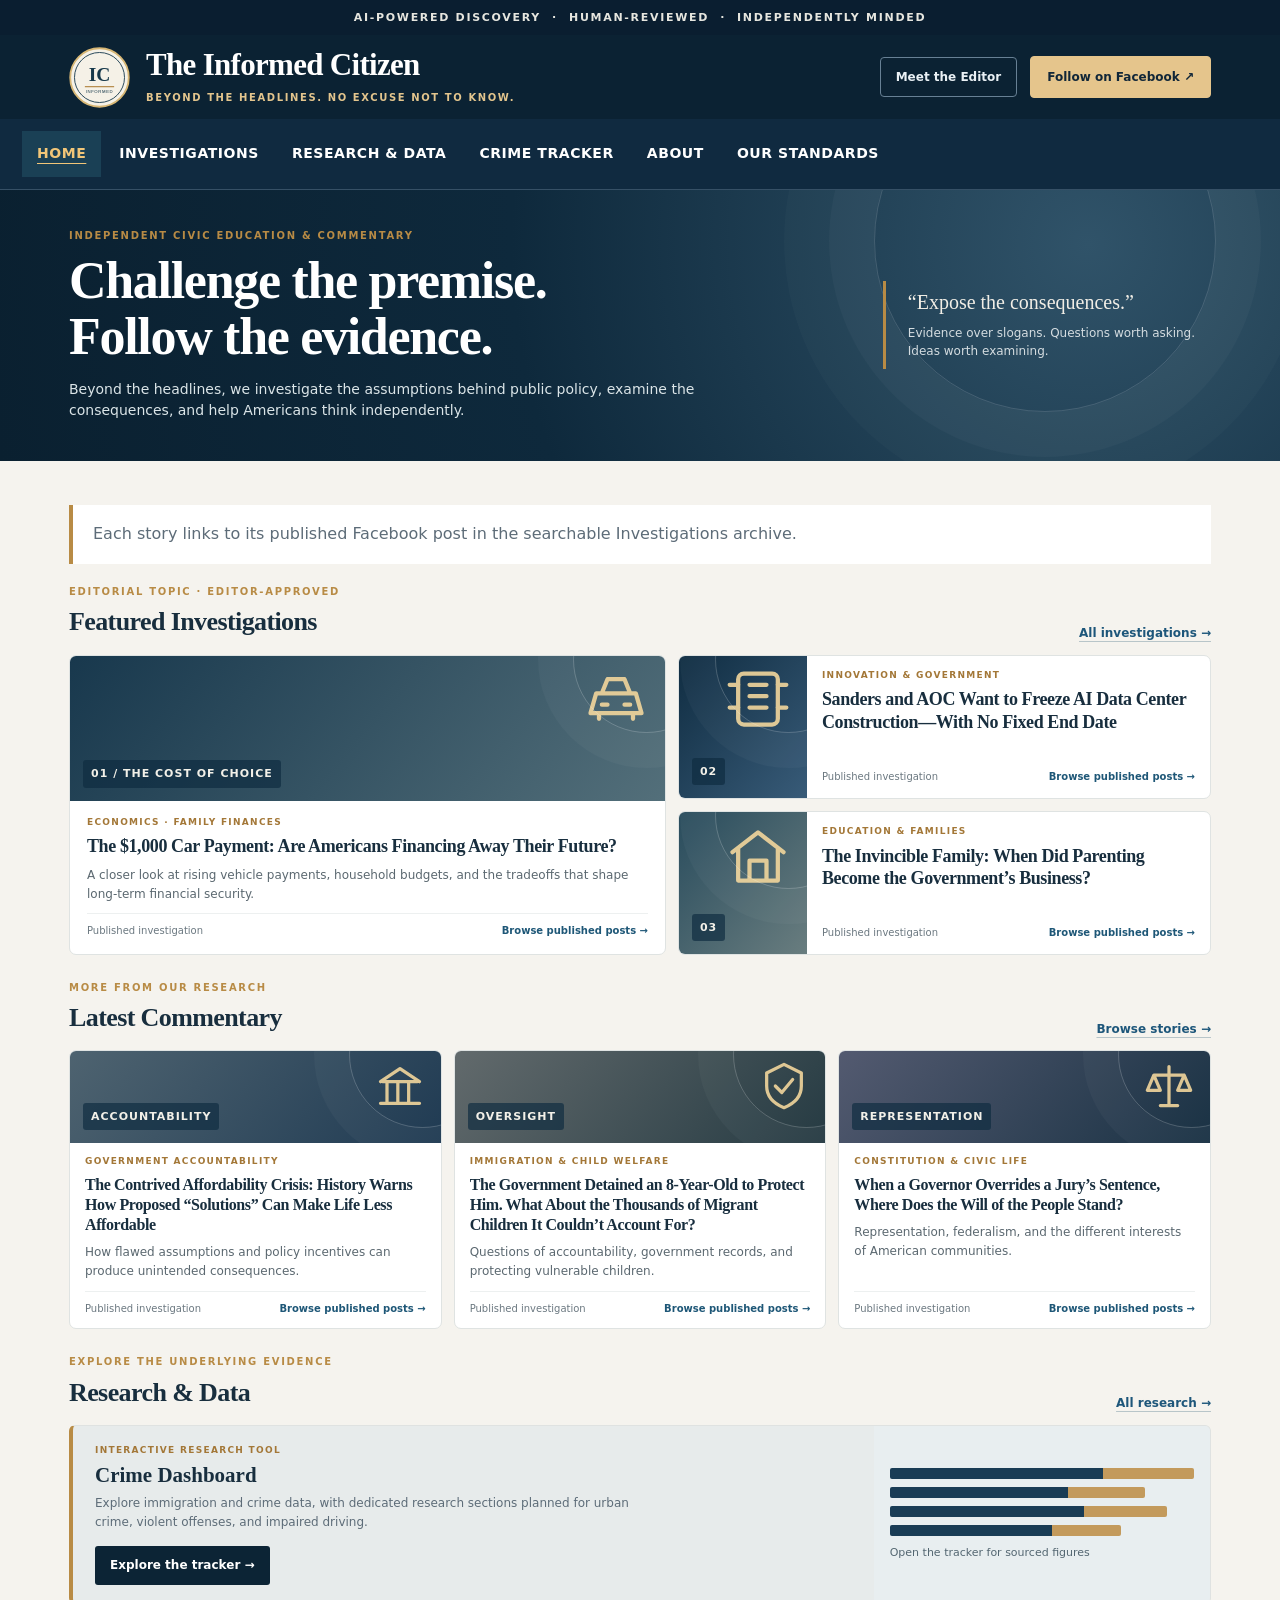
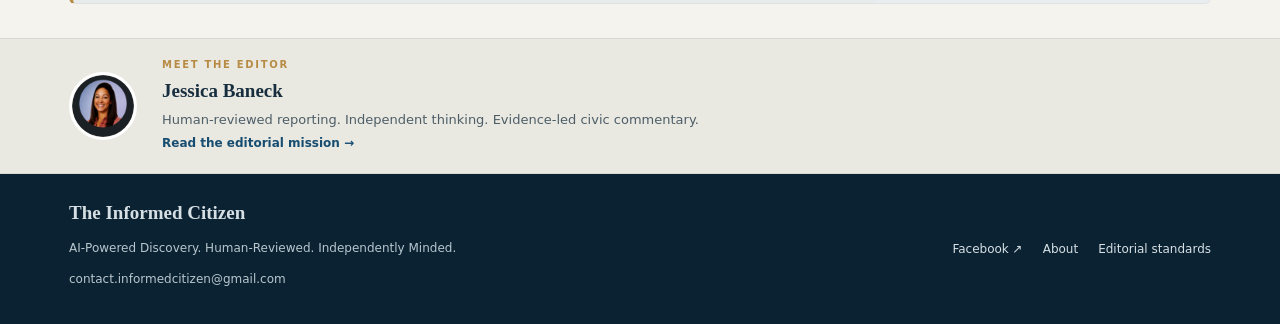
<file: index.html>
<!DOCTYPE html>

<html lang="en"><head><meta charset="utf-8"/><meta content="width=device-width,initial-scale=1" name="viewport"/><title>The Informed Citizen | Beyond the Headlines</title><link rel="canonical" href="https://theinformedcitizenproject.com/"><meta property="og:type" content="website"><meta property="og:site_name" content="The Informed Citizen"><meta property="og:title" content="The Informed Citizen | Beyond the Headlines"><meta property="og:url" content="https://theinformedcitizenproject.com/"><meta name="twitter:card" content="summary"><meta content="Independent investigations and civic education. Beyond the headlines." name="description"/><style>
:root{--ink:#142b3e;--navy:#102a40;--muted:#5d6c78;--gold:#b88b45;--paper:#f7f7f4;--line:#dce1e3;--white:#fff}*{box-sizing:border-box}html{scroll-behavior:smooth}body{margin:0;background:var(--paper);color:var(--ink);font-family:system-ui,-apple-system,Segoe UI,Arial,sans-serif;line-height:1.55}a{color:inherit;text-decoration:none}a:hover{text-decoration:underline}.shell{max-width:1190px;margin:auto;padding:0 24px}.topline{background:#0a1e30;color:#e6e6df;font-size:11px;letter-spacing:1.7px;text-align:center;padding:9px 10px;font-weight:700}.mast{background:#fff;border-bottom:1px solid var(--line)}.mastin{display:flex;align-items:center;justify-content:space-between;gap:20px;min-height:110px}.identity{display:flex;align-items:center;gap:16px}.identity img{width:78px;height:78px;border-radius:50%;object-fit:cover}.name{font-family:Georgia,serif;font-size:clamp(22px,2.6vw,31px);font-weight:bold;letter-spacing:-.7px;line-height:1}.tag{font-size:10px;letter-spacing:1.9px;color:var(--gold);font-weight:800;margin-top:10px}.actions{display:flex;align-items:center;gap:13px}.outline{border:1px solid #aab7c0;border-radius:4px;padding:10px 15px;font-size:12px;font-weight:750}.fb{background:var(--navy);color:white;border:1px solid var(--navy);padding:11px 16px;border-radius:4px;font-size:12px;font-weight:750}.nav{background:white;border-bottom:1px solid var(--line)}.navin{display:flex;gap:32px;align-items:center;overflow-x:auto;white-space:nowrap}.nav a{padding:14px 0;font-size:12px;letter-spacing:.7px;font-weight:800;text-transform:uppercase;border-bottom:3px solid transparent}.nav a:first-child{border-color:var(--gold)}.hero{background:linear-gradient(120deg,#102b42,#1b3b50);color:white;position:relative;overflow:hidden}.hero:after{content:"";position:absolute;right:-80px;top:-190px;width:510px;height:510px;border:1px solid #ffffff25;border-radius:50%;box-shadow:0 0 0 60px #ffffff08,0 0 0 120px #ffffff05}.heroin{padding:61px 24px 66px;position:relative;z-index:1;display:grid;grid-template-columns:1.4fr .6fr;gap:48px;align-items:center}.eyebrow{font-size:11px;font-weight:850;letter-spacing:2.2px;text-transform:uppercase;color:var(--gold)}.hero h1{font-family:Georgia,serif;font-size:clamp(38px,5vw,63px);line-height:1.08;letter-spacing:-1.7px;margin:15px 0 20px;font-weight:600}.hero p{max-width:670px;color:#dbe5e8;font-size:15px}.herobox{border-left:3px solid var(--gold);padding:8px 0 8px 22px;color:#f1eee6}.herobox strong{display:block;font-family:Georgia,serif;font-size:23px;font-weight:normal;line-height:1.3}.herobox small{display:block;margin-top:18px;color:#d4dce0;font-size:12px}.main{padding-top:43px;padding-bottom:64px}.sectionhead{display:flex;justify-content:space-between;align-items:end;gap:15px;margin-bottom:20px}.sectionhead h2{font-family:Georgia,serif;font-size:30px;letter-spacing:-.6px;margin:3px 0 0}.sectionhead a{font-size:12px;font-weight:800;color:#1d567a}.grid{display:grid;grid-template-columns:repeat(3,minmax(0,1fr));gap:19px}.featuregrid{display:grid;grid-template-columns:1.45fr 1fr;gap:20px}.story{background:white;border:1px solid var(--line);overflow:hidden;display:flex;flex-direction:column}.art{height:160px;position:relative;overflow:hidden;display:flex;align-items:end;padding:19px;background:linear-gradient(130deg,#2e4857,#112c40);color:#f2f0e8}.art:after{content:"";position:absolute;width:180px;height:180px;right:-70px;top:-75px;border:1px solid #ffffff35;border-radius:50%;box-shadow:0 0 0 35px #ffffff08}.art em{position:relative;z-index:1;font-style:normal;font-family:Georgia,serif;font-size:35px;opacity:.7}.art.car{background:linear-gradient(130deg,#4b5d64,#182d3c)}.art.ai{background:linear-gradient(130deg,#244c5d,#101f32)}.art.school{background:linear-gradient(130deg,#77715c,#273b40)}.art.gov{background:linear-gradient(130deg,#4e6370,#203b53)}.art.child{background:linear-gradient(130deg,#626a6c,#263b43)}.art.civic{background:linear-gradient(130deg,#535a70,#1a3244)}.storybody{padding:20px 21px 22px;flex:1;display:flex;flex-direction:column}.kicker{color:#a37737;font-size:10px;letter-spacing:1.5px;text-transform:uppercase;font-weight:850}.story h3{font-family:Georgia,serif;font-size:22px;line-height:1.25;letter-spacing:-.4px;margin:9px 0 10px}.story p{color:#5b6870;font-size:13px;margin:0 0 17px}.story .bottom{margin-top:auto;display:flex;align-items:center;justify-content:space-between;gap:8px;border-top:1px solid #edf0f0;padding-top:14px;font-size:11px;color:#6b7880}.story .bottom a{color:#1e5777;font-weight:800}.featured .art{height:240px}.featured h3{font-size:29px}.featured .storybody{padding:26px}.smallstack{display:grid;gap:20px}.smallstack .story{flex-direction:row}.smallstack .art{height:auto;width:135px;flex-shrink:0}.smallstack .storybody{padding:19px}.smallstack h3{font-size:19px}.smallstack p{display:none}.smallstack .bottom{border:0;padding-top:0}.section{margin-top:52px}.research{background:#fff;border:1px solid var(--line);display:grid;grid-template-columns:1.1fr .9fr;overflow:hidden}.researchcopy{padding:38px}.research h3{font-family:Georgia,serif;font-size:29px;line-height:1.2;margin:12px 0}.research p{color:var(--muted);font-size:14px;max-width:560px}.button{display:inline-block;background:var(--navy);color:white;padding:12px 18px;font-size:12px;font-weight:800;margin-top:9px;border-radius:3px}.viz{background:#e8eef0;padding:28px;display:flex;flex-direction:column;justify-content:center;gap:13px}.viz .bar{height:17px;border-radius:2px;background:linear-gradient(90deg,#193c55 70%,#c39a5c 70%)}.viz .bar:nth-child(2){width:84%}.viz .bar:nth-child(3){width:91%}.viz .bar:nth-child(4){width:76%}.viz small{color:#536671;font-size:11px}.aboutband{background:#e9e8e1;border-top:1px solid #d9d9d1;border-bottom:1px solid #d9d9d1}.aboutin{display:flex;align-items:center;gap:25px;padding-top:29px;padding-bottom:29px}.aboutin img{width:88px;height:88px;object-fit:cover;border-radius:50%;border:3px solid white}.aboutin h3{font-family:Georgia,serif;font-size:23px;margin:4px 0}.aboutin p{font-size:13px;color:#4d5e68;margin:0}.aboutin a{font-size:12px;color:#174d70;font-weight:800}.footer{background:#0e2639;color:#d6e0e4;padding:38px 0}.footerin{display:flex;justify-content:space-between;gap:20px;align-items:center}.footer strong{font-family:Georgia,serif;font-size:19px}.footer p{font-size:12px;color:#b7c7cd}.footlinks{display:flex;gap:20px;font-size:12px}.preview{position:fixed;bottom:14px;right:14px;background:#fff;color:#1b3c50;border:1px solid #c7d0d5;box-shadow:0 5px 30px #0002;padding:9px 13px;font-size:11px;font-weight:750;z-index:5;border-radius:5px}@media(max-width:800px){.heroin{grid-template-columns:1fr;gap:20px}.herobox{display:none}.featuregrid{grid-template-columns:1fr}.grid{grid-template-columns:repeat(2,minmax(0,1fr))}.actions .outline{display:none}.mastin{min-height:90px}.identity img{width:58px;height:58px}.name{font-size:22px}.tag{font-size:8px}.research{grid-template-columns:1fr}.viz{min-height:160px}.footerin{flex-direction:column;align-items:start}}@media(max-width:530px){.shell{padding-left:17px;padding-right:17px}.mastin{gap:10px}.name{font-size:19px}.tag{font-size:7px;letter-spacing:1px}.fb{font-size:10px;padding:9px}.navin{gap:20px}.nav a{font-size:10px}.heroin{padding-top:42px;padding-bottom:45px}.hero h1{font-size:39px}.grid{grid-template-columns:1fr}.smallstack .art{width:90px}.smallstack h3{font-size:17px}.featured .art{height:180px}.featured h3{font-size:24px}.sectionhead h2{font-size:27px}.aboutin img{width:68px;height:68px}.aboutin{gap:15px}.preview{font-size:9px}}

/* Shared editorial pages */
.page-hero{padding:54px 0 28px}.page-hero h1{font-size:clamp(36px,5vw,62px);line-height:1.08;letter-spacing:-1.5px;margin:8px 0 12px}.eyebrow{font-size:12px;font-weight:800;letter-spacing:2px;text-transform:uppercase;color:var(--gold)}.intro{max-width:740px;color:var(--muted);font-size:17px}.page-main{min-height:65vh;padding-bottom:70px}.article-grid{display:grid;grid-template-columns:repeat(3,minmax(0,1fr));gap:18px;margin:26px 0}.story-tile{border:1px solid var(--line);border-radius:10px;background:#fff;padding:22px;display:flex;flex-direction:column;gap:12px;min-height:190px}.story-tile h2{font-size:21px;line-height:1.25;margin:0}.story-tile p{color:var(--muted);margin:0}.story-tile a,.cta-link{font-weight:800;color:#234b69;margin-top:auto}.filters{display:flex;gap:10px;flex-wrap:wrap;margin:20px 0}.filter{border:1px solid #cad2d7;background:#fff;padding:10px 15px;border-radius:24px;font-weight:700;color:var(--ink);cursor:pointer}.filter[aria-pressed=true]{background:var(--navy);color:white}.searchbox{padding:13px 16px;width:100%;max-width:500px;border:1px solid #cbd4d9;border-radius:8px;font:inherit}.loadmore{padding:12px 20px;background:var(--navy);color:#fff;border:0;border-radius:6px;font:inherit;font-weight:800;cursor:pointer}.notice{border-left:4px solid var(--gold);background:#fff;padding:17px 20px;color:var(--muted);margin:20px 0}.profile{display:grid;grid-template-columns:200px 1fr;gap:30px;align-items:center;background:#fff;border:1px solid var(--line);border-radius:12px;padding:30px;margin:30px 0}.profile img{width:190px;height:190px;object-fit:cover;border-radius:50%}.readable{max-width:830px;font-size:17px;line-height:1.75}.readable h2{margin-top:32px}.research-panel{border:1px solid var(--line);background:#fff;border-radius:12px;padding:30px;margin:24px 0}.link-list a{display:block;padding:12px 0;border-bottom:1px solid var(--line);font-weight:700}@media(max-width:760px){.article-grid{grid-template-columns:1fr}.profile{grid-template-columns:1fr;text-align:center}.profile img{margin:auto}.page-hero{padding:35px 0 18px}}
</style><style id="site-nav-fix">nav.nav{position:sticky;top:0;z-index:1000;background:#102a40}nav.nav .navin{display:flex;gap:20px;align-items:center;flex-wrap:wrap;padding:12px 0}nav.nav a{color:#fff;text-decoration:none;font-weight:600;font-size:14px}nav.nav a[aria-current="page"]{color:#f2c678;text-decoration:underline;text-underline-offset:5px}.story-tile[hidden],#more[hidden]{display:none!important}@media(max-width:640px){nav.nav .navin{gap:12px;padding:10px 0}nav.nav a{font-size:12px}}</style><link rel="stylesheet" href="editorial-theme.css"></head><body><div class="topline">AI-POWERED DISCOVERY  ·  HUMAN-REVIEWED  ·  INDEPENDENTLY MINDED</div><header class="mast"><div class="shell mastin"><a class="identity" href="index.html"><svg class="brandmark" role="img" aria-label="The Informed Citizen" xmlns="http://www.w3.org/2000/svg" viewBox="0 0 100 100"><circle cx="50" cy="50" r="48" fill="#f5f1e7" stroke="#d7b775" stroke-width="3"/><circle cx="50" cy="50" r="41" fill="none" stroke="#1b3d50" stroke-width="1.5"/><text x="50" y="55" text-anchor="middle" font-family="Georgia,serif" font-weight="bold" font-size="32" fill="#17394b">IC</text><path d="M26 65h48" stroke="#b58b4b" stroke-width="2"/><text x="50" y="76" text-anchor="middle" font-family="Arial,sans-serif" font-size="7" letter-spacing="1" fill="#17394b">INFORMED</text></svg><div><div class="name">The Informed Citizen</div><div class="tag">BEYOND THE HEADLINES. NO EXCUSE NOT TO KNOW.</div></div></a><div class="actions"><a class="outline" href="about.html">Meet the Editor</a><a class="fb" href="https://www.facebook.com/share/19aGaXoDgL/?mibextid=wwXIfr" rel="noopener" target="_blank">Follow on Facebook ↗</a></div></div></header><nav class="nav"><div class="shell navin"><a aria-current="page" href="index.html">Home</a><a href="investigations.html">Investigations</a><a href="research.html">Research &amp; Data</a><a href="crime-tracker.html">Crime Tracker</a><a href="about.html">About</a><a href="methodology.html">Our Standards</a></div></nav><section class="hero"><div class="shell heroin"><div><div class="eyebrow">Independent civic education &amp; commentary</div><h1>Challenge the premise.<br/>Follow the evidence.</h1><p>Beyond the headlines, we investigate the assumptions behind public policy, examine the consequences, and help Americans think independently.</p></div><div class="herobox"><strong>“Expose the consequences.”</strong><small>Evidence over slogans. Questions worth asking. Ideas worth examining.</small></div></div></section><main class="shell main"><div class="notice shell">Each story links to its published Facebook post in the searchable Investigations archive.</div><section><div class="sectionhead"><div><div class="eyebrow">Editorial topic · Editor-approved</div><h2>Featured Investigations</h2></div><a href="investigations.html">All investigations →</a></div><div class="featuregrid"><article class="story featured"><div class="art car"><em>01 / THE COST OF CHOICE</em><span class="editorial-symbol" aria-hidden="true"><svg viewBox="0 0 24 24"><path d="M3 17h18l-2-7H5zM7 10l2-5h6l2 5M6 17v2m12-2v2M7 14h2m6 0h2"/></svg></span></div><div class="storybody"><div class="kicker">Economics · Family finances</div><h3><a href="https://www.facebook.com/share/p/19rZbtHtNw/?mibextid=wwXIfr" rel="noopener noreferrer" target="_blank">The $1,000 Car Payment: Are Americans Financing Away Their Future?</a></h3><p>A closer look at rising vehicle payments, household budgets, and the tradeoffs that shape long-term financial security.</p><div class="bottom"><span>Published investigation</span><a href="investigations.html">Browse published posts →</a></div></div></article><div class="smallstack"><article class="story"><div class="art ai"><em>02</em><span class="editorial-symbol" aria-hidden="true"><svg viewBox="0 0 24 24"><rect x="5" y="3" width="14" height="18" rx="2"/><path d="M9 7h6M9 11h6M9 15h6M2 7h3m14 0h3M2 15h3m14 0h3"/></svg></span></div><div class="storybody"><div class="kicker">Innovation &amp; government</div><h3><a href="https://www.facebook.com/share/1KEGtc9ABR/?mibextid=wwXIfr" rel="noopener noreferrer" target="_blank">Sanders and AOC Want to Freeze AI Data Center Construction—With No Fixed End Date</a></h3><div class="bottom"><span>Published investigation</span><a href="investigations.html">Browse published posts →</a></div></div></article><article class="story"><div class="art school"><em>03</em><span class="editorial-symbol" aria-hidden="true"><svg viewBox="0 0 24 24"><path d="M3 11 12 4l9 7M5 10v11h14V10M9 21v-7h6v7"/></svg></span></div><div class="storybody"><div class="kicker">Education &amp; families</div><h3><a href="https://www.facebook.com/share/1JA9yYzC1A/?mibextid=wwXIfr" rel="noopener noreferrer" target="_blank">The Invincible Family: When Did Parenting Become the Government’s Business?</a></h3><div class="bottom"><span>Published investigation</span><a href="investigations.html">Browse published posts →</a></div></div></article></div></div></section><section class="section"><div class="sectionhead"><div><div class="eyebrow">More from our research</div><h2>Latest Commentary</h2></div><a href="investigations.html">Browse stories →</a></div><div class="grid"><article class="story"><div class="art gov"><em>ACCOUNTABILITY</em><span class="editorial-symbol" aria-hidden="true"><svg viewBox="0 0 24 24"><path d="M3 10 12 4l9 6M4 10h16M6 10v10m5-10v10m5-10v10M3 20h18"/></svg></span></div><div class="storybody"><div class="kicker">Government accountability</div><h3><a href="https://www.facebook.com/share/1FDDnfj3Ny/?mibextid=wwXIfr" rel="noopener noreferrer" target="_blank">The Contrived Affordability Crisis: History Warns How Proposed “Solutions” Can Make Life Less Affordable</a></h3><p>How flawed assumptions and policy incentives can produce unintended consequences.</p><div class="bottom"><span>Published investigation</span><a href="investigations.html">Browse published posts →</a></div></div></article><article class="story"><div class="art child"><em>OVERSIGHT</em><span class="editorial-symbol" aria-hidden="true"><svg viewBox="0 0 24 24"><path d="M12 2 20 6v6c0 5-3 8-8 10-5-2-8-5-8-10V6zM8 12l3 3 5-6"/></svg></span></div><div class="storybody"><div class="kicker">Immigration &amp; child welfare</div><h3><a href="https://www.facebook.com/share/v/1CK9tFziit/?mibextid=wwXIfr" rel="noopener noreferrer" target="_blank">The Government Detained an 8-Year-Old to Protect Him. What About the Thousands of Migrant Children It Couldn’t Account For?</a></h3><p>Questions of accountability, government records, and protecting vulnerable children.</p><div class="bottom"><span>Published investigation</span><a href="investigations.html">Browse published posts →</a></div></div></article><article class="story"><div class="art civic"><em>REPRESENTATION</em><span class="editorial-symbol" aria-hidden="true"><svg viewBox="0 0 24 24"><path d="M12 3v18M5 7h14M5 7l-3 7h6zM19 7l-3 7h6zM8 21h8"/></svg></span></div><div class="storybody"><div class="kicker">Constitution &amp; civic life</div><h3><a href="https://www.facebook.com/share/19tiYVCJKF/?mibextid=wwXIfr" rel="noopener noreferrer" target="_blank">When a Governor Overrides a Jury’s Sentence, Where Does the Will of the People Stand?</a></h3><p>Representation, federalism, and the different interests of American communities.</p><div class="bottom"><span>Published investigation</span><a href="investigations.html">Browse published posts →</a></div></div></article></div></section><section class="section"><div class="sectionhead"><div><div class="eyebrow">Explore the underlying evidence</div><h2>Research &amp; Data</h2></div><a href="research.html">All research →</a></div><div class="research"><div class="researchcopy"><div class="kicker">Interactive research tool</div><h3>Crime Dashboard</h3><p>Explore immigration and crime data, with dedicated research sections planned for urban crime, violent offenses, and impaired driving.</p><a class="button" href="crime-tracker.html">Explore the tracker →</a></div><div aria-label="Decorative chart preview" class="viz"><div class="bar"></div><div class="bar"></div><div class="bar"></div><div class="bar"></div><small>Open the tracker for sourced figures</small></div></div></section></main><section class="aboutband"><div class="shell aboutin"><img alt="Editor Jessica Baneck" src="[data-uri]"/><div><div class="eyebrow">Meet the editor</div><h3>Jessica Baneck</h3><p>Human-reviewed reporting. Independent thinking. Evidence-led civic commentary.</p><a href="about.html">Read the editorial mission →</a></div></div></section><footer class="footer"><div class="shell footerin"><div><strong>The Informed Citizen</strong><p>AI-Powered Discovery. Human-Reviewed. Independently Minded.</p><p>contact.informedcitizen@gmail.com</p></div><div class="footlinks"><a href="https://www.facebook.com/share/19aGaXoDgL/?mibextid=wwXIfr" rel="noopener" target="_blank">Facebook ↗</a><a href="about.html">About</a><a href="methodology.html">Editorial standards</a></div></div></footer></body></html>
</file>
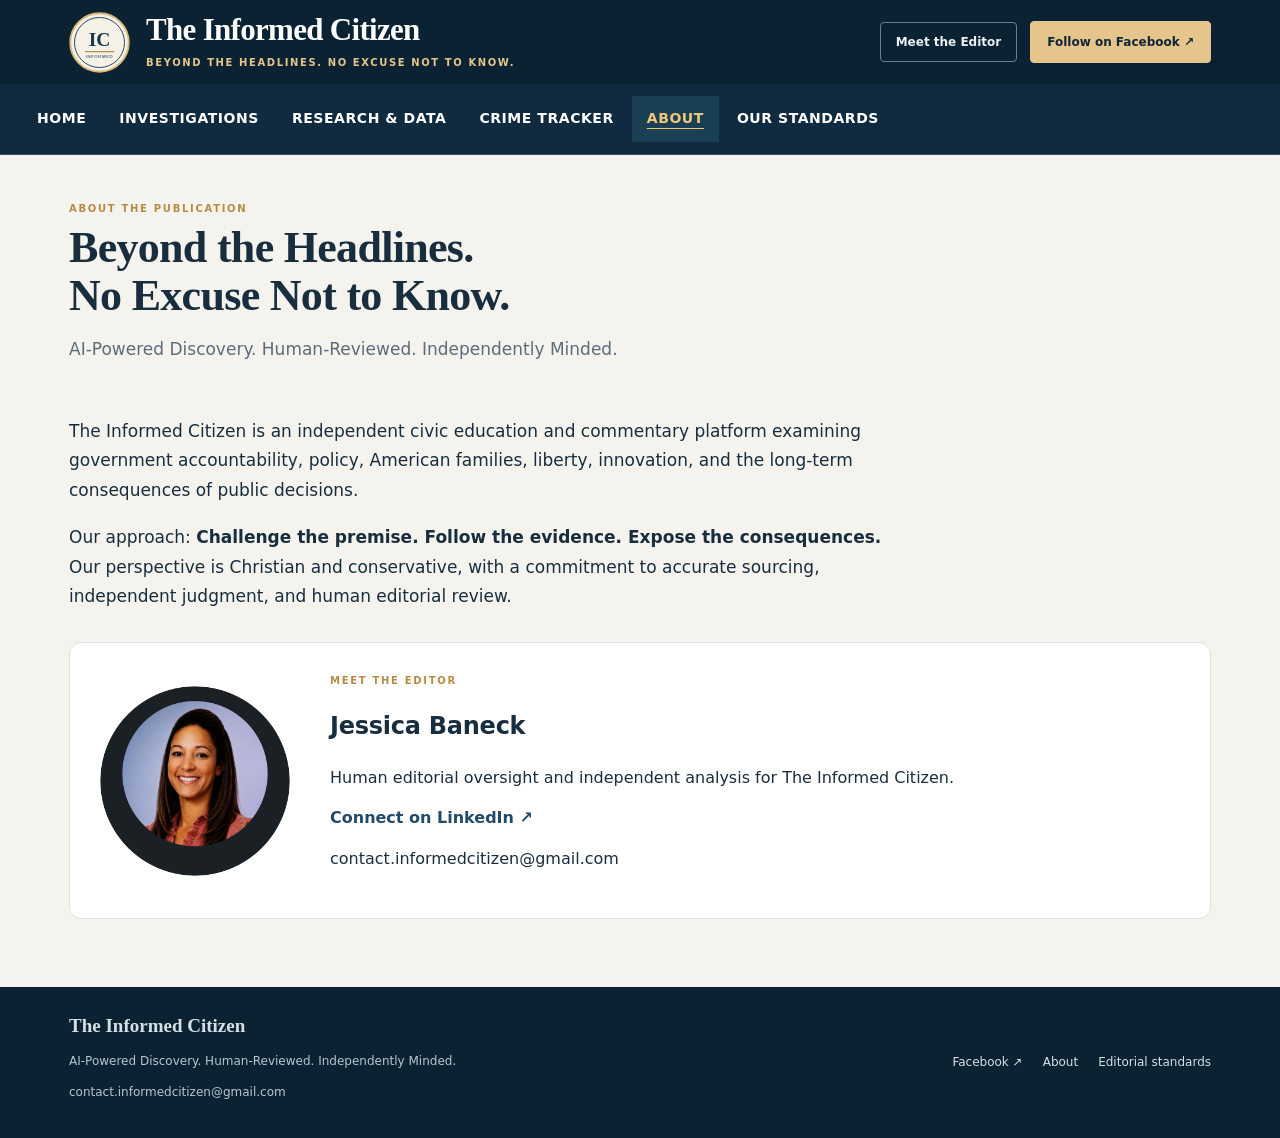
<file: about.html>
<!doctype html><html lang="en"><head><meta charset="utf-8"><meta name="viewport" content="width=device-width,initial-scale=1"><title>About | The Informed Citizen</title><link rel="canonical" href="https://theinformedcitizenproject.com/about.html"><meta property="og:type" content="website"><meta property="og:site_name" content="The Informed Citizen"><meta property="og:title" content="About | The Informed Citizen"><meta property="og:url" content="https://theinformedcitizenproject.com/about.html"><meta name="twitter:card" content="summary"><meta name="description" content="Independent civic education and investigations."><link rel="stylesheet" href="styles.css"><link rel="icon" href="logo.jpg"><style id="site-nav-fix">nav.nav{position:sticky;top:0;z-index:1000;background:#102a40}nav.nav .navin{display:flex;gap:20px;align-items:center;flex-wrap:wrap;padding:12px 0}nav.nav a{color:#fff;text-decoration:none;font-weight:600;font-size:14px}nav.nav a[aria-current="page"]{color:#f2c678;text-decoration:underline;text-underline-offset:5px}.story-tile[hidden],#more[hidden]{display:none!important}@media(max-width:640px){nav.nav .navin{gap:12px;padding:10px 0}nav.nav a{font-size:12px}}</style><link rel="stylesheet" href="editorial-theme.css"></head><body><header class="mast"><div class="shell mastin"><a class="identity" href="index.html"><svg class="brandmark" role="img" aria-label="The Informed Citizen" xmlns="http://www.w3.org/2000/svg" viewBox="0 0 100 100"><circle cx="50" cy="50" r="48" fill="#f5f1e7" stroke="#d7b775" stroke-width="3"/><circle cx="50" cy="50" r="41" fill="none" stroke="#1b3d50" stroke-width="1.5"/><text x="50" y="55" text-anchor="middle" font-family="Georgia,serif" font-weight="bold" font-size="32" fill="#17394b">IC</text><path d="M26 65h48" stroke="#b58b4b" stroke-width="2"/><text x="50" y="76" text-anchor="middle" font-family="Arial,sans-serif" font-size="7" letter-spacing="1" fill="#17394b">INFORMED</text></svg><div><div class="name">The Informed Citizen</div><div class="tag">BEYOND THE HEADLINES. NO EXCUSE NOT TO KNOW.</div></div></a><div class="actions"><a class="outline" href="about.html">Meet the Editor</a><a class="fb" href="https://www.facebook.com/share/19aGaXoDgL/?mibextid=wwXIfr" rel="noopener" target="_blank">Follow on Facebook ↗</a></div></div></header><nav class="nav"><div class="shell navin"><a href="index.html">Home</a><a href="investigations.html">Investigations</a><a href="research.html">Research &amp; Data</a><a href="crime-tracker.html">Crime Tracker</a><a aria-current="page" href="about.html">About</a><a href="methodology.html">Our Standards</a></div></nav><main class="shell page-main"><section class="page-hero"><div class="eyebrow">About the publication</div><h1>Beyond the Headlines.<br>No Excuse Not to Know.</h1><p class="intro">AI-Powered Discovery. Human-Reviewed. Independently Minded.</p></section><div class="readable"><p>The Informed Citizen is an independent civic education and commentary platform examining government accountability, policy, American families, liberty, innovation, and the long-term consequences of public decisions.</p><p>Our approach: <strong>Challenge the premise. Follow the evidence. Expose the consequences.</strong> Our perspective is Christian and conservative, with a commitment to accurate sourcing, independent judgment, and human editorial review.</p></div><section class="profile"><img src="editor-photo.png" alt="Portrait of editor Jessica Baneck"><div><div class="eyebrow">Meet the editor</div><h2>Jessica Baneck</h2><p>Human editorial oversight and independent analysis for The Informed Citizen.</p><p><a class="cta-link" href="https://www.linkedin.com/in/jessica-moton-baneck" target="_blank" rel="noopener noreferrer">Connect on LinkedIn ↗</a></p><p><a href="mailto:contact.informedcitizen@gmail.com">contact.informedcitizen@gmail.com</a></p></div></section></main><footer class="footer"><div class="shell footerin"><div><strong>The Informed Citizen</strong><p>AI-Powered Discovery. Human-Reviewed. Independently Minded.</p><p>contact.informedcitizen@gmail.com</p></div><div class="footlinks"><a href="https://www.facebook.com/share/19aGaXoDgL/?mibextid=wwXIfr" rel="noopener" target="_blank">Facebook ↗</a><a href="about.html">About</a><a href="methodology.html">Editorial standards</a></div></div></footer></body></html>
</file>
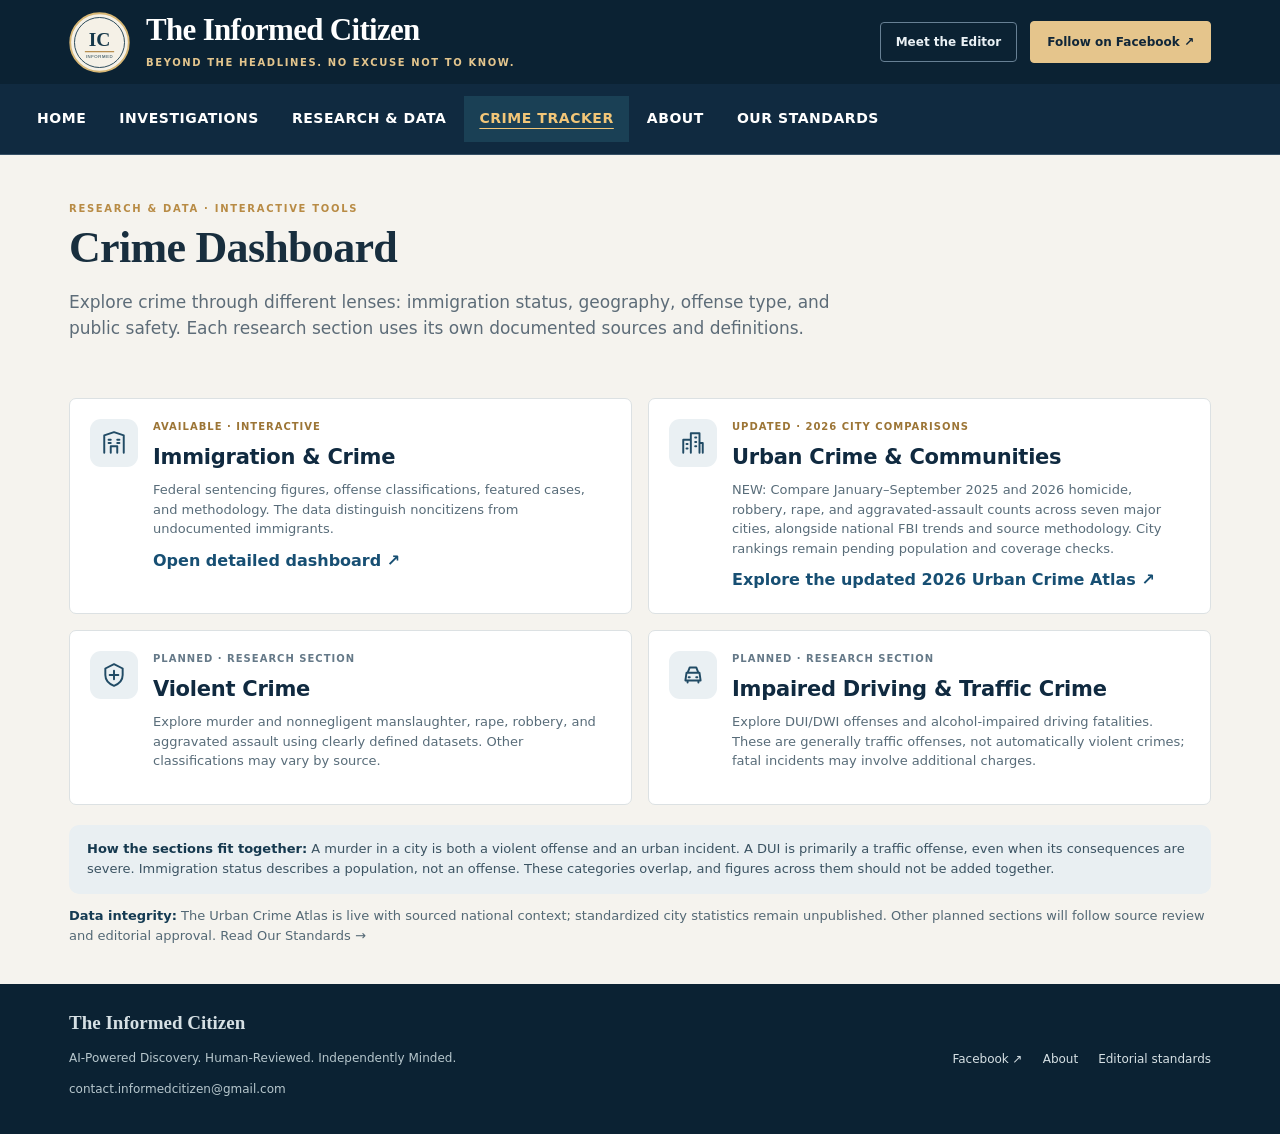
<file: crime-tracker.html>
<!doctype html><html lang="en"><head><meta charset="utf-8"><meta name="viewport" content="width=device-width,initial-scale=1"><title>Research &amp; Data | The Informed Citizen</title><link rel="canonical" href="https://theinformedcitizenproject.com/crime-tracker.html"><meta property="og:type" content="website"><meta property="og:site_name" content="The Informed Citizen"><meta property="og:title" content="Research &amp; Data | The Informed Citizen"><meta property="og:url" content="https://theinformedcitizenproject.com/crime-tracker.html"><meta name="twitter:card" content="summary"><meta name="description" content="Independent civic education and investigations."><link rel="stylesheet" href="styles.css"><link rel="icon" href="logo.jpg"><style id="site-nav-fix">nav.nav{position:sticky;top:0;z-index:1000;background:#102a40}nav.nav .navin{display:flex;gap:20px;align-items:center;flex-wrap:wrap;padding:12px 0}nav.nav a{color:#fff;text-decoration:none;font-weight:600;font-size:14px}nav.nav a[aria-current="page"]{color:#f2c678;text-decoration:underline;text-underline-offset:5px}.story-tile[hidden],#more[hidden]{display:none!important}@media(max-width:640px){nav.nav .navin{gap:12px;padding:10px 0}nav.nav a{font-size:12px}}</style><style id="crime-hub-style">
.crimeintro{max-width:850px}.crimegrid{display:grid;grid-template-columns:repeat(2,minmax(0,1fr));gap:16px;margin:20px 0}.crimecard{border:1px solid #dce1e3;border-radius:13px;background:#fff;padding:20px;display:flex;gap:15px;align-items:flex-start;min-height:175px}.crimeicon{width:48px;height:48px;flex-shrink:0;border-radius:11px;background:#eaf0f3;display:grid;place-items:center;color:#214b65}.crimeicon svg{width:26px;height:26px;stroke:currentColor;stroke-width:1.8;stroke-linecap:round;stroke-linejoin:round;fill:none}.crimecard h2{font-size:21px;margin:0 0 7px;color:#102a40}.crimecard p{font-size:13px;color:#586c79;line-height:1.5;margin:0 0 10px}.crimecard a{font-weight:750;color:#174f73}.crimeflag{font-size:10px;font-weight:850;text-transform:uppercase;letter-spacing:1px;color:#9c7536;margin-bottom:6px}.crimeflag.planned{color:#657988}.crimenote{background:#e9eff2;border-radius:10px;padding:14px 18px;font-size:13px;line-height:1.55;color:#3b5362;margin:16px 0 0}.crimenote strong{color:#16394f}.crimehero{padding-bottom:8px}.crimehero h1{margin-bottom:10px}.crimehero .intro{max-width:780px}.crimeguide{font-size:13px;margin:12px 0 0;color:#536875}.crimeguide strong{color:#153b53}@media(max-width:740px){.crimegrid{grid-template-columns:1fr}.crimecard{min-height:0;padding:17px}.crimeicon{width:42px;height:42px}.crimecard h2{font-size:19px}}
</style><link rel="stylesheet" href="editorial-theme.css"></head><body><header class="mast"><div class="shell mastin"><a class="identity" href="index.html"><svg class="brandmark" role="img" aria-label="The Informed Citizen" xmlns="http://www.w3.org/2000/svg" viewBox="0 0 100 100"><circle cx="50" cy="50" r="48" fill="#f5f1e7" stroke="#d7b775" stroke-width="3"/><circle cx="50" cy="50" r="41" fill="none" stroke="#1b3d50" stroke-width="1.5"/><text x="50" y="55" text-anchor="middle" font-family="Georgia,serif" font-weight="bold" font-size="32" fill="#17394b">IC</text><path d="M26 65h48" stroke="#b58b4b" stroke-width="2"/><text x="50" y="76" text-anchor="middle" font-family="Arial,sans-serif" font-size="7" letter-spacing="1" fill="#17394b">INFORMED</text></svg><div><div class="name">The Informed Citizen</div><div class="tag">BEYOND THE HEADLINES. NO EXCUSE NOT TO KNOW.</div></div></a><div class="actions"><a class="outline" href="about.html">Meet the Editor</a><a class="fb" href="https://www.facebook.com/share/19aGaXoDgL/?mibextid=wwXIfr" rel="noopener" target="_blank">Follow on Facebook ↗</a></div></div></header><nav class="nav"><div class="shell navin"><a href="index.html">Home</a><a href="investigations.html">Investigations</a><a href="research.html">Research &amp; Data</a><a aria-current="page" href="crime-tracker.html">Crime Tracker</a><a href="about.html">About</a><a href="methodology.html">Our Standards</a></div></nav><main class="shell page-main"><section class="page-hero crimehero"><div class="eyebrow">Research &amp; Data · Interactive tools</div><h1>Crime Dashboard</h1><p class="intro crimeintro">Explore crime through different lenses: immigration status, geography, offense type, and public safety. Each research section uses its own documented sources and definitions.</p></section><div class="crimegrid">
<article class="crimecard"><div class="crimeicon" aria-hidden="true"><svg viewBox="0 0 24 24"><path d="M3 21V5l9-3 9 3v16M9 21v-6h6v6M7 9h2m6 0h2M7 12h2m6 0h2"/></svg></div><div><div class="crimeflag ">Available · Interactive</div><h2>Immigration &amp; Crime</h2><p>Federal sentencing figures, offense classifications, featured cases, and methodology. The data distinguish noncitizens from undocumented immigrants.</p><a href="immigration-crime.html">Open detailed dashboard ↗</a></div></article>
<article class="crimecard"><div class="crimeicon" aria-hidden="true"><svg viewBox="0 0 24 24"><path d="M3 21V9h7v12M10 21V3h8v18M18 21v-9h3v9M6 13h1m-1 4h1m7-10h1m-1 4h1m-1 4h1"/></svg></div><div><div class="crimeflag">Updated · 2026 city comparisons</div><h2>Urban Crime &amp; Communities</h2><p>NEW: Compare January–September 2025 and 2026 homicide, robbery, rape, and aggravated-assault counts across seven major cities, alongside national FBI trends and source methodology. City rankings remain pending population and coverage checks.</p><a href="urban-crime.html?v=ad768f8">Explore the updated 2026 Urban Crime Atlas ↗</a></div></article>
<article class="crimecard"><div class="crimeicon" aria-hidden="true"><svg viewBox="0 0 24 24"><path d="M12 2 20 6v6c0 5-3 8-8 10-5-2-8-5-8-10V6zM8 12h8M12 8v8"/></svg></div><div><div class="crimeflag planned">Planned · Research section</div><h2>Violent Crime</h2><p>Explore murder and nonnegligent manslaughter, rape, robbery, and aggravated assault using clearly defined datasets. Other classifications may vary by source.</p></div></article>
<article class="crimecard"><div class="crimeicon" aria-hidden="true"><svg viewBox="0 0 24 24"><path d="M5 17h14l-1-7H6zM7 10l2-5h6l2 5M7 17v2m10-2v2M8 14h1m6 0h1"/></svg></div><div><div class="crimeflag planned">Planned · Research section</div><h2>Impaired Driving &amp; Traffic Crime</h2><p>Explore DUI/DWI offenses and alcohol-impaired driving fatalities. These are generally traffic offenses, not automatically violent crimes; fatal incidents may involve additional charges.</p></div></article>
</div><div class="crimenote"><strong>How the sections fit together:</strong> A murder in a city is both a violent offense and an urban incident. A DUI is primarily a traffic offense, even when its consequences are severe. Immigration status describes a population, not an offense. These categories overlap, and figures across them should not be added together.</div><p class="crimeguide"><strong>Data integrity:</strong> The Urban Crime Atlas is live with sourced national context; standardized city statistics remain unpublished. Other planned sections will follow source review and editorial approval. <a href="methodology.html">Read Our Standards →</a></p></main><footer class="footer"><div class="shell footerin"><div><strong>The Informed Citizen</strong><p>AI-Powered Discovery. Human-Reviewed. Independently Minded.</p><p>contact.informedcitizen@gmail.com</p></div><div class="footlinks"><a href="https://www.facebook.com/share/19aGaXoDgL/?mibextid=wwXIfr" rel="noopener" target="_blank">Facebook ↗</a><a href="about.html">About</a><a href="methodology.html">Editorial standards</a></div></div></footer></body></html>
</file>
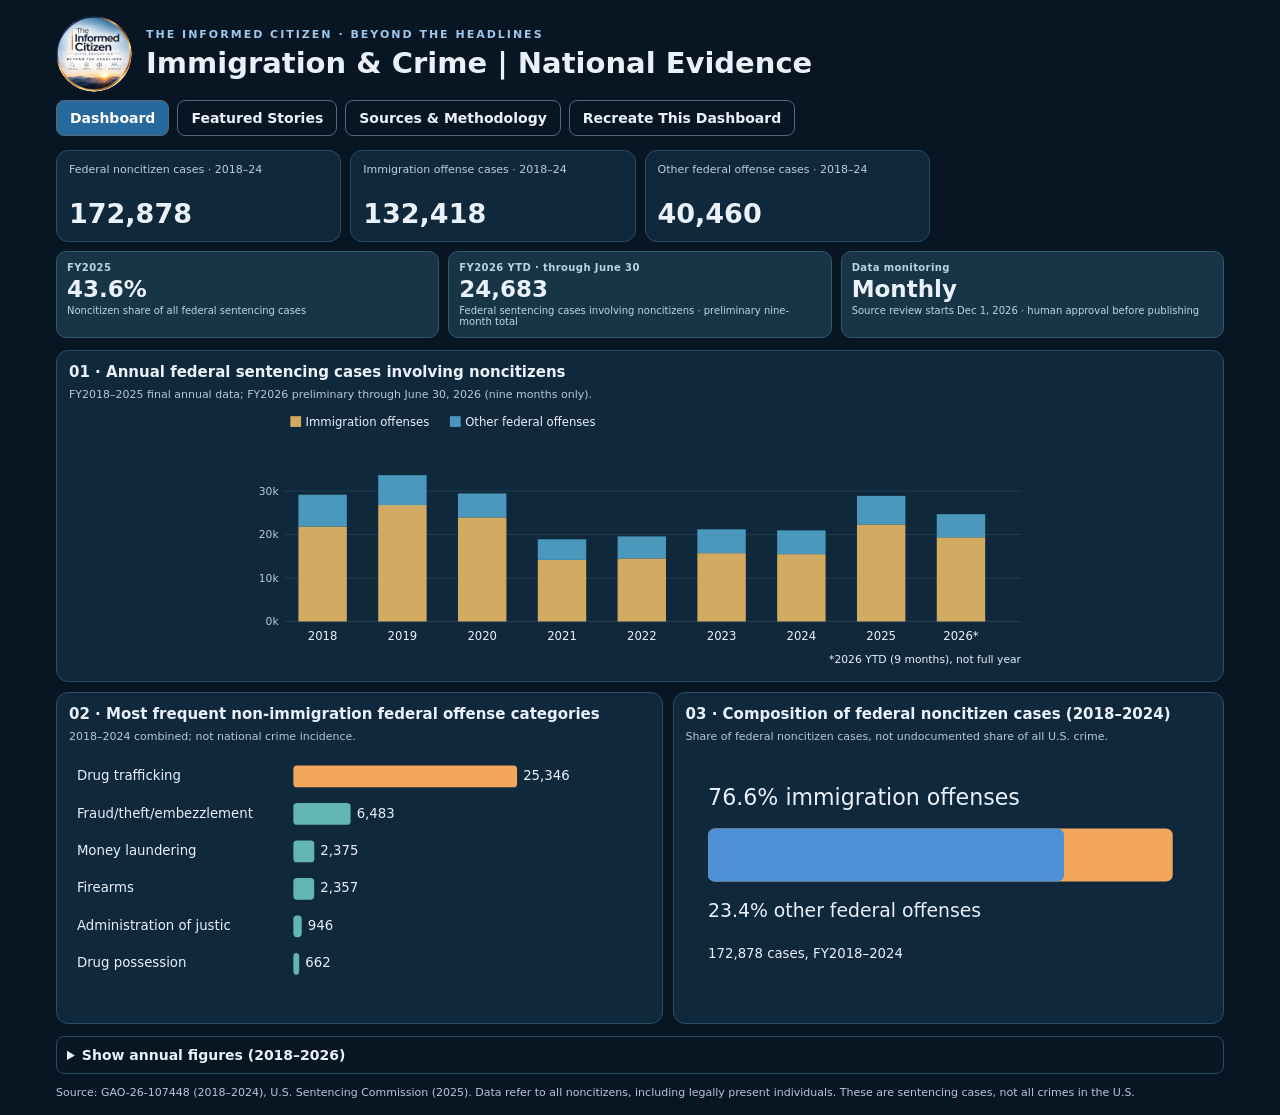
<file: immigration-crime 2.html>
<!DOCTYPE html>

<html lang="en"><head><meta charset="utf-8"/><meta content="width=device-width,initial-scale=1" name="viewport"/><title>The Informed Citizen | Immigration Crime Dashboard</title><style>*{box-sizing:border-box}body{margin:0;background:#081624;color:#eaf1f8;font:14px system-ui,-apple-system,Arial}.wrap{max-width:1200px;margin:auto;padding:16px}.brand{font-size:11px;letter-spacing:2px;color:#9ec7ec;font-weight:800}h1{font-size:clamp(20px,3vw,29px);margin:5px 0 12px}.switch{position:absolute;opacity:0;width:1px;height:1px}.nav{display:flex;gap:8px;margin:8px 0 14px}.nav label{border:1px solid #52687b;border-radius:8px;padding:9px 13px;cursor:pointer;font-weight:700}.page{display:none}#dash:checked~.nav label[for=dash],#sources:checked~.nav label[for=sources]{background:#27689d;color:white}#dash:checked~#dashboard,#sources:checked~#methodology{display:block}.metrics{display:grid;grid-template-columns:repeat(4,minmax(0,1fr));gap:9px;margin-bottom:12px}.metric,.panel{background:#10283c;border:1px solid #2a4c65;border-radius:12px;padding:12px}.metric small{display:block;color:#b9cedd;font-size:11px;min-height:30px}.metric strong{display:block;font-size:clamp(18px,2.3vw,27px);margin-top:5px}.charts{display:grid;grid-template-columns:1.1fr 1fr;gap:10px}.wide{grid-column:1/-1}.panel h2{font-size:15px;margin:0 0 7px}.panel p{font-size:11px;color:#b4c8d8;margin:3px 0 8px}.panel svg{display:block;width:100%;height:auto;max-height:260px}.foot{font-size:11px;color:#b4c8d8;margin-top:10px}a{color:#a6d5ff}table{width:100%;border-collapse:collapse}th,td{padding:8px;border-bottom:1px solid #2a4c65;text-align:right}th:first-child,td:first-child{text-align:left}.tablewrap{overflow-x:auto}#methodology{max-width:850px;line-height:1.6}#methodology h2{font-size:19px}details{margin:12px 0;border:1px solid #2a4c65;border-radius:8px;padding:10px}summary{cursor:pointer;font-weight:700}@media(max-width:700px){.metrics{grid-template-columns:repeat(2,minmax(0,1fr))}.charts{grid-template-columns:1fr}.wide{grid-column:auto}.wrap{padding:10px}.metric small{min-height:25px}}.updateband{display:grid;grid-template-columns:repeat(3,minmax(0,1fr));gap:9px;margin:-3px 0 12px}.updateband>div{background:#183447;border:1px solid #315771;border-radius:10px;padding:10px}.updateband b{display:block;font-size:10px;letter-spacing:.4px;color:#b7d4e7}.updateband strong{display:block;font-size:23px;margin:3px 0}.updateband span{display:block;font-size:10px;color:#c1d4e3}@media(max-width:700px){.updateband{grid-template-columns:repeat(2,minmax(0,1fr))}.updateband>div:last-child{grid-column:1/-1}}
#recreate:checked~.nav label[for=recreate]{background:#27689d;color:white}#recreate:checked~#recreatepage{display:block}.promptbox{width:100%;min-height:390px;resize:vertical;border:1px solid #45657c;border-radius:10px;background:#071b2c;color:#eaf1f8;padding:15px;font:12px/1.6 ui-monospace,SFMono-Regular,Consolas,monospace}.copybtn{background:#2b80bd;color:white;border:0;border-radius:8px;padding:10px 16px;font-weight:750;cursor:pointer}.copyrow{display:flex;align-items:center;gap:12px;flex-wrap:wrap;margin:10px 0}.copystatus{color:#b9cedd;font-size:12px}.headerline{display:flex;align-items:center;gap:14px;margin:0 0 8px}.headerline img{width:76px;height:76px;object-fit:contain;flex-shrink:0}.headerline h1{margin:5px 0 0}@media(max-width:700px){.headerline img{width:60px;height:60px}.headerline{gap:9px}} 
#stories:checked~.nav label[for=stories]{background:#27689d;color:white}#stories:checked~#storiespage{display:block}.nav{flex-wrap:wrap}.storygrid{display:grid;grid-template-columns:repeat(2,minmax(0,1fr));gap:12px}.story{background:#10283c;border:1px solid #2a4c65;border-radius:12px;padding:17px}.story h3{font-size:17px;margin:8px 0}.story p{line-height:1.55;color:#c9d8e4}.story .meta{color:#f1b873;font-size:11px;font-weight:800;letter-spacing:.5px}.story a{font-weight:700}.storynote{color:#b9cedd;line-height:1.6;max-width:860px}@media(max-width:700px){.storygrid{grid-template-columns:1fr}}

.headerline img{border-radius:50%;clip-path:circle(50%);background:transparent;object-fit:cover}

.nav label:focus-visible{outline:3px solid #f1b873;outline-offset:3px}
.nav label{user-select:none;-webkit-user-select:none;touch-action:manipulation}
</style></head><body><div class="wrap"><div class="headerline"><img alt="The Informed Citizen logo" src="[data-uri]"/><div><div class="brand">THE INFORMED CITIZEN · BEYOND THE HEADLINES</div><h1>Immigration &amp; Crime | National Evidence</h1></div></div><input checked="" class="switch" id="dash" name="dashboard_tabs" type="radio"/><input class="switch" id="sources" name="dashboard_tabs" type="radio"/><input class="switch" id="recreate" name="dashboard_tabs" type="radio"/><input class="switch" id="stories" name="dashboard_tabs" type="radio"/><nav class="nav"><label for="dash">Dashboard</label><label for="stories">Featured Stories</label><label for="sources">Sources &amp; Methodology</label><label for="recreate">Recreate This Dashboard</label></nav><section class="page" id="dashboard"><div class="metrics"><div class="metric"><small>Federal noncitizen cases · 2018–24</small><strong>172,878</strong></div><div class="metric"><small>Immigration offense cases · 2018–24</small><strong>132,418</strong></div><div class="metric"><small>Other federal offense cases · 2018–24</small><strong>40,460</strong></div></div><div class="updateband"><div><b>FY2025</b><strong>43.6%</strong><span>Noncitizen share of all federal sentencing cases</span></div><div><b>FY2026 YTD · through June 30</b><strong>24,683</strong><span>Federal sentencing cases involving noncitizens · preliminary nine-month total</span></div><div><b>Data monitoring</b><strong>Monthly</strong><span>Source review starts Dec 1, 2026 · human approval before publishing</span></div></div><div class="charts"><article class="panel wide"><h2>01 · Annual federal sentencing cases involving noncitizens</h2><p>FY2018–2025 final annual data; FY2026 preliminary through June 30, 2026 (nine months only).</p><svg aria-label="Stacked federal sentencing case chart 2018 to 2026, with 2026 preliminary nine month counts" role="img" viewbox="0 0 900 290" xmlns="http://www.w3.org/2000/svg"><line stroke="#456077" stroke-opacity=".4" x1="53" x2="875" y1="237.0" y2="237.0"></line><text fill="#b9c9d6" font-size="12" text-anchor="end" x="47" y="241.0">0k</text><line stroke="#456077" stroke-opacity=".4" x1="53" x2="875" y1="188.5" y2="188.5"></line><text fill="#b9c9d6" font-size="12" text-anchor="end" x="47" y="192.5">10k</text><line stroke="#456077" stroke-opacity=".4" x1="53" x2="875" y1="140.0" y2="140.0"></line><text fill="#b9c9d6" font-size="12" text-anchor="end" x="47" y="144.0">20k</text><line stroke="#456077" stroke-opacity=".4" x1="53" x2="875" y1="91.5" y2="91.5"></line><text fill="#b9c9d6" font-size="12" text-anchor="end" x="47" y="95.5">30k</text><rect fill="#d3aa62" height="105.9" width="54" x="69" y="131.1"></rect><rect fill="#4a98bb" height="35.5" width="54" x="69" y="95.6"></rect><text fill="#eaf1f8" font-size="13" text-anchor="middle" x="96" y="258">2018</text><rect fill="#d3aa62" height="129.9" width="54" x="158" y="107.1"></rect><rect fill="#4a98bb" height="33.4" width="54" x="158" y="73.8"></rect><text fill="#eaf1f8" font-size="13" text-anchor="middle" x="185" y="258">2019</text><rect fill="#d3aa62" height="116.1" width="54" x="247" y="120.9"></rect><rect fill="#4a98bb" height="26.7" width="54" x="247" y="94.2"></rect><text fill="#eaf1f8" font-size="13" text-anchor="middle" x="274" y="258">2020</text><rect fill="#d3aa62" height="68.7" width="54" x="336" y="168.3"></rect><rect fill="#4a98bb" height="23.0" width="54" x="336" y="145.3"></rect><text fill="#eaf1f8" font-size="13" text-anchor="middle" x="363" y="258">2021</text><rect fill="#d3aa62" height="70.3" width="54" x="425" y="166.7"></rect><rect fill="#4a98bb" height="24.6" width="54" x="425" y="142.1"></rect><text fill="#eaf1f8" font-size="13" text-anchor="middle" x="452" y="258">2022</text><rect fill="#d3aa62" height="76.2" width="54" x="514" y="160.8"></rect><rect fill="#4a98bb" height="26.6" width="54" x="514" y="134.2"></rect><text fill="#eaf1f8" font-size="13" text-anchor="middle" x="541" y="258">2023</text><rect fill="#d3aa62" height="75.1" width="54" x="603" y="161.9"></rect><rect fill="#4a98bb" height="26.5" width="54" x="603" y="135.4"></rect><text fill="#eaf1f8" font-size="13" text-anchor="middle" x="630" y="258">2024</text><rect fill="#d3aa62" height="108.2" width="54" x="692" y="128.8"></rect><rect fill="#4a98bb" height="31.9" width="54" x="692" y="96.9"></rect><text fill="#eaf1f8" font-size="13" text-anchor="middle" x="719" y="258">2025</text><rect fill="#d3aa62" height="93.9" width="54" x="781" y="143.1"></rect><rect fill="#4a98bb" height="25.9" width="54" x="781" y="117.3"></rect><text fill="#eaf1f8" font-size="13" text-anchor="middle" x="808" y="258">2026*</text><rect fill="#d3aa62" height="12" width="12" x="60" y="8"></rect><text fill="#eaf1f8" font-size="13" x="77" y="19">Immigration offenses</text><rect fill="#4a98bb" height="12" width="12" x="238" y="8"></rect><text fill="#eaf1f8" font-size="13" x="255" y="19">Other federal offenses</text><text fill="#eaf1f8" font-size="12" text-anchor="end" x="875" y="283">*2026 YTD (9 months), not full year</text></svg></article><article class="panel"><h2>02 · Most frequent non-immigration federal offense categories</h2><p>2018–2024 combined; not national crime incidence.</p><svg role="img" viewbox="0 0 475 215" xmlns="http://www.w3.org/2000/svg"><text fill="#eaf1f8" font-size="11" text-anchor="start" x="4" y="24">Drug trafficking</text><rect fill="#f2a75d" height="18" rx="3" width="185.0" x="183" y="12"></rect><text fill="#eaf1f8" font-size="11" text-anchor="start" x="373.0" y="24">25,346</text><text fill="#eaf1f8" font-size="11" text-anchor="start" x="4" y="55">Fraud/theft/embezzlement</text><rect fill="#63b5b2" height="18" rx="3" width="47.3" x="183" y="43"></rect><text fill="#eaf1f8" font-size="11" text-anchor="start" x="235.31930087587784" y="55">6,483</text><text fill="#eaf1f8" font-size="11" text-anchor="start" x="4" y="86">Money laundering</text><rect fill="#63b5b2" height="18" rx="3" width="17.3" x="183" y="74"></rect><text fill="#eaf1f8" font-size="11" text-anchor="start" x="205.33508245877061" y="86">2,375</text><text fill="#eaf1f8" font-size="11" text-anchor="start" x="4" y="117">Firearms</text><rect fill="#63b5b2" height="18" rx="3" width="17.2" x="183" y="105"></rect><text fill="#eaf1f8" font-size="11" text-anchor="start" x="205.20370078118836" y="117">2,357</text><text fill="#eaf1f8" font-size="11" text-anchor="start" x="4" y="148">Administration of justic</text><rect fill="#63b5b2" height="18" rx="3" width="6.9" x="183" y="136"></rect><text fill="#eaf1f8" font-size="11" text-anchor="start" x="194.90483705515663" y="148">946</text><text fill="#eaf1f8" font-size="11" text-anchor="start" x="4" y="179">Drug possession</text><rect fill="#63b5b2" height="18" rx="3" width="4.8" x="183" y="167"></rect><text fill="#eaf1f8" font-size="11" text-anchor="start" x="192.83192614219206" y="179">662</text></svg></article><article class="panel"><h2>03 · Composition of federal noncitizen cases (2018–2024)</h2><p>Share of federal noncitizen cases, not undocumented share of all U.S. crime.</p><svg role="img" viewbox="0 0 475 215" xmlns="http://www.w3.org/2000/svg"><rect fill="#f2a75d" height="48" rx="6" width="420" x="20" y="70"></rect><rect fill="#4f91d8" height="48" rx="6" width="321.7" x="20" y="70"></rect><text fill="#eaf1f8" font-size="20" text-anchor="start" x="20" y="49">76.6% immigration offenses</text><text fill="#eaf1f8" font-size="17" text-anchor="start" x="20" y="150">23.4% other federal offenses</text><text fill="#eaf1f8" font-size="12" text-anchor="start" x="20" y="187">172,878 cases, FY2018–2024</text></svg></article></div><details><summary>Show annual figures (2018–2026)</summary><div class="tablewrap"><table><thead><tr><th>Fiscal year</th><th>Immigration</th><th>Other</th><th>Total</th></tr></thead><tbody><tr><td>2018</td><td>21,835</td><td>7,317</td><td>29,152</td></tr><tr><td>2019</td><td>26,775</td><td>6,884</td><td>33,659</td></tr><tr><td>2020</td><td>23,945</td><td>5,500</td><td>29,445</td></tr><tr><td>2021</td><td>14,160</td><td>4,748</td><td>18,908</td></tr><tr><td>2022</td><td>14,501</td><td>5,069</td><td>19,570</td></tr><tr><td>2023</td><td>15,711</td><td>5,475</td><td>21,186</td></tr><tr><td>2024</td><td>15,491</td><td>5,467</td><td>20,958</td></tr><tr><td>2025</td><td>22,311</td><td>6,575</td><td>28,886</td></tr><tr><td>2026 YTD*</td><td>19,352</td><td>5,331</td><td>24,683</td></tr></tbody></table></div></details><div class="foot">Source: GAO-26-107448 (2018–2024), U.S. Sentencing Commission (2025). Data refer to all noncitizens, including legally present individuals. These are sentencing cases, not all crimes in the U.S.</div></section><section class="page" id="storiespage"><h2>Featured Stories · Documented Cases</h2><p class="storynote">Individual criminal cases from original U.S. Department of Justice releases. These cases illustrate enforcement and victim-impact questions; they are selected examples, not a statistically representative sample or a measure of crime prevalence.</p><div class="storygrid">
<article class="story"><div class="meta">IMPAIRED DRIVING · CALIFORNIA · JAN 2026</div><h3>Oscar Eduardo Ortega: Two teenagers killed in a DUI crash</h3><p>Ortega, previously removed from the United States twice, was convicted in state court of two counts of gross vehicular manslaughter while intoxicated after a 2021 crash. In January 2026 he received a 46-month federal sentence for illegal reentry.</p><a href="https://www.justice.gov/usao-cdca/pr/twice-deported-illegal-immigrant-who-caused-fatal-oc-car-crash-sentenced-nearly-4" rel="noopener noreferrer" target="_blank">Read the original DOJ case report ↗</a></article>
<article class="story"><div class="meta">FENTANYL · REPEAT REENTRY · OHIO · NOV 2026</div><h3>Luis Cabrales-Guerra: Fentanyl conspiracy after prior removals</h3><p>After earlier removals and a federal heroin-conspiracy conviction, Cabrales-Guerra was sentenced to 132 months for a fentanyl-distribution conspiracy and illegal reentry. The case documents both drug trafficking and repeat immigration violations.</p><a href="https://www.justice.gov/usao-sdoh/pr/mexican-illegal-alien-prior-heroin-conviction-sentenced-11-years-prison-new-drug" rel="noopener noreferrer" target="_blank">Read the original DOJ case report ↗</a></article>
<article class="story"><div class="meta">DRUG TRAFFICKING · SUPERVISED RELEASE · OHIO · 2026</div><h3>Cenuhe Zepeda-Vibanco: Fentanyl and carfentanil trafficking</h3><p>DOJ reported a 170-month sentence for involvement in a drug-trafficking organization. It stated he was on federal supervised release for illegal reentry when he committed the offense.</p><a href="https://www.justice.gov/usao-sdoh/pr/us-attorney-gerace-announces-operation-take-back-america-enforcement-actions" rel="noopener noreferrer" target="_blank">Read the original DOJ report ↗</a></article>
<article class="story"><div class="meta">WEAPONS · DRUGS · PRIOR DUI · OHIO · 2026</div><h3>Abel Velasquez-Avecedo: Firearm and drug offenses</h3><p>DOJ reported a 27-month federal sentence for unlawful firearm possession and possession of cocaine and methamphetamine with intent to distribute. The release also describes an earlier conviction for operating a vehicle while intoxicated.</p><a href="https://www.justice.gov/usao-sdoh/pr/us-attorney-gerace-announces-operation-take-back-america-enforcement-actions" rel="noopener noreferrer" target="_blank">Read the original DOJ report ↗</a></article>
</div><p class="storynote">Source type: government prosecution releases, not independent investigative journalism. Statements about case history reflect the cited agency records. Each story should be independently reviewed before editorial publication.</p></section><section class="page" id="methodology"><h2>Sources &amp; Methodology</h2><p><b>2026 data:</b>FY2026 preliminary federal sentencing offense counts are available through June 30, 2026, and are displayed separately from final annual data.</p><p><b>Update workflow:</b> Monthly automated source monitoring is scheduled for the first day of each month, starting December 1, 2026. It produces a research report; it does not automatically modify this HTML or publish a website update. Reviewed data must be incorporated and redeployed.</p><p><b>Population:</b> The federal series covers all non-U.S. citizens, including people lawfully present. It cannot be relabeled as exclusively undocumented-immigrant crime.</p><p><b>Measure:</b> Federal sentencing cases in a fiscal year; not the number of criminal incidents that occurred that year, nor unique offenders nationwide.</p><p>FY2026 preliminary federal sentencing offense counts are available through June 30, 2026, and are displayed separately from final annual data.</p><p><b>Duplication:</b> No federal and state totals have been combined. This avoids treating overlapping prosecution systems as mutually exclusive.</p><p><b>DUI:</b> DUI is primarily prosecuted at state/local levels and cannot be reliably assessed from this federal series.</p><p><b>Cluster analysis:</b> A defensible case-level sample is needed before estimating themes with K-means or categorical clustering. This dashboard does not fabricate clusters.</p><h2>Primary source links</h2><p><a href="https://www.gao.gov/products/gao-26-107448">GAO 2026 investigation</a></p><p><a href="https://www.ussc.gov/research/sourcebook-2025">U.S. Sentencing Commission FY2025 sourcebook</a></p><p><a href="https://www.ussc.gov/research/quick-facts/federally-sentenced-non-us-citizens">USSC noncitizen sentencing facts</a></p><p><a href="https://www.ussc.gov/research/data-reports/preliminary-quarterly-data-reports">U.S. Sentencing Commission preliminary quarterly data</a></p><h2>Historical figures</h2><div class="tablewrap"><table><tr><th>Year</th><th>Immigration</th><th>Other</th><th>Total</th></tr><tr><td>2018</td><td>21,835</td><td>7,317</td><td>29,152</td></tr><tr><td>2019</td><td>26,775</td><td>6,884</td><td>33,659</td></tr><tr><td>2020</td><td>23,945</td><td>5,500</td><td>29,445</td></tr><tr><td>2021</td><td>14,160</td><td>4,748</td><td>18,908</td></tr><tr><td>2022</td><td>14,501</td><td>5,069</td><td>19,570</td></tr><tr><td>2023</td><td>15,711</td><td>5,475</td><td>21,186</td></tr><tr><td>2024</td><td>15,491</td><td>5,467</td><td>20,958</td></tr></table></div><p><a href="https://www.ussc.gov/sites/default/files/pdf/research-and-publications/federal-sentencing-statistics/quarterly-sentencing-updates/USSC_Quarter_Report_3rd_FY26.pdf">USSC FY2026 third-quarter preliminary report, Table 5</a></p><p><a href="https://www.ussc.gov/sites/default/files/pdf/research-and-publications/annual-reports-and-sourcebooks/2025/Table09.pdf">USSC FY2025 Sourcebook, Table 9</a></p></section><section class="page" id="recreatepage"><article class="panel"><h2>Recreate this dashboard in another app</h2><p>Copy the full build instructions below. The prompt requests independent source verification rather than reusing unverified figures.</p><div class="copyrow"><button class="copybtn" id="copyPrompt" type="button">Copy Prompt</button><span aria-live="polite" class="copystatus" id="copyStatus">You can also select and copy the text manually.</span></div><textarea aria-label="Dashboard recreation prompt" class="promptbox" id="promptText" readonly="">RECREATE THE INFORMED CITIZEN — IMMIGRATION &amp; CRIME DASHBOARD

Build a compact, shareable, mobile-friendly, dark navy investigative-data dashboard branded “THE INFORMED CITIZEN · BEYOND THE HEADLINES.” Deliver a fully working standalone HTML file or a deployable web app. Make charts immediately visible without excessive scrolling.

LAYOUT
- Four navigation tabs: Dashboard, Featured Stories, Sources &amp; Methodology, and Recreate This Dashboard. Tabs must switch within the page; no outbound navigation or broken preview links.
- Dashboard: three compact KPI cards, a narrow 2025/2026 update band, and 2–3 high-value charts near the top. Do not add filter controls. Include a compact historical annual data table.
- Charts: (1) stacked annual federal noncitizen sentencing cases by immigration versus non-immigration offense, FY2018–FY2024, with FY2025 final offense split and FY2026 preliminary nine-month offense split with explicit partial-year warning; (2) non-immigration federal offense composition where verified category data are available; (3) share of federal noncitizen cases that are immigration versus non-immigration offenses. Make axes, units, years, denominators, and coverage explicit.
- Methodology tab: source URLs, definitions, coverage limitations, deduplication cautions, and a last-reviewed date.
- Recreate tab: show this full prompt in a selectable text area with a functional Copy Prompt button and manual-copy fallback.

DATA INTEGRITY
- Use primary sources: GAO, US Sentencing Commission, FBI, ICE, DOJ, and state agencies as appropriate. Verify each number directly against its source before publication. Do not blindly copy an older dashboard's figures; reconcile discrepancies in prior annual series first.
- Annual national federal sentencing cases for all noncitizens are NOT national crimes by undocumented immigrants. Label the population explicitly. Separate immigration-specific crimes from all other offenses. Do not add state and federal totals together or confuse incidents, charges, arrests, convictions, sentencing cases, and unique people.
- The percentage of all U.S. crimes attributable to undocumented immigrants is NOT reliably measurable with available nationwide data. Omit unavailable or unmeasurable statistics entirely from the public-facing cards and charts; do not invent estimates. Never substitute the noncitizen share of federal sentencing cases for that percentage.
- Include 2025 and 2026 data only to the extent verifiable; FY2026 may show preliminary published offense counts if explicitly labeled year-to-date. Do not substitute a preliminary percentage involving all noncitizens for an undocumented-immigrant crime measure.
- DUI and drug prevalence comparisons must use compatible denominators; identify when federal data omit most state/local DUI prosecutions. Do not fabricate K-means clusters without a validated case-level sample.

TECHNICAL QUALITY
- Render charts immediately and reliably in sandbox previews, desktop, and mobile; prefer inline SVG or static HTML/CSS visualizations that work without remote libraries. If JavaScript is used, ensure the dashboard is still legible if scripts are blocked.
- The copy button may use JavaScript with navigator.clipboard and a fallback; keep navigation working without JavaScript.
- Cite each dataset with direct source links and dates. Provide a clear manual review workflow for monthly source monitoring; do not claim the public dashboard auto-updates unless a real hosted data pipeline is configured.
- Verify charts, labels, navigation, and copying in a browser. No placeholder statistics, unavailable-statistic cards, or blank charts.

Deliver a concise, polished public dashboard plus a source/methodology tab, preserving the editorial distinction between documented evidence, estimates, and unknowns.
- Featured Stories tab: provide verified individual case summaries with direct original reporting or court/DOJ links, clearly distinguishing convictions and allegations.
</textarea></article></section></div><script>(function(){var b=document.getElementById("copyPrompt"),t=document.getElementById("promptText"),s=document.getElementById("copyStatus");b.addEventListener("click",async function(){try{if(navigator.clipboard&&window.isSecureContext){await navigator.clipboard.writeText(t.value);s.textContent="Prompt copied!";return;}}catch(e){}t.focus();t.select();try{if(document.execCommand("copy")){s.textContent="Prompt copied!";return;}}catch(e){}s.textContent="Text selected — use Copy from your device menu.";});})();</script></body></html>
</file>
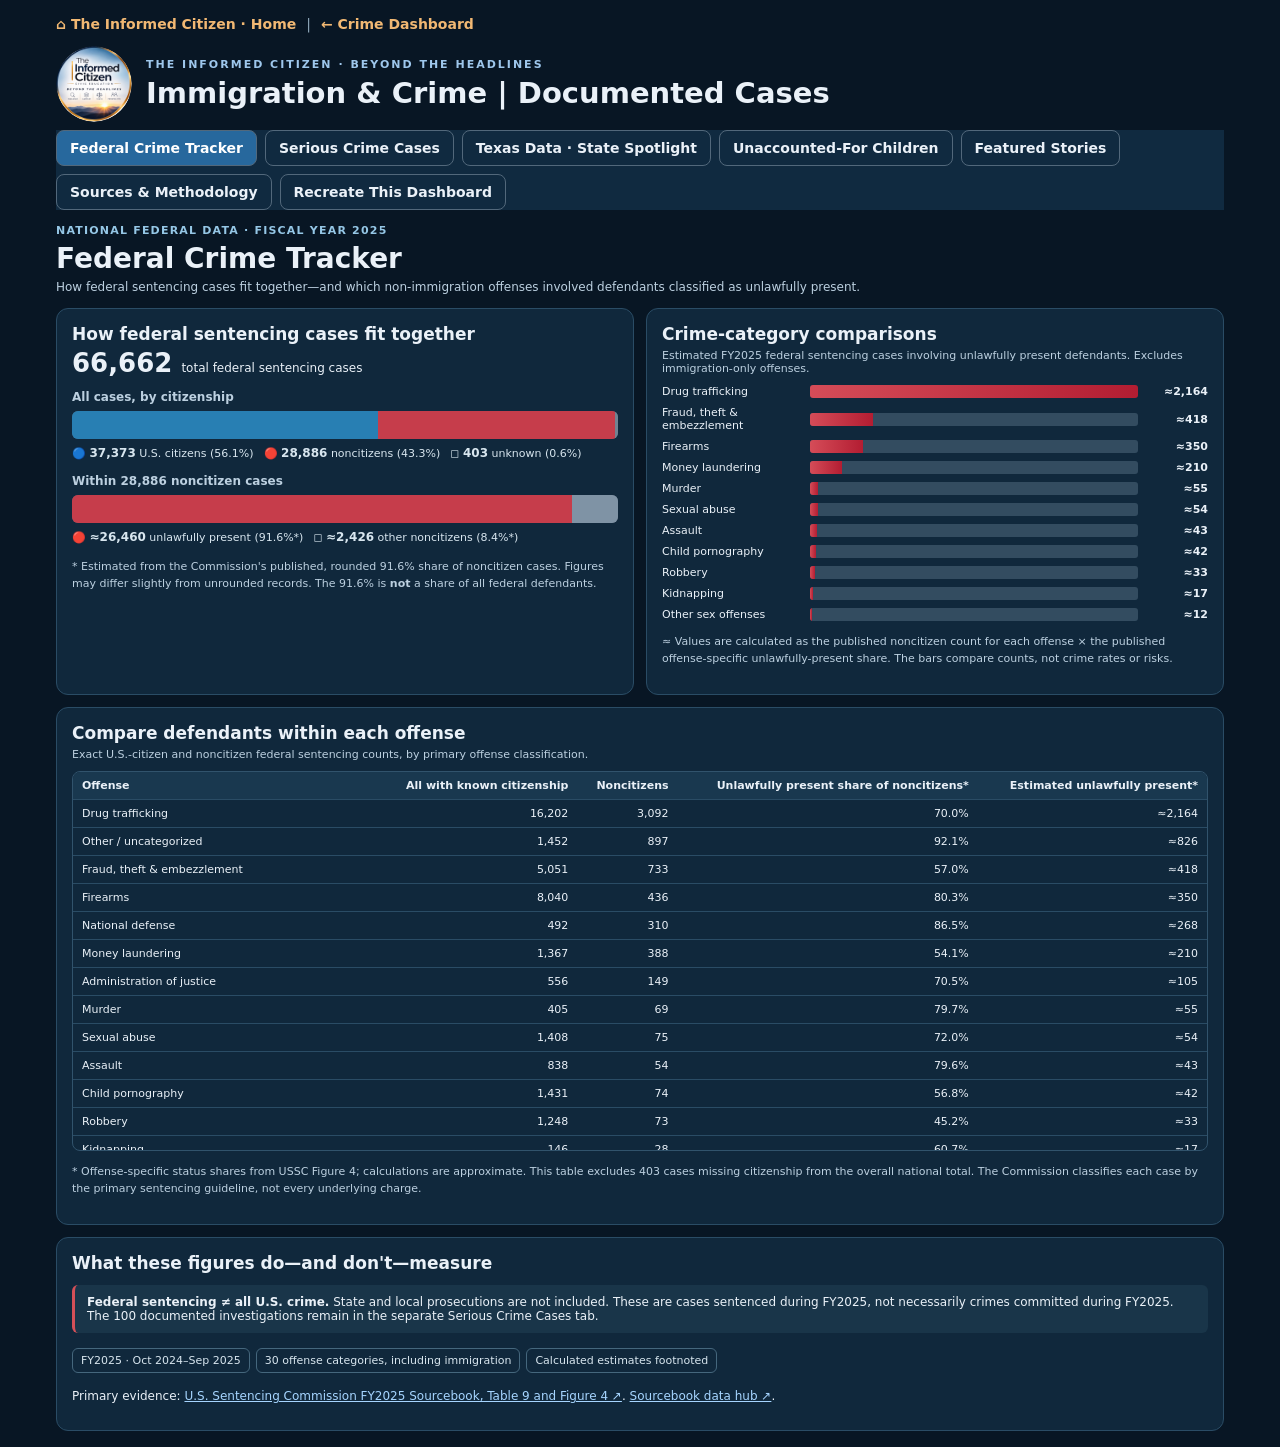
<file: immigration-crime.html>
<!DOCTYPE html>

<html lang="en"><head><meta charset="utf-8"/><meta content="width=device-width,initial-scale=1" name="viewport"/><title>The Informed Citizen | Immigration Crime Dashboard</title><link rel="canonical" href="https://theinformedcitizenproject.com/immigration-crime.html"><meta property="og:type" content="website"><meta property="og:site_name" content="The Informed Citizen"><meta property="og:title" content="The Informed Citizen | Immigration Crime Dashboard"><meta property="og:url" content="https://theinformedcitizenproject.com/immigration-crime.html"><meta name="twitter:card" content="summary"><style>*{box-sizing:border-box}body{margin:0;background:#081624;color:#eaf1f8;font:14px system-ui,-apple-system,Arial}.wrap{max-width:1200px;margin:auto;padding:16px}.brand{font-size:11px;letter-spacing:2px;color:#9ec7ec;font-weight:800}h1{font-size:clamp(20px,3vw,29px);margin:5px 0 12px}.switch{position:absolute;opacity:0;width:1px;height:1px}.nav{display:flex;gap:8px;margin:8px 0 14px}.nav label{border:1px solid #52687b;border-radius:8px;padding:9px 13px;cursor:pointer;font-weight:700}.page{display:none}#dash:checked~.nav label[for=dash],#sources:checked~.nav label[for=sources]{background:#27689d;color:white}#dash:checked~#dashboard,#sources:checked~#methodology{display:block}.metrics{display:grid;grid-template-columns:repeat(4,minmax(0,1fr));gap:9px;margin-bottom:12px}.metric,.panel{background:#10283c;border:1px solid #2a4c65;border-radius:12px;padding:12px}.metric small{display:block;color:#b9cedd;font-size:11px;min-height:30px}.metric strong{display:block;font-size:clamp(18px,2.3vw,27px);margin-top:5px}.charts{display:grid;grid-template-columns:1.1fr 1fr;gap:10px}.wide{grid-column:1/-1}.panel h2{font-size:15px;margin:0 0 7px}.panel p{font-size:11px;color:#b4c8d8;margin:3px 0 8px}.panel svg{display:block;width:100%;height:auto;max-height:260px}.foot{font-size:11px;color:#b4c8d8;margin-top:10px}a{color:#a6d5ff}table{width:100%;border-collapse:collapse}th,td{padding:8px;border-bottom:1px solid #2a4c65;text-align:right}th:first-child,td:first-child{text-align:left}.tablewrap{overflow-x:auto}#methodology{max-width:850px;line-height:1.6}#methodology h2{font-size:19px}details{margin:12px 0;border:1px solid #2a4c65;border-radius:8px;padding:10px}summary{cursor:pointer;font-weight:700}@media(max-width:700px){.metrics{grid-template-columns:repeat(2,minmax(0,1fr))}.charts{grid-template-columns:1fr}.wide{grid-column:auto}.wrap{padding:10px}.metric small{min-height:25px}}.updateband{display:grid;grid-template-columns:repeat(3,minmax(0,1fr));gap:9px;margin:-3px 0 12px}.updateband>div{background:#183447;border:1px solid #315771;border-radius:10px;padding:10px}.updateband b{display:block;font-size:10px;letter-spacing:.4px;color:#b7d4e7}.updateband strong{display:block;font-size:23px;margin:3px 0}.updateband span{display:block;font-size:10px;color:#c1d4e3}@media(max-width:700px){.updateband{grid-template-columns:repeat(2,minmax(0,1fr))}.updateband>div:last-child{grid-column:1/-1}}
#recreate:checked~.nav label[for=recreate]{background:#27689d;color:white}#recreate:checked~#recreatepage{display:block}.promptbox{width:100%;min-height:390px;resize:vertical;border:1px solid #45657c;border-radius:10px;background:#071b2c;color:#eaf1f8;padding:15px;font:12px/1.6 ui-monospace,SFMono-Regular,Consolas,monospace}.copybtn{background:#2b80bd;color:white;border:0;border-radius:8px;padding:10px 16px;font-weight:750;cursor:pointer}.copyrow{display:flex;align-items:center;gap:12px;flex-wrap:wrap;margin:10px 0}.copystatus{color:#b9cedd;font-size:12px}.headerline{display:flex;align-items:center;gap:14px;margin:0 0 8px}.headerline img{width:76px;height:76px;object-fit:contain;flex-shrink:0}.headerline h1{margin:5px 0 0}@media(max-width:700px){.headerline img{width:60px;height:60px}.headerline{gap:9px}} 
#stories:checked~.nav label[for=stories]{background:#27689d;color:white}#stories:checked~#storiespage{display:block}.nav{flex-wrap:wrap}.storygrid{display:grid;grid-template-columns:repeat(2,minmax(0,1fr));gap:12px}.story{background:#10283c;border:1px solid #2a4c65;border-radius:12px;padding:17px}.story h3{font-size:17px;margin:8px 0}.story p{line-height:1.55;color:#c9d8e4}.story .meta{color:#f1b873;font-size:11px;font-weight:800;letter-spacing:.5px}.story a{font-weight:700}.storynote{color:#b9cedd;line-height:1.6;max-width:860px}@media(max-width:700px){.storygrid{grid-template-columns:1fr}}

.headerline img{border-radius:50%;clip-path:circle(50%);background:transparent;object-fit:cover}

.nav label:focus-visible{outline:3px solid #f1b873;outline-offset:3px}
.nav label{user-select:none;-webkit-user-select:none;touch-action:manipulation}
</style><style id="site-nav-fix">nav.nav{position:sticky;top:0;z-index:1000;background:#102a40}nav.nav .navin{display:flex;gap:20px;align-items:center;flex-wrap:wrap;padding:12px 0}nav.nav a{color:#fff;text-decoration:none;font-weight:600;font-size:14px}nav.nav a[aria-current="page"]{color:#f2c678;text-decoration:underline;text-underline-offset:5px}.story-tile[hidden],#more[hidden]{display:none!important}@media(max-width:640px){nav.nav .navin{gap:12px;padding:10px 0}nav.nav a{font-size:12px}}</style><style id="dashboard-2026-upgrade">
.year-tools{display:flex;align-items:center;gap:10px;flex-wrap:wrap;margin:0 0 12px}.year-tools select{background:#173b54;color:#fff;border:1px solid #64839a;border-radius:8px;padding:9px;font-weight:700}.year-tools output{color:#d1e5f4;font-size:12px}.audit-note{font-size:12px;color:#c6d9e8;line-height:1.5;margin:0 0 12px}.metric strong{font-variant-numeric:tabular-nums}@media(max-width:700px){.headerline{margin-bottom:3px}.brand{font-size:9px}.nav{gap:5px;margin:7px 0 10px}.nav label{font-size:11px;padding:8px}.metric{padding:9px}.metric strong{font-size:21px}.panel{padding:10px}.panel svg{max-height:220px}.updateband{margin-bottom:8px}.wrap{padding:9px}}
</style><style id="public-safety-reframe">.safety-head{padding:13px 0 17px}.safety-eyebrow{font-size:11px;font-weight:800;letter-spacing:1.2px;color:#f1b873}.safety-head h2{font-size:clamp(23px,3vw,34px);margin:5px 0}.safety-head p{max-width:850px;line-height:1.55;color:#c3d6e4}.safety-cards{display:grid;grid-template-columns:repeat(4,minmax(0,1fr));gap:10px;margin:0 0 13px}.safety-card{background:#143449;border:1px solid #41627a;border-radius:12px;padding:17px 13px;min-width:0}.safety-card strong{display:block;font-size:clamp(23px,3vw,36px);color:#fff;line-height:1.1}.safety-card span{display:block;color:#c3d6e4;margin-top:8px;font-size:12px}.safety-grid{display:grid;grid-template-columns:1.3fr 1fr;gap:12px;margin:0 0 12px}.safety-grid .panel{min-width:0}.safety-grid .panel p{font-size:13px;line-height:1.55;margin:9px 0;color:#c3d6e4}.safety-bars{display:grid;gap:15px;margin:20px 0}.safety-bar{display:grid;grid-template-columns:100px minmax(0,1fr) 50px;align-items:center;gap:8px;font-size:12px}.safety-track{height:17px;border-radius:4px;background:#26465b;overflow:hidden}.safety-track div{height:100%;background:#e2ae65}.safety-bar b{text-align:right;font-variant-numeric:tabular-nums}.safety-archive{margin:18px 0;border:1px solid #44677c;padding:14px;border-radius:12px}.safety-archive summary{font-size:15px;color:#f1b873}.safety-archive>p{line-height:1.5;color:#c3d6e4}@media(max-width:760px){.safety-cards{grid-template-columns:repeat(2,minmax(0,1fr))}.safety-grid{grid-template-columns:1fr}.safety-bar{grid-template-columns:92px minmax(0,1fr) 48px}}</style><style id="national-data-gap-banner">.data-gap{background:linear-gradient(110deg,#17344b,#10283c);border:1px solid #b98a4c;border-left:4px solid #f1b873;border-radius:12px;padding:15px 17px;margin:0 0 15px}.data-gap .eyebrow{font-size:11px;letter-spacing:1px;font-weight:800;color:#f1b873}.data-gap h2{font-size:clamp(18px,2.4vw,23px);margin:5px 0 7px;line-height:1.25}.data-gap p{font-size:13px;line-height:1.5;color:#d3e0eb;margin:0;max-width:950px}.data-gap a{color:#a6d5ff}</style><style id="investigation-tabs-style">#cases:checked~#casespage,#children:checked~#childrenpage{display:block}#cases:checked~.nav label[for=cases],#children:checked~.nav label[for=children]{background:#27689d;color:white}.nav{overflow-x:auto;scrollbar-width:thin}.nav label{white-space:nowrap}.investigations-intro{margin:0 0 16px;max-width:900px}.investigations-intro h2{font-size:clamp(21px,3vw,28px);margin:0 0 8px}.investigations-intro p{font-size:13px;line-height:1.6;color:#c3d6e4}.investigation-grid{display:grid;grid-template-columns:repeat(2,minmax(0,1fr));gap:12px}.investigation-tile{border:1px solid #34536b;border-radius:12px;padding:17px;background:#10283c}.investigation-tile .tag{color:#f1b873;font-size:11px;font-weight:800;letter-spacing:.6px}.investigation-tile h3{font-size:18px;margin:8px 0}.investigation-tile p{font-size:13px;line-height:1.55;color:#c3d6e4}.investigation-tile a{font-size:13px}.investigation-stat{font-size:clamp(24px,3vw,33px);font-weight:800;color:#fff}.investigation-warning{border-left:3px solid #f1b873;background:#193248;border-radius:7px;padding:12px 15px;font-size:13px;line-height:1.6;margin:12px 0 18px}@media(max-width:700px){.investigation-grid{grid-template-columns:1fr}.nav label{font-size:12px;padding:9px 11px}}</style><style id="case-card-styles">.case-status{font-size:10px!important;letter-spacing:.4px;font-weight:800;color:#f1b873!important;margin:12px 0!important}.investigation-tile a{display:inline-block;margin-top:4px;font-weight:700}</style><style id="case-explorer-css">.case-explorer{border:1px solid #35556c;background:#10283c;border-radius:13px;padding:15px;margin:14px 0}.case-kpis{display:grid;grid-template-columns:repeat(3,minmax(0,1fr));gap:9px;margin:0 0 15px}.case-kpi{padding:12px;background:#18384e;border-radius:9px}.case-kpi strong{display:block;font-size:clamp(21px,3vw,29px);font-variant-numeric:tabular-nums}.case-kpi span{color:#c3d6e4;font-size:11px}.case-controls{display:grid;grid-template-columns:repeat(4,minmax(0,1fr));gap:9px;margin-bottom:12px}.case-controls label{display:block;font-size:11px;color:#c3d6e4;margin-bottom:5px}.case-controls select,.case-controls input{width:100%;background:#081b2b;color:#fff;border:1px solid #56758b;border-radius:7px;padding:10px;font:inherit;min-width:0}.case-chart{display:grid;gap:8px;margin:12px 0}.case-chart-row{display:grid;grid-template-columns:120px 1fr 25px;align-items:center;gap:9px;width:100%;padding:4px 0;background:none;border:0;color:#eaf1f8;text-align:left;cursor:pointer;font:inherit}.case-chart-row[aria-pressed=true] .case-chart-track{outline:2px solid #f1b873}.case-chart-track{height:18px;border-radius:5px;background:#28495f;overflow:hidden}.case-chart-fill{height:100%;background:#e2ae65;border-radius:5px}.case-chart-row span{font-size:12px}.case-count-note{font-size:11px;color:#b8cbd9;line-height:1.5}.case-results-head{display:flex;justify-content:space-between;align-items:center;gap:8px;margin:12px 0}.case-results-head h3{margin:0;font-size:16px}.case-results-head button{background:#1a3c53;color:#fff;border:1px solid #63819a;border-radius:7px;padding:8px 12px;cursor:pointer}.case-more{display:block;margin:16px auto 0;background:#27689d;color:white;border:0;border-radius:8px;padding:11px 22px;cursor:pointer}.investigation-tile[hidden]{display:none!important}.case-date{color:#f1b873;font-size:11px;font-weight:800}.case-empty{padding:20px;color:#c3d6e4}@media(max-width:700px){.case-controls{grid-template-columns:repeat(2,minmax(0,1fr))}.case-kpis{grid-template-columns:repeat(3,minmax(0,1fr))}.case-chart-row{grid-template-columns:100px 1fr 22px}}</style><style id="case-first-navigation">.nav label[for="cases"]{font-weight:800}.nav label[for="dash"]{font-weight:600}#casespage .investigations-intro{border-bottom:1px solid #34536b;padding-bottom:10px;margin-bottom:12px}#casespage .investigations-intro h2{font-size:clamp(24px,3.5vw,38px)}@media(max-width:700px){.nav{display:flex;gap:7px}.nav label[for="cases"]{order:-2}.nav label[for="dash"]{order:-1}}</style><style id="case-share-design">.case-share-head{display:flex;justify-content:space-between;align-items:end;gap:12px;margin:5px 0 12px}.case-share-head h3{margin:0;font-size:clamp(18px,2.5vw,23px);color:#fff}.case-share-head h3 span{font-size:13px;font-weight:500;color:#b8cbd9}.case-share-head p{font-size:12px;color:#c3d6e4;margin:5px 0 0}.case-share-chart{display:grid;grid-template-columns:repeat(2,minmax(0,1fr));gap:10px 18px;margin:0 0 12px}.case-share-row{display:grid;grid-template-columns:minmax(0,1fr) 47px;gap:5px 8px;align-items:center}.case-share-row .name{font-size:12px;color:#e9f1f8;overflow-wrap:anywhere}.case-share-row .pct{text-align:right;font-size:15px;font-weight:800;color:#fff;font-variant-numeric:tabular-nums}.case-share-row .track{grid-column:1/-1;background:#294a60;height:11px;border-radius:6px;overflow:hidden}.case-share-row .fill{height:100%;border-radius:6px;background:linear-gradient(90deg,#4a9bb4,#91d4db)}.case-share-footnote{color:#b8cbd9;font-size:11px;line-height:1.55;margin:8px 0 14px}.case-chart-details{border-top:1px solid #35556c;padding-top:10px;margin-bottom:12px}.case-chart-details summary{cursor:pointer;color:#a6d5ff;font-size:12px;font-weight:700}@media(max-width:640px){.case-share-chart{grid-template-columns:1fr;gap:9px}.case-share-row .track{height:9px}.case-share-head h3{font-size:19px}}</style><style id="case-share-stacked-100">.case-share-chart{display:block;margin:14px 0 16px}.case-share-stack{display:flex;width:100%;height:64px;overflow:hidden;border-radius:9px;border:1px solid #69869a;background:#28495f}.case-share-segment{display:flex;align-items:center;justify-content:center;min-width:0;height:100%;box-sizing:border-box;border-right:1px solid rgba(4,24,38,.35)}.case-share-segment:last-child{border-right:0}.case-share-segment span{font-size:11px;font-weight:800;color:#081c2c;text-shadow:0 1px 1px #ffffff65;white-space:nowrap}.case-share-axis{display:flex;justify-content:space-between;font-size:10px;color:#c3d6e4;margin:5px 0 18px;font-variant-numeric:tabular-nums}.case-share-legend{display:grid;grid-template-columns:repeat(2,minmax(0,1fr));gap:9px 18px}.case-share-legend-item{display:grid;grid-template-columns:12px minmax(0,1fr) 45px;gap:3px 7px;align-items:center;font-size:12px}.case-share-swatch{width:12px;height:12px;border-radius:3px}.case-share-legend-item strong{text-align:right;font-size:13px;font-variant-numeric:tabular-nums}.case-share-legend-item small{grid-column:2/-1;color:#b8cbd9;font-size:10px}@media(max-width:640px){.case-share-stack{height:48px}.case-share-legend{grid-template-columns:1fr}.case-share-segment span{font-size:9px}}</style><style id="federal-tracker-style">
#federal:checked~#federalpage{display:block}#federal:checked~.nav label[for=federal]{background:#27689d;color:#fff}
#federalpage{--ftnavy:#112b42;--ftred:#c63d4b;--ftblue:#2681b6;--ftmuted:#a9c5d9}
.ftlead{font-size:12px;color:#bcd0e0;margin:4px 0 14px}.ftgrid{display:grid;grid-template-columns:1fr 1fr;gap:12px}.ftcard{background:#10283c;border:1px solid #2a4c65;border-radius:12px;padding:15px;min-width:0}.ftcard h2{margin:0 0 5px;font-size:17px}.ftcard h3{margin:12px 0 7px;font-size:12px;color:#bcd0e0}.ftbar{display:flex;height:28px;overflow:hidden;border-radius:6px;background:#506172}.ftseg{height:100%}.ftlegend{display:flex;flex-wrap:wrap;gap:10px;font-size:11px;color:#d8e6ef;margin:7px 0 14px}.ftlegend b{font-size:12px}.ftbig{font-size:26px;font-weight:850;line-height:1.1}.ftsub{color:#bcd0e0;font-size:11px;margin:5px 0 10px}.ftrow{display:grid;grid-template-columns:140px 1fr 62px;gap:8px;align-items:center;margin:8px 0;font-size:11px}.ftrow strong{text-align:right;font-variant-numeric:tabular-nums}.fttrack{height:13px;background:#334c60;border-radius:3px;overflow:hidden}.fttrack i{display:block;height:100%;background:linear-gradient(90deg,#d54c58,#b31d32)}.ftnote{font-size:11px;color:#bcd0e0;line-height:1.55;margin:12px 0}.ftpill{display:inline-block;padding:5px 8px;border:1px solid #45677d;border-radius:6px;font-size:11px;color:#d8e6ef;margin:3px 6px 4px 0}.fttable{max-height:380px;overflow:auto;border:1px solid #31536c;border-radius:8px}.fttable table{font-size:11px;min-width:580px}.fttable th{position:sticky;top:0;background:#19384f}.fttable td,.fttable th{padding:7px 9px}.ftwide{margin-top:12px}.ftcall{padding:10px 12px;border-left:3px solid #d45058;background:#193549;border-radius:6px;margin:12px 0;font-size:12px}.ftkicker{font-size:11px;letter-spacing:1.2px;color:#95c7e6;font-weight:800}.ftlink{font-size:12px}
@media(max-width:780px){.ftgrid{grid-template-columns:1fr}.ftrow{grid-template-columns:115px 1fr 55px;gap:6px;font-size:10px}.ftcard{padding:12px}.ftbig{font-size:23px}}
</style><style id="explicit-dashboard-tab-order">.nav label[for="federal"]{order:0}.nav label[for="cases"]{order:1}.nav label[for="dash"]{order:2}.nav label[for="children"]{order:3}.nav label[for="stories"]{order:4}.nav label[for="sources"]{order:5}.nav label[for="recreate"]{order:6}</style></head><body><div class="wrap"><div style="margin:0 0 14px"><a href="index.html" style="font-weight:800;text-decoration:none;color:#f1b873">⌂ The Informed Citizen · Home</a><span style="color:#8ca6b8;margin:0 10px">|</span><a href="crime-tracker.html" style="font-weight:700;text-decoration:none;color:#f1b873">← Crime Dashboard</a></div><div class="headerline"><img alt="The Informed Citizen logo" src="[data-uri]"/><div><div class="brand">THE INFORMED CITIZEN · BEYOND THE HEADLINES</div><h1>Immigration &amp; Crime | Documented Cases</h1></div></div><input class="switch" id="dash" name="dashboard_tabs" type="radio"/><input checked="" class="switch" id="federal" name="dashboard_tabs" type="radio"/><input class="switch" id="cases" name="dashboard_tabs" type="radio"/><input class="switch" id="children" name="dashboard_tabs" type="radio"/><input class="switch" id="sources" name="dashboard_tabs" type="radio"/><input class="switch" id="recreate" name="dashboard_tabs" type="radio"/><input class="switch" id="stories" name="dashboard_tabs" type="radio"/><nav class="nav" aria-label="Dashboard sections"><label for="federal">Federal Crime Tracker</label><label for="cases">Serious Crime Cases</label><label for="dash">Texas Data · State Spotlight</label><label for="children">Unaccounted-For Children</label><label for="stories">Featured Stories</label><label for="sources">Sources &amp; Methodology</label><label for="recreate">Recreate This Dashboard</label></nav><section class="page" id="federalpage"><div class="ftkicker">NATIONAL FEDERAL DATA · FISCAL YEAR 2025</div><h2 style="font-size:clamp(21px,3vw,28px);margin:5px 0">Federal Crime Tracker</h2><p class="ftlead">How federal sentencing cases fit together—and which non-immigration offenses involved defendants classified as unlawfully present.</p>
<div class="ftgrid">
<div class="ftcard"><h2>How federal sentencing cases fit together</h2><div class="ftbig">66,662 <span style="font-size:12px;font-weight:500">total federal sentencing cases</span></div><h3>All cases, by citizenship</h3><div class="ftbar"><div class="ftseg" style="width:56.0634%;background:#287fb3" title="U.S. citizens: 37,373"></div><div class="ftseg" style="width:43.3320%;background:#c63d4b" title="Noncitizens: 28,886"></div><div class="ftseg" style="width:0.6045%;background:#718392" title="Unknown: 403"></div></div><div class="ftlegend"><span>🔵 <b>37,373</b> U.S. citizens (56.1%)</span><span>🔴 <b>28,886</b> noncitizens (43.3%)</span><span>◻ <b>403</b> unknown (0.6%)</span></div><h3>Within 28,886 noncitizen cases</h3><div class="ftbar"><div class="ftseg" style="width:91.6015%;background:#c63d4b" title="Estimated unlawfully present: 26,460"></div><div class="ftseg" style="width:8.3985%;background:#7f93a5" title="Other noncitizens: 2,426"></div></div><div class="ftlegend"><span>🔴 <b>≈26,460</b> unlawfully present (91.6%*)</span><span>◻ <b>≈2,426</b> other noncitizens (8.4%*)</span></div><p class="ftnote">* Estimated from the Commission's published, rounded 91.6% share of noncitizen cases. Figures may differ slightly from unrounded records. The 91.6% is <b>not</b> a share of all federal defendants.</p></div>
<div class="ftcard"><h2>Crime-category comparisons</h2><p class="ftsub">Estimated FY2025 federal sentencing cases involving unlawfully present defendants. Excludes immigration-only offenses.</p><div class="ftrow"><span>Drug trafficking</span><div class="fttrack"><i style="width:100.00%"></i></div><strong>≈2,164</strong></div><div class="ftrow"><span>Fraud, theft &amp; embezzlement</span><div class="fttrack"><i style="width:19.32%"></i></div><strong>≈418</strong></div><div class="ftrow"><span>Firearms</span><div class="fttrack"><i style="width:16.17%"></i></div><strong>≈350</strong></div><div class="ftrow"><span>Money laundering</span><div class="fttrack"><i style="width:9.70%"></i></div><strong>≈210</strong></div><div class="ftrow"><span>Murder</span><div class="fttrack"><i style="width:2.54%"></i></div><strong>≈55</strong></div><div class="ftrow"><span>Sexual abuse</span><div class="fttrack"><i style="width:2.50%"></i></div><strong>≈54</strong></div><div class="ftrow"><span>Assault</span><div class="fttrack"><i style="width:1.99%"></i></div><strong>≈43</strong></div><div class="ftrow"><span>Child pornography</span><div class="fttrack"><i style="width:1.94%"></i></div><strong>≈42</strong></div><div class="ftrow"><span>Robbery</span><div class="fttrack"><i style="width:1.52%"></i></div><strong>≈33</strong></div><div class="ftrow"><span>Kidnapping</span><div class="fttrack"><i style="width:0.79%"></i></div><strong>≈17</strong></div><div class="ftrow"><span>Other sex offenses</span><div class="fttrack"><i style="width:0.55%"></i></div><strong>≈12</strong></div><p class="ftnote">≈ Values are calculated as the published noncitizen count for each offense × the published offense-specific unlawfully-present share. The bars compare counts, not crime rates or risks.</p></div></div>
<div class="ftcard ftwide"><h2>Compare defendants within each offense</h2><p class="ftsub">Exact U.S.-citizen and noncitizen federal sentencing counts, by primary offense classification.</p><div class="fttable"><table><thead><tr><th>Offense</th><th>All with known citizenship</th><th>Noncitizens</th><th>Unlawfully present share of noncitizens*</th><th>Estimated unlawfully present*</th></tr></thead><tbody><tr><td>Drug trafficking</td><td>16,202</td><td>3,092</td><td>70.0%</td><td>≈2,164</td></tr><tr><td>Other / uncategorized</td><td>1,452</td><td>897</td><td>92.1%</td><td>≈826</td></tr><tr><td>Fraud, theft &amp; embezzlement</td><td>5,051</td><td>733</td><td>57.0%</td><td>≈418</td></tr><tr><td>Firearms</td><td>8,040</td><td>436</td><td>80.3%</td><td>≈350</td></tr><tr><td>National defense</td><td>492</td><td>310</td><td>86.5%</td><td>≈268</td></tr><tr><td>Money laundering</td><td>1,367</td><td>388</td><td>54.1%</td><td>≈210</td></tr><tr><td>Administration of justice</td><td>556</td><td>149</td><td>70.5%</td><td>≈105</td></tr><tr><td>Murder</td><td>405</td><td>69</td><td>79.7%</td><td>≈55</td></tr><tr><td>Sexual abuse</td><td>1,408</td><td>75</td><td>72.0%</td><td>≈54</td></tr><tr><td>Assault</td><td>838</td><td>54</td><td>79.6%</td><td>≈43</td></tr><tr><td>Child pornography</td><td>1,431</td><td>74</td><td>56.8%</td><td>≈42</td></tr><tr><td>Robbery</td><td>1,248</td><td>73</td><td>45.2%</td><td>≈33</td></tr><tr><td>Kidnapping</td><td>146</td><td>28</td><td>60.7%</td><td>≈17</td></tr><tr><td>Other sex offenses</td><td>325</td><td>14</td><td>85.7%</td><td>≈12</td></tr><tr><td>Stalking / harassment</td><td>287</td><td>15</td><td>40.0%</td><td>≈6</td></tr><tr><td>Tax</td><td>408</td><td>27</td><td>37.0%</td><td>≈10</td></tr><tr><td>Prison offenses</td><td>407</td><td>22</td><td>90.9%</td><td>≈20</td></tr><tr><td>Bribery / corruption</td><td>310</td><td>20</td><td>50.0%</td><td>≈10</td></tr><tr><td>Environmental</td><td>146</td><td>38</td><td>50.0%</td><td>≈19</td></tr><tr><td>Forgery / counterfeit</td><td>83</td><td>16</td><td>25.0%</td><td>≈4</td></tr><tr><td>Commercialized vice</td><td>88</td><td>11</td><td>45.5%</td><td>≈5</td></tr><tr><td>Individual rights</td><td>99</td><td>7</td><td>71.4%</td><td>≈5</td></tr><tr><td>Drug possession</td><td>92</td><td>5</td><td>40.0%</td><td>≈2</td></tr><tr><td>Arson</td><td>77</td><td>4</td><td>50.0%</td><td>≈2</td></tr><tr><td>Burglary / trespass</td><td>50</td><td>2</td><td>100.0%</td><td>≈2</td></tr><tr><td>Extortion / racketeering</td><td>56</td><td>9</td><td>22.2%</td><td>≈2</td></tr><tr><td>Food and drug</td><td>43</td><td>5</td><td>60.0%</td><td>≈3</td></tr><tr><td>Antitrust</td><td>18</td><td>2</td><td>0.0%</td><td>≈0</td></tr><tr><td>Manslaughter</td><td>94</td><td>0</td><td>0.0%</td><td>≈0</td></tr><tr><td><b>Immigration offenses (shown separately)</b></td><td>25,040</td><td>22,311</td><td>97.5%</td><td>≈21,753</td></tr></tbody></table></div><p class="ftnote">* Offense-specific status shares from USSC Figure 4; calculations are approximate. This table excludes 403 cases missing citizenship from the overall national total. The Commission classifies each case by the primary sentencing guideline, not every underlying charge.</p></div>
<div class="ftcard ftwide"><h2>What these figures do—and don't—measure</h2><div class="ftcall"><b>Federal sentencing ≠ all U.S. crime.</b> State and local prosecutions are not included. These are cases sentenced during FY2025, not necessarily crimes committed during FY2025. The 100 documented investigations remain in the separate Serious Crime Cases tab.</div><span class="ftpill">FY2025 · Oct 2024–Sep 2025</span><span class="ftpill">30 offense categories, including immigration</span><span class="ftpill">Calculated estimates footnoted</span><p class="ftlink">Primary evidence: <a href="https://www.ussc.gov/sites/default/files/pdf/research-and-publications/annual-reports-and-sourcebooks/2025/2025_Sourcebook.pdf" target="_blank" rel="noopener">U.S. Sentencing Commission FY2025 Sourcebook, Table 9 and Figure 4 ↗</a>. <a href="https://www.ussc.gov/research/sourcebook-2025" target="_blank" rel="noopener">Sourcebook data hub ↗</a>.</p></div></section><section class="page" id="dashboard"><div class="investigations-intro"><div class="safety-eyebrow">STATE DATA SPOTLIGHT · TEXAS</div><h2>Texas: A State-Level Crime Data Example</h2><p>Texas publishes immigration-status-linked conviction and arrest data that can provide useful context. This is a secondary state case study, not a nationwide estimate or substitute for the national case explorer. Methodology and classification limitations still apply.</p></div><aside class="data-gap" aria-label="National data gap"><div class="eyebrow">NATIONAL DATA GAP</div><h2>There is no comprehensive public national database tracking serious crimes by unlawful immigration status.</h2><p>Federal and state systems collect different pieces of the picture, but no single publicly accessible dataset reliably counts homicide, sexual assault, fatal DUI crashes and other serious offenses nationwide by a person's immigration status at the time of the incident. <strong>That is a major transparency gap.</strong> The figures below are from <strong>Texas only</strong>—not a national total. <a href="https://www.dps.texas.gov/section/crime-records/texas-criminal-illegal-noncitizen-data" target="_blank" rel="noopener">Texas DPS methodology and data</a></p></aside><div class="safety-head"><div class="safety-eyebrow">PUBLIC SAFETY / TEXAS DPS / 2011–2026</div><h2>Serious crimes: documented convictions</h2><p>Texas state criminal convictions associated with people DHS identified as unlawfully present, for arrest events from June 1, 2011 through September 30, 2026. <a href="https://www.dps.texas.gov/section/crime-records/texas-criminal-illegal-noncitizen-data" target="_blank" rel="noopener">Read original Texas DPS data ↗</a></p></div><div class="safety-cards"><div class="safety-card"><strong>636</strong><span>Homicide convictions</span></div><div class="safety-card"><strong>4,025</strong><span>Sexual assault convictions</span></div><div class="safety-card"><strong>29,993</strong><span>Assault convictions</span></div><div class="safety-card"><strong>29,414</strong><span>Drug convictions</span></div></div><div class="safety-grid"><article class="panel"><h2>Convictions by serious-offense category</h2><p>Texas arrest-period convictions; counts are not national crime rates.</p><div class="safety-bars"><div class="safety-bar"><span>Assault</span><div class="safety-track"><div style="width:100.0%"></div></div><b>29,993</b></div><div class="safety-bar"><span>Drug offenses</span><div class="safety-track"><div style="width:98.1%"></div></div><b>29,414</b></div><div class="safety-bar"><span>Sexual assault</span><div class="safety-track"><div style="width:13.4%"></div></div><b>4,025</b></div><div class="safety-bar"><span>Robbery</span><div class="safety-track"><div style="width:6.8%"></div></div><b>2,040</b></div><div class="safety-bar"><span>Homicide</span><div class="safety-track"><div style="width:2.1%"></div></div><b>636</b></div></div><p class="safety-note">Source: Texas DPS, updated October 2026. Convictions may have been entered after the arrest period. Categories reflect state records, not unique people or victims.</p></article><article class="panel"><h2>What these records establish</h2><p><b>Verified:</b> Texas documents convictions associated with individuals whose unlawful presence was identified through DHS Secure Communities.</p><p><b>Separate population:</b> Texas also reports additional individuals identified while incarcerated. Those convictions are not added to the headline counts.</p><p><b>Not established:</b> A national total, a nationwide undocumented-immigrant crime rate, or a comparison with U.S.-citizen offending rates.</p><p><b>Important gap:</b> National fatal DUI crash totals cannot currently be reliably attributed by immigration status. Drug-offense convictions also do not measure fentanyl entering the U.S.</p></article></div><div class="safety-grid"><article class="panel"><h2>Trends and comparable rates</h2><p>Multi-year Texas offense-specific series and consistent population-adjusted comparisons are <b>not yet published here</b>. The figures above are cumulative, not annual trends. We will add dated series only after verifying comparable definitions and denominators.</p></article><article class="panel"><h2>Cases and victims</h2><p>Explore the <b>Featured Stories</b> tab for documented fatal crashes, drug trafficking, violent offenses, repeat offending, and original DOJ or court records. Individual cases illustrate specific events; they are not representative samples.</p></article></div><details class="safety-archive"><summary>Supporting research: federal sentencing and immigration offenses</summary><p>These figures cover <b>all noncitizens</b>, including legally present people, and federal cases only. They are kept for transparency rather than used as public-safety headline statistics.</p><div class="year-tools"><label for="focusYear"><b>Fiscal year</b></label><select id="focusYear" aria-label="Choose fiscal year"><option value="all">All years</option><option value="2018">2018</option><option value="2019">2019</option><option value="2020">2020</option><option value="2021">2021</option><option value="2022">2022</option><option value="2023">2023</option><option value="2024">2024</option><option value="2025">2025</option><option value="2026">2026 YTD</option></select><output id="yearReadout" aria-live="polite">Showing the full historical series</output></div><p class="audit-note">GAO aggregate: 174,910 cases in FY2018–2024. The annual values plotted below sum to 172,878, a 2,032-case discrepancy under review; do not use annual values as reconciled totals. FY2026 covers nine months only.</p><div class="metrics"><div class="metric"><small>Federal noncitizen cases · 2018–24</small><strong>174,910</strong></div><div class="metric"><small>Immigration offense cases · 2018–24</small><strong>132,418</strong></div><div class="metric"><small>Other federal offense cases · 2018–24</small><strong>42,492</strong></div></div><div class="updateband"><div><b>FY2025</b><strong>43.6%</strong><span>Noncitizen share of all federal sentencing cases</span></div><div><b>FY2026 YTD · through June 30</b><strong>24,683</strong><span>Federal sentencing cases involving noncitizens · preliminary nine-month total</span></div><div><b>Data monitoring</b><strong>Monthly</strong><span>Source review starts Dec 1, 2026 · human approval before publishing</span></div></div><div class="charts"><article class="panel wide"><h2>01 · Annual federal sentencing cases involving noncitizens</h2><p>FY2018–2025 final annual data; FY2026 preliminary through June 30, 2026 (nine months only).</p><svg aria-label="Stacked federal sentencing case chart 2018 to 2026, with 2026 preliminary nine month counts" role="img" viewbox="0 0 900 290" xmlns="http://www.w3.org/2000/svg"><line stroke="#456077" stroke-opacity=".4" x1="53" x2="875" y1="237.0" y2="237.0"></line><text fill="#b9c9d6" font-size="12" text-anchor="end" x="47" y="241.0">0k</text><line stroke="#456077" stroke-opacity=".4" x1="53" x2="875" y1="188.5" y2="188.5"></line><text fill="#b9c9d6" font-size="12" text-anchor="end" x="47" y="192.5">10k</text><line stroke="#456077" stroke-opacity=".4" x1="53" x2="875" y1="140.0" y2="140.0"></line><text fill="#b9c9d6" font-size="12" text-anchor="end" x="47" y="144.0">20k</text><line stroke="#456077" stroke-opacity=".4" x1="53" x2="875" y1="91.5" y2="91.5"></line><text fill="#b9c9d6" font-size="12" text-anchor="end" x="47" y="95.5">30k</text><rect fill="#d3aa62" height="105.9" width="54" x="69" y="131.1"></rect><rect fill="#4a98bb" height="35.5" width="54" x="69" y="95.6"></rect><text fill="#eaf1f8" font-size="13" text-anchor="middle" x="96" y="258">2018</text><rect fill="#d3aa62" height="129.9" width="54" x="158" y="107.1"></rect><rect fill="#4a98bb" height="33.4" width="54" x="158" y="73.8"></rect><text fill="#eaf1f8" font-size="13" text-anchor="middle" x="185" y="258">2019</text><rect fill="#d3aa62" height="116.1" width="54" x="247" y="120.9"></rect><rect fill="#4a98bb" height="26.7" width="54" x="247" y="94.2"></rect><text fill="#eaf1f8" font-size="13" text-anchor="middle" x="274" y="258">2020</text><rect fill="#d3aa62" height="68.7" width="54" x="336" y="168.3"></rect><rect fill="#4a98bb" height="23.0" width="54" x="336" y="145.3"></rect><text fill="#eaf1f8" font-size="13" text-anchor="middle" x="363" y="258">2021</text><rect fill="#d3aa62" height="70.3" width="54" x="425" y="166.7"></rect><rect fill="#4a98bb" height="24.6" width="54" x="425" y="142.1"></rect><text fill="#eaf1f8" font-size="13" text-anchor="middle" x="452" y="258">2022</text><rect fill="#d3aa62" height="76.2" width="54" x="514" y="160.8"></rect><rect fill="#4a98bb" height="26.6" width="54" x="514" y="134.2"></rect><text fill="#eaf1f8" font-size="13" text-anchor="middle" x="541" y="258">2023</text><rect fill="#d3aa62" height="75.1" width="54" x="603" y="161.9"></rect><rect fill="#4a98bb" height="26.5" width="54" x="603" y="135.4"></rect><text fill="#eaf1f8" font-size="13" text-anchor="middle" x="630" y="258">2024</text><rect fill="#d3aa62" height="108.2" width="54" x="692" y="128.8"></rect><rect fill="#4a98bb" height="31.9" width="54" x="692" y="96.9"></rect><text fill="#eaf1f8" font-size="13" text-anchor="middle" x="719" y="258">2025</text><rect fill="#d3aa62" height="93.9" width="54" x="781" y="143.1"></rect><rect fill="#4a98bb" height="25.9" width="54" x="781" y="117.3"></rect><text fill="#eaf1f8" font-size="13" text-anchor="middle" x="808" y="258">2026*</text><rect fill="#d3aa62" height="12" width="12" x="60" y="8"></rect><text fill="#eaf1f8" font-size="13" x="77" y="19">Immigration offenses</text><rect fill="#4a98bb" height="12" width="12" x="238" y="8"></rect><text fill="#eaf1f8" font-size="13" x="255" y="19">Other federal offenses</text><text fill="#eaf1f8" font-size="12" text-anchor="end" x="875" y="283">*2026 YTD (9 months), not full year</text></svg></article><article class="panel"><h2>02 · Most frequent non-immigration federal offense categories</h2><p>GAO FY2018–2024 aggregate; not national crime incidence.</p><svg role="img" viewbox="0 0 475 215" xmlns="http://www.w3.org/2000/svg"><text fill="#eaf1f8" font-size="11" text-anchor="start" x="4" y="24">Drug trafficking</text><rect fill="#f2a75d" height="18" rx="3" width="185.0" x="183" y="12"></rect><text fill="#eaf1f8" font-size="11" text-anchor="start" x="373.0" y="24">25,346</text><text fill="#eaf1f8" font-size="11" text-anchor="start" x="4" y="55">Fraud/theft/embezzlement</text><rect fill="#63b5b2" height="18" rx="3" width="47.3" x="183" y="43"></rect><text fill="#eaf1f8" font-size="11" text-anchor="start" x="235.31930087587784" y="55">6,483</text><text fill="#eaf1f8" font-size="11" text-anchor="start" x="4" y="86">Money laundering</text><rect fill="#63b5b2" height="18" rx="3" width="17.3" x="183" y="74"></rect><text fill="#eaf1f8" font-size="11" text-anchor="start" x="205.33508245877061" y="86">2,375</text><text fill="#eaf1f8" font-size="11" text-anchor="start" x="4" y="117">Firearms</text><rect fill="#63b5b2" height="18" rx="3" width="17.2" x="183" y="105"></rect><text fill="#eaf1f8" font-size="11" text-anchor="start" x="205.20370078118836" y="117">2,357</text><text fill="#eaf1f8" font-size="11" text-anchor="start" x="4" y="148">Administration of justice</text><rect fill="#63b5b2" height="18" rx="3" width="6.9" x="183" y="136"></rect><text fill="#eaf1f8" font-size="11" text-anchor="start" x="194.90483705515663" y="148">946</text><text fill="#eaf1f8" font-size="11" text-anchor="start" x="4" y="179">Drug possession</text><rect fill="#63b5b2" height="18" rx="3" width="4.8" x="183" y="167"></rect><text fill="#eaf1f8" font-size="11" text-anchor="start" x="192.83192614219206" y="179">662</text></svg></article><article class="panel"><h2>03 · Composition of federal noncitizen cases (2018–2024)</h2><p>Share of federal noncitizen cases, not undocumented share of all U.S. crime.</p><svg role="img" viewbox="0 0 475 215" xmlns="http://www.w3.org/2000/svg"><rect fill="#f2a75d" height="48" rx="6" width="420" x="20" y="70"></rect><rect fill="#4f91d8" height="48" rx="6" width="318.0" x="20" y="70"></rect><text fill="#eaf1f8" font-size="20" text-anchor="start" x="20" y="49">75.7% immigration offenses</text><text fill="#eaf1f8" font-size="17" text-anchor="start" x="20" y="150">24.3% other federal offenses</text><text fill="#eaf1f8" font-size="12" text-anchor="start" x="20" y="187">174,910 cases, FY2018–2024</text></svg></article></div><details><summary>Show annual figures (2018–2026)</summary><div class="tablewrap"><table><thead><tr><th>Fiscal year</th><th>Immigration</th><th>Other</th><th>Total</th></tr></thead><tbody><tr><td>2018</td><td>21,835</td><td>7,317</td><td>29,152</td></tr><tr><td>2019</td><td>26,775</td><td>6,884</td><td>33,659</td></tr><tr><td>2020</td><td>23,945</td><td>5,500</td><td>29,445</td></tr><tr><td>2021</td><td>14,160</td><td>4,748</td><td>18,908</td></tr><tr><td>2022</td><td>14,501</td><td>5,069</td><td>19,570</td></tr><tr><td>2023</td><td>15,711</td><td>5,475</td><td>21,186</td></tr><tr><td>2024</td><td>15,491</td><td>5,467</td><td>20,958</td></tr><tr><td>2025</td><td>22,311</td><td>6,575</td><td>28,886</td></tr><tr><td>2026 YTD*</td><td>19,352</td><td>5,331</td><td>24,683</td></tr></tbody></table></div></details><div class="foot">Source: GAO-26-107448 (2018–2024), U.S. Sentencing Commission (2025). Data refer to all noncitizens, including legally present individuals. These are sentencing cases, not all crimes in the U.S.</div></details></section><section class="page" id="casespage"><div class="investigations-intro"><div class="safety-eyebrow">MAIN DASHBOARD · NATIONAL CASE EXPLORER</div><h2>Documented Crimes: Cases, Victims &amp; Original Evidence</h2><p>A growing collection of DOJ-sourced case reports, with 2024–2026 incidents prioritized and older cases explicitly dated. Each case has a direct source link and its actual legal outcome. <b>These examples are not a national crime total, a representative sample, or new incidents in 2026.</b> Cases occurred in different years; sentencing and publication dates are identified separately.</p></div><div class="investigation-warning"><b>National data gap:</b> No comprehensive public nationwide database reliably counts these serious offenses by unlawful immigration status. The cases below are sourced illustrations, not a population-wide rate. Some describe convictions for the violent offense itself; others document prior convictions or separate federal charges. Those distinctions matter.</div><div class="case-explorer" id="caseExplorer"><div class="case-kpis"><div class="case-kpi"><strong id="caseTotal">6</strong><span>Documented case reports</span></div><div class="case-kpi"><strong id="caseStates">6</strong><span>States represented</span></div><div class="case-kpi"><strong id="caseRecent">5</strong><span>Reported in 2026</span></div></div><div class="case-share-head"><div><h3>Offense breakdown <span id="caseShareN">(82 reports)</span></h3><p>Share of documented case reports by primary offense category</p></div></div><div id="caseShareChart" class="case-share-chart" aria-label="100 percent stacked bar showing the percentage of documented case reports by offense category"><div id="caseShareStack" class="case-share-stack" role="img" aria-label="Offense category shares totaling 100 percent"></div><div class="case-share-axis"><span>0%</span><span>25%</span><span>50%</span><span>75%</span><span>100%</span></div><div id="caseShareLegend" class="case-share-legend" aria-label="Offense category percentages and counts"></div></div><p class="case-share-footnote">* Based on The Informed Citizen’s own sample of documented case reports collected for this dashboard. This is a selectively researched sample—not a representative sample of all crimes or offenders nationwide. Percentages describe only our collected reports, not national crime rates. Each report is assigned one primary offense category; allegations and convictions may both appear.</p><details class="case-chart-details"><summary>View interactive category counts and filters</summary><div id="caseChart" class="case-chart" aria-label="Filter case reports by offense"></div></details><div class="case-controls"><div><label for="caseCategory">Offense</label><select id="caseCategory"><option value="all">All offenses</option><option value="homicide">Homicide</option><option value="sexual">Sexual assault</option><option value="exploitation">Child exploitation / CSAM</option><option value="dui">Fatal DUI</option><option value="drug">Drug trafficking</option><option value="assault">Other assault</option><option value="financial">Financial / identity crime</option><option value="firearms">Firearms offense</option><option value="smuggling">Human smuggling</option><option value="election">Election offense</option></select></div><div><label for="caseState">State</label><select id="caseState"><option value="all">All states</option></select></div><div><label for="caseYear">Report year</label><select id="caseYear"><option value="all">All years</option></select></div><div><label for="caseSort">Order</label><select id="caseSort"><option value="recent">Newest report first</option><option value="incident">Newest incident first</option><option value="oldest">Oldest report first</option></select></div></div><div class="case-controls" style="grid-template-columns:1fr"><div><label for="caseSearch">Search case details</label><input id="caseSearch" type="search" placeholder="Search offense, state, case details…" autocomplete="off"></div></div><div class="case-results-head"><h3 id="caseResultCount">Showing 6 case reports</h3><button id="caseReset" type="button">Clear filters</button></div></div><div class="investigation-grid" id="caseGrid"><article class="investigation-tile"><div class="tag">EXPLOITATION · VA</div><h3>Virginia: child sexually exploited by caregiver in 2025</h3><p>Rian Wayne Johnson, identified by DOJ as unlawfully present, was sentenced to 27 years for sexually exploiting an 11-year-old child in Newport News between May and July 2025. DOJ says he recorded the abuse.</p><p class="case-status">DOJ REPORT 2026-06 · INCIDENT 2025-05 · CONVICTED / SENTENCED</p><a href="https://www.justice.gov/usao-edva/pr/illegal-alien-bahamas-sentenced-27-years-prison-sexually-exploiting-11-year-old-victim" target="_blank" rel="noopener noreferrer">Read original DOJ case report ↗</a></article><article class="investigation-tile"><div class="tag">EXPLOITATION · VA</div><h3>Virginia: attempted child sexual exploitation in undercover investigation</h3><p>Mario Alexander Bonilla Canales, previously removed at least three times, was convicted of attempted coercion and enticement, attempted sexual exploitation and illegal reentry, and sentenced to 18 years. In June 2025 he contacted an undercover officer posing as a 14-year-old girl; no actual child was contacted in this sting.</p><p class="case-status">DOJ REPORT 2026-09 · INCIDENT 2025-06 · CONVICTED / SENTENCED; UNDERCOVER OPERATION</p><a href="https://www.justice.gov/usao-edva/pr/illegal-alien-el-salvador-sentenced-18-years-prison-federal-immigration-and-child" target="_blank" rel="noopener noreferrer">Read original DOJ case report ↗</a></article><article class="investigation-tile"><div class="tag">EXPLOITATION · VA</div><h3>Virginia: child sexual abuse recorded in Fredericksburg in 2025</h3><p>Samuel Flores de Dios, identified by DOJ as unlawfully present, received a 30-year sentence for producing child sexual abuse material. Prosecutors say he sexually abused a child under 13 and recorded the abuse on several occasions between February and March 2025.</p><p class="case-status">DOJ REPORT 2026-06 · INCIDENT 2025-02 · CONVICTED / SENTENCED</p><a href="https://www.justice.gov/opa/pr/illegal-alien-sentenced-production-child-sexual-abuse-material" target="_blank" rel="noopener noreferrer">Read original DOJ case report ↗</a></article><article class="investigation-tile"><div class="tag">ASSAULT · OH</div><h3>Ohio: head-on collision injuring nurse, aggravated vehicular assault conviction</h3><p>Johan Perez-Ventura, previously deported, drove left of center in Butler County in November 2025 and struck another vehicle, injuring a Cincinnati Children's Hospital nurse. He was convicted of aggravated vehicular assault in May 2026 and sentenced to 54 months in state prison; he also pleaded guilty to federal illegal reentry.</p><p class="case-status">DOJ REPORT 2026-08 · INCIDENT 2025-11 · STATE AGGRAVATED VEHICULAR ASSAULT CONVICTION</p><a href="https://www.justice.gov/usao-sdoh/pr/illegal-alien-guatemala-who-caused-head-collision-pleads-guilty-illegally-reentering" target="_blank" rel="noopener noreferrer">Read original DOJ case report ↗</a></article><article class="investigation-tile"><div class="tag">ASSAULT · TX</div><h3>Texas: aggravated assault with deadly weapon conviction in 2025</h3><p>Pedro Garcia Lopez, described by DOJ as unlawfully present and previously deported, received state aggravated-assault-with-a-deadly-weapon convictions in 2018 and 2025. The 2026 federal sentence was for illegal reentry. The date of the underlying 2025 assault is not established by the DOJ report; conviction year must not be treated as incident year.</p><p class="case-status">DOJ REPORT 2026-02 · INCIDENT DATE NOT VERIFIED · STATE ASSAULT CONVICTIONS IN 2018 AND 2025</p><a href="https://www.justice.gov/usao-ndtx/pr/illegal-alien-multiple-violent-felony-convictions-sentenced-57-months-federal-prison" target="_blank" rel="noopener noreferrer">Read original DOJ case report ↗</a></article><article class="investigation-tile"><div class="tag">ASSAULT · NY</div><h3>New York: HSI agent assault, 51-month federal sentence</h3><p>Michel Manuel Garcia Rojas, a Nicaraguan national described by DOJ as unlawfully present, pleaded guilty in February 2026 to assaulting, resisting and impeding a federal officer and was sentenced to 51 months in June. The incident occurred in 2025; the exact assault date requires additional docket review.</p><p class="case-status">DOJ REPORT 2026-06 · INCIDENT 2025 · GUILTY PLEA / SENTENCED</p><a href="https://www.justice.gov/usao-ndny/pr/illegal-alien-former-nicaraguan-tactical-instructor-sentenced-assault-hsi-special" target="_blank" rel="noopener noreferrer">Read original DOJ case report ↗</a></article><article class="investigation-tile"><div class="tag">ASSAULT · TX</div><h3>Texas: Border Patrol agent kicked in head during September 2024 encounter</h3><p>Anastacio Hernandez-Hernandez, identified by DOJ as unlawfully present, pleaded guilty to assaulting, resisting or impeding a federal officer after a September 4, 2024 encounter near Eagle Pass in which an agent injured his arm and was kicked in the head. Sentenced to 75 months in October 2026.</p><p class="case-status">DOJ REPORT 2026-10 · INCIDENT 2024-09 · GUILTY PLEA / SENTENCED</p><a href="https://www.justice.gov/usao-wdtx/pr/illegal-alien-sentenced-over-6-years-federal-prison-assaulting-resisting-federal" target="_blank" rel="noopener noreferrer">Read original DOJ case report ↗</a></article><article class="investigation-tile"><div class="tag">ASSAULT · LA</div><h3>Louisiana: Border Patrol agent forcibly obstructed in Gretna</h3><p>Jose Walter Nieto-Castellanos, described by DOJ as unlawfully present, pleaded guilty to assault against law enforcement after forcibly obstructing a Border Patrol agent during an October 14, 2025 operation in Gretna. Sentenced in March 2026.</p><p class="case-status">DOJ REPORT 2026-03 · INCIDENT 2025-10 · GUILTY PLEA / SENTENCED</p><a href="https://www.justice.gov/usao-edla/pr/honduran-illegal-alien-sentenced-impeding-and-obstructing-law-enforcement-0" target="_blank" rel="noopener noreferrer">Read original DOJ case report ↗</a></article><article class="investigation-tile"><div class="tag">DRUG · OK</div><h3>Oklahoma: cocaine trafficking and firearms conviction after 2025–2026 drug sales</h3><p>Geovanny Alexander Pineda Cubias, described by DOJ as unlawfully present, was convicted by a federal jury in October 2026 of possessing cocaine with intent to distribute, possessing firearms in furtherance of drug trafficking, and prohibited firearm possession. Trial evidence described cocaine sales from April 2025 until his February 2026 arrest. This replaces an Iowa sex-offender registration case that did not document a new sexual assault.</p><p class="case-status">DOJ REPORT 2026-10 · INCIDENT 2025-04 · JURY CONVICTION</p><a href="https://www.justice.gov/usao-ndok/pr/jury-convicts-armed-illegal-alien-el-salvador-drug-trafficking-crimes" target="_blank" rel="noopener noreferrer">Read original DOJ case report ↗</a></article><article class="investigation-tile"><div class="tag">ASSAULT · TX</div><h3>Texas: aggravated assault with firearm conviction before 2026 reentry sentence</h3><p>Miguel Carreon, described by DOJ as unlawfully present, was discovered in Houston after a state conviction for aggravated assault with a firearm. DOJ reports a separate 57-month federal illegal-reentry sentence in April 2026; date of the underlying assault has not been established and requires audit.</p><p class="case-status">DOJ REPORT 2026-04 · INCIDENT DATE NOT VERIFIED · STATE AGGRAVATED ASSAULT CONVICTION; INCIDENT DATE NOT VERIFIED</p><a href="https://www.justice.gov/usao-sdtx/pr/convicted-illegal-alien-felon-sent-back-federal-prison" target="_blank" rel="noopener noreferrer">Read original DOJ case report ↗</a></article><article class="investigation-tile"><div class="tag">DRUG · RI</div><h3>Rhode Island: 2025 drug convictions and 66-month state sentence</h3><p>Wandy Alcibiades Diaz-Diaz, previously deported in 2021, was arrested on new drug charges in January 2025. DOJ confirms multiple Rhode Island state drug convictions and a 66-month state sentence. A separate federal reentry indictment remained pending in July 2025.</p><p class="case-status">DOJ REPORT 2025-07 · INCIDENT 2025-01 · STATE DRUG CONVICTIONS</p><a href="https://www.justice.gov/usao-ri/pr/dominican-national-indicted-illegal-reentry" target="_blank" rel="noopener noreferrer">Read original DOJ case report ↗</a></article><article class="investigation-tile"><div class="tag">ASSAULT · MT</div><h3>Montana: February 2026 domestic-assault allegation</h3><p>Gabriela Lopez-Castro, identified by DOJ as unlawfully present, was arrested February 4, 2026 on allegations of partner or family member assault. She was convicted of illegal reentry, but DOJ does not establish an assault conviction. The alleged assault remains unproven in this record.</p><p class="case-status">DOJ REPORT 2026-07 · INCIDENT 2026-02 · ASSAULT ALLEGATION; NOT CONVICTED OF ASSAULT</p><a href="https://www.justice.gov/usao-mt/pr/mexican-citizen-sentenced-illegally-reentering-us-0" target="_blank" rel="noopener noreferrer">Read original DOJ case report ↗</a></article><article class="investigation-tile"><div class="tag">ASSAULT · RI</div><h3>Rhode Island: two federal officers injured in Providence arrest</h3><p>Edward Antonio Reyes Calderon, described by DOJ as illegally present, pleaded guilty to resisting arrest of a federal officer after a February 13, 2025 incident in which two immigration officers sustained minor injuries. Separate domestic-violence allegations are not treated as convictions.</p><p class="case-status">DOJ REPORT 2025-04 · INCIDENT 2025-02 · GUILTY PLEA TO RESISTING ARREST</p><a href="https://www.justice.gov/usao-ri/pr/venezuelan-national-admits-resisting-arrest-federal-officers" target="_blank" rel="noopener noreferrer">Read original DOJ case report ↗</a></article><article class="investigation-tile"><div class="tag">ASSAULT · WA</div><h3>Washington: December 2025 domestic violence assault conviction</h3><p>Rangel Jimenez, identified by DOJ as unlawfully present, was arrested December 13, 2025 and later convicted of fourth-degree domestic violence assault. The victim reported repeated blows, hair pulling and her mouth being covered. A separate alleged assault days later is not counted.</p><p class="case-status">DOJ REPORT 2026-07 · INCIDENT 2025-12 · STATE ASSAULT CONVICTION</p><a href="https://www.justice.gov/usao-wdwa/pr/two-illegal-aliens-convicted-federal-charges-following-multiple-state-arrests-assaults" target="_blank" rel="noopener noreferrer">Read original DOJ case report ↗</a></article><article class="investigation-tile"><div class="tag">FINANCIAL · WI</div><h3>Waukesha County: Delafield home burglary linked to alleged multistate theft ring</h3><p>Luciano Alexis Silva Cifuentes and Enjerbet Alejandro Rojas Silva, identified by federal prosecutors as unlawfully present, received five-year state prison sentences in May 2026 for a 2025 Town of Delafield home burglary. Federal prosecutors separately indicted them and two others in an alleged multistate burglary and money-laundering conspiracy involving approximately $1 million in reported losses. The federal allegations remain unproven; this entry counts one Delafield incident, not the full alleged ring.</p><p class="case-status">DOJ REPORT 2026-05 · INCIDENT 2025-10 · STATE CONVICTIONS REPORTED; FEDERAL CHARGES PENDING</p><a href="https://www.justice.gov/usao-edwi/pr/homeland-security-task-force-investigation-leads-indictment-four-illegal-aliens-south" target="_blank" rel="noopener noreferrer">Read original DOJ case report ↗</a></article><article class="investigation-tile"><div class="tag">SEXUAL · WI</div><h3>Wisconsin: child sexual assault linked to trafficking of a 12-year-old</h3><p>Juan Carlos Rocha Mejia, identified as unlawfully present in a Fond du Lac County district attorney criminal complaint, pleaded no contest to first-degree sexual assault of a child stemming from a May 2024 incident. He received a 40-year prison sentence in August 2025. The child's mother, Elia Antonio, was separately convicted of child trafficking and sentenced to 34 years. One incident is counted; original criminal complaint linked.</p><p class="case-status">SOURCE REPORT 2025-08 · INCIDENT 2024-05 · CONVICTED / SENTENCED</p><a href="https://cdn01.dailycaller.com/wp-content/uploads/2024/05/Criminal-Complaint_3-Rocha-Mejia-Juan-Carlos_-2024CF000464_-Rocha-Mejia-Juan-Carlos_3135177_1.pdf" target="_blank" rel="noopener noreferrer">Read original court complaint ↗</a></article><article class="investigation-tile"><div class="tag">ASSAULT · SD</div><h3>South Dakota: federal agent's vehicle rammed during February 2026 operation</h3><p>Eriberto Gonzalez-Ginez, identified by DOJ as unlawfully present, pleaded guilty to assaulting, resisting and impeding a federal officer. DOJ says he reversed a pickup into an agent's vehicle in Rapid City on February 2, 2026, pushing it about ten feet. Sentenced to eight months in August 2026.</p><p class="case-status">SOURCE REPORT 2026-09 · INCIDENT 2026-02 · GUILTY PLEA / SENTENCED</p><a href="https://www.justice.gov/usao-sd/pr/mexican-national-sentenced-federal-prison-assaulting-federal-officer" target="_blank" rel="noopener noreferrer">Read original DOJ case report ↗</a></article><article class="investigation-tile"><div class="tag">DRUG · DE</div><h3>Delaware: cocaine distribution after five prior deportations</h3><p>Adan Cuevas-Arteaga was sentenced to 30 months for cocaine distribution and unlawful reentry after removal. DOJ says he had been deported five times, and searches recovered cocaine, scales, packaging and cash in Delaware. Underlying drug offense date not specified in the April 2026 DOJ release; court case 25-CR-134.</p><p class="case-status">SOURCE REPORT 2026-04 · INCIDENT DATE NOT VERIFIED · CONVICTED / SENTENCED</p><a href="https://www.justice.gov/usao-de/pr/cocaine-dealer-and-repeat-immigration-offender-sentenced-federal-prison" target="_blank" rel="noopener noreferrer">Read original DOJ case report ↗</a></article><article class="investigation-tile"><div class="tag">DRUG · OH</div><h3>Ohio: cocaine trafficking and loaded handgun in June 2025 traffic stop</h3><p>Laura Reyes Esquivel and Mario Gamino Sanchez, both identified by DOJ as unlawfully present, pleaded guilty to cocaine distribution and firearms offenses. Police found more than two kilograms of cocaine and a loaded handgun in June 2025. Both received 10-year federal sentences. One joint incident is counted, not two.</p><p class="case-status">DOJ REPORT 2026-08 · INCIDENT 2025-06 · GUILTY PLEAS</p><a href="https://www.justice.gov/usao-sdoh/pr/illegal-alien-couple-sentenced-10-years-prison-cocaine-gun-crimes" target="_blank" rel="noopener noreferrer">Read original DOJ case report ↗</a></article><article class="investigation-tile"><div class="tag">DRUG · AK</div><h3>Alaska: 2024 fentanyl and heroin trafficking conspiracy</h3><p>Gustavo Sebastian Lopez-Chavez, identified by DOJ as a Mexican national unlawfully residing in the United States, pleaded guilty in June 2025 to a conspiracy that transported fentanyl and heroin to Alaska in 2024. DOJ reports at least 36 kilograms of fentanyl and approximately 10 kilograms of heroin seized across the entire six-defendant investigation; these totals are not attributed solely to him.</p><p class="case-status">DOJ REPORT 2025-08 · INCIDENT 2024-07 · GUILTY PLEA</p><a href="https://www.justice.gov/usao-ak/pr/final-defendants-plead-guilty-alaska-fentanyl-heroin-trafficking-conspiracy" target="_blank" rel="noopener noreferrer">Read original DOJ case report ↗</a></article><article class="investigation-tile"><div class="tag">SMUGGLING · VT</div><h3>Vermont: alleged transport of unlawful border crossers near Newport</h3><p>Saul Mazariegos-Estrada, a Guatemalan citizen who told agents he lacked immigration documents to enter or remain in the U.S., was charged with illegal transportation of aliens after a January 25, 2025 stop near Newport. Allegation only; no conviction for the driver established by this announcement. Two passengers pleaded guilty to separate immigration offenses.</p><p class="case-status">DOJ REPORT 2025-01 · INCIDENT 2025-01 · CHARGED; PRESUMED INNOCENT</p><a href="https://www.justice.gov/usao-vt/pr/three-foreign-nationals-charged-immigration-offenses" target="_blank" rel="noopener noreferrer">Read original DOJ case report ↗</a></article><article class="investigation-tile"><div class="tag">FINANCIAL · WV</div><h3>West Virginia: counterfeit immigration documents used for employment</h3><p>Rosmery Morales-Mejia, identified by DOJ as unlawfully residing in Nitro, pleaded guilty to fraud and misuse of immigration documents and received a time-served sentence. DOJ establishes use of a counterfeit permanent-resident card from June 28, 2025, through January 16, 2026. This is document fraud, not a violent offense; co-defendants' pending allegations are not counted as convictions.</p><p class="case-status">DOJ REPORT 2026-03 · CONDUCT 2025-06 TO 2026-01 · GUILTY PLEA</p><a href="https://www.justice.gov/usao-sdwv/pr/illegal-alien-mexico-living-west-virginia-pleads-guilty-and-sentenced-federal-fraud" target="_blank" rel="noopener noreferrer">Read original DOJ case report ↗</a></article><article class="investigation-tile"><div class="tag">EXPLOITATION · WY</div><h3>Wyoming: child sexual abuse recording, 30-year sentence</h3><p>Maycon Stiven Molina Perez, described by DOJ as unlawfully present, was sentenced to 360 months for producing child sexual abuse material. A victim's mother discovered video evidence July 8, 2025, in Laramie. The conviction involved actual sexual abuse of a child.</p><p class="case-status">DOJ REPORT 2026-02 · INCIDENT 2025-07 · GUILTY PLEA / CONVICTION</p><a href="https://www.justice.gov/usao-wy/pr/nicaraguan-national-sentenced-30-years-imprisonment-production-child-pornography" target="_blank" rel="noopener noreferrer">Read original DOJ case report ↗</a></article><article class="investigation-tile"><div class="tag">EXPLOITATION · CT</div><h3>Connecticut: sexual abuse of sleeping child recorded in February 2024</h3><p>Mario Rene Garcia Martinez, described by DOJ as unlawfully residing in the U.S., pleaded guilty in May 2026 to producing and possessing child sexual abuse material. Prosecutors documented two February 2024 incidents involving a sleeping child.</p><p class="case-status">DOJ REPORT 2026-05 · INCIDENT 2024-02 · GUILTY PLEA / CONVICTION</p><a href="https://www.justice.gov/usao-ct/pr/illegal-alien-pleads-guilty-recording-his-sexual-abuse-sleeping-child" target="_blank" rel="noopener noreferrer">Read original DOJ case report ↗</a></article><article class="investigation-tile"><div class="tag">DRUG · HI</div><h3>Hawaii: heroin, methamphetamine and loaded AR-15 seized</h3><p>Juan Carlos Espinoza Lopez, previously removed four times, pleaded guilty to drug trafficking, unlawful firearm possession and illegal reentry. Arrested in Ocean View in April 2024 with 176 grams of methamphetamine, 184 grams of heroin and a loaded rifle. Sentenced to 151 months.</p><p class="case-status">DOJ REPORT 2025-04 · INCIDENT 2024-04 · GUILTY PLEA / CONVICTION</p><a href="https://www.justice.gov/usao-hi/pr/mexican-national-sentenced-over-12-years-federal-prison-narcotics-firearm-and" target="_blank" rel="noopener noreferrer">Read original DOJ case report ↗</a></article><article class="investigation-tile"><div class="tag">ASSAULT · ND</div><h3>North Dakota: Border Patrol agents allegedly assaulted during traffic stop</h3><p>Carlos Jose Guzman-Pineda, identified as unlawfully present, was charged after an August 25, 2025 traffic stop in which prosecutors allege he violently assaulted Border Patrol agents while resisting arrest. Complaint only; disposition not established.</p><p class="case-status">DOJ REPORT 2025-09 · INCIDENT 2025-08 · CHARGED; PRESUMED INNOCENT</p><a href="https://www.justice.gov/usao-nd/pr/el-salvador-arrested-assaulting-federal-agents" target="_blank" rel="noopener noreferrer">Read original DOJ case report ↗</a></article><article class="investigation-tile"><div class="tag">FINANCIAL · ME</div><h3>Maine: multi-state elder fraud scheme with nearly $1.9 million restitution</h3><p>Prakashkumar Prajapati, identified by DOJ as unlawfully present, pleaded guilty to wire-fraud conspiracy and was sentenced to nine years. The scheme targeted eight victims in five states, including a Maine victim; exact dates of underlying fraud remain unverified.</p><p class="case-status">DOJ REPORT 2026-11 · INCIDENT DATE NOT VERIFIED · GUILTY PLEA / CONVICTION</p><a href="https://www.justice.gov/usao-me/pr/illegal-alien-india-sentenced-fraud-scheme-targeting-elderly-victims" target="_blank" rel="noopener noreferrer">Read original DOJ case report ↗</a></article><article class="investigation-tile"><div class="tag">DRUG · HI</div><h3>Hawaii: alleged five-pound methamphetamine package pickup</h3><p>Enrique Gonzalez Jacobo, previously removed four times, was indicted in March 2025 for attempting to possess methamphetamine with intent to distribute and unlawful reentry. DOJ says the attempted pickup occurred in Hilo in July 2024. Allegations only.</p><p class="case-status">DOJ REPORT 2025-03 · INCIDENT 2024-07 · CHARGED; PRESUMED INNOCENT</p><a href="https://www.justice.gov/usao-hi/pr/mexican-national-multiple-drug-felonies-indicted-trafficking-methamphetamine-and-illegal" target="_blank" rel="noopener noreferrer">Read original DOJ case report ↗</a></article><article class="investigation-tile"><div class="tag">ASSAULT · CT</div><h3>Connecticut: federal officers assaulted during Hartford arrest</h3><p>Luis Peterson Rohr Ferreira Borges, described by DOJ as illegally residing in the U.S., pleaded guilty to assault on a federal officer after kicking, biting and spitting during a June 25, 2025 arrest. Sentenced to nine months in April 2026.</p><p class="case-status">DOJ REPORT 2026-04 · INCIDENT 2025-06 · GUILTY PLEA / CONVICTION</p><a href="https://www.justice.gov/usao-ct/pr/illegal-alien-sentenced-prison-assaulting-federal-officers-during-arrest" target="_blank" rel="noopener noreferrer">Read original DOJ case report ↗</a></article><article class="investigation-tile"><div class="tag">DRUG · NV</div><h3>Nevada: 707 pounds of suspected fentanyl and methamphetamine seized</h3><p>Federal prosecutors charged Francisco Joel Garcia Farias, identified as unlawfully present, after an October 13, 2026 Lincoln County traffic stop yielded approximately 30 pounds of suspected fentanyl and 677 pounds of suspected methamphetamine. Charges pending; not a conviction.</p><p class="case-status">DOJ REPORT 2026-10 · INCIDENT 2026-10 · CHARGED; PRESUMED INNOCENT</p><a href="https://www.justice.gov/usao-nv/pr/man-arrested-and-charged-possession-intent-distribute-over-700-pounds-suspected-fentanyl" target="_blank" rel="noopener noreferrer">Read original DOJ case report ↗</a></article><article class="investigation-tile"><div class="tag">EXPLOITATION · LA</div><h3>Louisiana: attempted enticement of person believed to be 15-year-old boy</h3><p>Kleider Enrique Garcia Ochoa, identified as present without authorization, was convicted of attempted coercion and enticement of a minor and sentenced to 120 months in September 2026. An undercover officer posed as the child; no actual child was involved in the communication. Exact offense date not specified.</p><p class="case-status">DOJ REPORT 2026-09 · INCIDENT DATE NOT VERIFIED · CONVICTED</p><a href="https://www.justice.gov/usao-mdla/pr/illegal-alien-sentenced-120-months-federal-prison-attempted-coercion-and-enticement-0" target="_blank" rel="noopener noreferrer">Read original DOJ case report ↗</a></article><article class="investigation-tile"><div class="tag">FIREARMS · AR</div><h3>Arkansas: driver fired shots from moving vehicle on interstate</h3><p>Silvino Herrera-Munoz pleaded guilty to firearm possession while unlawfully present, receiving a 102-month sentence in July 2026. State police responded to reports that he fired several shots from his vehicle on Interstate 30 on February 2, 2025; DOJ reported a blood-alcohol level of 0.12. Not a fatal DUI case.</p><p class="case-status">DOJ REPORT 2026-07 · INCIDENT 2025-02 · CONVICTED</p><a href="https://www.justice.gov/usao-edar/pr/illegal-alien-guatemala-sentenced-more-eight-years-federal-prison-being-illegal-alien" target="_blank" rel="noopener noreferrer">Read original DOJ case report ↗</a></article><article class="investigation-tile"><div class="tag">EXPLOITATION · LA</div><h3>Louisiana: attempted enticement of person believed to be 14-year-old girl</h3><p>William Alexander Ruiz-Ponce, identified as present without authorization, admitted attempting to arrange sexual activity with a person he believed was a 14-year-old girl in February 2025. The person was an undercover officer. He received 120 months for attempted coercion and enticement.</p><p class="case-status">DOJ REPORT 2026-06 · INCIDENT 2025-02 · CONVICTED</p><a href="https://www.justice.gov/usao-mdla/pr/illegal-alien-sentenced-120-months-federal-prison-attempted-coercion-and-enticement" target="_blank" rel="noopener noreferrer">Read original DOJ case report ↗</a></article><article class="investigation-tile"><div class="tag">FIREARMS · AL</div><h3>Alabama: stolen handgun discharged in residential neighborhood</h3><p>Federico Sanchez Alvarado pleaded guilty to illegal reentry and firearm possession while unlawfully present; sentenced to 21 months. Pelham police responded to shots fired October 17, 2025. He admitted firing a pistol; officers recovered a handgun previously reported stolen. No shooting injury was reported.</p><p class="case-status">DOJ REPORT 2026-11 · INCIDENT 2025-10 · GUILTY PLEA</p><a href="https://www.justice.gov/usao-ndal/pr/operation-take-back-america-previously-removed-illegal-alien-sentenced-prison" target="_blank" rel="noopener noreferrer">Read original DOJ case report ↗</a></article><article class="investigation-tile"><div class="tag">ELECTION · NJ</div><h3>New Jersey: unlawful vote in November 2024 federal election</h3><p>Gaye Tyndale-Simpson, described by DOJ as unlawfully present, pleaded guilty in October 2026 to voting as a noncitizen in the November 2024 federal election. Sentencing was scheduled for February 2027. This is an election offense, not a violent crime.</p><p class="case-status">DOJ REPORT 2026-10 · INCIDENT 2024-11 · GUILTY PLEA</p><a href="https://www.justice.gov/opa/pr/illegal-alien-admits-illegally-voting-federal-election-new-jersey" target="_blank" rel="noopener noreferrer">Read original DOJ case report ↗</a></article><article class="investigation-tile"><div class="tag">ASSAULT · MI</div><h3>Michigan: federal agent assaulted and disarmed during arrest</h3><p>Arnoldo Jose Marquez-Pulido pleaded guilty to assaulting a federal officer after striking the agent, grabbing his Glock pistol and injuring two agents during an arrest in the Utica area. Sentenced September 2026 to 48 months. DOJ does not specify the assault date in its release; immigration parole history is separately described.</p><p class="case-status">DOJ REPORT 2026-09 · INCIDENT DATE NOT VERIFIED · CONVICTION</p><a href="https://www.justice.gov/usao-edmi/pr/federal-judge-sentences-venezuelan-illegal-alien-48-months-after-he-assaulted-federal" target="_blank" rel="noopener noreferrer">Read original DOJ case report ↗</a></article><article class="investigation-tile"><div class="tag">SMUGGLING · NM</div><h3>New Mexico–Texas: fatal 2024 human-smuggling conspiracy</h3><p>Juan Carlos Lara-Quezada, identified by DOJ as unlawfully present, was convicted of five federal counts including transportation of migrants resulting in death. Smuggling route crossed Santa Teresa, New Mexico; the victim died after being abandoned in El Paso, Texas. Sentenced to life in November 2026. One cross-border conspiracy; fatality occurred in Texas.</p><p class="case-status">DOJ REPORT 2026-11 · INCIDENT 2024 · CONVICTION</p><a href="https://www.justice.gov/usao-wdtx/pr/homeland-security-task-force-case-results-life-imprisonment-illegal-alien" target="_blank" rel="noopener noreferrer">Read original DOJ case report ↗</a></article><article class="investigation-tile"><div class="tag">ASSAULT · TN</div><h3>Tennessee: armed supermarket robbery, rifle discharged near clerk</h3><p>Roberto Juan Morales pleaded guilty to robbing a Memphis supermarket in March 2025, firing a rifle into the floor beside a clerk, and unlawful possession of ammunition. DOJ states he entered unlawfully and had been removed at least four times. Sentenced January 2026 to 132 months.</p><p class="case-status">DOJ REPORT 2026-01 · INCIDENT 2025-03 · CONVICTION</p><a href="https://www.justice.gov/usao-wdtn/pr/illegal-alien-sentenced-11-years-prison-discharging-firearm-during-business-robbery" target="_blank" rel="noopener noreferrer">Read original DOJ case report ↗</a></article><article class="investigation-tile"><div class="tag">FIREARMS · IA</div><h3>Iowa: former school superintendent convicted of unlawful firearms possession</h3><p>Ian Andre Roberts pleaded guilty to possessing firearms while unlawfully present. DOJ documents four firearms on September 26, 2025, and a separate false citizenship claim on 2023 employment forms. Sentenced May 2026 to 24 months. No firearm assault is alleged in this case.</p><p class="case-status">DOJ REPORT 2026-05 · INCIDENT 2025-09 · CONVICTION</p><a href="https://www.justice.gov/usao-sdia/pr/former-des-moines-superintendent-guyanese-citizen-sentenced-two-years-federal-prison" target="_blank" rel="noopener noreferrer">Read original DOJ case report ↗</a></article><article class="investigation-tile"><div class="tag">FINANCIAL · SC</div><h3>South Carolina: identity theft and passport fraud at nuclear site</h3><p>Ricardo Gonzalez Bahena, described by DOJ as unlawfully present, received 24 months for identity theft and passport fraud. Prosecutors say he worked at Savannah River Nuclear Site under a stolen identity and sought greater security clearance. Offense dates not established by the DOJ announcement.</p><p class="case-status">DOJ REPORT 2026-09 · INCIDENT DATE NOT VERIFIED · CONVICTION</p><a href="https://www.justice.gov/usao-sc/pr/mexican-national-sentenced-2-years-federal-prison-identity-theft-and-passport-fraud" target="_blank" rel="noopener noreferrer">Read original DOJ case report ↗</a></article><article class="investigation-tile"><div class="tag">ASSAULT · CO</div><h3>Colorado: assault on federal officer during March 2026 arrest</h3><p>Silvia Paola Sanchez-Hurtado of Nicaragua pleaded guilty to assaulting a federal officer. Prosecutors say she bit an ICE officer on the neck during a March 11, 2026 attempted arrest in Fort Collins. Sentencing was pending in the August 2026 DOJ announcement.</p><p class="case-status">DOJ REPORT 2026-08 · INCIDENT 2026-03 · GUILTY PLEA / CONVICTION</p><a href="https://www.justice.gov/usao-co/pr/illegal-alien-pleads-guilty-assaulting-federal-officer" target="_blank" rel="noopener noreferrer">Read original DOJ case report ↗</a></article><article class="investigation-tile"><div class="tag">FINANCIAL · GA</div><h3>Georgia: drug-trafficking proceeds laundered to Mexico in 2024</h3><p>Sandra Beatriz Hernandez Chilel, described by DOJ as unlawfully present, pleaded guilty to money-laundering conspiracy and unlicensed money transmission and received five years and five months. DOJ reports more than $1 million in proceeds laundered September–November 2024. One criminal organization case counted, not every co-defendant.</p><p class="case-status">DOJ REPORT 2026-05 · INCIDENT 2024-09 · GUILTY PLEA / CONVICTION</p><a href="https://www.justice.gov/usao-ndga/pr/illegal-aliens-and-convicted-felons-sentenced-transnational-drug-trafficking-and-money" target="_blank" rel="noopener noreferrer">Read original DOJ case report ↗</a></article><article class="investigation-tile"><div class="tag">FINANCIAL · KY</div><h3>Kentucky: identity theft and false U.S. citizenship claim</h3><p>Roberto Castillo-Leal was sentenced to 36 months for aggravated identity theft and falsely claiming U.S. citizenship. On February 26, 2026, in Laurel County, he presented documents bearing another person's identity to prevent removal. This is a document/identity crime, not a violent offense.</p><p class="case-status">DOJ REPORT 2026-10 · INCIDENT 2026-02 · GUILTY PLEA / CONVICTION</p><a href="https://www.justice.gov/usao-edky/pr/illegal-alien-sentenced-making-false-statement-regarding-us-citizenship-and-identity" target="_blank" rel="noopener noreferrer">Read original DOJ case report ↗</a></article><article class="investigation-tile"><div class="tag">ASSAULT · MD</div><h3>Maryland: knife assault led to first-degree assault conviction</h3><p>Vanessa Yalixa Munoz-Baque, who reentered unlawfully after removal, was arrested in September 2024 after placing a knife against a victim's neck and stabbing his leg. She pleaded guilty to first-degree assault in March 2025; a separate federal reentry sentence followed in June 2026. An initial attempted-murder charge was not the conviction.</p><p class="case-status">DOJ REPORT 2026-06 · INCIDENT 2024-09 · CONVICTION</p><a href="https://www.justice.gov/usao-md/pr/violent-ecuadorian-illegal-alien-sentenced-connection-illegal-re-entry-charges" target="_blank" rel="noopener noreferrer">Read original DOJ case report ↗</a></article><article class="investigation-tile"><div class="tag">ASSAULT · CA</div><h3>California: migrants held hostage for smuggling payments in 2024</h3><p>Eduardo Domingo Renoj-Matul pleaded guilty to human-smuggling conspiracy and hostage taking and was sentenced in October 2026. DOJ documents victims held hostage April–July 2024 and May–July 2024. A separate fatal smuggling crash happened in November 2023 and is not counted as a 2024 fatal crash.</p><p class="case-status">DOJ REPORT 2026-10 · INCIDENT 2024-04 · CONVICTION</p><a href="https://www.justice.gov/usao-cdca/pr/guatemalan-national-sentenced-nearly-22-years-federal-prison-leading-massive-human" target="_blank" rel="noopener noreferrer">Read original DOJ case report ↗</a></article><article class="investigation-tile"><div class="tag">EXPLOITATION · MN</div><h3>Minnesota: attempted production of child sexual abuse material</h3><p>Alejandro Rojas Garcia was convicted by a federal jury in October 2026 of attempted production of child sexual abuse material. Investigation began in April 2024 following allegations involving two sisters under age 13.</p><p class="case-status">DOJ REPORT 2026-10 · EARLIEST DOCUMENTED CONDUCT 2024-04</p><a href="https://www.justice.gov/usao-mn/pr/illegal-alien-convicted-trial-child-pornography-charge" target="_blank" rel="noopener noreferrer">Read original DOJ case report ↗</a></article><article class="investigation-tile"><div class="tag">EXPLOITATION · MD</div><h3>Maryland: child exploitation of three minors, 65-year sentence</h3><p>Jose Adan Lopez-Guevara was convicted of 14 child sexual exploitation counts and one CSAM possession count; sentenced September 2026 to 65 years. DOJ describes conduct from 2015 through 2024; this is not exclusively a new 2024 offense.</p><p class="case-status">DOJ REPORT 2026-09 · EARLIEST DOCUMENTED CONDUCT 2015</p><a href="https://www.justice.gov/usao-md/pr/honduran-illegal-alien-sentenced-more-six-decades-federal-prison-child-sexual" target="_blank" rel="noopener noreferrer">Read original DOJ case report ↗</a></article><article class="investigation-tile"><div class="tag">EXPLOITATION · VA</div><h3>Virginia: receipt and distribution of child sexual abuse material</h3><p>Roni Mendez Escobar received six years and five months for receipt of CSAM and illegal reentry; DOJ describes viewing and possession from October 2024 to August 2025.</p><p class="case-status">DOJ REPORT 2026-09 · EARLIEST DOCUMENTED CONDUCT 2024-10</p><a href="https://www.justice.gov/usao-edva/pr/illegal-alien-guatemala-sentenced-over-six-years-prison-immigration-and-child-sexual" target="_blank" rel="noopener noreferrer">Read original DOJ case report ↗</a></article><article class="investigation-tile"><div class="tag">SEXUAL · MA</div><h3>Massachusetts: 2025 child rape charge and illegal reentry</h3><p>Alcario Lorenzo Lopez was arrested on a state charge of child rape in May 2025; the state charge was pending when DOJ announced a separate illegal-reentry prosecution in September 2026. No rape conviction established.</p><p class="case-status">DOJ REPORT 2026-09 · EARLIEST DOCUMENTED CONDUCT 2025-05</p><a href="https://www.justice.gov/usao-ma/pr/illegal-alien-arrested-and-charged-illegal-reentry" target="_blank" rel="noopener noreferrer">Read original DOJ case report ↗</a></article><article class="investigation-tile"><div class="tag">SEXUAL · WA</div><h3>Washington: rape allegation after earlier DUI arrest</h3><p>Isidro Ocampo-Cayetano was arrested in November 2025 on a second-degree rape allegation, following a January 2025 arrest involving DUI-related charges. DOJ announced a federal illegal-reentry charge in August 2026. Rape charge was not established as a conviction.</p><p class="case-status">DOJ REPORT 2026-08 · EARLIEST DOCUMENTED CONDUCT 2025-11</p><a href="https://www.justice.gov/usao-wdwa/pr/illegal-alien-mexico-released-after-2025-arrest-dui-arrested-2026-escape-theft-and" target="_blank" rel="noopener noreferrer">Read original DOJ case report ↗</a></article><article class="investigation-tile"><div class="tag">EXPLOITATION · NC</div><h3>North Carolina: alleged distribution of child sexual abuse material</h3><p>Carlos Alonso Hernandez Urbina was charged in July 2026 with distributing CSAM in May–June 2026 and possessing material from 2024–2026. Allegations only, not a conviction.</p><p class="case-status">DOJ REPORT 2026-07 · EARLIEST DOCUMENTED CONDUCT 2026-05</p><a href="https://www.justice.gov/usao-wdnc/pr/illegal-alien-mexico-charged-distributing-child-sexual-abuse-material" target="_blank" rel="noopener noreferrer">Read original DOJ case report ↗</a></article><article class="investigation-tile"><div class="tag">EXPLOITATION · MO</div><h3>Missouri: possession of child sexual abuse material</h3><p>Francisco J. Ocana-Talamantes received ten years in March 2026 after pleading guilty to possession of CSAM. A March 2024 investigation began after a child-abuse arrest; this entry counts the federal CSAM conviction, not an unverified separate assault conviction.</p><p class="case-status">DOJ REPORT 2026-03 · EARLIEST DOCUMENTED CONDUCT 2024-03</p><a href="https://www.justice.gov/usao-edmo/pr/illegal-alien-sentenced-10-years-possession-child-pornography" target="_blank" rel="noopener noreferrer">Read original DOJ case report ↗</a></article><article class="investigation-tile"><div class="tag">EXPLOITATION · OH</div><h3>Ohio: child exploitation material at school and church</h3><p>Andrew Brown received 160 months in March 2026 for CSAM offenses. DOJ documents possession and distribution from October 2023 through April 2024; status described as visa overstay.</p><p class="case-status">DOJ REPORT 2026-03 · EARLIEST DOCUMENTED CONDUCT 2023-10</p><a href="https://www.justice.gov/usao-sdoh/pr/jamaican-illegal-alien-who-volunteered-local-teacher-youth-minister-sentenced-more-13" target="_blank" rel="noopener noreferrer">Read original DOJ case report ↗</a></article><article class="investigation-tile"><div class="tag">EXPLOITATION · TX</div><h3>Texas: ongoing sexual abuse of child, life sentence</h3><p>Jesus Adrian Barraza-Vega received life imprisonment in February 2025 for producing CSAM and coercing production; DOJ reports abuse continued until shortly before his encounter with authorities. Exact incident start date requires review.</p><p class="case-status">DOJ REPORT 2025-02 · EARLIEST DOCUMENTED CONDUCT 2024</p><a href="https://www.justice.gov/usao-sdtx/pr/illegal-alien-gets-life-ongoing-sexual-abuse-minor-child" target="_blank" rel="noopener noreferrer">Read original DOJ case report ↗</a></article><article class="investigation-tile"><div class="tag">DRUG · CA</div><h3>California: methamphetamine and ammunition seized</h3><p>Juan Jose Guerra-Renteria, previously removed twice, received 120 months for methamphetamine trafficking, ammunition possession and illegal reentry after an October 2025 traffic stop.</p><p class="case-status">DOJ REPORT 2026-10 · INCIDENT 2025-10</p><a href="https://www.justice.gov/usao-cdca/pr/previously-removed-illegal-alien-sentenced-10-years-federal-prison-methamphetamine" target="_blank" rel="noopener noreferrer">Read original DOJ case report ↗</a></article><article class="investigation-tile"><div class="tag">DRUG · ID</div><h3>Idaho: 485,000 fentanyl pills and methamphetamine distributed</h3><p>Leonel Burgos-Chavez, previously deported twice, was sentenced to 360 months for distributing methamphetamine and fentanyl; DOJ did not specify the exact offense date in its announcement.</p><p class="case-status">DOJ REPORT 2026-10 · INCIDENT DATE NOT VERIFIED</p><a href="https://www.justice.gov/usao-id/pr/illegal-alien-and-drug-trafficker-sentenced-30-years-prison" target="_blank" rel="noopener noreferrer">Read original DOJ case report ↗</a></article><article class="investigation-tile"><div class="tag">DRUG · MA</div><h3>Massachusetts: drug trafficking conspiracy in Roxbury</h3><p>Bryan Moises Frias Sanchez, unlawfully residing in Massachusetts, was sentenced to 136 months for methamphetamine, fentanyl and cocaine trafficking during July 2024–January 2025.</p><p class="case-status">DOJ REPORT 2026-09 · INCIDENT 2024-07</p><a href="https://www.justice.gov/usao-ma/pr/illegal-alien-who-ran-drug-trafficking-operation-sentenced-over-11-years-prison" target="_blank" rel="noopener noreferrer">Read original DOJ case report ↗</a></article><article class="investigation-tile"><div class="tag">DRUG · PA</div><h3>Pennsylvania: 100 pounds of methamphetamine and loaded handgun</h3><p>Demetrio Lagunes-Xocua, unlawfully present, was sentenced to 120 months after transporting more than 100 pounds of methamphetamine and a loaded pistol in April 2024.</p><p class="case-status">DOJ REPORT 2026-08 · INCIDENT 2024-04</p><a href="https://www.justice.gov/usao-edpa/pr/illegal-alien-arrested-over-100-pounds-meth-and-loaded-gun-sentenced-10-years-prison" target="_blank" rel="noopener noreferrer">Read original DOJ case report ↗</a></article><article class="investigation-tile"><div class="tag">DRUG · KS</div><h3>Kansas: methamphetamine sale and firearm trafficking</h3><p>Pedro Moreno-Duenas, described by DOJ as unlawfully present, received 151 months for methamphetamine distribution following undercover purchases in 2025. A separate defendant received a firearm sentence; one investigation counted.</p><p class="case-status">DOJ REPORT 2026-08 · INCIDENT 2025-01</p><a href="https://www.justice.gov/usao-ks/pr/illegal-alien-sentenced-methamphetamine-trafficking" target="_blank" rel="noopener noreferrer">Read original DOJ case report ↗</a></article><article class="investigation-tile"><div class="tag">DRUG · DC</div><h3>Washington, D.C.: fentanyl and firearms in Georgetown rental</h3><p>Hieu Trung Vu, described by DOJ as unlawfully present, was sentenced to 60 months for narcotics trafficking and firearms offenses following a December 2025 search.</p><p class="case-status">DOJ REPORT 2026-07 · INCIDENT 2025-12</p><a href="https://www.justice.gov/usao-dc/pr/illegal-alien-sentenced-trafficking-fentanyl-methamphetamine-while-armed-northwest-dc" target="_blank" rel="noopener noreferrer">Read original DOJ case report ↗</a></article><article class="investigation-tile"><div class="tag">DRUG · WA</div><h3>Washington: armed methamphetamine and cocaine distribution</h3><p>Manuel Garcia Hernandez, described by DOJ as unlawfully present, received 84 months for a drug conspiracy and firearms offense following a June 2024 arrest.</p><p class="case-status">DOJ REPORT 2026-06 · INCIDENT 2024-06</p><a href="https://www.justice.gov/usao-wdwa/pr/illegal-alien-long-time-resident-renton-washington-sentenced-7-years-prison" target="_blank" rel="noopener noreferrer">Read original DOJ case report ↗</a></article><article class="investigation-tile"><div class="tag">DRUG · NE</div><h3>Nebraska: 30 pounds of methamphetamine and firearms seized</h3><p>Alexi Zamora-Chona, described by DOJ as unlawfully present, received 192 months for drug trafficking and firearm offenses after a November 2024 search. His co-defendant was sentenced separately; one incident counted.</p><p class="case-status">DOJ REPORT 2026-05 · INCIDENT 2024-11</p><a href="https://www.justice.gov/usao-ne/pr/illegal-alien-sentenced-16-years-prison-drug-trafficking-and-firearm-offenses" target="_blank" rel="noopener noreferrer">Read original DOJ case report ↗</a></article><article class="investigation-tile"><div class="tag">ASSAULT · OH</div><h3>Ohio: gunfire outside restaurant, narcotics seized</h3><p>Abel Velasquez-Avecedo pleaded guilty to firearm possession while unlawfully present and possession with intent to distribute drugs after firing shots near a restaurant in April 2025. DOJ reported no shooting injuries.</p><p class="case-status">DOJ REPORT 2026-02 · INCIDENT 2025-04</p><a href="https://www.justice.gov/usao-sdoh/pr/mexican-national-who-fired-shots-local-restaurant-parking-lot-sentenced-27-months" target="_blank" rel="noopener noreferrer">Read original DOJ case report ↗</a></article><article class="investigation-tile"><div class="tag">HOMICIDE · CA</div><h3>Los Angeles: cooperating witness murdered at grocery store</h3><p>Federal complaints charged three alleged MS-13 members in a February 2025 murder. DOJ identifies two defendants as unlawfully present and one as a lawful permanent resident. Charges are allegations, not convictions; count this as one incident.</p><p class="case-status">DOJ REPORT 2025-05 · INCIDENT 2025-02 · ALLEGATION / SEPARATE CONVICTION</p><a href="https://www.justice.gov/usao-cdca/pr/three-ms-13-members-charged-federal-complaints-alleging-they-murdered-cooperating" target="_blank" rel="noopener noreferrer">Read original DOJ case report ↗</a></article><article class="investigation-tile"><div class="tag">HOMICIDE · TX</div><h3>Texas: woman fatally shot, firearms conviction and murder allegation</h3><p>DOJ says Savin Seng was identified as a suspect in an October 2025 fatal shooting of a woman. He received 180 months for unlawful firearm possession, not a murder conviction. DOJ states he lacked lawful immigration status.</p><p class="case-status">DOJ REPORT 2026-03 · INCIDENT 2025-10 · ALLEGATION / SEPARATE CONVICTION</p><a href="https://www.justice.gov/usao-sdtx/pr/illegal-alien-gang-member-accused-multiple-murders-gets-maximum-sentence-federal" target="_blank" rel="noopener noreferrer">Read original DOJ case report ↗</a></article><article class="investigation-tile"><div class="tag">HOMICIDE · TX</div><h3>Texas and Illinois: alleged Tren de Aragua murders and kidnappings</h3><p>DOJ announced federal charges against eight alleged gang members involving murders and kidnappings, including a father reportedly killed in front of his teenage daughter. Allegations only; this is one case-group entry, not eight independently counted incidents.</p><p class="case-status">DOJ REPORT 2026-07 · INCIDENT 2024</p><a href="https://www.justice.gov/usao-ndil/pr/eight-illegal-alien-tren-de-aragua-members-venezuela-charged-kidnappings-resulted" target="_blank" rel="noopener noreferrer">Read original DOJ case report ↗</a></article><article class="investigation-tile"><div class="tag">DRUG · TX</div><h3>East Texas: fentanyl trafficking courier sentenced to 134 months</h3><p>Argenis Alfredo Brizo-Mendoza pleaded guilty to a fentanyl distribution conspiracy and received a 134-month sentence in October 2026. The DOJ release describes storage and distribution in the Austin area; offense dates require further verification.</p><p class="case-status">DOJ REPORT 2026-11 · INCIDENT DATE NOT VERIFIED</p><a href="https://www.justice.gov/usao-edtx/pr/illegal-alien-receives-lengthy-federal-prison-sentence-part-homeland-security-task" target="_blank" rel="noopener noreferrer">Read original DOJ case report ↗</a></article><article class="investigation-tile"><div class="tag">DRUG · OK</div><h3>Oklahoma: 878.7 grams of fentanyl seized in traffic stop</h3><p>Adrian Alcantar-Sanchez, described by DOJ as unlawfully present, pleaded guilty to fentanyl possession with intent to distribute and unlawful reentry. Sentenced September 2026 to concurrent 78-month terms.</p><p class="case-status">DOJ REPORT 2026-09 · INCIDENT / INVESTIGATION 2025-03</p><a href="https://www.justice.gov/usao-edok/pr/illegal-alien-sentenced-possession-intent-distribute-fentanyl-and-unlawful-reentry" target="_blank" rel="noopener noreferrer">Read original DOJ case report ↗</a></article><article class="investigation-tile"><div class="tag">DRUG · WA</div><h3>Seattle: trafficking-ring leader sentenced to eight years</h3><p>Daniel Ibarra Loera, described by DOJ as unlawfully present, led a drug organization investigated in 2024–2025. Prosecutors reported fentanyl and cocaine trafficking and firearms seized in May 2025. Sentenced September 2026.</p><p class="case-status">DOJ REPORT 2026-09 · INCIDENT / INVESTIGATION 2024-01</p><a href="https://www.justice.gov/usao-wdwa/pr/homeland-security-task-force-investigation-leads-eight-year-sentence-leader" target="_blank" rel="noopener noreferrer">Read original DOJ case report ↗</a></article><article class="investigation-tile"><div class="tag">DRUG · MO</div><h3>Missouri: fentanyl and firearm trafficking conviction</h3><p>Jose Navarrete-Hernandez was convicted at a May 2025 federal trial of fentanyl possession with intent to distribute, firearm offenses, and illegal entry. Sentenced February 2026 to 87 months; underlying incident date not established in this summary.</p><p class="case-status">DOJ REPORT 2026-02 · INCIDENT DATE NOT VERIFIED</p><a href="https://www.justice.gov/usao-wdmo/pr/el-salvadoran-man-sentenced-fentanyl-trafficking-firearms-offenses-and-illegal-entry" target="_blank" rel="noopener noreferrer">Read original DOJ case report ↗</a></article><article class="investigation-tile"><div class="tag">SEXUAL · FL</div><h3>Florida: child sexual abuse, state conviction in 2025</h3><p>Pablo Gomez-Sarmiento was arrested in Alachua County in 2024 after sexually exploiting a 15-year-old. DOJ reports a 2025 state conviction and a separate November 2026 federal sentence for illegal reentry.</p><p class="case-status">DOJ REPORT 2026-11 · INCIDENT 2024</p><a href="https://www.justice.gov/usao-ndfl/pr/criminal-illegal-alien-mexico-who-impregnated-child-sentenced-federal-prison-unlawful" target="_blank" rel="noopener noreferrer">Read original DOJ case report ↗</a></article><article class="investigation-tile"><div class="tag">HOMICIDE · IL</div><h3>Chicago: Loyola University student killed, defendant charged</h3><p>Jose Medina-Medina was charged in Illinois state court with the March 2026 murder of an 18-year-old Loyola University student. DOJ separately announced a federal firearm charge. The murder charge is an allegation, not a conviction.</p><p class="case-status">DOJ REPORT 2026-04 · INCIDENT 2026-03</p><a href="https://www.justice.gov/usao-ndil/pr/illegal-alien-facing-state-murder-charge-now-charged-federal-court-illegally" target="_blank" rel="noopener noreferrer">Read original DOJ case report ↗</a></article><article class="investigation-tile"><div class="tag">SEXUAL · TX</div><h3>Texas: sexual assault conviction cited in immigration prosecution</h3><p>DOJ reported Hilario Benitez-Mondragon received 10 years deferred adjudication in May 2026 for second-degree felony sexual assault in Travis County, and was subsequently charged with illegal reentry. Deferred adjudication is not equivalent to a final conviction.</p><p class="case-status">DOJ REPORT 2026-06 · INCIDENT 2026</p><a href="https://www.justice.gov/usao-wdtx/pr/federal-prosecutors-add-nearly-300-new-immigration-cases-western-district-texas" target="_blank" rel="noopener noreferrer">Read original DOJ case report ↗</a></article><article class="investigation-tile"><div class="tag">DRUG · OR</div><h3>Oregon: fentanyl sale and stolen firearm</h3><p>A Honduran national unlawfully residing in the U.S. pleaded guilty after an undercover fentanyl transaction in Gresham in July 2026. Sentencing had not yet occurred.</p><p class="case-status">DOJ REPORT 2026-11 · INCIDENT / INVESTIGATION 2026-07</p><a href="https://www.justice.gov/usao-or/pr/honduran-national-unlawfully-residing-united-states-pleads-guilty-fentanyl-trafficking-0" target="_blank" rel="noopener noreferrer">Read original DOJ case report ↗</a></article><article class="investigation-tile"><div class="tag">DRUG · CA</div><h3>California: violent drug organization linked to murders</h3><p>Ricardo Orizaba-Zendejas, described by DOJ as unlawfully present, was sentenced to 20 years for drug and firearm offenses. Prosecutors linked the organization to the murders of a couple and their unborn child; his sentence was not for those murders.</p><p class="case-status">DOJ REPORT 2026-05 · INCIDENT DATE NOT VERIFIED</p><a href="https://www.justice.gov/usao-sdca/pr/mexican-national-sentenced-role-violent-drug-trafficking-organization-linked-murders" target="_blank" rel="noopener noreferrer">Read original DOJ case report ↗</a></article><article class="investigation-tile"><div class="tag">DRUG · NH</div><h3>New Hampshire: trafficking conspiracy leader sentenced</h3><p>Alexander Aguasvivas-Pena, described as unlawfully present, received 15 years after pleading guilty to leading a multistate narcotics conspiracy investigated beginning in 2023.</p><p class="case-status">DOJ REPORT 2026-08 · INCIDENT / INVESTIGATION 2023-01</p><a href="https://www.justice.gov/usao-nh/pr/dominican-national-and-leader-drug-trafficking-conspiracy-sentenced-15-years-prison" target="_blank" rel="noopener noreferrer">Read original DOJ case report ↗</a></article><article class="investigation-tile"><div class="tag">SEXUAL · OH</div><h3>Ohio: child exploitation and drug trafficking</h3><p>Anicleto Olvera-Sanchez was sentenced to 200 months for drug trafficking and child-exploitation crimes involving a teenager, according to DOJ.</p><p class="case-status">DOJ REPORT 2026-03 · INCIDENT DATE NOT VERIFIED</p><a href="https://www.justice.gov/usao-sdoh/pr/illegal-alien-mexico-sentenced-more-16-years-prison-drug-trafficking-sexually" target="_blank" rel="noopener noreferrer">Read original DOJ case report ↗</a></article><article class="investigation-tile"><div class="tag">DRUG · UT</div><h3>Utah: fentanyl distribution conviction</h3><p>David Estiven Alvear Carcamo, described as unlawfully present, received five years after pleading guilty to possessing fentanyl with intent to distribute following a March 2025 search.</p><p class="case-status">DOJ REPORT 2026-04 · INCIDENT / INVESTIGATION 2025-03</p><a href="https://www.justice.gov/usao-ut/pr/alien-drug-trafficker-colombia-sentenced-five-years-imprisonment" target="_blank" rel="noopener noreferrer">Read original DOJ case report ↗</a></article><article class="investigation-tile"><div class="tag">DRUG · OH</div><h3>Fentanyl conspiracy and prior removals</h3><p>Luis Cabrales-Guerra sentenced to 132 months for 2025 fentanyl conspiracy and illegal reentry.</p><p class="case-status">DOJ REPORT 2026-11 · INCIDENT 2025-01</p><a href="https://www.justice.gov/usao-sdoh/pr/mexican-illegal-alien-prior-heroin-conviction-sentenced-11-years-prison-new-drug" target="_blank" rel="noopener noreferrer">Read original DOJ case report ↗</a></article><article class="investigation-tile"><div class="tag">DRUG · UT</div><h3>Approximately 11,000 fentanyl pills</h3><p>Brajhan Luna-Vazquez pleaded guilty to fentanyl distribution after March 2026 search; sentenced November 2026.</p><p class="case-status">DOJ REPORT 2026-11 · INCIDENT 2026-03</p><a href="https://www.justice.gov/usao-ut/pr/illegal-alien-mexico-sentenced-prison-drug-trafficking-district-utah" target="_blank" rel="noopener noreferrer">Read original DOJ case report ↗</a></article><article class="investigation-tile"><div class="tag">DRUG · IN</div><h3>Fentanyl and heroin traffic-stop seizure</h3><p>Carlos Velez-Angulo sentenced November 2026 for possession with intent to distribute fentanyl and heroin.</p><p class="case-status">DOJ REPORT 2026-11 · INCIDENT DATE NOT VERIFIED</p><a href="https://www.justice.gov/usao-ndin/pr/ecuadorian-national-sentenced-57-months-prison-controlled-substance-offense" target="_blank" rel="noopener noreferrer">Read original DOJ case report ↗</a></article><article class="investigation-tile"><div class="tag">DRUG · UT</div><h3>Approximately 104,000 fentanyl pills</h3><p>Hector Luis Castillo-Reyes sentenced October 2026 for fentanyl trafficking following August 2025 stop.</p><p class="case-status">DOJ REPORT 2026-10 · INCIDENT 2025-08</p><a href="https://www.justice.gov/usao-ut/pr/illegal-alien-nicaragua-sentenced-prison-trafficking-approximately-23-pounds-fentanyl" target="_blank" rel="noopener noreferrer">Read original DOJ case report ↗</a></article><article class="investigation-tile"><div class="tag">DRUG · OH</div><h3>Fentanyl-analogue trafficking guilty plea</h3><p>Lucas Gonzalez-Bermudez pleaded guilty October 2026 to fentanyl conspiracy and illegal reentry; sentencing pending.</p><p class="case-status">DOJ REPORT 2026-10 · INCIDENT 2025-08</p><a href="https://www.justice.gov/usao-sdoh/pr/illegal-alien-mexico-pleads-guilty-fentanyl-immigration-crimes" target="_blank" rel="noopener noreferrer">Read original DOJ case report ↗</a></article><article class="investigation-tile"><div class="tag">DRUG · CA</div><h3>Four prior deportations and fentanyl sales</h3><p>Antonio Espinoza Zarate sentenced September 2026 for conspiracy spanning 2023–2025.</p><p class="case-status">DOJ REPORT 2026-09 · INCIDENT 2023-07</p><a href="https://www.justice.gov/usao-cdca/pr/four-times-deported-illegal-immigrant-mexico-sentenced-more-11-years-federal-prison" target="_blank" rel="noopener noreferrer">Read original DOJ case report ↗</a></article><article class="investigation-tile"><div class="tag">DRUG · UT</div><h3>Approximately 13,000 fentanyl pills</h3><p>Jose Enrique Zuniga-Diaz sentenced August 2026 after pleading guilty to fentanyl possession with intent to distribute.</p><p class="case-status">DOJ REPORT 2026-08 · INCIDENT 2025-01</p><a href="https://www.justice.gov/usao-ut/pr/illegal-alien-honduras-sentenced-drug-trafficking-utah" target="_blank" rel="noopener noreferrer">Read original DOJ case report ↗</a></article><article class="investigation-tile"><div class="tag">DRUG · UT</div><h3>Fentanyl and heroin trafficking</h3><p>Miguel Mario Soto De Santiago sentenced July 2026; DOJ reports February 2025 fentanyl and heroin seizure.</p><p class="case-status">DOJ REPORT 2026-07 · INCIDENT 2025-02</p><a href="https://www.justice.gov/usao-ut/pr/illegal-alien-mexico-sentenced-60-months-imprisonment-drug-trafficking-crimes-district" target="_blank" rel="noopener noreferrer">Read original DOJ case report ↗</a></article><article class="investigation-tile"><div class="tag">DRUG · MA</div><h3>Thousands of fentanyl pills trafficked</h3><p>Waner Bernabel Presinal sentenced June 2026 for trafficking linked to April 2024 undercover transaction.</p><p class="case-status">DOJ REPORT 2026-06 · INCIDENT 2024-04</p><a href="https://www.justice.gov/usao-ma/pr/illegal-alien-sentenced-five-years-prison-fentanyl-trafficking" target="_blank" rel="noopener noreferrer">Read original DOJ case report ↗</a></article><article class="investigation-tile"><div class="tag">DRUG · AZ</div><h3>40,000 fentanyl pills offered for sale</h3><p>Faustino Soto-Martinez sentenced June 2026 for March 2024 fentanyl distribution offense.</p><p class="case-status">DOJ REPORT 2026-06 · INCIDENT 2024-03</p><a href="https://www.justice.gov/usao-az/pr/repeat-drug-trafficker-sentenced-12-years-federal-prison-fentanyl-distribution" target="_blank" rel="noopener noreferrer">Read original DOJ case report ↗</a></article><article class="investigation-tile"><div class="tag">DRUG · NC</div><h3>Cartel-linked drug organization</h3><p>Elian Rene Fabian Valladolid sentenced June 2026 for conspiracy to distribute fentanyl, heroin and methamphetamine.</p><p class="case-status">DOJ REPORT 2026-06 · INCIDENT DATE NOT VERIFIED</p><a href="https://www.justice.gov/usao-wdnc/pr/homeland-security-task-force-investigation-leads-sentencing-illegal-alien-mexico" target="_blank" rel="noopener noreferrer">Read original DOJ case report ↗</a></article><article class="investigation-tile"><div class="tag">HOMICIDE · MD</div><h3>Gang-related murder of a minor</h3><p>Jose Ramos Lopez sentenced May 2026 for racketeering conspiracy connected to murder of a minor, not standalone murder conviction.</p><p class="case-status">DOJ REPORT 2026-05 · INCIDENT DATE NOT VERIFIED</p><a href="https://www.justice.gov/usao-md/pr/el-salvadoran-illegal-alien-sentenced-role-ms-13-gang-murder-hstf-case" target="_blank" rel="noopener noreferrer">Read original DOJ case report ↗</a></article><article class="investigation-tile"><div class="tag">SEXUAL · TX</div><h3>Aggravated sexual assault at knifepoint</h3><p>Cesar Carapia-Hernandez convicted in 2024 of aggravated sexual assault; February 2026 sentence was separately for illegal reentry.</p><p class="case-status">DOJ REPORT 2026-02 · INCIDENT 2024-01</p><a href="https://www.justice.gov/usao-ndtx/pr/illegal-alien-17-prior-removals-and-aggravated-sexual-assault-conviction-sentenced-90" target="_blank" rel="noopener noreferrer">Read original DOJ case report ↗</a></article><article class="investigation-tile"><div class="tag">SEXUAL · TX</div><h3>Prior sexual assault of a child and removals</h3><p>Jose Mario Cervantes-Luna had prior child sexual assault conviction; March 2026 sentence was for illegal reentry.</p><p class="case-status">DOJ REPORT 2026-03 · INCIDENT DATE NOT VERIFIED</p><a href="https://www.justice.gov/usao-sdtx/pr/illegal-alien-prior-sexual-assault-conviction-sentenced-federal-prison-returning" target="_blank" rel="noopener noreferrer">Read original DOJ case report ↗</a></article><article class="investigation-tile"><div class="tag">DRUG · NC</div><h3>Kilogram-scale fentanyl and heroin trafficking</h3><p>Luis Fernando Huerta Ayon sentenced March 2026; investigation began December 2024.</p><p class="case-status">DOJ REPORT 2026-03 · INCIDENT 2024-12</p><a href="https://www.justice.gov/usao-wdnc/pr/federal-investigation-leads-prison-time-illegal-alien-who-sold-fentanyl" target="_blank" rel="noopener noreferrer">Read original DOJ case report ↗</a></article><article class="investigation-tile"><div class="tag">ASSAULT · IL</div><h3>Officers injured during arrest</h3><p>Manuel Alberto Cortes Cuan sentenced June 2026 for illegal reentry; DOJ reports two officers injured during 2025 arrest.</p><p class="case-status">DOJ REPORT 2026-06 · INCIDENT 2025-06</p><a href="https://www.justice.gov/usao-ndil/pr/illegal-alien-extensive-criminal-record-sentenced-14-months-prison-unlawfully-re" target="_blank" rel="noopener noreferrer">Read original DOJ case report ↗</a></article><article class="investigation-tile"><div class="tag">FATAL DUI · CALIFORNIA</div><h3>Two teenagers killed in Orange County crash</h3><p><b>November 2021 · Seal Beach, California</b></p><p>Oscar Eduardo Ortega was convicted in California of two counts of gross vehicular manslaughter while intoxicated in a crash that killed two 19-year-olds. DOJ reports two earlier deportations. In January 2026 he received 46 months for illegal reentry, a separate federal offense.</p><p class="case-status">STATE MANSLAUGHTER CONVICTIONS · FEDERAL REENTRY SENTENCE</p><a href="https://www.justice.gov/usao-cdca/pr/twice-deported-illegal-immigrant-who-caused-fatal-oc-car-crash-sentenced-nearly-4" target="_blank" rel="noopener noreferrer">Read original DOJ case report ↗</a></article><article class="investigation-tile"><div class="tag">HOMICIDE · MISSISSIPPI</div><h3>Man murdered on the Natchez Trace Parkway</h3><p><b>September 2018 · Mississippi</b></p><p>Cristian Mitchel Mondragon Gonzales was sentenced in August 2025 to 34 years for murder, after a separate 10-year sentence for firearm possession while unlawfully in the United States. DOJ says he shot an unarmed victim multiple times.</p><p class="case-status">MURDER SENTENCE · 2025</p><a href="https://www.justice.gov/usao-sdms/pr/mexican-national-sentenced-total-44-years-murder-and-possessing-firearm-illegal-alien" target="_blank" rel="noopener noreferrer">Read original DOJ case report ↗</a></article><article class="investigation-tile"><div class="tag">CHILD SEXUAL ASSAULT · ILLINOIS</div><h3>Prior child sexual-assault conviction and five deportations</h3><p><b>Prior offense date not stated · Illinois</b></p><p>DOJ reports Francisco Hernandez-Ramos had previously been convicted of criminal sexual assault of a minor and attempted possession of child pornography and had been deported five times. In October 2026, he received three years for illegal reentry. The 2026 sentence is not a new sexual-assault conviction.</p><p class="case-status">PRIOR SEXUAL-ASSAULT CONVICTION · REENTRY SENTENCE</p><a href="https://www.justice.gov/usao-ndil/pr/illegal-alien-sentenced-three-years-federal-prison-illegally-re-entering-united-states" target="_blank" rel="noopener noreferrer">Read original DOJ case report ↗</a></article><article class="investigation-tile"><div class="tag">VIOLENT ASSAULT · VIRGINIA</div><h3>Attempted killing of wife described in federal case</h3><p><b>August 2023 · Virginia</b></p><p>According to DOJ court-record summary, Joel Guerra Eraso pointed a gun at his wife and pulled the trigger twice; it did not fire. He had previously been removed and unlawfully reentered. In February 2026 he was sentenced for firearm possession and illegal reentry; the DOJ release does not report an attempted-murder conviction.</p><p class="case-status">FEDERAL FIREARM / REENTRY SENTENCE · NOT MURDER CONVICTION</p><a href="https://www.justice.gov/usao-edva/pr/guatemalan-national-who-attempted-kill-his-wife-sentenced-illegally-reentering-united" target="_blank" rel="noopener noreferrer">Read original DOJ case report ↗</a></article><article class="investigation-tile"><div class="tag">FENTANYL TRAFFICKING · WASHINGTON</div><h3>5,000 fentanyl pills delivered to undercover agent</h3><p><b>November 2024 · Washington</b></p><p>DOJ reports Jesus Cristerna Lucas, described as unlawfully present, delivered 5,000 fentanyl pills to an undercover agent. He received six years in September 2026 for drug and gun offenses. A separate murder charge was pending; this is not a murder conviction.</p><p class="case-status">FEDERAL DRUG / FIREARM SENTENCE · MURDER CHARGE SEPARATE</p><a href="https://www.justice.gov/usao-wdwa/pr/illegal-alien-mexico-sentenced-six-years-prison-dealing-fentanyl-and-unlawfully" target="_blank" rel="noopener noreferrer">Read original DOJ case report ↗</a></article><article class="investigation-tile"><div class="tag">SHOOTING · NEW YORK</div><h3>Off-duty border officer shot in Manhattan</h3><p><b>July 2025 · New York City</b></p><p>DOJ reports an off-duty CBP officer was shot in the face and arm. Miguel Francisco Mora Nunez and Cristhian Aybar-Ber-roa were sentenced in October 2026 to 180 and 151 months, respectively, for ammunition possession as unlawfully present noncitizens in connection with the shooting.</p><p class="case-status">FEDERAL SENTENCES · OCTOBER 2026</p><a href="https://www.justice.gov/usao-sdny/pr/two-dominican-republic-nationals-sentenced-180-months-and-151-months-prison-possession" target="_blank" rel="noopener noreferrer">Read original DOJ case report ↗</a></article></div><p id="caseEmpty" class="case-empty" hidden>No case reports match these filters.</p><button id="caseMore" class="case-more" type="button" hidden>Show more cases</button><p class="foot">Source: original DOJ / U.S. Attorney's Office press releases. Case details are attributed to the issuing office and should be independently cross-checked against court dockets before being designated fully verified by The Informed Citizen. Victim names are withheld here. <a href="https://github.com/jamoton/the-informed-citizen/tree/main/research/immigration-crime" target="_blank" rel="noopener">Research and verification protocol</a>.</p></section><section class="page" id="childrenpage"><div class="investigations-intro"><div class="safety-eyebrow">CHILD PROTECTION / FEDERAL OVERSIGHT / DOCUMENTED FAILURES</div><h2>Unaccounted-For Migrant Children: What Happened After Release?</h2><p>Federal inspectors have documented gaps in tracking children after custody, sponsor screening and safety follow-up. These are distinct categories: <b>missed court hearings, incomplete address records, inadequate safety checks and confirmed abuse or trafficking are not interchangeable.</b> Each finding below is tied to its original oversight report.</p></div><div class="investigation-grid"><article class="investigation-tile"><div class="tag">DHS INSPECTOR GENERAL · AUG 2024</div><div class="investigation-stat">32,000+</div><h3>Missed immigration hearings</h3><p>DHS OIG reported more than 32,000 unaccompanied children failed to appear for scheduled immigration hearings during FY2019–FY2023. This does <b>not</b> mean all were confirmed missing or trafficked.</p><a href="https://www.oig.dhs.gov/sites/default/files/assets/2024-08/OIG-24-46-Aug24.pdf" target="_blank" rel="noopener">Read original DHS OIG alert</a></article><article class="investigation-tile"><div class="tag">DHS INSPECTOR GENERAL · MAR 2025</div><div class="investigation-stat">31,000+</div><h3>Incomplete release addresses</h3><p>More than 31,000 children's release addresses were blank, undeliverable or lacked apartment numbers in records reviewed for FY2019–FY2023. This is an address-quality finding, not an additional count of missing children.</p><a href="https://www.oversight.gov/reports/audit/ice-cannot-effectively-monitor-location-and-status-all-unaccompanied-alien-children" target="_blank" rel="noopener">Read original DHS OIG audit</a></article><article class="investigation-tile"><div class="tag">HHS INSPECTOR GENERAL · FEB 2024</div><div class="investigation-stat">16%</div><h3>Missing sponsor-check documentation</h3><p>In an HHS OIG sample of children released in early 2021, 16% of case files lacked documentation for one or more required sponsor safety checks. This is a sample finding, not a national percentage of unsafe placements.</p><a href="https://oig.hhs.gov/reports/all/2024/gaps-in-sponsor-screening-and-followup-raise-safety-concerns-for-unaccompanied-children/" target="_blank" rel="noopener">Read original HHS OIG evaluation</a></article><article class="investigation-tile"><div class="tag">HHS INSPECTOR GENERAL · OCT 2026</div><div class="investigation-stat">~1,800</div><h3>Children in safety-concern reports</h3><p>During January–June 2024, the ORR call center received nearly 2,000 reports of potential safety concerns involving approximately 1,800 released children. These were reports of potential concerns, not 1,800 confirmed trafficking victims.</p><a href="https://oig.hhs.gov/reports/all/2026/in-2024-orrs-national-call-center-connected-children-with-supports-and-services/" target="_blank" rel="noopener">Read original HHS OIG evaluation</a></article></div><div class="investigation-warning"><b>Why the categories matter:</b> Some children could not be located through immigration-court processes; others had incomplete records or reported safety concerns. These groups may overlap, and none should be added together into a single “missing children” total. Confirmed exploitation cases require separate investigation and sourcing.</div></section><section class="page" id="storiespage"><h2>Featured Stories · Documented Cases</h2><p class="storynote">Individual criminal cases from original U.S. Department of Justice releases. These cases illustrate enforcement and victim-impact questions; they are selected examples, not a statistically representative sample or a measure of crime prevalence.</p><div class="storygrid">
<article class="story"><div class="meta">IMPAIRED DRIVING · CALIFORNIA · JAN 2026</div><h3>Oscar Eduardo Ortega: Two teenagers killed in a DUI crash</h3><p>Ortega, previously removed from the United States twice, was convicted in state court of two counts of gross vehicular manslaughter while intoxicated after a 2021 crash. In January 2026 he received a 46-month federal sentence for illegal reentry.</p><a href="https://www.justice.gov/usao-cdca/pr/twice-deported-illegal-immigrant-who-caused-fatal-oc-car-crash-sentenced-nearly-4" rel="noopener noreferrer" target="_blank">Read the original DOJ case report ↗</a></article>
<article class="story"><div class="meta">FENTANYL · REPEAT REENTRY · OHIO · NOV 2026</div><h3>Luis Cabrales-Guerra: Fentanyl conspiracy after prior removals</h3><p>After earlier removals and a federal heroin-conspiracy conviction, Cabrales-Guerra was sentenced to 132 months for a fentanyl-distribution conspiracy and illegal reentry. The case documents both drug trafficking and repeat immigration violations.</p><a href="https://www.justice.gov/usao-sdoh/pr/mexican-illegal-alien-prior-heroin-conviction-sentenced-11-years-prison-new-drug" rel="noopener noreferrer" target="_blank">Read the original DOJ case report ↗</a></article>
<article class="story"><div class="meta">DRUG TRAFFICKING · SUPERVISED RELEASE · OHIO · 2026</div><h3>Cenuhe Zepeda-Vibanco: Fentanyl and carfentanil trafficking</h3><p>DOJ reported a 170-month sentence for involvement in a drug-trafficking organization. It stated he was on federal supervised release for illegal reentry when he committed the offense.</p><a href="https://www.justice.gov/usao-sdoh/pr/us-attorney-gerace-announces-operation-take-back-america-enforcement-actions" rel="noopener noreferrer" target="_blank">Read the original DOJ report ↗</a></article>
<article class="story"><div class="meta">WEAPONS · DRUGS · PRIOR DUI · OHIO · 2026</div><h3>Abel Velasquez-Avecedo: Firearm and drug offenses</h3><p>DOJ reported a 27-month federal sentence for unlawful firearm possession and possession of cocaine and methamphetamine with intent to distribute. The release also describes an earlier conviction for operating a vehicle while intoxicated.</p><a href="https://www.justice.gov/usao-sdoh/pr/us-attorney-gerace-announces-operation-take-back-america-enforcement-actions" rel="noopener noreferrer" target="_blank">Read the original DOJ report ↗</a></article>
</div><p class="storynote">Source type: government prosecution releases, not independent investigative journalism. Statements about case history reflect the cited agency records. Each story should be independently reviewed before editorial publication.</p></section><section class="page" id="methodology"><h2>Sources &amp; Methodology</h2><p><b>2026 data:</b> FY2026 preliminary federal sentencing offense counts are available through June 30, 2026, and are displayed separately from final annual data.</p><p><b>Update workflow:</b> Monthly automated source monitoring is scheduled for the first day of each month, starting December 1, 2026. It produces a research report; it does not automatically modify this HTML or publish a website update. Reviewed data must be incorporated and redeployed.</p><p><b>Population:</b> The federal series covers all non-U.S. citizens, including people lawfully present. It cannot be relabeled as exclusively undocumented-immigrant crime.</p><p><b>Measure:</b> Federal sentencing cases in a fiscal year; not the number of criminal incidents that occurred that year, nor unique offenders nationwide.</p><p><b>Duplication:</b> No federal and state totals have been combined. This avoids treating overlapping prosecution systems as mutually exclusive.</p><p><b>DUI:</b> DUI is primarily prosecuted at state/local levels and cannot be reliably assessed from this federal series.</p><p><b>Cluster analysis:</b> A defensible case-level sample is needed before estimating themes with K-means or categorical clustering. This dashboard does not fabricate clusters.</p><h2>Audit status · November 15, 2026</h2><p>GAO reports 174,910 noncitizen sentencing cases for FY2018–2024; the displayed annual values sum to 172,878 (2,032 fewer). Aggregate cards use GAO's figure, while the annual chart remains provisional pending reconciliation. Historical FY2018–2024 series requires row-by-row reconciliation with GAO underlying tables before a claim of independently verified historical totals. FY2026 is preliminary and subject to revision. The national undocumented share of all crimes cannot be calculated from these datasets. Source monitoring is not automatic publication.</p><h2>Primary source links</h2><p><a href="https://www.gao.gov/products/gao-26-107448">GAO 2026 investigation</a></p><p><a href="https://www.ussc.gov/research/sourcebook-2025">U.S. Sentencing Commission FY2025 sourcebook</a></p><p><a href="https://www.ussc.gov/research/quick-facts/federally-sentenced-non-us-citizens">USSC noncitizen sentencing facts</a></p><p><a href="https://www.ussc.gov/research/data-reports/preliminary-quarterly-data-reports">U.S. Sentencing Commission preliminary quarterly data</a></p><h2>Historical figures</h2><div class="tablewrap"><table><tr><th>Year</th><th>Immigration</th><th>Other</th><th>Total</th></tr><tr><td>2018</td><td>21,835</td><td>7,317</td><td>29,152</td></tr><tr><td>2019</td><td>26,775</td><td>6,884</td><td>33,659</td></tr><tr><td>2020</td><td>23,945</td><td>5,500</td><td>29,445</td></tr><tr><td>2021</td><td>14,160</td><td>4,748</td><td>18,908</td></tr><tr><td>2022</td><td>14,501</td><td>5,069</td><td>19,570</td></tr><tr><td>2023</td><td>15,711</td><td>5,475</td><td>21,186</td></tr><tr><td>2024</td><td>15,491</td><td>5,467</td><td>20,958</td></tr></table></div><p><a href="https://www.ussc.gov/sites/default/files/pdf/research-and-publications/federal-sentencing-statistics/quarterly-sentencing-updates/USSC_Quarter_Report_3rd_FY26.pdf">USSC FY2026 third-quarter preliminary report, Table 5</a></p><p><a href="https://www.ussc.gov/sites/default/files/pdf/research-and-publications/annual-reports-and-sourcebooks/2025/Table09.pdf">USSC FY2025 Sourcebook, Table 9</a></p></section><section class="page" id="recreatepage"><article class="panel"><h2>Recreate this dashboard in another app</h2><p>Copy the full build instructions below. The prompt requests independent source verification rather than reusing unverified figures.</p><div class="copyrow"><button class="copybtn" id="copyPrompt" type="button">Copy Prompt</button><span aria-live="polite" class="copystatus" id="copyStatus">You can also select and copy the text manually.</span></div><textarea aria-label="Dashboard recreation prompt" class="promptbox" id="promptText" readonly="">RECREATE THE INFORMED CITIZEN — IMMIGRATION &amp; CRIME DASHBOARD

Build a compact, shareable, mobile-friendly, dark navy investigative-data dashboard branded “THE INFORMED CITIZEN · BEYOND THE HEADLINES.” Deliver a fully working standalone HTML file or a deployable web app. Make charts immediately visible without excessive scrolling.

LAYOUT
- Four navigation tabs: Dashboard, Featured Stories, Sources &amp; Methodology, and Recreate This Dashboard. Tabs must switch within the page; no outbound navigation or broken preview links.
- Dashboard: three compact KPI cards, a narrow 2025/2026 update band, and 2–3 high-value charts near the top. Do not add filter controls. Include a compact historical annual data table.
- Charts: (1) stacked annual federal noncitizen sentencing cases by immigration versus non-immigration offense, FY2018–FY2024, with FY2025 final offense split and FY2026 preliminary nine-month offense split with explicit partial-year warning; (2) non-immigration federal offense composition where verified category data are available; (3) share of federal noncitizen cases that are immigration versus non-immigration offenses. Make axes, units, years, denominators, and coverage explicit.
- Methodology tab: source URLs, definitions, coverage limitations, deduplication cautions, and a last-reviewed date.
- Recreate tab: show this full prompt in a selectable text area with a functional Copy Prompt button and manual-copy fallback.

DATA INTEGRITY
- Use primary sources: GAO, US Sentencing Commission, FBI, ICE, DOJ, and state agencies as appropriate. Verify each number directly against its source before publication. Do not blindly copy an older dashboard's figures; reconcile discrepancies in prior annual series first.
- Annual national federal sentencing cases for all noncitizens are NOT national crimes by undocumented immigrants. Label the population explicitly. Separate immigration-specific crimes from all other offenses. Do not add state and federal totals together or confuse incidents, charges, arrests, convictions, sentencing cases, and unique people.
- The percentage of all U.S. crimes attributable to undocumented immigrants is NOT reliably measurable with available nationwide data. Omit unavailable or unmeasurable statistics entirely from the public-facing cards and charts; do not invent estimates. Never substitute the noncitizen share of federal sentencing cases for that percentage.
- Include 2025 and 2026 data only to the extent verifiable; FY2026 may show preliminary published offense counts if explicitly labeled year-to-date. Do not substitute a preliminary percentage involving all noncitizens for an undocumented-immigrant crime measure.
- DUI and drug prevalence comparisons must use compatible denominators; identify when federal data omit most state/local DUI prosecutions. Do not fabricate K-means clusters without a validated case-level sample.

TECHNICAL QUALITY
- Render charts immediately and reliably in sandbox previews, desktop, and mobile; prefer inline SVG or static HTML/CSS visualizations that work without remote libraries. If JavaScript is used, ensure the dashboard is still legible if scripts are blocked.
- The copy button may use JavaScript with navigator.clipboard and a fallback; keep navigation working without JavaScript.
- Cite each dataset with direct source links and dates. Provide a clear manual review workflow for monthly source monitoring; do not claim the public dashboard auto-updates unless a real hosted data pipeline is configured.
- Verify charts, labels, navigation, and copying in a browser. No placeholder statistics, unavailable-statistic cards, or blank charts.

Deliver a concise, polished public dashboard plus a source/methodology tab, preserving the editorial distinction between documented evidence, estimates, and unknowns.
- Featured Stories tab: provide verified individual case summaries with direct original reporting or court/DOJ links, clearly distinguishing convictions and allegations.
</textarea></article></section></div><script>(function(){var b=document.getElementById("copyPrompt"),t=document.getElementById("promptText"),s=document.getElementById("copyStatus");b.addEventListener("click",async function(){try{if(navigator.clipboard&&window.isSecureContext){await navigator.clipboard.writeText(t.value);s.textContent="Prompt copied!";return;}}catch(e){}t.focus();t.select();try{if(document.execCommand("copy")){s.textContent="Prompt copied!";return;}}catch(e){}s.textContent="Text selected — use Copy from your device menu.";});})();</script><script id="dashboard-year-tools">(function(){const selector=document.getElementById('focusYear'),out=document.getElementById('yearReadout'),chart=document.querySelector('#dashboard .panel.wide svg');if(!selector||!out||!chart)return;const years=[2018,2019,2020,2021,2022,2023,2024,2025,2026];const figures=[[21835,7317],[26775,6884],[23945,5500],[14160,4748],[14501,5069],[15711,5475],[15491,5467],[22311,6575],[19352,5331]];const bars=[...chart.querySelectorAll('rect')].filter(e=>Number(e.getAttribute('width'))===54);selector.addEventListener('change',()=>{let v=selector.value;bars.forEach((bar,i)=>{const yr=years[Math.floor(i/2)];bar.style.opacity=(v==='all'||String(yr)===v)?'1':'.18';});if(v==='all'){out.textContent='Showing the full historical series';return;}let i=years.indexOf(Number(v)),d=figures[i];out.textContent=v+(v==='2026'?' (nine months only)':'')+': '+(d[0]+d[1]).toLocaleString()+' cases · '+d[0].toLocaleString()+' immigration + '+d[1].toLocaleString()+' other';});})();</script><script id="case-explorer-script">(function(){const root=document.getElementById('caseExplorer'),grid=document.getElementById('caseGrid');if(!root||!grid)return;const cards=[...grid.querySelectorAll('.investigation-tile')];const meta=[{"category":"exploitation","state":"VA","report":"2026-06","incident":"2025-05"},{"category":"exploitation","state":"VA","report":"2026-09","incident":"2025-06"},{"category":"exploitation","state":"VA","report":"2026-06","incident":"2025-02"},{"category":"assault","state":"OH","report":"2026-08","incident":"2025-11"},{"category":"assault","state":"TX","report":"2026-02","incident":""},{"category":"assault","state":"NY","report":"2026-06","incident":"2025"},{"category":"assault","state":"TX","report":"2026-10","incident":"2024-09"},{"category":"assault","state":"LA","report":"2026-03","incident":"2025-10"},{"category":"drug","state":"OK","report":"2026-10","incident":"2025-04"},{"category":"assault","state":"TX","report":"2026-04","incident":""},{"category":"drug","state":"RI","report":"2025-07","incident":"2025-01"},{"category":"assault","state":"MT","report":"2026-07","incident":"2026-02"},{"category":"assault","state":"RI","report":"2025-04","incident":"2025-02"},{"category":"assault","state":"WA","report":"2026-07","incident":"2025-12"},{"category":"financial","state":"WI","report":"2026-05","incident":"2025-10"},{"category":"sexual","state":"WI","report":"2025-08","incident":"2024-05"},{"category":"assault","state":"SD","report":"2026-09","incident":"2026-02"},{"category":"drug","state":"DE","report":"2026-04","incident":""},{"category":"drug","state":"OH","report":"2026-08","incident":"2025-06"},{"category":"drug","state":"AK","report":"2025-08","incident":"2024-07"},{"category":"smuggling","state":"VT","report":"2025-01","incident":"2025-01"},{"category":"financial","state":"WV","report":"2026-03","incident":"2025-06"},{"category":"exploitation","state":"WY","report":"2026-02","incident":"2025-07"},{"category":"exploitation","state":"CT","report":"2026-05","incident":"2024-02"},{"category":"drug","state":"HI","report":"2025-04","incident":"2024-04"},{"category":"assault","state":"ND","report":"2025-09","incident":"2025-08"},{"category":"financial","state":"ME","report":"2026-11","incident":""},{"category":"drug","state":"HI","report":"2025-03","incident":"2024-07"},{"category":"assault","state":"CT","report":"2026-04","incident":"2025-06"},{"category":"drug","state":"NV","report":"2026-10","incident":"2026-10"},{"category":"exploitation","state":"LA","report":"2026-09","incident":""},{"category":"firearms","state":"AR","report":"2026-07","incident":"2025-02"},{"category":"exploitation","state":"LA","report":"2026-06","incident":"2025-02"},{"category":"firearms","state":"AL","report":"2026-11","incident":"2025-10"},{"category":"election","state":"NJ","report":"2026-10","incident":"2024-11"},{"category":"assault","state":"MI","report":"2026-09","incident":""},{"category":"smuggling","state":"NM","report":"2026-11","incident":"2024"},{"category":"assault","state":"TN","report":"2026-01","incident":"2025-03"},{"category":"firearms","state":"IA","report":"2026-05","incident":"2025-09"},{"category":"financial","state":"SC","report":"2026-09","incident":""},{"category":"assault","state":"CO","report":"2026-08","incident":"2026-03"},{"category":"financial","state":"GA","report":"2026-05","incident":"2024-09"},{"category":"financial","state":"KY","report":"2026-10","incident":"2026-02"},{"category":"assault","state":"MD","report":"2026-06","incident":"2024-09"},{"category":"assault","state":"CA","report":"2026-10","incident":"2024-04"},{"category":"exploitation","state":"MN","report":"2026-10","incident":"2024-04"},{"category":"exploitation","state":"MD","report":"2026-09","incident":"2015"},{"category":"exploitation","state":"VA","report":"2026-09","incident":"2024-10"},{"category":"sexual","state":"MA","report":"2026-09","incident":"2025-05"},{"category":"sexual","state":"WA","report":"2026-08","incident":"2025-11"},{"category":"exploitation","state":"NC","report":"2026-07","incident":"2026-05"},{"category":"exploitation","state":"MO","report":"2026-03","incident":"2024-03"},{"category":"exploitation","state":"OH","report":"2026-03","incident":"2023-10"},{"category":"exploitation","state":"TX","report":"2025-02","incident":"2024"},{"category":"drug","state":"CA","report":"2026-10","incident":"2025-10"},{"category":"drug","state":"ID","report":"2026-10","incident":""},{"category":"drug","state":"MA","report":"2026-09","incident":"2024-07"},{"category":"drug","state":"PA","report":"2026-08","incident":"2024-04"},{"category":"drug","state":"KS","report":"2026-08","incident":"2025-01"},{"category":"drug","state":"DC","report":"2026-07","incident":"2025-12"},{"category":"drug","state":"WA","report":"2026-06","incident":"2024-06"},{"category":"drug","state":"NE","report":"2026-05","incident":"2024-11"},{"category":"assault","state":"OH","report":"2026-02","incident":"2025-04"},{"category":"homicide","state":"CA","report":"2025-05","incident":"2025-02"},{"category":"homicide","state":"TX","report":"2026-03","incident":"2025-10"},{"category":"homicide","state":"TX","report":"2026-07","incident":"2024"},{"category":"drug","state":"TX","report":"2026-11","incident":""},{"category":"drug","state":"OK","report":"2026-09","incident":"2025-03"},{"category":"drug","state":"WA","report":"2026-09","incident":"2024-01"},{"category":"drug","state":"MO","report":"2026-02","incident":""},{"category":"sexual","state":"FL","report":"2026-11","incident":"2024"},{"category":"homicide","state":"IL","report":"2026-04","incident":"2026-03"},{"category":"sexual","state":"TX","report":"2026-06","incident":"2026"},{"category":"drug","state":"OR","report":"2026-11","incident":"2026-07"},{"category":"drug","state":"CA","report":"2026-05","incident":""},{"category":"drug","state":"NH","report":"2026-08","incident":"2023-01"},{"category":"sexual","state":"OH","report":"2026-03","incident":""},{"category":"drug","state":"UT","report":"2026-04","incident":"2025-03"},{"category":"drug","state":"OH","report":"2026-11","incident":"2025-01"},{"category":"drug","state":"UT","report":"2026-11","incident":"2026-03"},{"category":"drug","state":"IN","report":"2026-11","incident":""},{"category":"drug","state":"UT","report":"2026-10","incident":"2025-08"},{"category":"drug","state":"OH","report":"2026-10","incident":"2025-08"},{"category":"drug","state":"CA","report":"2026-09","incident":"2023-07"},{"category":"drug","state":"UT","report":"2026-08","incident":"2025-01"},{"category":"drug","state":"UT","report":"2026-07","incident":"2025-02"},{"category":"drug","state":"MA","report":"2026-06","incident":"2024-04"},{"category":"drug","state":"AZ","report":"2026-06","incident":"2024-03"},{"category":"drug","state":"NC","report":"2026-06","incident":""},{"category":"homicide","state":"MD","report":"2026-05","incident":""},{"category":"sexual","state":"TX","report":"2026-02","incident":"2024-01"},{"category":"sexual","state":"TX","report":"2026-03","incident":""},{"category":"drug","state":"NC","report":"2026-03","incident":"2024-12"},{"category":"assault","state":"IL","report":"2026-06","incident":"2025-06"},{"category":"dui","state":"CA","report":"2026-01","incident":"2021-11"},{"category":"homicide","state":"MS","report":"2025-08","incident":"2018-09"},{"category":"sexual","state":"IL","report":"2026-10","incident":""},{"category":"assault","state":"VA","report":"2026-02","incident":"2023-08"},{"category":"drug","state":"WA","report":"2026-09","incident":"2024-11"},{"category":"assault","state":"NY","report":"2026-10","incident":"2025-07"}];const names={homicide:'Homicide',sexual:'Sexual assault',exploitation:'Child exploitation / CSAM',dui:'Fatal DUI',drug:'Drug trafficking',assault:'Other assault',financial:'Financial / identity crime',firearms:'Firearms offense',smuggling:'Human smuggling',election:'Election offense'};const ids=['caseCategory','caseState','caseYear','caseSort','caseSearch'];const ui=Object.fromEntries(ids.map(x=>[x,document.getElementById(x)]));[...new Set(meta.map(m=>m.state))].sort().forEach(v=>ui.caseState.add(new Option(v,v)));[...new Set(meta.map(m=>m.report.slice(0,4)))].sort().reverse().forEach(v=>ui.caseYear.add(new Option(v,v)));cards.forEach((c,i)=>{c.dataset.category=meta[i].category;c.dataset.state=meta[i].state;c.dataset.report=meta[i].report;c.dataset.incident=meta[i].incident;let date=document.createElement('div');date.className='case-date';date.textContent='DOJ report: '+meta[i].report+' · Incident: '+(meta[i].incident||'Date not specified');c.insertBefore(date,c.firstChild)});const share=document.getElementById('caseShareChart');if(share){const total=meta.length;const palette=['#328fa8','#dcaa58','#6d9bd4','#9d82c9','#db7973','#63b5a1','#ba8e6d','#a7b75f','#b879ad','#7195a2'];const categories=Object.keys(names).map(k=>({k,count:meta.filter(m=>m.category===k).length})).filter(x=>x.count>0).sort((a,b)=>b.count-a.count);document.getElementById('caseShareN').textContent='('+total+' reports)';const stack=document.getElementById('caseShareStack'),legend=document.getElementById('caseShareLegend');stack.innerHTML='';legend.innerHTML='';stack.setAttribute('aria-label',categories.map(x=>names[x.k]+': '+(100*x.count/total).toFixed(1)+' percent').join('; '));categories.forEach((x,i)=>{const pct=100*x.count/total;const seg=document.createElement('div');seg.className='case-share-segment';seg.style.width=pct+'%';seg.style.backgroundColor=palette[i%palette.length];seg.title=names[x.k]+': '+x.count+' reports ('+pct.toFixed(1)+'%)';seg.setAttribute('aria-label',seg.title);if(pct>=8){const t=document.createElement('span');t.textContent=pct.toFixed(1)+'%';seg.appendChild(t)}stack.appendChild(seg);const entry=document.createElement('div');entry.className='case-share-legend-item';const swatch=document.createElement('i');swatch.className='case-share-swatch';swatch.style.backgroundColor=palette[i%palette.length];swatch.setAttribute('aria-hidden','true');const label=document.createElement('span');label.textContent=names[x.k];const value=document.createElement('strong');value.textContent=pct.toFixed(1)+'%';const count=document.createElement('small');count.textContent=x.count+' reports';entry.append(swatch,label,value,count);legend.appendChild(entry)})}const chart=document.getElementById('caseChart');Object.keys(names).forEach(cat=>{let count=meta.filter(m=>m.category===cat).length;let btn=document.createElement('button');btn.type='button';btn.className='case-chart-row';btn.dataset.category=cat;btn.innerHTML='<span>'+names[cat]+'</span><div class="case-chart-track"><div class="case-chart-fill" style="width:'+(100*count/Math.max(...Object.keys(names).map(k=>meta.filter(m=>m.category===k).length)))+'%"></div></div><b>'+count+'</b>';btn.onclick=()=>{ui.caseCategory.value=ui.caseCategory.value===cat?'all':cat;render()};chart.appendChild(btn)});let page=6;function render(){let term=ui.caseSearch.value.trim().toLowerCase();let arr=cards.filter(c=>(ui.caseCategory.value==='all'||c.dataset.category===ui.caseCategory.value)&&(ui.caseState.value==='all'||c.dataset.state===ui.caseState.value)&&(ui.caseYear.value==='all'||c.dataset.report.startsWith(ui.caseYear.value))&&(!term||c.textContent.toLowerCase().includes(term)));arr.sort((a,b)=>{let k=ui.caseSort.value;if(k==='incident')return (b.dataset.incident||'0000').localeCompare(a.dataset.incident||'0000');if(k==='oldest')return a.dataset.report.localeCompare(b.dataset.report);return b.dataset.report.localeCompare(a.dataset.report)});cards.forEach(c=>c.hidden=true);arr.forEach((c,i)=>{grid.appendChild(c);c.hidden=i>=page});document.getElementById('caseResultCount').textContent='Showing '+Math.min(arr.length,page)+' of '+arr.length+' case reports';document.getElementById('caseTotal').textContent=meta.length;document.getElementById('caseStates').textContent=new Set(meta.map(m=>m.state)).size;document.getElementById('caseRecent').textContent=meta.filter(m=>m.report.startsWith('2026')).length;chart.querySelectorAll('button').forEach(b=>b.setAttribute('aria-pressed',String(b.dataset.category===ui.caseCategory.value)));document.getElementById('caseMore').hidden=arr.length<=page;document.getElementById('caseEmpty').hidden=arr.length>0}ids.forEach(id=>ui[id].addEventListener(id==='caseSearch'?'input':'change',()=>{page=6;render()}));document.getElementById('caseReset').onclick=()=>{ids.forEach(id=>ui[id].value=id==='caseSort'?'recent':id==='caseSearch'?'':'all');page=6;render()};document.getElementById('caseMore').onclick=()=>{page+=6;render()};render()})();</script><script id="default-dashboard-tab">(function(){function selectInitialTab(){var first=document.getElementById('federal');if(first){first.checked=true;}}if(document.readyState==='loading'){document.addEventListener('DOMContentLoaded',selectInitialTab,{once:true});}else{selectInitialTab();}window.addEventListener('pageshow',function(event){if(event.persisted){selectInitialTab();}});})();</script></body></html>
</file>
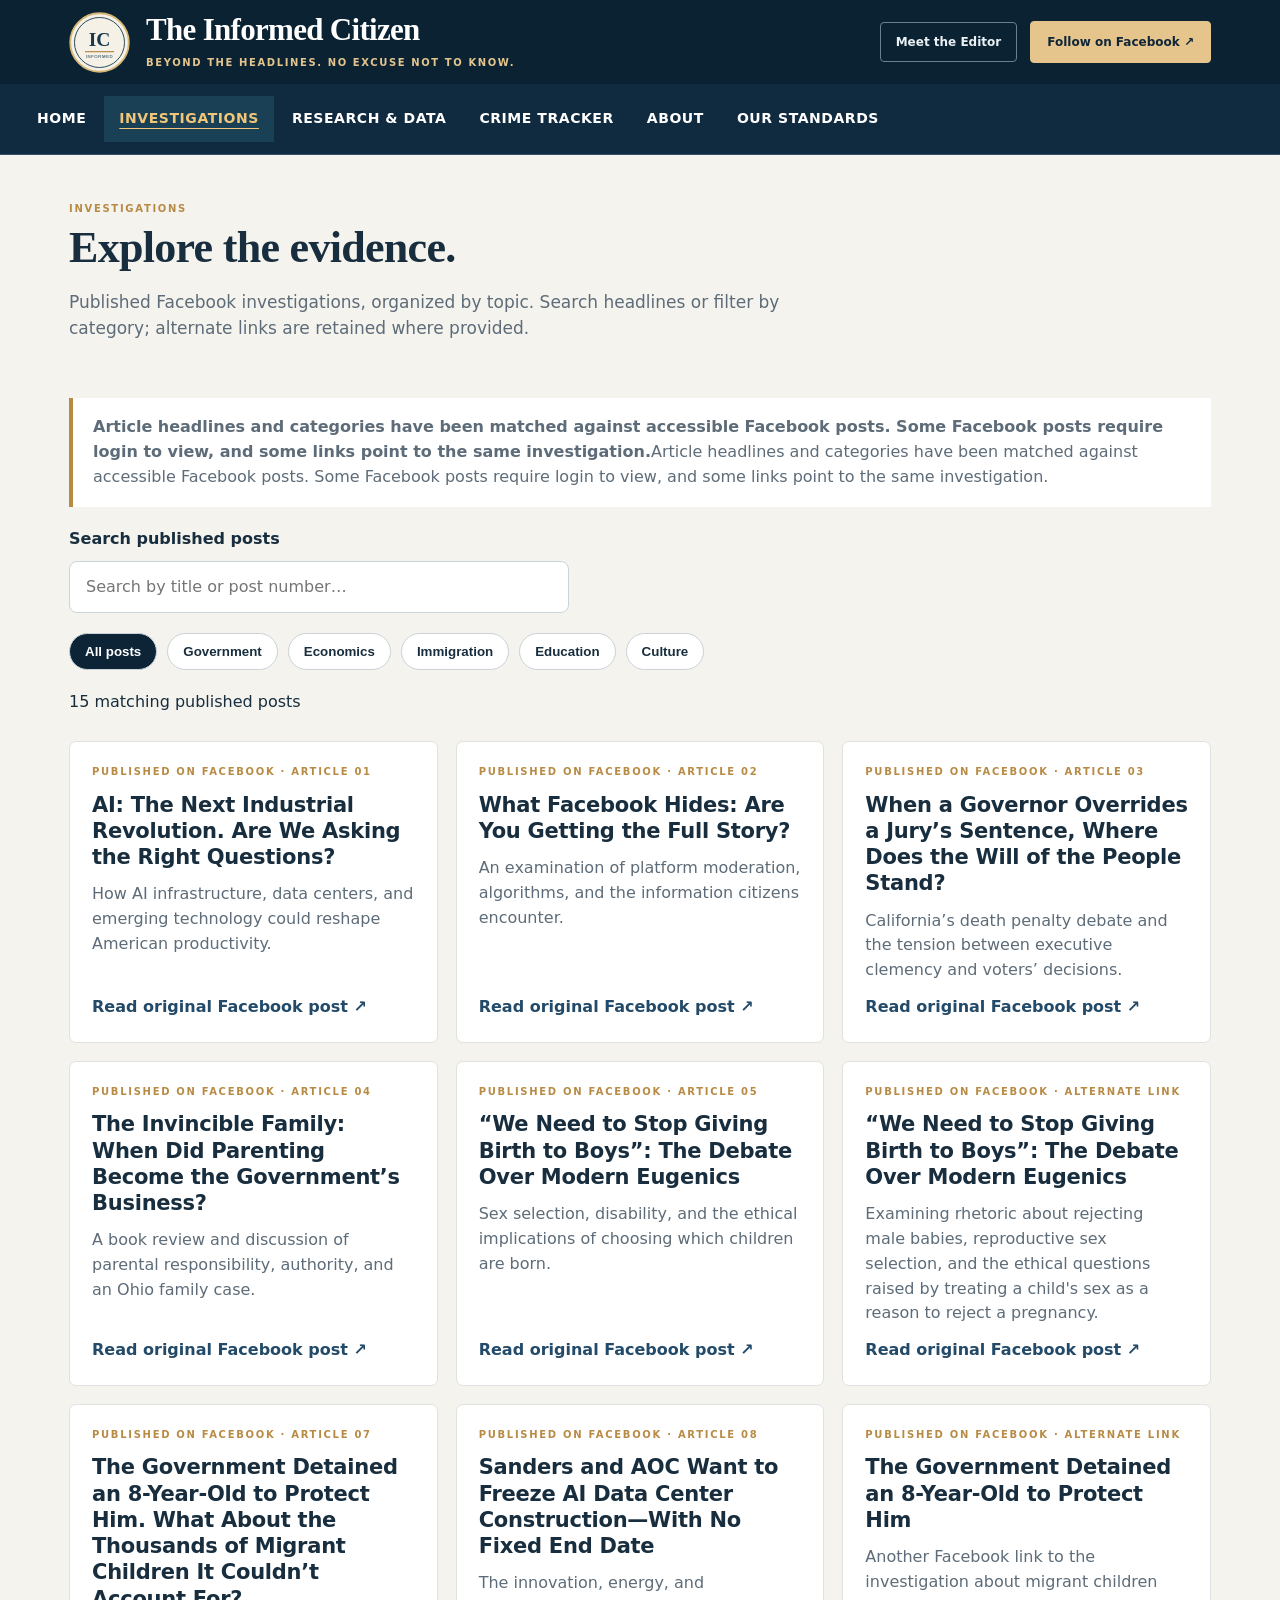
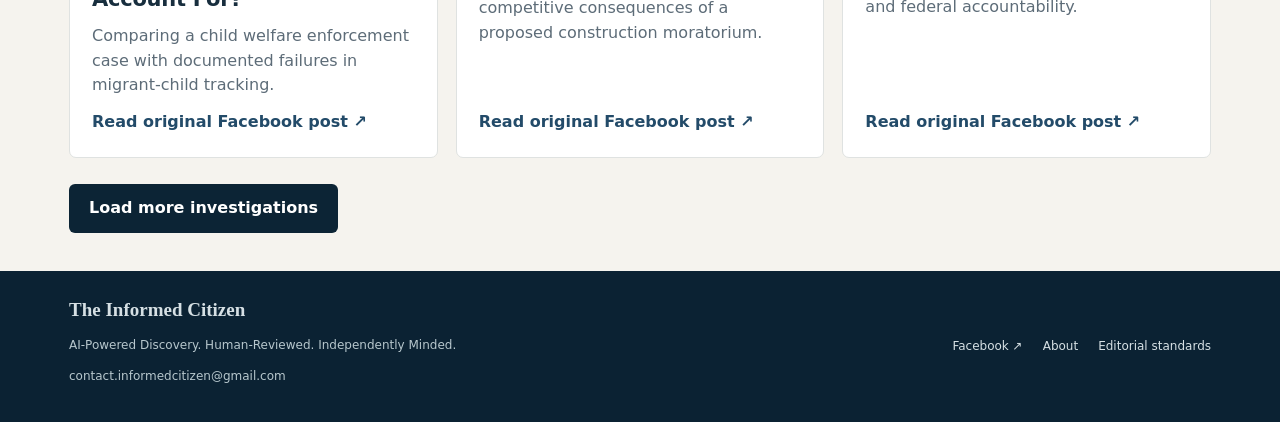
<file: investigations.html>
<!DOCTYPE html>
<html lang="en"><head><meta charset="utf-8"/><meta content="width=device-width,initial-scale=1" name="viewport"/><title>Investigations | The Informed Citizen</title><link rel="canonical" href="https://theinformedcitizenproject.com/investigations.html"><meta property="og:type" content="website"><meta property="og:site_name" content="The Informed Citizen"><meta property="og:title" content="Investigations | The Informed Citizen"><meta property="og:url" content="https://theinformedcitizenproject.com/investigations.html"><meta name="twitter:card" content="summary"><meta content="Independent civic education and investigations." name="description"/><link href="styles.css" rel="stylesheet"/><link href="logo.jpg" rel="icon"/><style id="site-nav-fix">nav.nav{position:sticky;top:0;z-index:1000;background:#102a40}nav.nav .navin{display:flex;gap:20px;align-items:center;flex-wrap:wrap;padding:12px 0}nav.nav a{color:#fff;text-decoration:none;font-weight:600;font-size:14px}nav.nav a[aria-current="page"]{color:#f2c678;text-decoration:underline;text-underline-offset:5px}.story-tile[hidden],#more[hidden]{display:none!important}@media(max-width:640px){nav.nav .navin{gap:12px;padding:10px 0}nav.nav a{font-size:12px}}</style><link rel="stylesheet" href="editorial-theme.css"></head><body><header class="mast"><div class="shell mastin"><a class="identity" href="index.html"><svg class="brandmark" role="img" aria-label="The Informed Citizen" xmlns="http://www.w3.org/2000/svg" viewBox="0 0 100 100"><circle cx="50" cy="50" r="48" fill="#f5f1e7" stroke="#d7b775" stroke-width="3"/><circle cx="50" cy="50" r="41" fill="none" stroke="#1b3d50" stroke-width="1.5"/><text x="50" y="55" text-anchor="middle" font-family="Georgia,serif" font-weight="bold" font-size="32" fill="#17394b">IC</text><path d="M26 65h48" stroke="#b58b4b" stroke-width="2"/><text x="50" y="76" text-anchor="middle" font-family="Arial,sans-serif" font-size="7" letter-spacing="1" fill="#17394b">INFORMED</text></svg><div><div class="name">The Informed Citizen</div><div class="tag">BEYOND THE HEADLINES. NO EXCUSE NOT TO KNOW.</div></div></a><div class="actions"><a class="outline" href="about.html">Meet the Editor</a><a class="fb" href="https://www.facebook.com/share/19aGaXoDgL/?mibextid=wwXIfr" rel="noopener" target="_blank">Follow on Facebook ↗</a></div></div></header><nav class="nav"><div class="shell navin"><a href="index.html">Home</a><a aria-current="page" href="investigations.html">Investigations</a><a href="research.html">Research &amp; Data</a><a href="crime-tracker.html">Crime Tracker</a><a href="about.html">About</a><a href="methodology.html">Our Standards</a></div></nav><main class="shell page-main"><section class="page-hero"><div class="eyebrow">Investigations</div><h1>Explore the evidence.</h1><p class="intro">Published Facebook investigations, organized by topic. Search headlines or filter by category; alternate links are retained where provided.</p></section><div class="notice"><strong>Article headlines and categories have been matched against accessible Facebook posts. Some Facebook posts require login to view, and some links point to the same investigation.</strong>Article headlines and categories have been matched against accessible Facebook posts. Some Facebook posts require login to view, and some links point to the same investigation.</div><label for="q"><strong>Search published posts</strong></label><div style="margin-top:9px"><input class="searchbox" id="q" placeholder="Search by title or post number…" type="search"/></div><div aria-label="Filter investigations" class="filters"><button aria-pressed="true" class="filter" data-filter="All">All posts</button><button aria-pressed="false" class="filter" data-filter="Government &amp; Accountability">Government</button><button aria-pressed="false" class="filter" data-filter="Economics &amp; Innovation">Economics</button><button aria-pressed="false" class="filter" data-filter="Immigration &amp; Public Safety">Immigration</button><button aria-pressed="false" class="filter" data-filter="Education &amp; Families">Education</button><button aria-pressed="false" class="filter" data-filter="Culture, Faith &amp; Freedom">Culture</button></div><p aria-live="polite" id="count"></p><div class="article-grid" id="stories"><article class="story-tile" data-category="Economics &amp; Innovation" data-title="ai: the next industrial revolution. are we asking the right questions?"><span class="eyebrow">Published on Facebook · Article 01</span><h2>AI: The Next Industrial Revolution. Are We Asking the Right Questions?</h2><p>How AI infrastructure, data centers, and emerging technology could reshape American productivity.</p><a aria-label="Open published Facebook post 01" href="https://www.facebook.com/share/1DqvzmociN/?mibextid=wwXIfr" rel="noopener noreferrer" target="_blank">Read original Facebook post ↗</a></article><article class="story-tile" data-category="Culture, Faith &amp; Freedom" data-title="what facebook hides: are you getting the full story?"><span class="eyebrow">Published on Facebook · Article 02</span><h2>What Facebook Hides: Are You Getting the Full Story?</h2><p>An examination of platform moderation, algorithms, and the information citizens encounter.</p><a aria-label="Open published Facebook post 02" href="https://www.facebook.com/share/1F5iioECeB/?mibextid=wwXIfr" rel="noopener noreferrer" target="_blank">Read original Facebook post ↗</a></article><article class="story-tile" data-category="Government &amp; Accountability" data-title="when a governor overrides a jury’s sentence, where does the will of the people stand?"><span class="eyebrow">Published on Facebook · Article 03</span><h2>When a Governor Overrides a Jury’s Sentence, Where Does the Will of the People Stand?</h2><p>California’s death penalty debate and the tension between executive clemency and voters’ decisions.</p><a aria-label="Open published Facebook post 03" href="https://www.facebook.com/share/19tiYVCJKF/?mibextid=wwXIfr" rel="noopener noreferrer" target="_blank">Read original Facebook post ↗</a></article><article class="story-tile" data-category="Education &amp; Families" data-title="the invincible family: when did parenting become the government’s business?"><span class="eyebrow">Published on Facebook · Article 04</span><h2>The Invincible Family: When Did Parenting Become the Government’s Business?</h2><p>A book review and discussion of parental responsibility, authority, and an Ohio family case.</p><a aria-label="Open published Facebook post 04" href="https://www.facebook.com/share/1JA9yYzC1A/?mibextid=wwXIfr" rel="noopener noreferrer" target="_blank">Read original Facebook post ↗</a></article><article class="story-tile" data-category="Culture, Faith &amp; Freedom" data-title="“we need to stop giving birth to boys”: the debate over modern eugenics"><span class="eyebrow">Published on Facebook · Article 05</span><h2>“We Need to Stop Giving Birth to Boys”: The Debate Over Modern Eugenics</h2><p>Sex selection, disability, and the ethical implications of choosing which children are born.</p><a aria-label="Open published Facebook post 05" href="https://www.facebook.com/share/v/1CgCRhcTPF/?mibextid=wwXIfr" rel="noopener noreferrer" target="_blank">Read original Facebook post ↗</a></article><article class="story-tile" data-category="Culture, Faith &amp; Freedom" data-title="we need to stop giving birth to boys modern eugenics"><span class="eyebrow">Published on Facebook · Alternate link</span><h2>“We Need to Stop Giving Birth to Boys”: The Debate Over Modern Eugenics</h2><p>Examining rhetoric about rejecting male babies, reproductive sex selection, and the ethical questions raised by treating a child's sex as a reason to reject a pregnancy.</p><a aria-label="Open published Facebook post 06 about modern eugenics" href="https://www.facebook.com/share/1EoL2nFubs/?mibextid=wwXIfr" rel="noopener noreferrer" target="_blank">Read original Facebook post ↗</a></article><article class="story-tile" data-category="Immigration &amp; Public Safety" data-title="the government detained an 8-year-old to protect him. what about the thousands of migrant children it couldn’t account for?"><span class="eyebrow">Published on Facebook · Article 07</span><h2>The Government Detained an 8-Year-Old to Protect Him. What About the Thousands of Migrant Children It Couldn’t Account For?</h2><p>Comparing a child welfare enforcement case with documented failures in migrant-child tracking.</p><a aria-label="Open published Facebook post 07" href="https://www.facebook.com/share/v/1CK9tFziit/?mibextid=wwXIfr" rel="noopener noreferrer" target="_blank">Read original Facebook post ↗</a></article><article class="story-tile" data-category="Economics &amp; Innovation" data-title="sanders and aoc want to freeze ai data center construction—with no fixed end date"><span class="eyebrow">Published on Facebook · Article 08</span><h2>Sanders and AOC Want to Freeze AI Data Center Construction—With No Fixed End Date</h2><p>The innovation, energy, and competitive consequences of a proposed construction moratorium.</p><a aria-label="Open published Facebook post 08" href="https://www.facebook.com/share/16NXkPvej3C/?mibextid=wwXIfr" rel="noopener noreferrer" target="_blank">Read original Facebook post ↗</a></article><article class="story-tile" data-category="Immigration &amp; Public Safety" data-title="the government detained an 8-year-old to protect him"><span class="eyebrow">Published on Facebook · Alternate link</span><h2>The Government Detained an 8-Year-Old to Protect Him</h2><p>Another Facebook link to the investigation about migrant children and federal accountability.</p><a aria-label="Open published Facebook post 09" href="https://www.facebook.com/share/1FNjZtZdt6/?mibextid=wwXIfr" rel="noopener noreferrer" target="_blank">Read original Facebook post ↗</a></article><article class="story-tile" data-category="Economics &amp; Innovation" data-title="sanders and aoc want to freeze ai data center construction" hidden=""><span class="eyebrow">Published on Facebook · Alternate link</span><h2>Sanders and AOC Want to Freeze AI Data Center Construction</h2><p>Another Facebook link to the investigation about a proposed data center moratorium.</p><a aria-label="Open published Facebook post 10" href="https://www.facebook.com/share/1KEGtc9ABR/?mibextid=wwXIfr" rel="noopener noreferrer" target="_blank">Read original Facebook post ↗</a></article><article class="story-tile" data-category="Culture, Faith &amp; Freedom" data-title="abdul el-sayed compared sharia to canon law. here’s why the difference matters." hidden=""><span class="eyebrow">Published on Facebook · Article 11</span><h2>Abdul El-Sayed Compared Sharia to Canon Law. Here’s Why the Difference Matters.</h2><p>Examining a comparison between two religious legal traditions and their civic implications.</p><a aria-label="Open published Facebook post 11" href="https://www.facebook.com/share/1FTnE611uu/?mibextid=wwXIfr" rel="noopener noreferrer" target="_blank">Read original Facebook post ↗</a></article><article class="story-tile" data-category="Economics &amp; Innovation" data-title="the contrived affordability crisis: history warns how proposed “solutions” can make life less affordable" hidden=""><span class="eyebrow">Published on Facebook · Article 12</span><h2>The Contrived Affordability Crisis: History Warns How Proposed “Solutions” Can Make Life Less Affordable</h2><p>A commentary on economic narratives, government interventions, and unintended consequences.</p><a aria-label="Open published Facebook post 12" href="https://www.facebook.com/share/1FDDnfj3Ny/?mibextid=wwXIfr" rel="noopener noreferrer" target="_blank">Read original Facebook post ↗</a></article><article class="story-tile" data-category="Economics &amp; Innovation" data-title="the $1,000 car payment: are americans financing away their future?" hidden=""><span class="eyebrow">Published on Facebook · Article 13</span><h2>The $1,000 Car Payment: Are Americans Financing Away Their Future?</h2><p>How large monthly vehicle payments can affect household finances and wealth building.</p><a aria-label="Open published Facebook post 13" href="https://www.facebook.com/share/p/19rZbtHtNw/?mibextid=wwXIfr" rel="noopener noreferrer" target="_blank">Read original Facebook post ↗</a></article><article class="story-tile" data-category="Education &amp; Families" data-title="teaching our kids how to think critical thinking logic reasoning"><span class="eyebrow">Published on Facebook · Article 14</span><h2>Teaching Our Kids How to Think</h2><p>Why parents and educators should teach children to question assumptions, evaluate evidence, recognize flawed arguments, and think independently rather than simply memorizing what to believe.</p><a aria-label="Open published Facebook post 14 about teaching children critical thinking" href="https://www.facebook.com/share/p/1ChyxtrLzZ/?mibextid=wwXIfr" rel="noopener noreferrer" target="_blank">Read original Facebook post ↗</a></article><article class="story-tile" data-category="Economics &amp; Innovation" data-title="the $1,000 car payment: are americans financing away their future?" hidden=""><span class="eyebrow">Published on Facebook · Alternate link</span><h2>The $1,000 Car Payment: Are Americans Financing Away Their Future?</h2><p>Another Facebook link to the investigation about car payments and household finances.</p><a aria-label="Open published Facebook post 15" href="https://www.facebook.com/share/1DVLu6W7uu/?mibextid=wwXIfr" rel="noopener noreferrer" target="_blank">Read original Facebook post ↗</a></article></div><button class="loadmore" id="more" type="button">Load more investigations</button><script>const cards=[...document.querySelectorAll('#stories article')];let expanded=false,category='All';const search=document.getElementById('q'),more=document.getElementById('more'),count=document.getElementById('count');function draw(){let shown=0,matched=0;cards.forEach((c,i)=>{let ok=(category==='All'||c.dataset.category===category)&&c.textContent.toLowerCase().includes(search.value.trim().toLowerCase());if(ok)matched++;let visible=ok&&(expanded||shown<9);c.hidden=!visible;c.style.display=visible?'':'none';if(visible)shown++;});more.hidden=expanded||matched<=9;more.style.display=more.hidden?'none':'';count.textContent=matched+' matching published post'+(matched===1?'':'s');}document.querySelectorAll('.filter').forEach(b=>b.addEventListener('click',()=>{category=b.dataset.filter;expanded=false;document.querySelectorAll('.filter').forEach(x=>x.setAttribute('aria-pressed',String(x===b)));draw();}));search.addEventListener('input',()=>{expanded=false;draw();});more.addEventListener('click',()=>{expanded=true;draw();});draw();</script></main><footer class="footer"><div class="shell footerin"><div><strong>The Informed Citizen</strong><p>AI-Powered Discovery. Human-Reviewed. Independently Minded.</p><p>contact.informedcitizen@gmail.com</p></div><div class="footlinks"><a href="https://www.facebook.com/share/19aGaXoDgL/?mibextid=wwXIfr" rel="noopener" target="_blank">Facebook ↗</a><a href="about.html">About</a><a href="methodology.html">Editorial standards</a></div></div></footer></body></html>
</file>
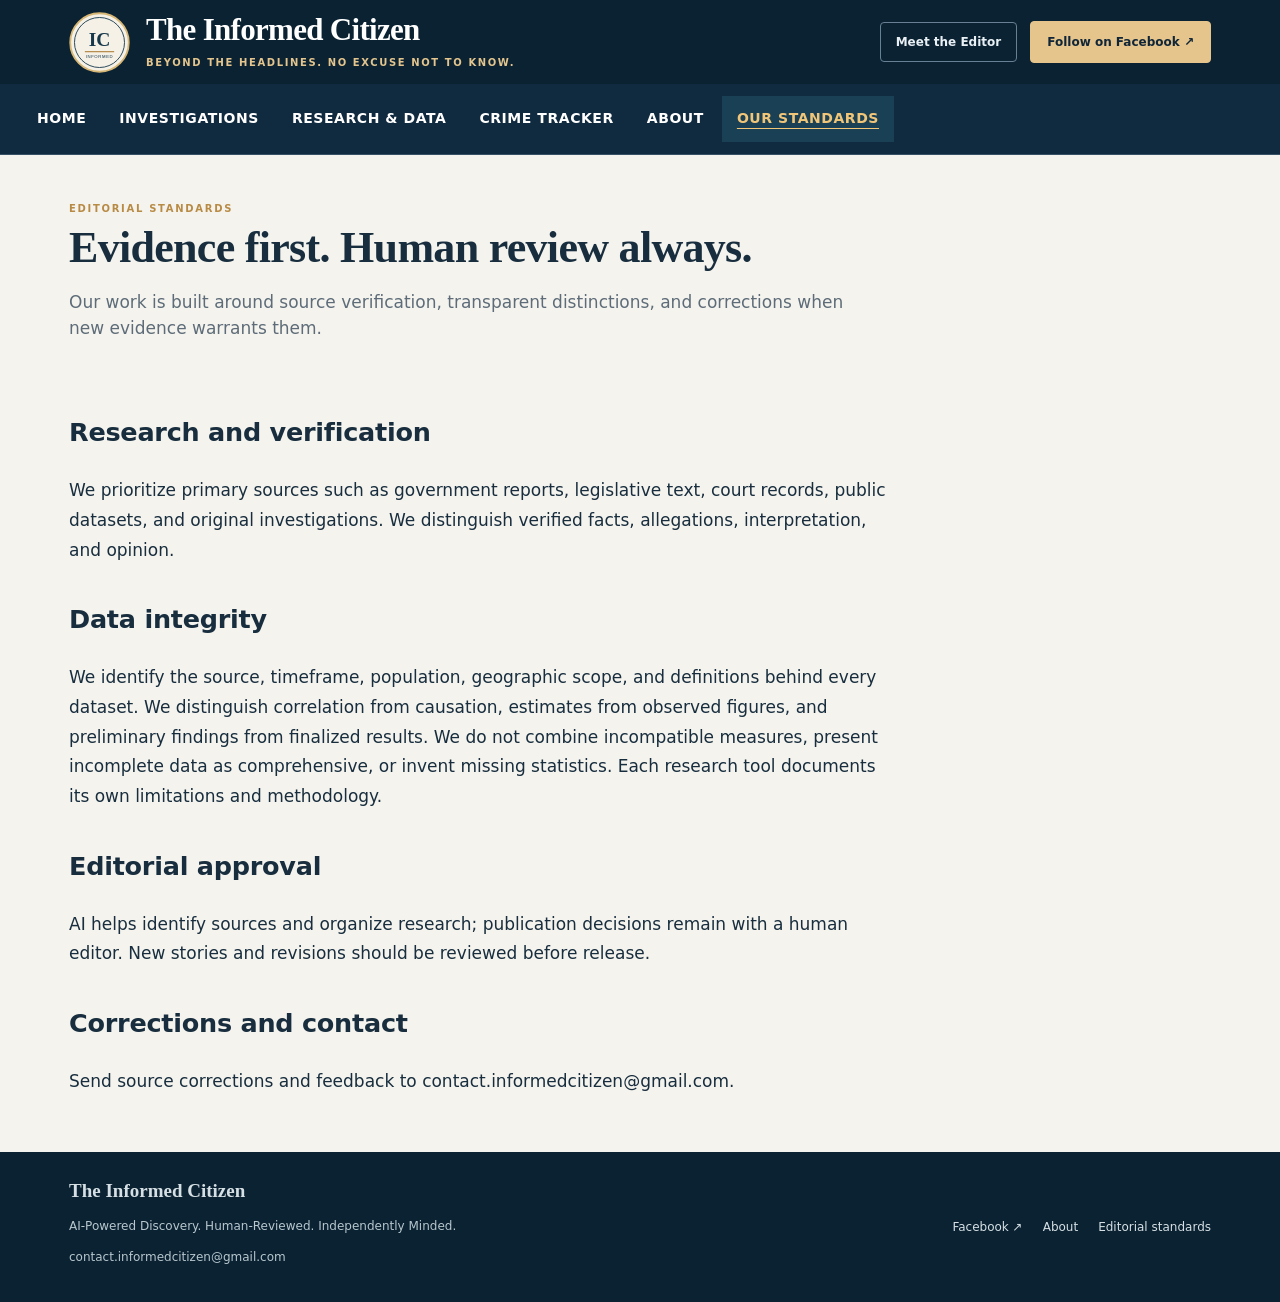
<file: methodology.html>
<!doctype html><html lang="en"><head><meta charset="utf-8"><meta name="viewport" content="width=device-width,initial-scale=1"><title>Editorial Standards | The Informed Citizen</title><link rel="canonical" href="https://theinformedcitizenproject.com/methodology.html"><meta property="og:type" content="website"><meta property="og:site_name" content="The Informed Citizen"><meta property="og:title" content="Editorial Standards | The Informed Citizen"><meta property="og:url" content="https://theinformedcitizenproject.com/methodology.html"><meta name="twitter:card" content="summary"><meta name="description" content="Independent civic education and investigations."><link rel="stylesheet" href="styles.css"><link rel="icon" href="logo.jpg"><style id="site-nav-fix">nav.nav{position:sticky;top:0;z-index:1000;background:#102a40}nav.nav .navin{display:flex;gap:20px;align-items:center;flex-wrap:wrap;padding:12px 0}nav.nav a{color:#fff;text-decoration:none;font-weight:600;font-size:14px}nav.nav a[aria-current="page"]{color:#f2c678;text-decoration:underline;text-underline-offset:5px}.story-tile[hidden],#more[hidden]{display:none!important}@media(max-width:640px){nav.nav .navin{gap:12px;padding:10px 0}nav.nav a{font-size:12px}}</style><link rel="stylesheet" href="editorial-theme.css"></head><body><header class="mast"><div class="shell mastin"><a class="identity" href="index.html"><svg class="brandmark" role="img" aria-label="The Informed Citizen" xmlns="http://www.w3.org/2000/svg" viewBox="0 0 100 100"><circle cx="50" cy="50" r="48" fill="#f5f1e7" stroke="#d7b775" stroke-width="3"/><circle cx="50" cy="50" r="41" fill="none" stroke="#1b3d50" stroke-width="1.5"/><text x="50" y="55" text-anchor="middle" font-family="Georgia,serif" font-weight="bold" font-size="32" fill="#17394b">IC</text><path d="M26 65h48" stroke="#b58b4b" stroke-width="2"/><text x="50" y="76" text-anchor="middle" font-family="Arial,sans-serif" font-size="7" letter-spacing="1" fill="#17394b">INFORMED</text></svg><div><div class="name">The Informed Citizen</div><div class="tag">BEYOND THE HEADLINES. NO EXCUSE NOT TO KNOW.</div></div></a><div class="actions"><a class="outline" href="about.html">Meet the Editor</a><a class="fb" href="https://www.facebook.com/share/19aGaXoDgL/?mibextid=wwXIfr" rel="noopener" target="_blank">Follow on Facebook ↗</a></div></div></header><nav class="nav"><div class="shell navin"><a href="index.html">Home</a><a href="investigations.html">Investigations</a><a href="research.html">Research &amp; Data</a><a href="crime-tracker.html">Crime Tracker</a><a href="about.html">About</a><a aria-current="page" href="methodology.html">Our Standards</a></div></nav><main class="shell page-main"><section class="page-hero"><div class="eyebrow">Editorial standards</div><h1>Evidence first. Human review always.</h1><p class="intro">Our work is built around source verification, transparent distinctions, and corrections when new evidence warrants them.</p></section><div class="readable"><h2>Research and verification</h2><p>We prioritize primary sources such as government reports, legislative text, court records, public datasets, and original investigations. We distinguish verified facts, allegations, interpretation, and opinion.</p><h2>Data integrity</h2><p>We identify the source, timeframe, population, geographic scope, and definitions behind every dataset. We distinguish correlation from causation, estimates from observed figures, and preliminary findings from finalized results. We do not combine incompatible measures, present incomplete data as comprehensive, or invent missing statistics. Each research tool documents its own limitations and methodology.</p><h2>Editorial approval</h2><p>AI helps identify sources and organize research; publication decisions remain with a human editor. New stories and revisions should be reviewed before release.</p><h2>Corrections and contact</h2><p>Send source corrections and feedback to <a href="mailto:contact.informedcitizen@gmail.com">contact.informedcitizen@gmail.com</a>.</p></div></main><footer class="footer"><div class="shell footerin"><div><strong>The Informed Citizen</strong><p>AI-Powered Discovery. Human-Reviewed. Independently Minded.</p><p>contact.informedcitizen@gmail.com</p></div><div class="footlinks"><a href="https://www.facebook.com/share/19aGaXoDgL/?mibextid=wwXIfr" rel="noopener" target="_blank">Facebook ↗</a><a href="about.html">About</a><a href="methodology.html">Editorial standards</a></div></div></footer></body></html>
</file>
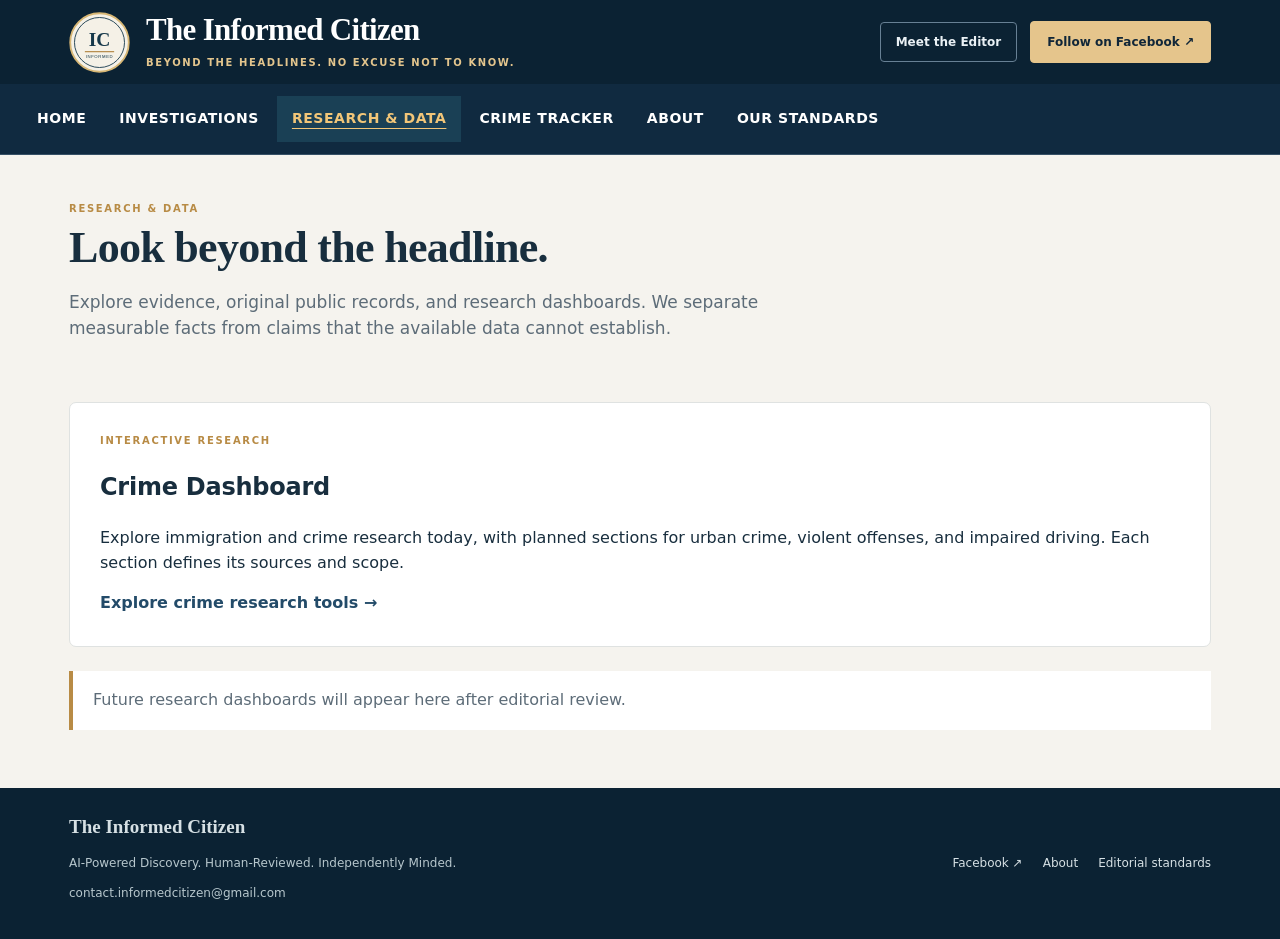
<file: research.html>
<!doctype html><html lang="en"><head><meta charset="utf-8"><meta name="viewport" content="width=device-width,initial-scale=1"><title>Research &amp; Data | The Informed Citizen</title><link rel="canonical" href="https://theinformedcitizenproject.com/research.html"><meta property="og:type" content="website"><meta property="og:site_name" content="The Informed Citizen"><meta property="og:title" content="Research &amp; Data | The Informed Citizen"><meta property="og:url" content="https://theinformedcitizenproject.com/research.html"><meta name="twitter:card" content="summary"><meta name="description" content="Independent civic education and investigations."><link rel="stylesheet" href="styles.css"><link rel="icon" href="logo.jpg"><style id="site-nav-fix">nav.nav{position:sticky;top:0;z-index:1000;background:#102a40}nav.nav .navin{display:flex;gap:20px;align-items:center;flex-wrap:wrap;padding:12px 0}nav.nav a{color:#fff;text-decoration:none;font-weight:600;font-size:14px}nav.nav a[aria-current="page"]{color:#f2c678;text-decoration:underline;text-underline-offset:5px}.story-tile[hidden],#more[hidden]{display:none!important}@media(max-width:640px){nav.nav .navin{gap:12px;padding:10px 0}nav.nav a{font-size:12px}}</style><link rel="stylesheet" href="editorial-theme.css"></head><body><header class="mast"><div class="shell mastin"><a class="identity" href="index.html"><svg class="brandmark" role="img" aria-label="The Informed Citizen" xmlns="http://www.w3.org/2000/svg" viewBox="0 0 100 100"><circle cx="50" cy="50" r="48" fill="#f5f1e7" stroke="#d7b775" stroke-width="3"/><circle cx="50" cy="50" r="41" fill="none" stroke="#1b3d50" stroke-width="1.5"/><text x="50" y="55" text-anchor="middle" font-family="Georgia,serif" font-weight="bold" font-size="32" fill="#17394b">IC</text><path d="M26 65h48" stroke="#b58b4b" stroke-width="2"/><text x="50" y="76" text-anchor="middle" font-family="Arial,sans-serif" font-size="7" letter-spacing="1" fill="#17394b">INFORMED</text></svg><div><div class="name">The Informed Citizen</div><div class="tag">BEYOND THE HEADLINES. NO EXCUSE NOT TO KNOW.</div></div></a><div class="actions"><a class="outline" href="about.html">Meet the Editor</a><a class="fb" href="https://www.facebook.com/share/19aGaXoDgL/?mibextid=wwXIfr" rel="noopener" target="_blank">Follow on Facebook ↗</a></div></div></header><nav class="nav"><div class="shell navin"><a href="index.html">Home</a><a href="investigations.html">Investigations</a><a aria-current="page" href="research.html">Research &amp; Data</a><a href="crime-tracker.html">Crime Tracker</a><a href="about.html">About</a><a href="methodology.html">Our Standards</a></div></nav><main class="shell page-main"><section class="page-hero"><div class="eyebrow">Research & Data</div><h1>Look beyond the headline.</h1><p class="intro">Explore evidence, original public records, and research dashboards. We separate measurable facts from claims that the available data cannot establish.</p></section><section class="research-panel"><div class="eyebrow">Interactive research</div><h2>Crime Dashboard</h2><p>Explore immigration and crime research today, with planned sections for urban crime, violent offenses, and impaired driving. Each section defines its sources and scope.</p><a class="cta-link" href="crime-tracker.html">Explore crime research tools →</a></section><p class="notice">Future research dashboards will appear here after editorial review.</p></main><footer class="footer"><div class="shell footerin"><div><strong>The Informed Citizen</strong><p>AI-Powered Discovery. Human-Reviewed. Independently Minded.</p><p>contact.informedcitizen@gmail.com</p></div><div class="footlinks"><a href="https://www.facebook.com/share/19aGaXoDgL/?mibextid=wwXIfr" rel="noopener" target="_blank">Facebook ↗</a><a href="about.html">About</a><a href="methodology.html">Editorial standards</a></div></div></footer></body></html>
</file>
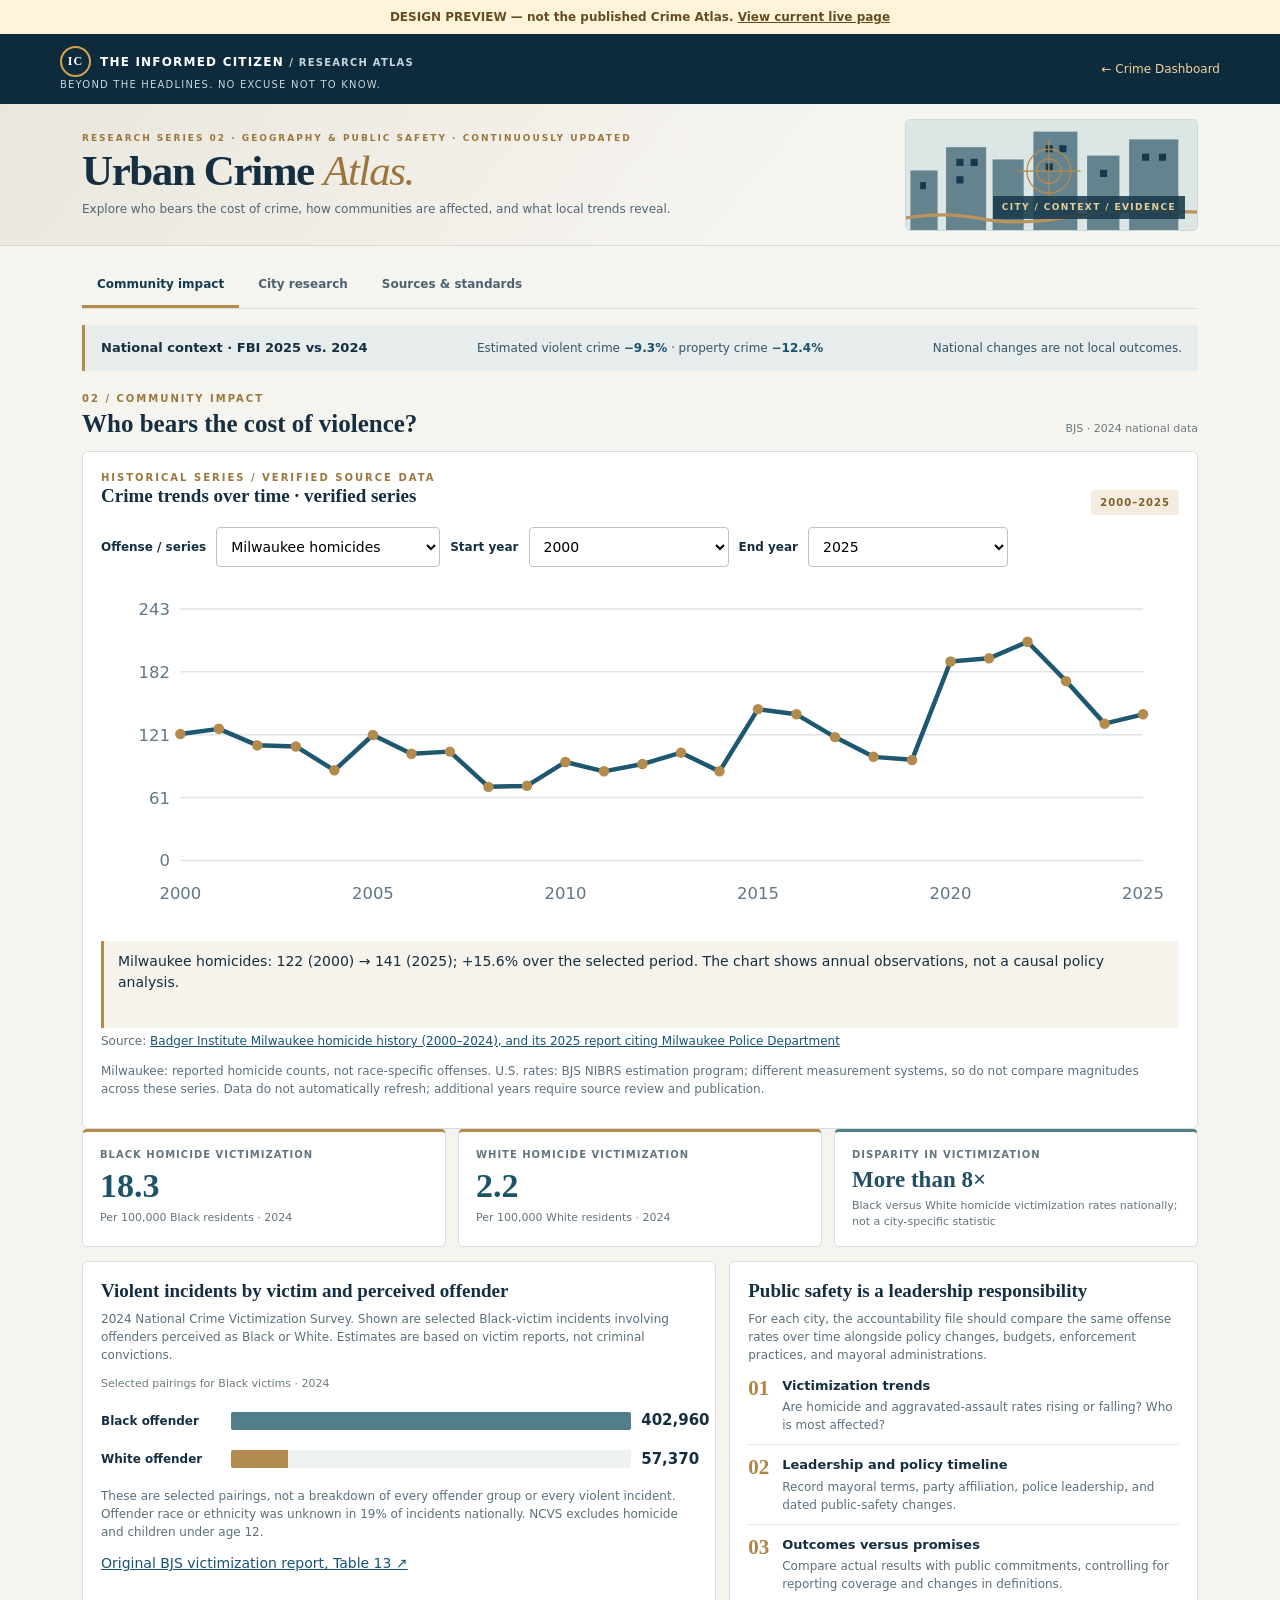
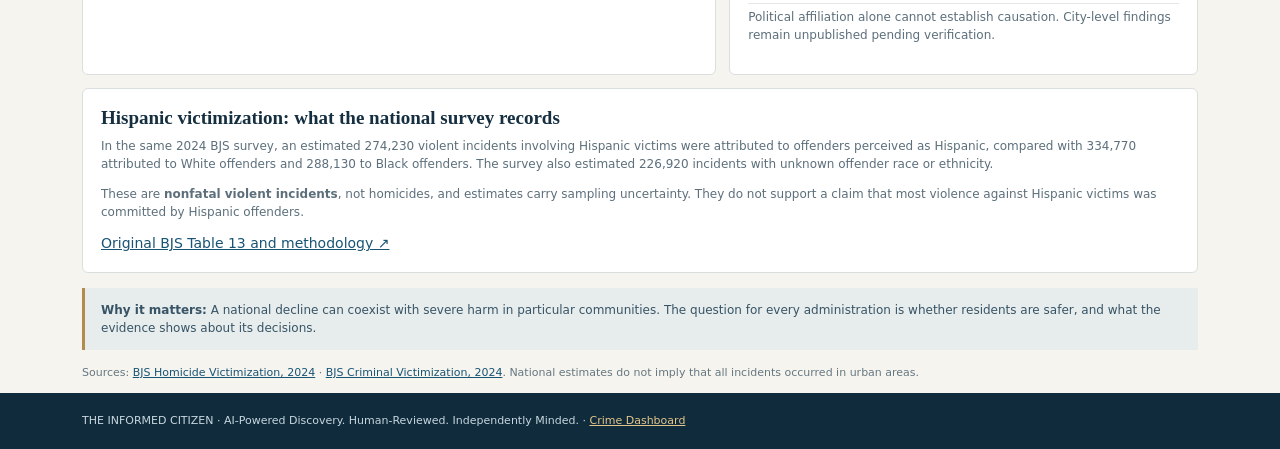
<file: urban-crime-preview.html>
<!doctype html><html lang="en"><head><meta charset="utf-8"><meta name="viewport" content="width=device-width,initial-scale=1"><meta name="description" content="Urban Crime Atlas: a source-led guide to city crime, national FBI benchmarks, definitions, and local data verification."><title>Preview — Urban Crime Atlas | The Informed Citizen</title><link rel="canonical" href="https://theinformedcitizenproject.com/urban-crime.html"><meta property="og:type" content="website"><meta property="og:site_name" content="The Informed Citizen"><meta property="og:title" content="Urban Crime Atlas | The Informed Citizen"><meta property="og:url" content="https://theinformedcitizenproject.com/urban-crime.html"><meta name="twitter:card" content="summary"><style>
:root{--ink:#152f40;--navy:#0e2a3d;--gold:#b38b4d;--muted:#5f7078;--paper:#f6f4ef;--line:#d9dfde;--white:#fff;--sea:#477988}*{box-sizing:border-box}html{scroll-behavior:smooth}body{margin:0;background:var(--paper);color:var(--ink);font:14px/1.5 system-ui,-apple-system,Segoe UI,Arial}a{color:#185474}a:hover{text-decoration-thickness:2px}button,select{font:inherit}.wrap{max-width:1160px;margin:auto;padding:0 22px}.top{background:var(--navy);color:white}.topin{display:flex;justify-content:space-between;align-items:center;gap:15px;padding:12px 0}.brand{font-size:12px;letter-spacing:1.2px;font-weight:900}.back{font-size:12px;color:#f1d39a;text-decoration:none}.topnote{font-size:10px;letter-spacing:1.2px;color:#c6d5db;text-transform:uppercase}.hero{background:linear-gradient(130deg,#e9e6dc,#f6f4ef 60%);border-bottom:1px solid #d8d9d2;overflow:hidden}.heroin{display:grid;grid-template-columns:1.1fr .9fr;gap:24px;align-items:center;padding-top:26px;padding-bottom:24px}.eyebrow{color:#9b773e;text-transform:uppercase;letter-spacing:2px;font-size:10px;font-weight:900}.hero h1{font:700 clamp(34px,5vw,57px)/1.04 Georgia,serif;letter-spacing:-1.4px;margin:8px 0 11px}.hero h1 em{font-weight:400;color:#9b753b}.hero p{font-size:14px;color:#516673;max-width:590px;margin:0}.heroart{height:170px;position:relative;overflow:hidden;background:#dce5e5;border-radius:5px;border:1px solid #ccd9d9}.heroart svg{width:100%;height:100%}.heroart:after{content:"CITY / CONTEXT / EVIDENCE";position:absolute;bottom:11px;right:12px;background:#17394bdc;color:#e9cf99;font-size:9px;font-weight:800;letter-spacing:1.4px;padding:5px 9px}.tabs{display:flex;gap:4px;border-bottom:1px solid var(--line);margin-top:17px;overflow-x:auto;white-space:nowrap}.tabs button{border:0;background:transparent;padding:12px 15px;color:#4c6270;cursor:pointer;font-weight:800;font-size:12px;border-bottom:3px solid transparent}.tabs button[aria-selected=true]{color:#123c53;border-bottom-color:var(--gold)}main{padding-bottom:32px}.pane{display:none}.pane.active{display:block}.sectiontop{display:flex;justify-content:space-between;align-items:end;gap:15px;margin:20px 0 12px}.sectiontop h2{font:700 25px Georgia,serif;margin:4px 0 0}.source{font-size:11px;color:#6c7b80}.metrics{display:grid;grid-template-columns:repeat(3,1fr);gap:12px}.metric{background:white;border:1px solid var(--line);border-top:3px solid #b38b4d;border-radius:5px;padding:15px 17px}.metric .label{font-size:10px;text-transform:uppercase;letter-spacing:1px;color:#637680;font-weight:850}.metric strong{display:block;font:700 clamp(24px,3vw,34px) Georgia,serif;margin:5px 0;color:#1b5369}.metric p{font-size:11px;color:#63737c;margin:0}.metric.context{border-top-color:#557f89}.metric.context strong{font-size:23px;color:#234f63}.layout{display:grid;grid-template-columns:1.15fr .85fr;gap:13px;margin-top:14px}.panel{background:white;border:1px solid var(--line);border-radius:6px;padding:18px;min-width:0}.panel h3{font:700 19px Georgia,serif;margin:0 0 8px}.panel p{font-size:12px;color:#5c6f7b;margin:4px 0 12px}.bars{display:grid;gap:16px;margin:17px 0}.barrow{display:grid;grid-template-columns:120px 1fr 56px;gap:10px;align-items:center;font-size:12px;font-weight:700}.track{height:18px;background:#edf1f1;border-radius:2px;position:relative;overflow:hidden}.fill{height:100%;background:#527d8a}.fill.property{background:#b18b4f}.barrow strong{text-align:right;font-size:15px}.panel small{color:#657783;font-size:11px}.lensgrid{display:grid;grid-template-columns:repeat(2,minmax(0,1fr));gap:9px}.lens{border:1px solid #d8e1e2;background:#f8faf9;padding:13px;border-radius:5px;text-align:left;cursor:pointer;color:#183c50;min-height:88px}.lens strong{display:block;font-size:13px}.lens span{display:block;font-size:11px;color:#657883;margin-top:4px}.lens[aria-pressed=true]{border-color:#af8545;box-shadow:inset 3px 0 #af8545;background:#fdfbf6}.definition{border-left:3px solid var(--gold);padding:10px 14px;background:#f6f3ec;margin-top:12px;min-height:87px}.definition strong{font-size:13px}.definition p{margin:4px 0;font-size:12px}.callout{background:#e7ecec;border-left:3px solid var(--gold);padding:13px 16px;margin:15px 0;font-size:12px;color:#375466}.guide{display:grid;grid-template-columns:1fr 1fr;gap:12px}.steps{display:grid;gap:10px}.step{display:flex;gap:13px;align-items:flex-start;border-bottom:1px solid #e3e7e7;padding-bottom:10px}.num{font:700 21px Georgia,serif;color:#ae8546}.step strong{display:block;font-size:13px}.step p{margin:3px 0 0;font-size:12px}.formrow{display:flex;flex-wrap:wrap;gap:10px;align-items:center}.formrow label{font-size:12px;font-weight:800}.formrow select{padding:10px;border:1px solid #b7c5c9;border-radius:4px;background:#fff;min-width:200px;max-width:100%}.cityname{font:700 30px Georgia,serif;margin:10px 0}.linkbtn{display:inline-flex;background:#153d54;color:#fff;text-decoration:none;padding:10px 14px;border-radius:4px;font-size:12px;font-weight:800;margin:7px 8px 0 0}.linkbtn.secondary{background:#e6ebeb;color:#1b4a62}.status{display:inline-block;background:#f4eddf;color:#806029;font-size:10px;letter-spacing:1px;font-weight:850;padding:5px 9px;border-radius:3px}.sources{display:grid;gap:11px}.sourceitem{border-bottom:1px solid #e3e7e7;padding-bottom:11px}.sourceitem strong{display:block;font-size:14px}.sourceitem p{font-size:12px;margin:4px 0}.sourceitem a{font-size:12px;font-weight:800}.fine{font-size:11px;color:#657780}.footer{background:#102b3c;color:#c7d7df;padding:20px 0;font-size:11px}.footer a{color:#e3c58b}@media(max-width:740px){.heroin{grid-template-columns:1fr;padding-top:24px;padding-bottom:20px}.heroart{height:125px}.metrics{grid-template-columns:1fr 1fr}.metric.context{grid-column:1/-1}.layout,.guide{grid-template-columns:1fr}.barrow{grid-template-columns:100px 1fr 55px}.sectiontop{align-items:flex-start}.sectiontop h2{font-size:22px}}@media(max-width:420px){.wrap{padding:0 15px}.brand{font-size:10px}.topnote{display:none}.metrics{grid-template-columns:1fr 1fr}.metric{padding:12px}.metric strong{font-size:25px}.lensgrid{grid-template-columns:1fr 1fr}.lens{padding:10px}.tabs button{padding:11px 12px}.barrow{grid-template-columns:95px 1fr 51px;gap:6px;font-size:11px}}
.heroin{grid-template-columns:1.5fr .55fr;padding-top:15px;padding-bottom:14px}.heroart{height:112px}.hero h1{font-size:clamp(30px,4vw,43px);margin:4px 0 6px}.hero p{font-size:12px;max-width:650px}.hero .eyebrow{font-size:9px}.preview-note{background:#fff4d9;color:#634d22;text-align:center;padding:8px;font-size:12px;font-weight:700}.brandmark{display:inline-flex;align-items:center;gap:9px}.brandmark .seal{display:inline-grid;place-items:center;border:2px solid #d6a14e;border-radius:50%;width:31px;height:31px;font:700 12px Georgia,serif;color:#fff}.national-mini{display:flex;gap:16px;align-items:center;justify-content:space-between;flex-wrap:wrap;background:#e7ecec;border-left:3px solid var(--gold);padding:13px 16px;margin:16px 0}.national-mini strong{font-size:13px}.national-mini span{font-size:12px;color:#375466}.national-mini b{color:#1b5369}.community-intro{margin:20px 0 8px}.community-intro h2{font:700 26px Georgia,serif;margin:0}.community-intro p{color:#5f7078;font-size:13px}.preview-note a{color:inherit}@media(max-width:650px){.heroin{grid-template-columns:1fr;padding-top:15px;padding-bottom:13px;gap:12px}.heroart{height:90px}.hero h1{font-size:36px}.topin{gap:8px}.brand{font-size:10px}.brandmark .seal{width:27px;height:27px}.national-mini{gap:7px}}</style></head><body><div class="preview-note">DESIGN PREVIEW — not the published Crime Atlas. <a href="https://theinformedcitizenproject.com/urban-crime.html">View current live page</a></div><header class="top"><div class="wrap topin"><div><div class="brand brandmark"><span class="seal" aria-label="The Informed Citizen">IC</span><span>THE INFORMED CITIZEN <span class="topnote">/ Research Atlas</span></span></div><div class="topnote">Beyond the Headlines. No Excuse Not to Know.</div></div><a class="back" href="crime-tracker.html">← Crime Dashboard</a></div></header><section class="hero"><div class="wrap heroin"><div><div class="eyebrow">Research series 02 · Geography &amp; public safety · Continuously updated</div><h1>Urban Crime <em>Atlas.</em></h1><p>Explore who bears the cost of crime, how communities are affected, and what local trends reveal.</p></div><div class="heroart" aria-hidden="true"><svg viewBox="0 0 480 170" preserveAspectRatio="xMidYMid slice"><rect width="480" height="170" fill="#dbe6e5"/><g fill="#65838e"><rect x="22" y="78" width="42" height="92"/><rect x="77" y="42" width="62" height="128"/><rect x="149" y="61" width="48" height="109"/><rect x="212" y="18" width="68" height="152"/><rect x="295" y="55" width="50" height="115"/><rect x="360" y="30" width="76" height="140"/></g><g fill="#17394d"><rect x="37" y="96" width="9" height="11"/><rect x="93" y="60" width="11" height="11"/><rect x="115" y="60" width="11" height="11"/><rect x="93" y="87" width="11" height="11"/><rect x="231" y="39" width="11" height="11"/><rect x="252" y="39" width="11" height="11"/><rect x="231" y="67" width="11" height="11"/><rect x="315" y="77" width="11" height="11"/><rect x="380" y="52" width="11" height="11"/><rect x="406" y="52" width="11" height="11"/></g><path d="M0 154Q70 140 128 152T264 150T480 143" fill="none" stroke="#ba945b" stroke-width="5"/><g fill="none" stroke="#b58b4b" stroke-width="2"><circle cx="236" cy="79" r="34"/><circle cx="236" cy="79" r="19"/><path d="M236 30v98M187 79h98"/></g></svg></div></div></section>
<main class="wrap"><div class="tabs" role="tablist" aria-label="Dashboard sections"><button role="tab" id="tab-impact" aria-controls="impact" aria-selected="true" data-tab="impact">Community impact</button><button role="tab" id="tab-cities" aria-controls="cities" aria-selected="false" data-tab="cities">City research</button><button role="tab" id="tab-method" aria-controls="method" aria-selected="false" data-tab="method">Sources &amp; standards</button></div>
<section id="impact" class="pane active" role="tabpanel" aria-labelledby="tab-impact"><div class="national-mini"><strong>National context · FBI 2025 vs. 2024</strong><span>Estimated violent crime <b>−9.3%</b> · property crime <b>−12.4%</b></span><span>National changes are not local outcomes.</span></div><div class="sectiontop"><div><div class="eyebrow">02 / Community impact</div><h2>Who bears the cost of violence?</h2></div><div class="source">BJS · 2024 national data</div></div><div class="panel" style="margin-top:13px"><div class="sectiontop" style="margin:0 0 12px"><div><div class="eyebrow">Historical series / verified source data</div><h3>Crime trends over time · verified series</h3></div><span class="status" id="trendStatus">2000–2025</span></div><div class="formrow"><label for="trendCity">Offense / series</label><select id="trendCity"><option value="milwaukee">Milwaukee homicides</option><option value="nationalViolent">U.S. violent offense rate</option><option value="nationalProperty">U.S. property offense rate</option></select><label for="trendStart">Start year</label><select id="trendStart"></select><label for="trendEnd">End year</label><select id="trendEnd"></select></div><div id="trendPlot" role="img" aria-label="Crime trend chart" style="margin-top:12px;width:100%;overflow-x:auto"></div><div id="trendSummary" class="definition" aria-live="polite"></div><p class="fine" id="trendSource"></p><p class="fine">Milwaukee: reported homicide counts, not race-specific offenses. U.S. rates: BJS NIBRS estimation program; different measurement systems, so do not compare magnitudes across these series. Data do not automatically refresh; additional years require source review and publication.</p></div><div class="metrics"><div class="metric"><div class="label">Black homicide victimization</div><strong>18.3</strong><p>Per 100,000 Black residents · 2024</p></div><div class="metric"><div class="label">White homicide victimization</div><strong>2.2</strong><p>Per 100,000 White residents · 2024</p></div><div class="metric context"><div class="label">Disparity in victimization</div><strong>More than 8×</strong><p>Black versus White homicide victimization rates nationally; not a city-specific statistic</p></div></div><div class="layout"><article class="panel"><h3>Violent incidents by victim and perceived offender</h3><p>2024 National Crime Victimization Survey. Shown are selected Black-victim incidents involving offenders perceived as Black or White. Estimates are based on victim reports, not criminal convictions.</p><div class="source">Selected pairings for Black victims · 2024</div><div class="bars"><div class="barrow"><span id="sameLabel">Black offender</span><div class="track"><div id="sameBar" class="fill" style="width:100%"></div></div><strong id="sameValue">402,960</strong></div><div class="barrow"><span id="otherLabel">White offender</span><div class="track"><div id="otherBar" class="fill property" style="width:14.2%"></div></div><strong id="otherValue">57,370</strong></div></div><p class="fine">These are selected pairings, not a breakdown of every offender group or every violent incident. Offender race or ethnicity was unknown in 19% of incidents nationally. NCVS excludes homicide and children under age 12.</p><a href="https://bjs.ojp.gov/sites/bjs/files/media/document/cv24.pdf" target="_blank" rel="noopener">Original BJS victimization report, Table 13 ↗</a></article><article class="panel"><h3>Public safety is a leadership responsibility</h3><p>For each city, the accountability file should compare the same offense rates over time alongside policy changes, budgets, enforcement practices, and mayoral administrations.</p><div class="steps"><div class="step"><span class="num">01</span><div><strong>Victimization trends</strong><p>Are homicide and aggravated-assault rates rising or falling? Who is most affected?</p></div></div><div class="step"><span class="num">02</span><div><strong>Leadership and policy timeline</strong><p>Record mayoral terms, party affiliation, police leadership, and dated public-safety changes.</p></div></div><div class="step"><span class="num">03</span><div><strong>Outcomes versus promises</strong><p>Compare actual results with public commitments, controlling for reporting coverage and changes in definitions.</p></div></div></div><p class="fine">Political affiliation alone cannot establish causation. City-level findings remain unpublished pending verification.</p></article></div><div class="panel" style="margin-top:13px"><h3>Hispanic victimization: what the national survey records</h3><p>In the same 2024 BJS survey, an estimated 274,230 violent incidents involving Hispanic victims were attributed to offenders perceived as Hispanic, compared with 334,770 attributed to White offenders and 288,130 to Black offenders. The survey also estimated 226,920 incidents with unknown offender race or ethnicity.</p><p>These are <strong>nonfatal violent incidents</strong>, not homicides, and estimates carry sampling uncertainty. They do not support a claim that most violence against Hispanic victims was committed by Hispanic offenders.</p><a href="https://bjs.ojp.gov/document/cv24.pdf" target="_blank" rel="noopener">Original BJS Table 13 and methodology ↗</a></div><div class="callout"><strong>Why it matters:</strong> A national decline can coexist with severe harm in particular communities. The question for every administration is whether residents are safer, and what the evidence shows about its decisions.</div><p class="fine">Sources: <a href="https://bjs.ojp.gov/library/publications/homicide-victimization-united-states-2024" target="_blank" rel="noopener">BJS Homicide Victimization, 2024</a> · <a href="https://bjs.ojp.gov/sites/bjs/files/media/document/cv24.pdf" target="_blank" rel="noopener">BJS Criminal Victimization, 2024</a>. National estimates do not imply that all incidents occurred in urban areas.</p></section><section id="cities" class="pane" role="tabpanel" aria-labelledby="tab-cities"><div class="sectiontop"><div><div class="eyebrow">Latest available / Matched reporting windows</div><h2>2026 year-to-date vs. 2025</h2></div><span class="status">Provisional local reports</span></div><div class="guide"><article class="panel"><div class="eyebrow">Chicago · Jan 1–Oct 31</div><h3>Homicides, same period</h3><div class="metrics" style="grid-template-columns:1fr 1fr"><div class="metric"><div class="label">2025 YTD</div><strong>370</strong></div><div class="metric"><div class="label">2026 YTD</div><strong>356</strong></div></div><p><strong>−3.8%</strong> (14 fewer homicides). Chicago Police Department figures reported November 5, 2026. Violent crime overall was reported down 7% over the same YTD comparison.</p><a href="https://news.wttw.com/2026/11/05/through-october-chicago-remains-pace-fewer-homicides-last-year-s-historic-low-police" target="_blank" rel="noopener">CPD figures and dated reporting ↗</a></article><article class="panel"><div class="eyebrow">Milwaukee · Jan 1–Mar 31</div><h3>Homicides, same period</h3><div class="metrics" style="grid-template-columns:1fr 1fr"><div class="metric"><div class="label">2025 Q1</div><strong>25</strong></div><div class="metric"><div class="label">2026 Q1</div><strong>23</strong></div></div><p><strong>−8.0%</strong> (two fewer homicides). Milwaukee Police Department's original April 1, 2026 quarterly review. The Milwaukee cutoff is earlier than Chicago's and must not be interpreted as a comparable full-year performance measure.</p><a href="https://wtmj.com/wp-content/uploads/2026/04/4.1-Quarter-1-Review.pdf" target="_blank" rel="noopener">Original Milwaukee Police Q1 report ↗</a></article></div><div class="callout"><strong>Comparison rule:</strong> Compare each city with itself using identical calendar dates. Do not compare Chicago's October cutoff with Milwaukee's March cutoff, or partial-year counts with full-year totals. The latest verified source cutoff—not the current calendar date—determines what appears here.</div><div class="sectiontop"><div><div class="eyebrow">Verified case files / 2025</div><h2>Two cities. Different outcomes.</h2></div><span class="status">2025 full-year context · latest 2026 YTD above</span></div><div class="guide"><article class="panel"><div class="eyebrow">Chicago, Illinois</div><h3>Homicides fell sharply</h3><div class="metric" style="margin:10px 0"><div class="label">2021 peak to 2025</div><strong>−47.7%</strong><p>Homicide incidents · Chicago Public Safety DataHub</p></div><p>Chicago recorded 780 homicide incidents in 2021. By 2025, homicides were down 47.7% from that peak and 27.5% compared with 2024. Neighborhood risks remain uneven.</p><p><strong>Leadership:</strong> Mayor Brandon Johnson (Democrat), in office since May 15, 2023. The 2021 baseline predates his administration; the change cannot be credited to or blamed on one mayor without further evidence.</p><a href="https://www.chipublicsafety.org/crime/updates-insights/chicago-homicides-down-citywide.html" target="_blank" rel="noopener">Original Chicago homicide analysis ↗</a><p><a href="https://www.chipublib.org/mayor-brandon-johnson-biography/" target="_blank" rel="noopener">City library mayoral history ↗</a></p></article><article class="panel"><div class="eyebrow">Milwaukee, Wisconsin</div><h3>Homicides increased</h3><div class="metric" style="margin:10px 0"><div class="label">2024 to 2025</div><strong>132 → 141</strong><p>Homicides · Milwaukee Police Department dashboard, reported by Badger Institute</p></div><p>Milwaukee recorded nine more homicides in 2025 than in 2024, a rise of approximately 6.8%. This followed a much higher 2022 peak; a one-year rise does not establish a long-term trend.</p><p><strong>Leadership:</strong> Mayor Cavalier Johnson, in office since late 2021 and elected in 2022 and 2024. Milwaukee mayoral elections are nonpartisan; Johnson has participated in Democratic Party activities.</p><a href="https://www.badgerinstitute.org/numbers/homicides-rise-in-milwaukee-fall-in-rest-of-wisconsin/" target="_blank" rel="noopener">2025 figures and source attribution ↗</a><p><a href="https://city.milwaukee.gov/mayor/About" target="_blank" rel="noopener">City mayor biography ↗</a></p></article></div><div class="callout"><strong>Accountability comparison:</strong> One city improved while another worsened over 2024–2025. Neither result alone proves a party or policy caused the change. The next stage is matching comparable offense data to dated budget, staffing, and enforcement decisions.</div><div class="sectiontop"><div><div class="eyebrow">02 / Local investigation</div><h2>Start with a city. Follow the records.</h2></div><span class="status">Research navigator · No local metrics claimed</span></div><div class="guide"><article class="panel"><h3>Choose a research location</h3><p>This selector guides you to original public data. It does not claim to retrieve live city statistics or rank cities.</p><div class="formrow"><label for="city">City</label><select id="city"><option value="Chicago">Chicago, IL</option><option value="New York City">New York City, NY</option><option value="Los Angeles">Los Angeles, CA</option><option value="Philadelphia">Philadelphia, PA</option><option value="Milwaukee">Milwaukee, WI</option><option value="Detroit">Detroit, MI</option><option value="Baltimore">Baltimore, MD</option><option value="Houston">Houston, TX</option></select></div><div class="cityname" id="cityname">Chicago</div><p id="citydesc">Use the FBI's agency-level reported crime tables and verify which police agency and reporting periods cover this city.</p><a class="linkbtn" href="https://cde.ucr.cjis.gov/" target="_blank" rel="noopener">FBI city / agency data ↗</a><a class="linkbtn secondary" href="https://wisqars.cdc.gov/explore/" target="_blank" rel="noopener">CDC homicide mortality ↗</a><p class="fine">The FBI and CDC measure different events. City boundaries, agency jurisdictions, and county mortality geography are not interchangeable.</p></article><article class="panel"><h3>Four checks before comparing cities</h3><div class="steps"><div class="step"><span class="num">01</span><div><strong>Choose the same offense definition</strong><p>Homicide, robbery, assault, burglary, and DUI should not be combined indiscriminately.</p></div></div><div class="step"><span class="num">02</span><div><strong>Confirm reporting coverage</strong><p>Verify complete reporting months and the agency's jurisdiction.</p></div></div><div class="step"><span class="num">03</span><div><strong>Normalize population</strong><p>Use rates per 100,000 residents when appropriate, alongside counts.</p></div></div><div class="step"><span class="num">04</span><div><strong>Separate correlation from causation</strong><p>Changes in enforcement, reporting, population, or policy do not alone establish what caused crime to rise or fall.</p></div></div></div></article></div><div class="callout"><strong>Editorial status:</strong> Two 2025 city case files are sourced above; verified current-year year-to-date figures and a standardized multi-city comparison dataset are not yet loaded. The selector below is a research navigator, not a statistical ranking.</div></section>
<section id="method" class="pane" role="tabpanel" aria-labelledby="tab-method"><div class="sectiontop"><div><div class="eyebrow">03 / Evidence file</div><h2>Primary sources &amp; methodology</h2></div></div><div class="layout"><article class="panel"><h3>Original data sources</h3><div class="sources"><div class="sourceitem"><strong>FBI Crime Data Explorer</strong><p>Police-reported crime, city/agency tables, national estimates, and reporting documentation.</p><a href="https://cde.ucr.cjis.gov/" target="_blank" rel="noopener">Open FBI data ↗</a></div><div class="sourceitem"><strong>FBI 2025 crime report</strong><p>Source for the 9.3% violent-crime and 12.4% property-crime estimated national decreases.</p><a href="https://www.fbi.gov/news/press-releases/fbi-releases-2025-reported-crimes-in-the-nation-statistics" target="_blank" rel="noopener">Read source PDF ↗</a></div><div class="sourceitem"><strong>CDC WISQARS</strong><p>Fatal injury and homicide mortality data, with different geographic and reporting definitions from FBI offense data.</p><a href="https://wisqars.cdc.gov/explore/" target="_blank" rel="noopener">Open CDC tool ↗</a></div></div></article><article class="panel"><h3>How to interpret the atlas</h3><p><strong>Continuous-update policy:</strong> Preserve historical annual data and append new years when verified source releases become available. Never label older data as current. Mark partial-year counts YTD with cutoff dates and distinguish provisional from finalized figures. Trend views should offer counts and population-adjusted rates, comparable time windows, and source-specific release dates. Do not annualize partial-year counts without explaining assumptions.</p><div class="steps"><div class="step"><span class="num">A</span><div><strong>Verified facts</strong><p>The national 2025 FBI estimates shown here are sourced. The Chicago and Milwaukee case files cite original or attributed local sources; the other city choices do not assert offense counts.</p></div></div><div class="step"><span class="num">B</span><div><strong>What “urban” means</strong><p>A geographic lens, not a separate FBI crime classification. City police jurisdictions and metropolitan areas are different boundaries.</p></div></div><div class="step"><span class="num">C</span><div><strong>What is excluded</strong><p>No unsupported city rankings, inferred demographics, or causal claims. DUI is not automatically counted as FBI violent crime.</p></div></div><div class="step"><span class="num">D</span><div><strong>Human review</strong><p>New city comparisons require source verification, reporting completeness checks, and editorial approval before publication.</p></div></div></div><p><a href="methodology.html">Read The Informed Citizen's editorial standards ↗</a></p></article></div></section></main><footer class="footer"><div class="wrap">THE INFORMED CITIZEN · AI-Powered Discovery. Human-Reviewed. Independently Minded. · <a href="crime-tracker.html">Crime Dashboard</a></div></footer>
<script>(function(){const tabs=[...document.querySelectorAll('[data-tab]')];function show(id){tabs.forEach(b=>{let yes=b.dataset.tab===id;b.setAttribute('aria-selected',yes?'true':'false');document.getElementById(b.dataset.tab).classList.toggle('active',yes)});}tabs.forEach(b=>b.addEventListener('click',()=>show(b.dataset.tab)));const trendData={milwaukee:{label:"Milwaukee homicides",unit:"homicides",points:[[2000,122],[2001,127],[2002,111],[2003,110],[2004,87],[2005,121],[2006,103],[2007,105],[2008,71],[2009,72],[2010,95],[2011,86],[2012,93],[2013,104],[2014,86],[2015,146],[2016,141],[2017,119],[2018,100],[2019,97],[2020,192],[2021,195],[2022,211],[2023,173],[2024,132],[2025,141]],source:"Badger Institute Milwaukee homicide history (2000–2024), and its 2025 report citing Milwaukee Police Department",url:"https://www.badgerinstitute.org/numbers/milwaukee-murder-rate-declines-from-pandemic-high-but-still-is-more-than-10-times-the-rest-of-wisconsin/"},nationalViolent:{label:"U.S. violent offense rate",unit:"per 100,000",points:[[2024,376.1],[2025,335.2]],source:"Bureau of Justice Statistics, Crime Known to Law Enforcement 2025 (NIBRS estimated offense rate)",url:"https://bjs.ojp.gov/library/publications/crime-known-law-enforcement-2025"},nationalProperty:{label:"U.S. property offense rate",unit:"per 100,000",points:[[2024,1851.7],[2025,1616.1]],source:"Bureau of Justice Statistics, Crime Known to Law Enforcement 2025 (NIBRS estimated offense rate)",url:"https://bjs.ojp.gov/library/publications/crime-known-law-enforcement-2025"}};const trendCity=document.getElementById("trendCity"),trendStart=document.getElementById("trendStart"),trendEnd=document.getElementById("trendEnd");function trendInit(){const p=trendData[trendCity.value].points;trendStart.innerHTML=p.map(x=>'<option value="'+x[0]+'">'+x[0]+'</option>').join("");trendEnd.innerHTML=trendStart.innerHTML;trendStart.value=p[0][0];trendEnd.value=p[p.length-1][0];renderTrend()}function renderTrend(){const d=trendData[trendCity.value],p=d.points.filter(x=>x[0]>=+trendStart.value&&x[0]<=+trendEnd.value),el=document.getElementById("trendPlot");if(!p.length){el.textContent="Select a valid date range.";return}const w=720,h=230,left=53,right=24,top=20,bottom=42,max=Math.max(...p.map(x=>x[1]))*1.15||1,minYear=p[0][0],maxYear=p[p.length-1][0],xp=y=>left+(y-minYear)/(maxYear-minYear||1)*(w-left-right),yp=v=>top+(1-v/max)*(h-top-bottom),line=p.map((v,i)=>(i?"L":"M")+xp(v[0]).toFixed(1)+","+yp(v[1]).toFixed(1)).join(" "),grid=[0,.25,.5,.75,1].map(f=>'<line x1="'+left+'" x2="'+(w-right)+'" y1="'+yp(max*f)+'" y2="'+yp(max*f)+'" stroke="#dce4e5"/><text x="'+(left-7)+'" y="'+(yp(max*f)+4)+'" text-anchor="end" fill="#617784" font-size="11">'+Math.round(max*f)+'</text>').join("");const marks=p.filter((x,i)=>i===0||i===p.length-1||(p.length<=8||i%5===0)).map(v=>'<text x="'+xp(v[0])+'" y="'+(h-16)+'" text-anchor="middle" fill="#617784" font-size="11">'+v[0]+'</text>').join("");el.innerHTML='<svg viewBox="0 0 '+w+' '+h+'" width="100%" style="min-width:300px" xmlns="http://www.w3.org/2000/svg">'+grid+'<path d="'+line+'" fill="none" stroke="#1d5870" stroke-width="3" stroke-linecap="round" stroke-linejoin="round"/>'+p.map(v=>'<circle cx="'+xp(v[0])+'" cy="'+yp(v[1])+'" r="3.5" fill="#b38b4d"><title>'+v[0]+': '+v[1]+' '+d.unit+'</title></circle>').join("")+marks+'</svg>';const first=p[0],last=p[p.length-1],diff=last[1]-first[1],pct=first[1]?100*diff/first[1]:0;document.getElementById("trendStatus").textContent=first[0]+"–"+last[0];document.getElementById("trendSummary").textContent=d.label+": "+first[1].toLocaleString()+" ("+first[0]+") → "+last[1].toLocaleString()+" ("+last[0]+"); "+(diff>=0?"+":"")+pct.toFixed(1)+"% over the selected period. "+(p.length===2?"Only two annual observations are available in this verified series.":"The chart shows annual observations, not a causal policy analysis.");document.getElementById("trendSource").innerHTML='Source: <a href="'+d.url+'" target="_blank" rel="noopener">'+d.source+'</a>'}trendCity.addEventListener("change",trendInit);trendStart.addEventListener("change",renderTrend);trendEnd.addEventListener("change",renderTrend);trendInit();const series=document.getElementById("series");const metric=document.getElementById("metric");if(series&&metric){function seriesNote(){const notes={national:["National FBI trends","The published 2025 national percentage changes are shown above. A multi-year annual series is pending validated source extraction; no missing annual values are interpolated."],homicide:["City homicide trends","Verified Chicago and Milwaukee 2025 case files appear in City research. A comparable annual multi-city series is pending reporting-period, jurisdiction, and population checks."],victim:["Victim–offender trends","The latest sourced national NCVS estimates shown in Victims & offenders are from 2024. Historical cross-year series require checking survey methodology and sampling uncertainty."]};const n=notes[series.value];document.getElementById("seriesTitle").textContent=n[0]+" · "+(metric.value==="rate"?"per 100,000":"annual counts");document.getElementById("seriesText").textContent=n[1];}series.addEventListener("change",seriesNote);metric.addEventListener("change",seriesNote);}const definitions={murder:['Murder & nonnegligent manslaughter',"Included in the FBI's violent-crime category. A homicide death count from CDC is a different measure and should not be substituted for police-reported offenses."],assault:['Aggravated assault',"An FBI violent-crime offense category. It is not the same as simple assault, and police-reported incidents do not measure every victimization."],property:['Property crime',"For the FBI national estimates shown here: burglary, larceny-theft, and motor vehicle theft. Property crime is not included in the violent-crime total."],dui:['Driving under the influence',"DUI/DWI is ordinarily a traffic-related offense and is not one of the four offenses in the FBI's violent-crime estimate. A fatal crash may lead to separate homicide charges under state law."]};document.querySelectorAll('[data-lens]').forEach(b=>b.addEventListener('click',()=>{document.querySelectorAll('[data-lens]').forEach(x=>x.setAttribute('aria-pressed',x===b?'true':'false'));const d=definitions[b.dataset.lens];document.getElementById('lensTitle').textContent=d[0];document.getElementById('lensBody').textContent=d[1]}));document.getElementById('city').addEventListener('change',e=>{document.getElementById('cityname').textContent=e.target.value;document.getElementById('citydesc').textContent='Use the FBI agency-level reported crime tables and verify which police agency and reporting periods cover '+e.target.value+'.'});})();</script></body></html>
</file>
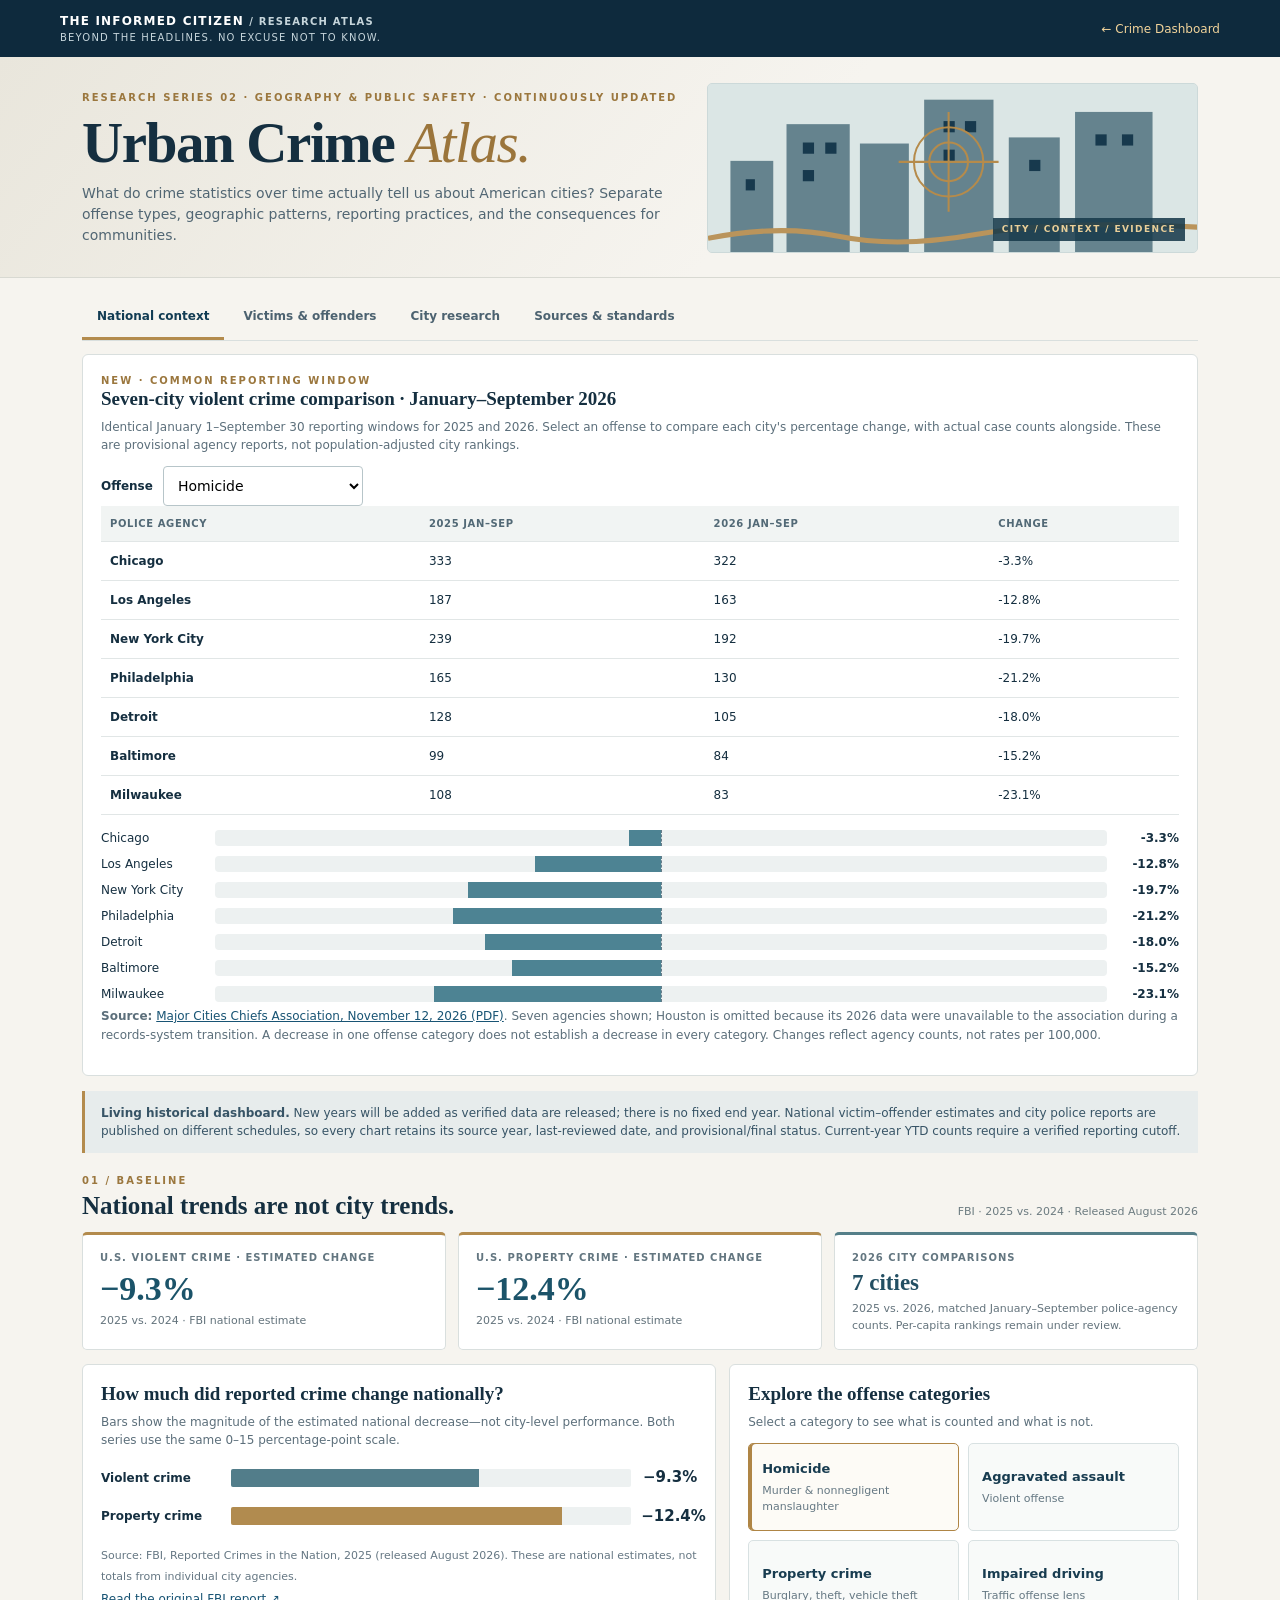
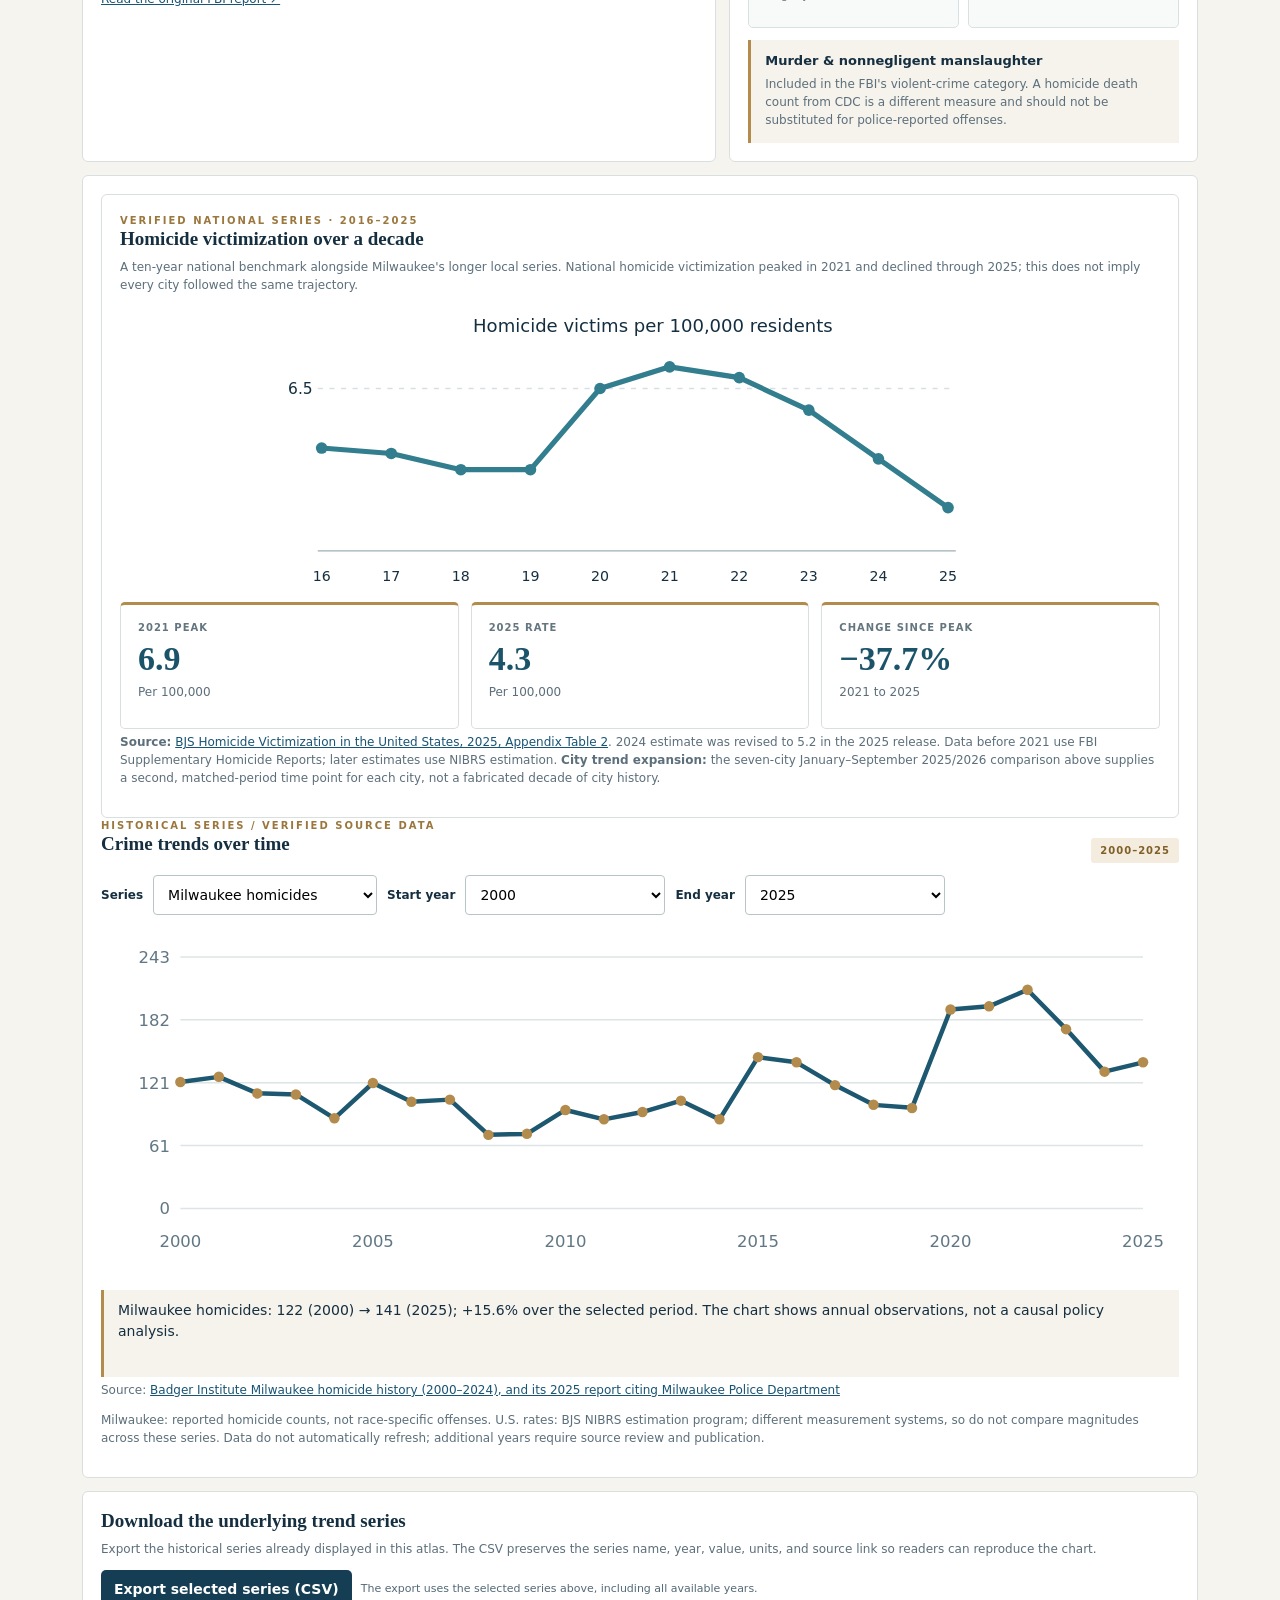
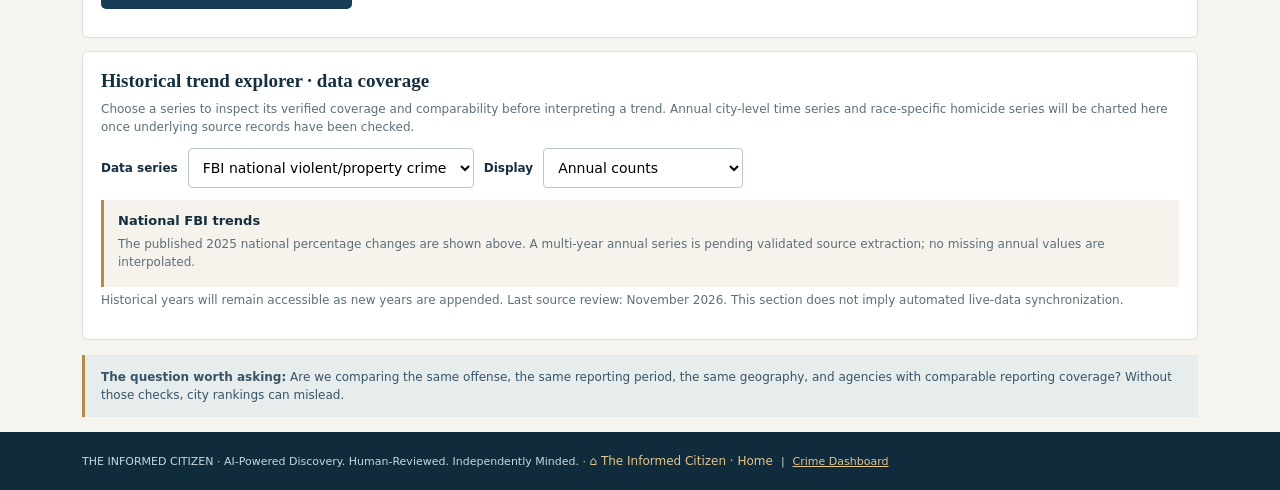
<file: urban-crime.html>
<!doctype html><html lang="en"><head><meta charset="utf-8"><meta name="viewport" content="width=device-width,initial-scale=1"><meta name="description" content="Urban Crime Atlas: a source-led guide to city crime, national FBI benchmarks, definitions, and local data verification."><title>Urban Crime Atlas | The Informed Citizen</title><link rel="canonical" href="https://theinformedcitizenproject.com/urban-crime.html"><meta property="og:type" content="website"><meta property="og:site_name" content="The Informed Citizen"><meta property="og:title" content="Urban Crime Atlas | The Informed Citizen"><meta property="og:url" content="https://theinformedcitizenproject.com/urban-crime.html"><meta name="twitter:card" content="summary"><style>
:root{--ink:#152f40;--navy:#0e2a3d;--gold:#b38b4d;--muted:#5f7078;--paper:#f6f4ef;--line:#d9dfde;--white:#fff;--sea:#477988}*{box-sizing:border-box}html{scroll-behavior:smooth}body{margin:0;background:var(--paper);color:var(--ink);font:14px/1.5 system-ui,-apple-system,Segoe UI,Arial}a{color:#185474}a:hover{text-decoration-thickness:2px}button,select{font:inherit}.wrap{max-width:1160px;margin:auto;padding:0 22px}.top{background:var(--navy);color:white}.topin{display:flex;justify-content:space-between;align-items:center;gap:15px;padding:12px 0}.brand{font-size:12px;letter-spacing:1.2px;font-weight:900}.back{font-size:12px;color:#f1d39a;text-decoration:none}.topnote{font-size:10px;letter-spacing:1.2px;color:#c6d5db;text-transform:uppercase}.hero{background:linear-gradient(130deg,#e9e6dc,#f6f4ef 60%);border-bottom:1px solid #d8d9d2;overflow:hidden}.heroin{display:grid;grid-template-columns:1.1fr .9fr;gap:24px;align-items:center;padding-top:26px;padding-bottom:24px}.eyebrow{color:#9b773e;text-transform:uppercase;letter-spacing:2px;font-size:10px;font-weight:900}.hero h1{font:700 clamp(34px,5vw,57px)/1.04 Georgia,serif;letter-spacing:-1.4px;margin:8px 0 11px}.hero h1 em{font-weight:400;color:#9b753b}.hero p{font-size:14px;color:#516673;max-width:590px;margin:0}.heroart{height:170px;position:relative;overflow:hidden;background:#dce5e5;border-radius:5px;border:1px solid #ccd9d9}.heroart svg{width:100%;height:100%}.heroart:after{content:"CITY / CONTEXT / EVIDENCE";position:absolute;bottom:11px;right:12px;background:#17394bdc;color:#e9cf99;font-size:9px;font-weight:800;letter-spacing:1.4px;padding:5px 9px}.tabs{display:flex;gap:4px;border-bottom:1px solid var(--line);margin-top:17px;overflow-x:auto;white-space:nowrap}.tabs button{border:0;background:transparent;padding:12px 15px;color:#4c6270;cursor:pointer;font-weight:800;font-size:12px;border-bottom:3px solid transparent}.tabs button[aria-selected=true]{color:#123c53;border-bottom-color:var(--gold)}main{padding-bottom:32px}.pane{display:none}.pane.active{display:block}.sectiontop{display:flex;justify-content:space-between;align-items:end;gap:15px;margin:20px 0 12px}.sectiontop h2{font:700 25px Georgia,serif;margin:4px 0 0}.source{font-size:11px;color:#6c7b80}.metrics{display:grid;grid-template-columns:repeat(3,1fr);gap:12px}.metric{background:white;border:1px solid var(--line);border-top:3px solid #b38b4d;border-radius:5px;padding:15px 17px}.metric .label{font-size:10px;text-transform:uppercase;letter-spacing:1px;color:#637680;font-weight:850}.metric strong{display:block;font:700 clamp(24px,3vw,34px) Georgia,serif;margin:5px 0;color:#1b5369}.metric p{font-size:11px;color:#63737c;margin:0}.metric.context{border-top-color:#557f89}.metric.context strong{font-size:23px;color:#234f63}.layout{display:grid;grid-template-columns:1.15fr .85fr;gap:13px;margin-top:14px}.panel{background:white;border:1px solid var(--line);border-radius:6px;padding:18px;min-width:0}.panel h3{font:700 19px Georgia,serif;margin:0 0 8px}.panel p{font-size:12px;color:#5c6f7b;margin:4px 0 12px}.bars{display:grid;gap:16px;margin:17px 0}.barrow{display:grid;grid-template-columns:120px 1fr 56px;gap:10px;align-items:center;font-size:12px;font-weight:700}.track{height:18px;background:#edf1f1;border-radius:2px;position:relative;overflow:hidden}.fill{height:100%;background:#527d8a}.fill.property{background:#b18b4f}.barrow strong{text-align:right;font-size:15px}.panel small{color:#657783;font-size:11px}.lensgrid{display:grid;grid-template-columns:repeat(2,minmax(0,1fr));gap:9px}.lens{border:1px solid #d8e1e2;background:#f8faf9;padding:13px;border-radius:5px;text-align:left;cursor:pointer;color:#183c50;min-height:88px}.lens strong{display:block;font-size:13px}.lens span{display:block;font-size:11px;color:#657883;margin-top:4px}.lens[aria-pressed=true]{border-color:#af8545;box-shadow:inset 3px 0 #af8545;background:#fdfbf6}.definition{border-left:3px solid var(--gold);padding:10px 14px;background:#f6f3ec;margin-top:12px;min-height:87px}.definition strong{font-size:13px}.definition p{margin:4px 0;font-size:12px}.callout{background:#e7ecec;border-left:3px solid var(--gold);padding:13px 16px;margin:15px 0;font-size:12px;color:#375466}.guide{display:grid;grid-template-columns:1fr 1fr;gap:12px}.steps{display:grid;gap:10px}.step{display:flex;gap:13px;align-items:flex-start;border-bottom:1px solid #e3e7e7;padding-bottom:10px}.num{font:700 21px Georgia,serif;color:#ae8546}.step strong{display:block;font-size:13px}.step p{margin:3px 0 0;font-size:12px}.formrow{display:flex;flex-wrap:wrap;gap:10px;align-items:center}.formrow label{font-size:12px;font-weight:800}.formrow select{padding:10px;border:1px solid #b7c5c9;border-radius:4px;background:#fff;min-width:200px;max-width:100%}.cityname{font:700 30px Georgia,serif;margin:10px 0}.linkbtn{display:inline-flex;background:#153d54;color:#fff;text-decoration:none;padding:10px 14px;border-radius:4px;font-size:12px;font-weight:800;margin:7px 8px 0 0}.linkbtn.secondary{background:#e6ebeb;color:#1b4a62}.status{display:inline-block;background:#f4eddf;color:#806029;font-size:10px;letter-spacing:1px;font-weight:850;padding:5px 9px;border-radius:3px}.sources{display:grid;gap:11px}.sourceitem{border-bottom:1px solid #e3e7e7;padding-bottom:11px}.sourceitem strong{display:block;font-size:14px}.sourceitem p{font-size:12px;margin:4px 0}.sourceitem a{font-size:12px;font-weight:800}.fine{font-size:11px;color:#657780}.footer{background:#102b3c;color:#c7d7df;padding:20px 0;font-size:11px}.footer a{color:#e3c58b}@media(max-width:740px){.heroin{grid-template-columns:1fr;padding-top:24px;padding-bottom:20px}.heroart{height:125px}.metrics{grid-template-columns:1fr 1fr}.metric.context{grid-column:1/-1}.layout,.guide{grid-template-columns:1fr}.barrow{grid-template-columns:100px 1fr 55px}.sectiontop{align-items:flex-start}.sectiontop h2{font-size:22px}}@media(max-width:420px){.wrap{padding:0 15px}.brand{font-size:10px}.topnote{display:none}.metrics{grid-template-columns:1fr 1fr}.metric{padding:12px}.metric strong{font-size:25px}.lensgrid{grid-template-columns:1fr 1fr}.lens{padding:10px}.tabs button{padding:11px 12px}.barrow{grid-template-columns:95px 1fr 51px;gap:6px;font-size:11px}}
</style><style id="city-coverage-v2">.coverage-grid{display:grid;grid-template-columns:repeat(2,minmax(0,1fr));gap:12px;margin:12px 0}.coverage-card{background:#fff;border:1px solid #d9dfde;border-radius:7px;padding:15px}.coverage-card h3{margin:0 0 4px;font:700 18px Georgia,serif}.coverage-card .cutoff{color:#647783;font-size:11px}.compare-bars{margin:14px 0;display:grid;gap:9px}.compare-row{display:grid;grid-template-columns:52px 1fr 48px;gap:8px;align-items:center;font-size:12px}.compare-track{height:17px;background:#edf0f0;border-radius:3px;overflow:hidden}.compare-fill{height:100%;background:#547c8a}.compare-fill.latest{background:#b38b4d}.coverage-note{font-size:12px;color:#536977;line-height:1.55}.data-actions{display:flex;gap:9px;align-items:center;flex-wrap:wrap;margin:10px 0}.data-actions button{background:#153e54;color:white;border:0;border-radius:5px;padding:9px 13px;font-weight:700;cursor:pointer}.data-actions span{font-size:11px;color:#536977}@media(max-width:680px){.coverage-grid{grid-template-columns:1fr}.coverage-card{padding:12px}.data-actions button{width:100%}}</style><style id="coverage-audit-v3">.audit-table{width:100%;border-collapse:collapse;font-size:12px}.audit-table th,.audit-table td{text-align:left;padding:10px 9px;border-bottom:1px solid #e1e6e6;vertical-align:top}.audit-table th{font-size:10px;text-transform:uppercase;letter-spacing:.6px;color:#526976;background:#f1f4f3}.audit-table td:first-child{font-weight:800}.audit-table .yes{color:#235c52;font-weight:800}.audit-table .pending{color:#8a642c;font-weight:800}.audit-table a{font-weight:700}.audit-scroller{overflow-x:auto}.audit-scroller table{min-width:610px}.audit-explain{font-size:12px;color:#526975;line-height:1.6}.audit-summary{display:flex;gap:10px;flex-wrap:wrap;margin:12px 0}.audit-summary span{padding:7px 10px;background:#e9eeee;border-radius:5px;font-size:11px;font-weight:750}.audit-summary b{color:#1c4b62}</style><style id="mcca-v4">.mcca-bars{display:grid;gap:8px;margin-top:14px}.mcca-line{display:grid;grid-template-columns:106px minmax(0,1fr) 64px;gap:8px;align-items:center;font-size:12px}.mcca-track{background:#edf1f1;border-radius:4px;height:16px;position:relative;overflow:hidden}.mcca-track:before{content:"";position:absolute;left:50%;height:100%;border-left:1px dashed #667d89;z-index:1}.mcca-neg,.mcca-pos{height:100%;position:absolute;top:0}.mcca-neg{right:50%;background:#4d8393}.mcca-pos{left:50%;background:#b38b4d}.mcca-line b{text-align:right;font-variant-numeric:tabular-nums}@media(max-width:680px){.mcca-line{grid-template-columns:92px minmax(0,1fr) 60px;font-size:11px}.mcca-bars{gap:10px}}</style><style id="victim-first-css">.vic-bars{display:grid;gap:12px;margin:15px 0 20px}.vic-line{display:grid;grid-template-columns:minmax(110px,200px) minmax(0,1fr) 45px;align-items:center;gap:10px;font-size:13px}.vic-track{height:18px;background:#e8eff0;border-radius:4px;overflow:hidden}.vic-track>div{height:100%;background:#327d8e;border-radius:4px}.vic-line b{text-align:right;font-variant-numeric:tabular-nums}@media(max-width:620px){.vic-line{grid-template-columns:115px minmax(0,1fr) 35px;font-size:11px;gap:6px}}</style></head><body><header class="top"><div class="wrap topin"><div><div class="brand">THE INFORMED CITIZEN <span class="topnote">/ Research Atlas</span></div><div class="topnote">Beyond the Headlines. No Excuse Not to Know.</div></div><a class="back" href="crime-tracker.html">← Crime Dashboard</a></div></header><section class="hero"><div class="wrap heroin"><div><div class="eyebrow">Research series 02 · Geography &amp; public safety · Continuously updated</div><h1>Urban Crime <em>Atlas.</em></h1><p>What do crime statistics over time actually tell us about American cities? Separate offense types, geographic patterns, reporting practices, and the consequences for communities.</p></div><div class="heroart" aria-hidden="true"><svg viewBox="0 0 480 170" preserveAspectRatio="xMidYMid slice"><rect width="480" height="170" fill="#dbe6e5"/><g fill="#65838e"><rect x="22" y="78" width="42" height="92"/><rect x="77" y="42" width="62" height="128"/><rect x="149" y="61" width="48" height="109"/><rect x="212" y="18" width="68" height="152"/><rect x="295" y="55" width="50" height="115"/><rect x="360" y="30" width="76" height="140"/></g><g fill="#17394d"><rect x="37" y="96" width="9" height="11"/><rect x="93" y="60" width="11" height="11"/><rect x="115" y="60" width="11" height="11"/><rect x="93" y="87" width="11" height="11"/><rect x="231" y="39" width="11" height="11"/><rect x="252" y="39" width="11" height="11"/><rect x="231" y="67" width="11" height="11"/><rect x="315" y="77" width="11" height="11"/><rect x="380" y="52" width="11" height="11"/><rect x="406" y="52" width="11" height="11"/></g><path d="M0 154Q70 140 128 152T264 150T480 143" fill="none" stroke="#ba945b" stroke-width="5"/><g fill="none" stroke="#b58b4b" stroke-width="2"><circle cx="236" cy="79" r="34"/><circle cx="236" cy="79" r="19"/><path d="M236 30v98M187 79h98"/></g></svg></div></div></section>
<main class="wrap"><div class="tabs" role="tablist" aria-label="Dashboard sections"><button role="tab" id="tab-overview" aria-controls="overview" aria-selected="true" data-tab="overview">National context</button><button role="tab" id="tab-impact" aria-controls="impact" aria-selected="false" data-tab="impact">Victims &amp; offenders</button><button role="tab" id="tab-cities" aria-controls="cities" aria-selected="false" data-tab="cities">City research</button><button role="tab" id="tab-method" aria-controls="method" aria-selected="false" data-tab="method">Sources &amp; standards</button></div>
<section id="overview" class="pane active" role="tabpanel" aria-labelledby="tab-overview"><div class="panel" id="standardized-seven" style="margin:13px 0"><div class="eyebrow">NEW · Common reporting window</div><h3>Seven-city violent crime comparison · January–September 2026</h3><p>Identical January 1–September 30 reporting windows for 2025 and 2026. Select an offense to compare each city's percentage change, with actual case counts alongside. These are provisional agency reports, not population-adjusted city rankings.</p><div class="formrow"><label for="mccaOffense">Offense</label><select id="mccaOffense"><option value="0">Homicide</option><option value="1">Rape</option><option value="2">Robbery</option><option value="3">Aggravated assault</option></select></div><div class="audit-scroller"><table class="audit-table" id="mccaTable"><thead><tr><th>Police agency</th><th>2025 Jan–Sep</th><th>2026 Jan–Sep</th><th>Change</th></tr></thead><tbody><tr data-city="Chicago"><td>Chicago</td><td>333</td><td>322</td><td>-3.3%</td></tr><tr data-city="Los Angeles"><td>Los Angeles</td><td>187</td><td>163</td><td>-12.8%</td></tr><tr data-city="New York City"><td>New York City</td><td>239</td><td>192</td><td>-19.7%</td></tr><tr data-city="Philadelphia"><td>Philadelphia</td><td>165</td><td>130</td><td>-21.2%</td></tr><tr data-city="Detroit"><td>Detroit</td><td>128</td><td>105</td><td>-18.0%</td></tr><tr data-city="Baltimore"><td>Baltimore</td><td>99</td><td>84</td><td>-15.2%</td></tr><tr data-city="Milwaukee"><td>Milwaukee</td><td>108</td><td>83</td><td>-23.1%</td></tr></tbody></table></div><div id="mccaBars" class="mcca-bars" role="img" aria-label="Percentage change in selected offense across seven cities"></div><p class="audit-explain"><strong>Source:</strong> <a href="https://majorcitieschiefs.com/wp-content/uploads/2026/11/MCCA-Violent-Crime-Report-2026-and-2025-Jan-to-Sept-Updated.pdf" target="_blank" rel="noopener">Major Cities Chiefs Association, November 12, 2026 (PDF)</a>. Seven agencies shown; Houston is omitted because its 2026 data were unavailable to the association during a records-system transition. A decrease in one offense category does not establish a decrease in every category. Changes reflect agency counts, not rates per 100,000.</p></div><div class="callout"><strong>Living historical dashboard.</strong> New years will be added as verified data are released; there is no fixed end year. National victim–offender estimates and city police reports are published on different schedules, so every chart retains its source year, last-reviewed date, and provisional/final status. Current-year YTD counts require a verified reporting cutoff.</div><div class="sectiontop"><div><div class="eyebrow">01 / Baseline</div><h2>National trends are not city trends.</h2></div><div class="source">FBI · 2025 vs. 2024 · Released August 2026</div></div><div class="metrics"><div class="metric"><div class="label">U.S. violent crime · estimated change</div><strong>−9.3%</strong><p>2025 vs. 2024 · FBI national estimate</p></div><div class="metric"><div class="label">U.S. property crime · estimated change</div><strong>−12.4%</strong><p>2025 vs. 2024 · FBI national estimate</p></div><div class="metric context"><div class="label">2026 city comparisons</div><strong>7 cities</strong><p>2025 vs. 2026, matched January–September police-agency counts. Per-capita rankings remain under review.</p></div></div>
<div class="layout"><article class="panel"><h3>How much did reported crime change nationally?</h3><p>Bars show the magnitude of the estimated national decrease—not city-level performance. Both series use the same 0–15 percentage-point scale.</p><div class="bars"><div class="barrow"><span>Violent crime</span><div class="track"><div class="fill" style="width:62%"></div></div><strong>−9.3%</strong></div><div class="barrow"><span>Property crime</span><div class="track"><div class="fill property" style="width:82.7%"></div></div><strong>−12.4%</strong></div></div><small>Source: FBI, Reported Crimes in the Nation, 2025 (released August 2026). These are national estimates, not totals from individual city agencies.</small><p><a href="https://www.fbi.gov/news/press-releases/fbi-releases-2025-reported-crimes-in-the-nation-statistics" target="_blank" rel="noopener">Read the original FBI report ↗</a></p></article><article class="panel"><h3>Explore the offense categories</h3><p>Select a category to see what is counted and what is not.</p><div class="lensgrid"><button class="lens" aria-pressed="true" data-lens="murder"><strong>Homicide</strong><span>Murder &amp; nonnegligent manslaughter</span></button><button class="lens" aria-pressed="false" data-lens="assault"><strong>Aggravated assault</strong><span>Violent offense</span></button><button class="lens" aria-pressed="false" data-lens="property"><strong>Property crime</strong><span>Burglary, theft, vehicle theft</span></button><button class="lens" aria-pressed="false" data-lens="dui"><strong>Impaired driving</strong><span>Traffic offense lens</span></button></div><div class="definition" aria-live="polite"><strong id="lensTitle">Murder &amp; nonnegligent manslaughter</strong><p id="lensBody">Included in the FBI's violent-crime category. A homicide death count from CDC is a different measure and should not be substituted for police-reported offenses.</p></div></article></div><div class="panel" style="margin-top:13px"><div class="panel" id="national-homicide-decade"><div class="eyebrow">Verified national series · 2016–2025</div><h3>Homicide victimization over a decade</h3><p>A ten-year national benchmark alongside Milwaukee's longer local series. National homicide victimization peaked in 2021 and declined through 2025; this does not imply every city followed the same trajectory.</p><svg viewBox="0 0 550 225" role="img" aria-label="U.S. homicide victimization rates per 100,000: 2016 5.4, 2017 5.3, 2018 5.0, 2019 5.0, 2020 6.5, 2021 6.9, 2022 6.7, 2023 6.1, 2024 5.2, 2025 4.3" style="width:100%;height:auto;max-height:290px"><line x1="25" y1="190" x2="520" y2="190" stroke="#9caeb6"/><line x1="25" y1="64" x2="520" y2="64" stroke="#d6dfe3" stroke-dasharray="4 5"/><text x="2" y="68" font-size="12" fill="currentColor">6.5</text><polyline points="28,110.19999999999999 82,114.4 136,127 190,127 244,64 298,47.19999999999999 352,55.599999999999994 406,80.80000000000001 460,118.6 514,156.4" fill="none" stroke="#327d8e" stroke-width="4" stroke-linejoin="round" stroke-linecap="round"/><circle cx="28" cy="110.19999999999999" r="4.5" fill="#327d8e"/><text x="28" y="213" text-anchor="middle" font-size="11" fill="currentColor">16</text><circle cx="82" cy="114.4" r="4.5" fill="#327d8e"/><text x="82" y="213" text-anchor="middle" font-size="11" fill="currentColor">17</text><circle cx="136" cy="127" r="4.5" fill="#327d8e"/><text x="136" y="213" text-anchor="middle" font-size="11" fill="currentColor">18</text><circle cx="190" cy="127" r="4.5" fill="#327d8e"/><text x="190" y="213" text-anchor="middle" font-size="11" fill="currentColor">19</text><circle cx="244" cy="64" r="4.5" fill="#327d8e"/><text x="244" y="213" text-anchor="middle" font-size="11" fill="currentColor">20</text><circle cx="298" cy="47.19999999999999" r="4.5" fill="#327d8e"/><text x="298" y="213" text-anchor="middle" font-size="11" fill="currentColor">21</text><circle cx="352" cy="55.599999999999994" r="4.5" fill="#327d8e"/><text x="352" y="213" text-anchor="middle" font-size="11" fill="currentColor">22</text><circle cx="406" cy="80.80000000000001" r="4.5" fill="#327d8e"/><text x="406" y="213" text-anchor="middle" font-size="11" fill="currentColor">23</text><circle cx="460" cy="118.6" r="4.5" fill="#327d8e"/><text x="460" y="213" text-anchor="middle" font-size="11" fill="currentColor">24</text><circle cx="514" cy="156.4" r="4.5" fill="#327d8e"/><text x="514" y="213" text-anchor="middle" font-size="11" fill="currentColor">25</text><text x="285" y="20" text-anchor="middle" font-size="14" fill="currentColor">Homicide victims per 100,000 residents</text></svg><div class="metrics"><div class="metric"><div class="label">2021 peak</div><strong>6.9</strong><p>Per 100,000</p></div><div class="metric"><div class="label">2025 rate</div><strong>4.3</strong><p>Per 100,000</p></div><div class="metric"><div class="label">Change since peak</div><strong>−37.7%</strong><p>2021 to 2025</p></div></div><p><strong>Source:</strong> <a href="https://bjs.ojp.gov/document/hvus25.pdf" target="_blank" rel="noopener">BJS Homicide Victimization in the United States, 2025, Appendix Table 2</a>. 2024 estimate was revised to 5.2 in the 2025 release. Data before 2021 use FBI Supplementary Homicide Reports; later estimates use NIBRS estimation. <strong>City trend expansion:</strong> the seven-city January–September 2025/2026 comparison above supplies a second, matched-period time point for each city, not a fabricated decade of city history.</p></div><div class="sectiontop" style="margin:0 0 12px"><div><div class="eyebrow">Historical series / verified source data</div><h3>Crime trends over time</h3></div><span class="status" id="trendStatus">2000–2025</span></div><div class="formrow"><label for="trendCity">Series</label><select id="trendCity"><option value="milwaukee">Milwaukee homicides</option><option value="nationalViolent">U.S. violent offense rate</option><option value="nationalProperty">U.S. property offense rate</option></select><label for="trendStart">Start year</label><select id="trendStart"></select><label for="trendEnd">End year</label><select id="trendEnd"></select></div><div id="trendPlot" role="img" aria-label="Crime trend chart" style="margin-top:12px;width:100%;overflow-x:auto"></div><div id="trendSummary" class="definition" aria-live="polite"></div><p class="fine" id="trendSource"></p><p class="fine">Milwaukee: reported homicide counts, not race-specific offenses. U.S. rates: BJS NIBRS estimation program; different measurement systems, so do not compare magnitudes across these series. Data do not automatically refresh; additional years require source review and publication.</p></div><div class="panel" style="margin-top:13px"><h3>Download the underlying trend series</h3><p>Export the historical series already displayed in this atlas. The CSV preserves the series name, year, value, units, and source link so readers can reproduce the chart.</p><div class="data-actions"><button id="exportTrend" type="button">Export selected series (CSV)</button><span id="exportStatus" role="status">The export uses the selected series above, including all available years.</span></div></div><div class="panel" style="margin-top:13px"><h3>Historical trend explorer · data coverage</h3><p>Choose a series to inspect its verified coverage and comparability before interpreting a trend. Annual city-level time series and race-specific homicide series will be charted here once underlying source records have been checked.</p><div class="formrow"><label for="series">Data series</label><select id="series"><option value="national">FBI national violent/property crime</option><option value="homicide">City homicide incidents</option><option value="victim">Victim–offender race / ethnicity</option></select><label for="metric">Display</label><select id="metric"><option value="count">Annual counts</option><option value="rate">Rate per 100,000</option></select></div><div class="definition" aria-live="polite"><strong id="seriesTitle">National FBI trends</strong><p id="seriesText">The published 2025 national percentage changes are shown above. A multi-year annual series is pending validated source extraction; no missing annual values are interpolated.</p></div><p class="fine">Historical years will remain accessible as new years are appended. Last source review: November 2026. This section does not imply automated live-data synchronization.</p></div><div class="callout"><strong>The question worth asking:</strong> Are we comparing the same offense, the same reporting period, the same geography, and agencies with comparable reporting coverage? Without those checks, city rankings can mislead.</div></section>
<section id="impact" class="pane" role="tabpanel" aria-labelledby="tab-impact"><div class="panel" id="victim-first-2025"><div class="eyebrow">The human cost · 2025 verified national estimates</div><h3>Who is most at risk of being killed?</h3><p><strong>Public safety is a civil-rights issue for communities bearing disproportionate violence.</strong> The latest BJS homicide data show sharply unequal victimization risks. The priority is protecting people—not treating race as a proxy for criminality.</p><div class="metrics"><div class="metric"><div class="label">Black homicide victims</div><strong>50.2%</strong><p>Estimated share of U.S. homicide victims in 2025</p></div><div class="metric"><div class="label">Black vs. White homicide risk</div><strong>7.3×</strong><p>Rate ratio, 2025</p></div><div class="metric"><div class="label">Homicide victims nationally</div><strong>14,660</strong><p>Estimated 2025 total</p></div></div><h3>Homicide victimization rates by race and ethnicity</h3><p>Victims per 100,000 people in each population group, not shares of arrests or offenders.</p><div class="vic-bars"><div class="vic-line"><span>Black (non-Hispanic)</span><div class="vic-track"><div style="width:100.0%"></div></div><b>14.6</b></div><div class="vic-line"><span>American Indian / Alaska Native</span><div class="vic-track"><div style="width:43.8%"></div></div><b>6.4</b></div><div class="vic-line"><span>Hispanic (any race)</span><div class="vic-track"><div style="width:32.9%"></div></div><b>4.8</b></div><div class="vic-line"><span>White (non-Hispanic)</span><div class="vic-track"><div style="width:13.7%"></div></div><b>2.0</b></div><div class="vic-line"><span>Asian (non-Hispanic)</span><div class="vic-track"><div style="width:5.5%"></div></div><b>0.8</b></div></div><p class="audit-explain">These are <strong>national</strong> estimates, not inner-city-only rates. Black and White categories exclude Hispanic origin; Hispanic is a separate ethnicity category. Some small-group estimates have greater uncertainty. Source: <a href="https://bjs.ojp.gov/document/hvus25.pdf" target="_blank" rel="noopener">BJS 2025, Table 1</a>.</p><h3>What protecting victims requires</h3><p>Track violence at the neighborhood level; measure whether shootings and homicides decline in the highest-risk communities; examine clearance rates and repeat victimization; and test public-safety policies against outcomes rather than promises. National disparities establish urgency, while local data are needed to determine which neighborhoods and interventions deserve priority.</p><p><strong>What we know:</strong> BJS estimates 7,360 Black homicide victims and 2,900 Hispanic homicide victims in 2025. <strong>What we cannot infer:</strong> the offender's race from the victim's race, or a city's neighborhood risk from national averages. The separate NCVS offender-perception estimates below concern nonfatal violence and should not be presented as homicide evidence.</p></div><div class="sectiontop"><div><div class="eyebrow">02 / Community impact</div><h2>Historical context: 2024 victimization</h2></div><div class="source">BJS · 2024 national data (prior year)</div></div><div class="metrics"><div class="metric"><div class="label">Black homicide victimization</div><strong>18.3</strong><p>Per 100,000 Black residents · 2024</p></div><div class="metric"><div class="label">White homicide victimization</div><strong>2.2</strong><p>Per 100,000 White residents · 2024</p></div><div class="metric context"><div class="label">Disparity in victimization</div><strong>More than 8×</strong><p>Black versus White homicide victimization rates nationally; not a city-specific statistic</p></div></div><div class="layout"><article class="panel"><h3>Violent incidents by victim and perceived offender</h3><p>2024 National Crime Victimization Survey. Shown are selected Black-victim incidents involving offenders perceived as Black or White. Estimates are based on victim reports, not criminal convictions.</p><div class="source">Selected pairings for Black victims · 2024</div><div class="bars"><div class="barrow"><span id="sameLabel">Black offender</span><div class="track"><div id="sameBar" class="fill" style="width:100%"></div></div><strong id="sameValue">402,960</strong></div><div class="barrow"><span id="otherLabel">White offender</span><div class="track"><div id="otherBar" class="fill property" style="width:14.2%"></div></div><strong id="otherValue">57,370</strong></div></div><p class="fine">These are selected pairings, not a breakdown of every offender group or every violent incident. Offender race or ethnicity was unknown in 19% of incidents nationally. NCVS excludes homicide and children under age 12.</p><a href="https://bjs.ojp.gov/sites/bjs/files/media/document/cv24.pdf" target="_blank" rel="noopener">Original BJS victimization report, Table 13 ↗</a></article><article class="panel"><h3>Public safety is a leadership responsibility</h3><p>For each city, the accountability file should compare the same offense rates over time alongside policy changes, budgets, enforcement practices, and mayoral administrations.</p><div class="steps"><div class="step"><span class="num">01</span><div><strong>Victimization trends</strong><p>Are homicide and aggravated-assault rates rising or falling? Who is most affected?</p></div></div><div class="step"><span class="num">02</span><div><strong>Leadership and policy timeline</strong><p>Record mayoral terms, party affiliation, police leadership, and dated public-safety changes.</p></div></div><div class="step"><span class="num">03</span><div><strong>Outcomes versus promises</strong><p>Compare actual results with public commitments, controlling for reporting coverage and changes in definitions.</p></div></div></div><p class="fine">Political affiliation alone cannot establish causation. City-level findings remain unpublished pending verification.</p></article></div><div class="panel" style="margin-top:13px"><h3>Hispanic victimization: what the national survey records</h3><p>In the same 2024 BJS survey, an estimated 274,230 violent incidents involving Hispanic victims were attributed to offenders perceived as Hispanic, compared with 334,770 attributed to White offenders and 288,130 to Black offenders. The survey also estimated 226,920 incidents with unknown offender race or ethnicity.</p><p>These are <strong>nonfatal violent incidents</strong>, not homicides, and estimates carry sampling uncertainty. They do not support a claim that most violence against Hispanic victims was committed by Hispanic offenders.</p><a href="https://bjs.ojp.gov/document/cv24.pdf" target="_blank" rel="noopener">Original BJS Table 13 and methodology ↗</a></div><div class="callout"><strong>Why it matters:</strong> A national decline can coexist with severe harm in particular communities. The question for every administration is whether residents are safer, and what the evidence shows about its decisions.</div><p class="fine">Sources: <a href="https://bjs.ojp.gov/library/publications/homicide-victimization-united-states-2024" target="_blank" rel="noopener">BJS Homicide Victimization, 2024</a> · <a href="https://bjs.ojp.gov/sites/bjs/files/media/document/cv24.pdf" target="_blank" rel="noopener">BJS Criminal Victimization, 2024</a>. National estimates do not imply that all incidents occurred in urban areas.</p></section><section id="cities" class="pane" role="tabpanel" aria-labelledby="tab-cities"><div class="panel" id="new-city-data" style="margin:14px 0"><div class="eyebrow">Newly sourced · 2026 provisional</div><h3>Additional city reports: different reporting windows</h3><p>Each bar pair compares the same calendar period within one city. Different reporting cutoffs prevent valid city-to-city rankings.</p><div class="coverage-grid"><article class="coverage-card"><h3>New York City</h3><div class="cutoff">Jan 1–Oct 31 · 2025 vs 2026</div><div class="compare-bars"><div class="compare-row"><span>2025</span><div class="compare-track"><div class="compare-fill" style="width:100%"></div></div><b>273</b></div><div class="compare-row"><span>2026</span><div class="compare-track"><div class="compare-fill latest" style="width:84.2%"></div></div><b>230</b></div></div><strong>-15.8% year over year</strong><p class="coverage-note">Source: <a href="https://www.nyc.gov/site/nypd/news/PR017/nypd-fewest-shooting-incidents-shooting-victims-murders-recorded-history-the" target="_blank" rel="noopener">NYPD October 2026 release</a>. Provisional police-reported counts.</p></article><article class="coverage-card"><h3>Philadelphia</h3><div class="cutoff">Jan 1–Nov 14 · 2025 vs 2026</div><div class="compare-bars"><div class="compare-row"><span>2025</span><div class="compare-track"><div class="compare-fill" style="width:100%"></div></div><b>193</b></div><div class="compare-row"><span>2026</span><div class="compare-track"><div class="compare-fill latest" style="width:81.9%"></div></div><b>158</b></div></div><strong>-18.1% year over year</strong><p class="coverage-note">Source: <a href="https://www.phillypolice.com/crime-data/crime-statistics/" target="_blank" rel="noopener">Philadelphia Police crime statistics</a>. Provisional police-reported counts.</p></article><article class="coverage-card"><h3>Baltimore</h3><div class="cutoff">Jan 1–Sep 30 · 2025 vs 2026</div><div class="compare-bars"><div class="compare-row"><span>2025</span><div class="compare-track"><div class="compare-fill" style="width:100%"></div></div><b>98</b></div><div class="compare-row"><span>2026</span><div class="compare-track"><div class="compare-fill latest" style="width:84.7%"></div></div><b>83</b></div></div><strong>-15.3% year over year</strong><p class="coverage-note">Source: <a href="https://content.govdelivery.com/accounts/MDBALT/bulletins/42d6e5d" target="_blank" rel="noopener">Baltimore mayor / BPD September figures</a>. Provisional police-reported counts.</p></article><article class="coverage-card"><h3>Houston</h3><div class="cutoff">Jan 1–Jun 30 · 2025 vs 2026</div><div class="compare-bars"><div class="compare-row"><span>2025</span><div class="compare-track"><div class="compare-fill" style="width:100%"></div></div><b>167</b></div><div class="compare-row"><span>2026</span><div class="compare-track"><div class="compare-fill latest" style="width:65.3%"></div></div><b>109</b></div></div><strong>-34.7% year over year</strong><p class="coverage-note">Source: <a href="https://www.houstontx.gov/police/department_reports/Crimeby_CouncilDistrict/crime_by_council_district_2026.pdf" target="_blank" rel="noopener">Houston Police council district report</a>. Provisional police-reported counts.</p></article></div><p class="coverage-note">These are police-reported homicide counts, not population-adjusted rates. Reporting definitions and revision practices vary. The Houston source covers the first six months only. Los Angeles and Detroit now appear in the standardized January–September comparison above. Separate annual-source reconciliation remains in progress.</p></div><div class="panel" id="city-coverage-chart"><div class="eyebrow">Matched periods · provisional 2026</div><h3>Homicide counts: each city compared with itself</h3><p>These are two separate within-city comparisons, not a ranking. The reporting cutoffs differ by city.</p><div class="coverage-grid"><article class="coverage-card"><h3>Chicago</h3><div class="cutoff">January 1–October 31 · each year</div><div class="compare-bars"><div class="compare-row"><span>2025</span><div class="compare-track"><div class="compare-fill" style="width:100%"></div></div><b>370</b></div><div class="compare-row"><span>2026</span><div class="compare-track"><div class="compare-fill latest" style="width:96.2%"></div></div><b>356</b></div></div><strong>−3.8% year over year</strong><p class="coverage-note">Source: CPD figures reported November 5, 2026. <a href="https://news.wttw.com/2026/11/05/through-october-chicago-remains-pace-fewer-homicides-last-year-s-historic-low-police" target="_blank" rel="noopener">Read dated report</a></p></article><article class="coverage-card"><h3>Milwaukee</h3><div class="cutoff">January 1–March 31 · each year</div><div class="compare-bars"><div class="compare-row"><span>2025</span><div class="compare-track"><div class="compare-fill" style="width:100%"></div></div><b>25</b></div><div class="compare-row"><span>2026</span><div class="compare-track"><div class="compare-fill latest" style="width:92%"></div></div><b>23</b></div></div><strong>−8.0% year over year</strong><p class="coverage-note">Source: Milwaukee Police Department Q1 review. <a href="https://wtmj.com/wp-content/uploads/2026/04/4.1-Quarter-1-Review.pdf" target="_blank" rel="noopener">Read original police report</a></p></article></div><p class="coverage-note"><strong>Important:</strong> A larger percentage decrease does not mean a city is safer. These figures are counts, not population-adjusted rates, and the Chicago and Milwaukee time windows differ. No cross-city performance ranking is calculated.</p></div><div class="sectiontop"><div><div class="eyebrow">Latest available / Matched reporting windows</div><h2>2026 year-to-date vs. 2025</h2></div><span class="status">Provisional local reports</span></div><div class="guide"><article class="panel"><div class="eyebrow">Chicago · Jan 1–Oct 31</div><h3>Homicides, same period</h3><div class="metrics" style="grid-template-columns:1fr 1fr"><div class="metric"><div class="label">2025 YTD</div><strong>370</strong></div><div class="metric"><div class="label">2026 YTD</div><strong>356</strong></div></div><p><strong>−3.8%</strong> (14 fewer homicides). Chicago Police Department figures reported November 5, 2026. Violent crime overall was reported down 7% over the same YTD comparison.</p><a href="https://news.wttw.com/2026/11/05/through-october-chicago-remains-pace-fewer-homicides-last-year-s-historic-low-police" target="_blank" rel="noopener">CPD figures and dated reporting ↗</a></article><article class="panel"><div class="eyebrow">Milwaukee · Jan 1–Mar 31</div><h3>Homicides, same period</h3><div class="metrics" style="grid-template-columns:1fr 1fr"><div class="metric"><div class="label">2025 Q1</div><strong>25</strong></div><div class="metric"><div class="label">2026 Q1</div><strong>23</strong></div></div><p><strong>−8.0%</strong> (two fewer homicides). Milwaukee Police Department's original April 1, 2026 quarterly review. The Milwaukee cutoff is earlier than Chicago's and must not be interpreted as a comparable full-year performance measure.</p><a href="https://wtmj.com/wp-content/uploads/2026/04/4.1-Quarter-1-Review.pdf" target="_blank" rel="noopener">Original Milwaukee Police Q1 report ↗</a></article></div><div class="callout"><strong>Comparison rule:</strong> Compare each city with itself using identical calendar dates. Do not compare Chicago's October cutoff with Milwaukee's March cutoff, or partial-year counts with full-year totals. The latest verified source cutoff—not the current calendar date—determines what appears here.</div><div class="sectiontop"><div><div class="eyebrow">Verified case files / 2025</div><h2>Two cities. Different outcomes.</h2></div><span class="status">2025 full-year context · latest 2026 YTD above</span></div><div class="guide"><article class="panel"><div class="eyebrow">Chicago, Illinois</div><h3>Homicides fell sharply</h3><div class="metric" style="margin:10px 0"><div class="label">2021 peak to 2025</div><strong>−47.7%</strong><p>Homicide incidents · Chicago Public Safety DataHub</p></div><p>Chicago recorded 780 homicide incidents in 2021. By 2025, homicides were down 47.7% from that peak and 27.5% compared with 2024. Neighborhood risks remain uneven.</p><p><strong>Leadership:</strong> Mayor Brandon Johnson (Democrat), in office since May 15, 2023. The 2021 baseline predates his administration; the change cannot be credited to or blamed on one mayor without further evidence.</p><a href="https://www.chipublicsafety.org/crime/updates-insights/chicago-homicides-down-citywide.html" target="_blank" rel="noopener">Original Chicago homicide analysis ↗</a><p><a href="https://www.chipublib.org/mayor-brandon-johnson-biography/" target="_blank" rel="noopener">City library mayoral history ↗</a></p></article><article class="panel"><div class="eyebrow">Milwaukee, Wisconsin</div><h3>Homicides increased</h3><div class="metric" style="margin:10px 0"><div class="label">2024 to 2025</div><strong>132 → 141</strong><p>Homicides · Milwaukee Police Department dashboard, reported by Badger Institute</p></div><p>Milwaukee recorded nine more homicides in 2025 than in 2024, a rise of approximately 6.8%. This followed a much higher 2022 peak; a one-year rise does not establish a long-term trend.</p><p><strong>Leadership:</strong> Mayor Cavalier Johnson, in office since late 2021 and elected in 2022 and 2024. Milwaukee mayoral elections are nonpartisan; Johnson has participated in Democratic Party activities.</p><a href="https://www.badgerinstitute.org/numbers/homicides-rise-in-milwaukee-fall-in-rest-of-wisconsin/" target="_blank" rel="noopener">2025 figures and source attribution ↗</a><p><a href="https://city.milwaukee.gov/mayor/About" target="_blank" rel="noopener">City mayor biography ↗</a></p></article></div><div class="callout"><strong>Accountability comparison:</strong> One city improved while another worsened over 2024–2025. Neither result alone proves a party or policy caused the change. The next stage is matching comparable offense data to dated budget, staffing, and enforcement decisions.</div><div class="panel" id="coverage-audit" style="margin-top:14px"><div class="eyebrow">Data quality / Publication gate</div><h3>Eight-city research coverage</h3><p>Which cities have usable figures today—and which still require source reconciliation? This table tracks evidence readiness, not safety rankings.</p><div class="audit-summary"><span><b>8</b> cities tracked</span><span><b>7</b> in standardized Jan–Sep series + Houston separate</span><span><b>0</b> standardized cross-city rate comparisons published</span></div><div class="audit-scroller"><table class="audit-table"><thead><tr><th>City</th><th>2025 annual case file</th><th>2026 matched-period homicide comparison</th><th>Comparable rate / 100k</th></tr></thead><tbody><tr><td>Chicago</td><td class="yes">Available · homicide context</td><td class="yes">Available · through Oct 31</td><td class="pending">Pending validation</td></tr><tr><td>Milwaukee</td><td class="yes">Available · homicide context</td><td class="yes">Available · through Mar 31</td><td class="pending">Pending validation</td></tr><tr><td>New York City</td><td class="pending">Pending source review</td><td class="yes">Available · through Oct 31</td><td class="pending">Pending validation</td></tr><tr><td>Los Angeles</td><td class="yes">2025 LAPD annual report</td><td class="yes">Available · Jan–Sep</td><td class="pending">Pending validation</td></tr><tr><td>Philadelphia</td><td class="pending">Pending source review</td><td class="yes">Available · through Nov 14</td><td class="pending">Pending validation</td></tr><tr><td>Detroit</td><td class="pending">Annual review pending</td><td class="yes">Available · Jan–Sep</td><td class="pending">Pending validation</td></tr><tr><td>Baltimore</td><td class="pending">Pending source review</td><td class="yes">Available · through Sep 30</td><td class="pending">Pending validation</td></tr><tr><td>Houston</td><td class="pending">Pending source review</td><td class="yes">Available · through Jun 30</td><td class="pending">Pending validation</td></tr></tbody></table></div><p class="audit-explain"><strong>Rate publication rule:</strong> Confirm an identical offense definition, complete and matching reporting period, geographic boundary, and population denominator. Use incidents or offenses consistently; do not mix homicide deaths, police incidents, arrests, and convictions. A city's data being available does not mean it is comparable with another city's data.</p><p class="audit-explain">Standardized preliminary series: <a href="https://majorcitieschiefs.com/wp-content/uploads/2026/11/MCCA-Violent-Crime-Report-2026-and-2025-Jan-to-Sept-Updated.pdf" target="_blank" rel="noopener">MCCA January–September 2026 report</a>. Research starting points: <a href="https://cde.ucr.cjis.gov/" target="_blank" rel="noopener">FBI Crime Data Explorer</a> · <a href="https://wisqars.cdc.gov/explore/" target="_blank" rel="noopener">CDC WISQARS</a>. The matrix records what this atlas has reviewed, not whether a city government has published data elsewhere.</p></div><div class="sectiontop"><div><div class="eyebrow">02 / Local investigation</div><h2>Start with a city. Follow the records.</h2></div><span class="status">Research navigator · No local metrics claimed</span></div><div class="guide"><article class="panel"><h3>Choose a research location</h3><p>This selector guides you to original public data. It does not claim to retrieve live city statistics or rank cities.</p><div class="formrow"><label for="city">City</label><select id="city"><option value="Chicago">Chicago, IL</option><option value="New York City">New York City, NY</option><option value="Los Angeles">Los Angeles, CA</option><option value="Philadelphia">Philadelphia, PA</option><option value="Milwaukee">Milwaukee, WI</option><option value="Detroit">Detroit, MI</option><option value="Baltimore">Baltimore, MD</option><option value="Houston">Houston, TX</option></select></div><div class="cityname" id="cityname">Chicago</div><p id="citydesc">Use the FBI's agency-level reported crime tables and verify which police agency and reporting periods cover this city.</p><a class="linkbtn" href="https://cde.ucr.cjis.gov/" target="_blank" rel="noopener">FBI city / agency data ↗</a><a class="linkbtn secondary" href="https://wisqars.cdc.gov/explore/" target="_blank" rel="noopener">CDC homicide mortality ↗</a><p class="fine">The FBI and CDC measure different events. City boundaries, agency jurisdictions, and county mortality geography are not interchangeable.</p></article><article class="panel"><h3>Four checks before comparing cities</h3><div class="steps"><div class="step"><span class="num">01</span><div><strong>Choose the same offense definition</strong><p>Homicide, robbery, assault, burglary, and DUI should not be combined indiscriminately.</p></div></div><div class="step"><span class="num">02</span><div><strong>Confirm reporting coverage</strong><p>Verify complete reporting months and the agency's jurisdiction.</p></div></div><div class="step"><span class="num">03</span><div><strong>Normalize population</strong><p>Use rates per 100,000 residents when appropriate, alongside counts.</p></div></div><div class="step"><span class="num">04</span><div><strong>Separate correlation from causation</strong><p>Changes in enforcement, reporting, population, or policy do not alone establish what caused crime to rise or fall.</p></div></div></div></article></div><div class="callout"><strong>Editorial status:</strong> Two 2025 city case files are sourced above; verified current-year year-to-date figures and a standardized multi-city comparison dataset are not yet loaded. The selector below is a research navigator, not a statistical ranking.</div></section>
<section id="method" class="pane" role="tabpanel" aria-labelledby="tab-method"><div class="sectiontop"><div><div class="eyebrow">03 / Evidence file</div><h2>Primary sources &amp; methodology</h2></div></div><div class="layout"><article class="panel"><h3>Original data sources</h3><p><a href="https://majorcitieschiefs.com/wp-content/uploads/2026/11/MCCA-Violent-Crime-Report-2026-and-2025-Jan-to-Sept-Updated.pdf" target="_blank" rel="noopener">MCCA 2026/2025 January–September police agency comparison (November 12, 2026)</a>. Preliminary, with seven selected city agencies and no Houston data. This series is not a full-year FBI rate table.</p><div class="sources"><div class="sourceitem"><strong>FBI Crime Data Explorer</strong><p>Police-reported crime, city/agency tables, national estimates, and reporting documentation.</p><a href="https://cde.ucr.cjis.gov/" target="_blank" rel="noopener">Open FBI data ↗</a></div><div class="sourceitem"><strong>FBI 2025 crime report</strong><p>Source for the 9.3% violent-crime and 12.4% property-crime estimated national decreases.</p><a href="https://www.fbi.gov/news/press-releases/fbi-releases-2025-reported-crimes-in-the-nation-statistics" target="_blank" rel="noopener">Read source PDF ↗</a></div><div class="sourceitem"><strong>CDC WISQARS</strong><p>Fatal injury and homicide mortality data, with different geographic and reporting definitions from FBI offense data.</p><a href="https://wisqars.cdc.gov/explore/" target="_blank" rel="noopener">Open CDC tool ↗</a></div></div></article><article class="panel"><h3>How to interpret the atlas</h3><p><strong>Continuous-update policy:</strong> Preserve historical annual data and append new years when verified source releases become available. Never label older data as current. Mark partial-year counts YTD with cutoff dates and distinguish provisional from finalized figures. Trend views should offer counts and population-adjusted rates, comparable time windows, and source-specific release dates. Do not annualize partial-year counts without explaining assumptions.</p><div class="steps"><div class="step"><span class="num">A</span><div><strong>Verified facts</strong><p>The national 2025 FBI estimates shown here are sourced. The Chicago and Milwaukee case files cite original or attributed local sources; the other city choices do not assert offense counts.</p></div></div><div class="step"><span class="num">B</span><div><strong>What “urban” means</strong><p>A geographic lens, not a separate FBI crime classification. City police jurisdictions and metropolitan areas are different boundaries.</p></div></div><div class="step"><span class="num">C</span><div><strong>What is excluded</strong><p>No unsupported city rankings, inferred demographics, or causal claims. DUI is not automatically counted as FBI violent crime.</p></div></div><div class="step"><span class="num">D</span><div><strong>Human review</strong><p>New city comparisons require source verification, reporting completeness checks, a compatible population denominator, and editorial approval before publication. The eight-city coverage matrix explicitly distinguishes source availability from publication readiness. The 2026 comparisons for Chicago, Milwaukee, New York City, Philadelphia, Baltimore, and Houston are within-city only and have different reporting cutoffs.</p></div></div></div><p><a href="methodology.html">Read The Informed Citizen's editorial standards ↗</a></p></article></div></section></main><footer class="footer"><div class="wrap">THE INFORMED CITIZEN · AI-Powered Discovery. Human-Reviewed. Independently Minded. · <a href="index.html" class="back">⌂ The Informed Citizen · Home</a><span style="color:#c6d5db;margin:0 8px">|</span><a href="crime-tracker.html">Crime Dashboard</a></div></footer>
<script>(function(){const tabs=[...document.querySelectorAll('[data-tab]')];function show(id){tabs.forEach(b=>{let yes=b.dataset.tab===id;b.setAttribute('aria-selected',yes?'true':'false');document.getElementById(b.dataset.tab).classList.toggle('active',yes)});}tabs.forEach(b=>b.addEventListener('click',()=>show(b.dataset.tab)));const trendData={milwaukee:{label:"Milwaukee homicides",unit:"homicides",points:[[2000,122],[2001,127],[2002,111],[2003,110],[2004,87],[2005,121],[2006,103],[2007,105],[2008,71],[2009,72],[2010,95],[2011,86],[2012,93],[2013,104],[2014,86],[2015,146],[2016,141],[2017,119],[2018,100],[2019,97],[2020,192],[2021,195],[2022,211],[2023,173],[2024,132],[2025,141]],source:"Badger Institute Milwaukee homicide history (2000–2024), and its 2025 report citing Milwaukee Police Department",url:"https://www.badgerinstitute.org/numbers/milwaukee-murder-rate-declines-from-pandemic-high-but-still-is-more-than-10-times-the-rest-of-wisconsin/"},nationalViolent:{label:"U.S. violent offense rate",unit:"per 100,000",points:[[2024,376.1],[2025,335.2]],source:"Bureau of Justice Statistics, Crime Known to Law Enforcement 2025 (NIBRS estimated offense rate)",url:"https://bjs.ojp.gov/library/publications/crime-known-law-enforcement-2025"},nationalProperty:{label:"U.S. property offense rate",unit:"per 100,000",points:[[2024,1851.7],[2025,1616.1]],source:"Bureau of Justice Statistics, Crime Known to Law Enforcement 2025 (NIBRS estimated offense rate)",url:"https://bjs.ojp.gov/library/publications/crime-known-law-enforcement-2025"}};const trendCity=document.getElementById("trendCity"),trendStart=document.getElementById("trendStart"),trendEnd=document.getElementById("trendEnd");function trendInit(){const p=trendData[trendCity.value].points;trendStart.innerHTML=p.map(x=>'<option value="'+x[0]+'">'+x[0]+'</option>').join("");trendEnd.innerHTML=trendStart.innerHTML;trendStart.value=p[0][0];trendEnd.value=p[p.length-1][0];renderTrend()}function renderTrend(){const d=trendData[trendCity.value],p=d.points.filter(x=>x[0]>=+trendStart.value&&x[0]<=+trendEnd.value),el=document.getElementById("trendPlot");if(!p.length){el.textContent="Select a valid date range.";return}const w=720,h=230,left=53,right=24,top=20,bottom=42,max=Math.max(...p.map(x=>x[1]))*1.15||1,minYear=p[0][0],maxYear=p[p.length-1][0],xp=y=>left+(y-minYear)/(maxYear-minYear||1)*(w-left-right),yp=v=>top+(1-v/max)*(h-top-bottom),line=p.map((v,i)=>(i?"L":"M")+xp(v[0]).toFixed(1)+","+yp(v[1]).toFixed(1)).join(" "),grid=[0,.25,.5,.75,1].map(f=>'<line x1="'+left+'" x2="'+(w-right)+'" y1="'+yp(max*f)+'" y2="'+yp(max*f)+'" stroke="#dce4e5"/><text x="'+(left-7)+'" y="'+(yp(max*f)+4)+'" text-anchor="end" fill="#617784" font-size="11">'+Math.round(max*f)+'</text>').join("");const marks=p.filter((x,i)=>i===0||i===p.length-1||(p.length<=8||i%5===0)).map(v=>'<text x="'+xp(v[0])+'" y="'+(h-16)+'" text-anchor="middle" fill="#617784" font-size="11">'+v[0]+'</text>').join("");el.innerHTML='<svg viewBox="0 0 '+w+' '+h+'" width="100%" style="min-width:300px" xmlns="http://www.w3.org/2000/svg">'+grid+'<path d="'+line+'" fill="none" stroke="#1d5870" stroke-width="3" stroke-linecap="round" stroke-linejoin="round"/>'+p.map(v=>'<circle cx="'+xp(v[0])+'" cy="'+yp(v[1])+'" r="3.5" fill="#b38b4d"><title>'+v[0]+': '+v[1]+' '+d.unit+'</title></circle>').join("")+marks+'</svg>';const first=p[0],last=p[p.length-1],diff=last[1]-first[1],pct=first[1]?100*diff/first[1]:0;document.getElementById("trendStatus").textContent=first[0]+"–"+last[0];document.getElementById("trendSummary").textContent=d.label+": "+first[1].toLocaleString()+" ("+first[0]+") → "+last[1].toLocaleString()+" ("+last[0]+"); "+(diff>=0?"+":"")+pct.toFixed(1)+"% over the selected period. "+(p.length===2?"Only two annual observations are available in this verified series.":"The chart shows annual observations, not a causal policy analysis.");document.getElementById("trendSource").innerHTML='Source: <a href="'+d.url+'" target="_blank" rel="noopener">'+d.source+'</a>'}trendCity.addEventListener("change",trendInit);trendStart.addEventListener("change",renderTrend);trendEnd.addEventListener("change",renderTrend);trendInit();const exportBtn=document.getElementById("exportTrend");if(exportBtn){exportBtn.addEventListener("click",()=>{const d=trendData[trendCity.value];const q=x=>'"'+String(x).replace(/"/g,'""')+'"';const rows=[["series","year","value","unit","source","source_url"],...d.points.map(p=>[d.label,p[0],p[1],d.unit,d.source,d.url])];const csv=rows.map(row=>row.map(q).join(",")).join("\r\n");const blob=new Blob([csv],{type:"text/csv;charset=utf-8"});const url=URL.createObjectURL(blob);const a=document.createElement("a");a.href=url;a.download="informed-citizen-"+trendCity.value+"-trend.csv";document.body.appendChild(a);a.click();a.remove();setTimeout(()=>URL.revokeObjectURL(url),1000);document.getElementById("exportStatus").textContent="Export prepared: "+d.points.length+" annual observations.";});}const series=document.getElementById("series");const metric=document.getElementById("metric");function seriesNote(){const notes={national:["National FBI trends","The published 2025 national percentage changes are shown above. A multi-year annual series is pending validated source extraction; no missing annual values are interpolated."],homicide:["City homicide trends","Verified Chicago and Milwaukee 2025 case files appear in City research. A comparable annual multi-city series is pending reporting-period, jurisdiction, and population checks."],victim:["Victim–offender trends","The latest sourced national NCVS estimates shown in Victims & offenders are from 2024. Historical cross-year series require checking survey methodology and sampling uncertainty."]};const n=notes[series.value];document.getElementById("seriesTitle").textContent=n[0]+" · "+(metric.value==="rate"?"per 100,000":"annual counts");document.getElementById("seriesText").textContent=n[1];}series.addEventListener("change",seriesNote);metric.addEventListener("change",seriesNote);const definitions={murder:['Murder & nonnegligent manslaughter',"Included in the FBI's violent-crime category. A homicide death count from CDC is a different measure and should not be substituted for police-reported offenses."],assault:['Aggravated assault',"An FBI violent-crime offense category. It is not the same as simple assault, and police-reported incidents do not measure every victimization."],property:['Property crime',"For the FBI national estimates shown here: burglary, larceny-theft, and motor vehicle theft. Property crime is not included in the violent-crime total."],dui:['Driving under the influence',"DUI/DWI is ordinarily a traffic-related offense and is not one of the four offenses in the FBI's violent-crime estimate. A fatal crash may lead to separate homicide charges under state law."]};document.querySelectorAll('[data-lens]').forEach(b=>b.addEventListener('click',()=>{document.querySelectorAll('[data-lens]').forEach(x=>x.setAttribute('aria-pressed',x===b?'true':'false'));const d=definitions[b.dataset.lens];document.getElementById('lensTitle').textContent=d[0];document.getElementById('lensBody').textContent=d[1]}));document.getElementById('city').addEventListener('change',e=>{document.getElementById('cityname').textContent=e.target.value;document.getElementById('citydesc').textContent='Use the FBI agency-level reported crime tables and verify which police agency and reporting periods cover '+e.target.value+'.'});})();</script><script id="mcca-seven-js">(function(){const data=[["Chicago",333,322,1528,1508,4544,3562,11489,11334],["Los Angeles",187,163,1007,980,5500,5260,11652,11210],["New York City",239,192,1831,1804,11413,9990,28919,28357],["Philadelphia",165,130,471,454,2699,2429,6577,6445],["Detroit",128,105,395,393,729,687,7005,6824],["Baltimore",99,84,219,219,1760,1567,3759,4114],["Milwaukee",108,83,337,310,1105,919,4006,4026]],sel=document.getElementById("mccaOffense"),body=document.querySelector("#mccaTable tbody"),plot=document.getElementById("mccaBars");if(!sel||!body||!plot)return;function render(){const i=Number(sel.value),items=data.map(d=>({name:d[0],prev:d[1+i*2],now:d[2+i*2]}));body.innerHTML=items.map(d=>{const pct=100*(d.now/d.prev-1);return '<tr><td>'+d.name+'</td><td>'+d.prev.toLocaleString()+'</td><td>'+d.now.toLocaleString()+'</td><td>'+ (pct>0?'+':'')+pct.toFixed(1)+'%</td></tr>'}).join('');plot.innerHTML=items.map(d=>{const pct=100*(d.now/d.prev-1),w=Math.min(50,Math.abs(pct)*1.1);return '<div class="mcca-line"><span>'+d.name+'</span><div class="mcca-track"><div class="'+(pct<0?'mcca-neg':'mcca-pos')+'" style="width:'+w+'%"></div></div><b>'+(pct>0?'+':'')+pct.toFixed(1)+'%</b></div>'}).join('')}sel.addEventListener("change",render);render()})();</script></body></html>
</file>
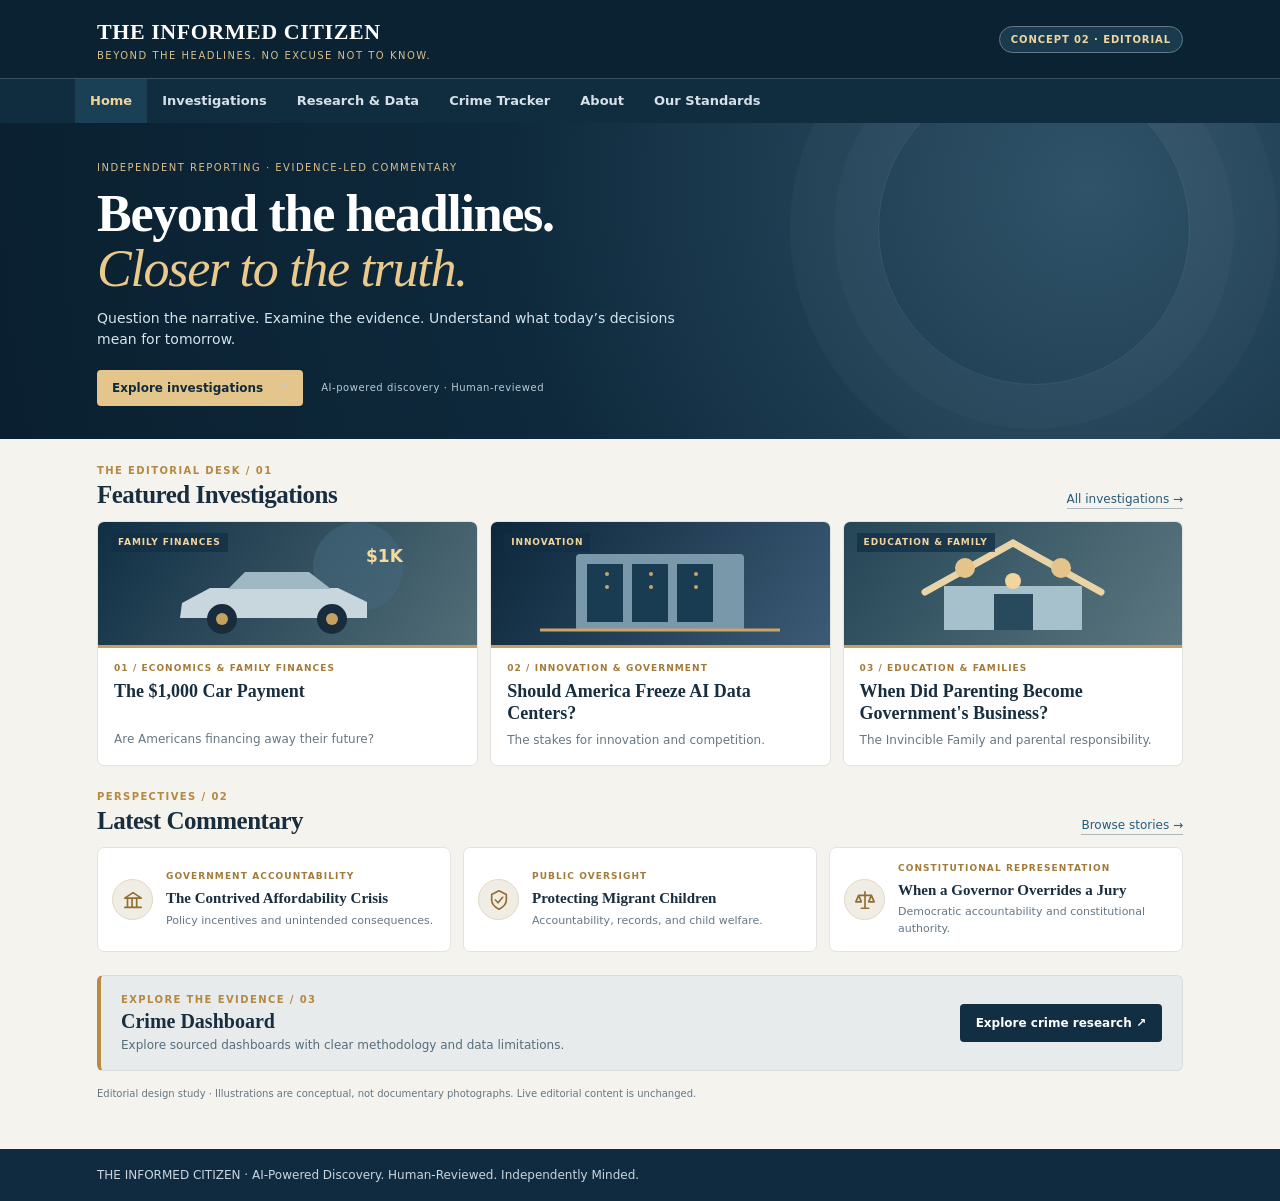
<file: visual-design-preview.html>
<!doctype html><html lang="en"><head><meta charset="utf-8"><meta name="viewport" content="width=device-width,initial-scale=1"><title>Editorial Design Concept 02 | The Informed Citizen</title><style>
:root{--navy:#102b40;--gold:#b98b42;--ink:#1d3344;--muted:#667785;--paper:#f5f7f8}*{box-sizing:border-box}body{margin:0;background:var(--paper);color:var(--ink);font:15px/1.5 system-ui,-apple-system,Segoe UI,Arial}a{color:inherit}header{background:var(--navy);color:#fff}.shell{max-width:1130px;margin:auto;padding:0 22px}.mast{display:flex;justify-content:space-between;align-items:center;padding:18px 0}.brand{font-size:20px;font-weight:850;letter-spacing:.055em}.tag{font-size:11px;letter-spacing:.11em;color:#d7bd89;text-transform:uppercase}.preview{font-size:12px;border:1px solid #d5b77b;border-radius:20px;padding:5px 11px;color:#f0d6a4}nav{background:#193b54}.navin{display:flex;gap:24px;align-items:center;overflow:auto;white-space:nowrap;padding:12px 0}nav a{text-decoration:none;font-weight:650;font-size:13px;color:#eaf0f3}nav a.active{color:#f3cb83}.hero{background:linear-gradient(110deg,#15384f,#254e66);color:#fff;padding:32px 0}.hero h1{font:700 clamp(26px,3.5vw,40px)/1.1 Georgia,serif;margin:7px 0}.hero p{margin:0;color:#d6e4ec;max-width:670px}.eyebrow{color:#b58843;font-weight:850;letter-spacing:.11em;text-transform:uppercase;font-size:11px}.content{padding:24px 22px 42px}.sectiontitle{display:flex;justify-content:space-between;align-items:end;margin:0 0 13px}.sectiontitle h2{font:700 24px Georgia,serif;margin:3px 0 0}.sectiontitle a{font-size:13px;color:#275b7b}.featured{display:grid;grid-template-columns:repeat(3,1fr);gap:14px}.card{background:white;border:1px solid #e1e7ea;border-radius:12px;overflow:hidden;box-shadow:0 5px 18px #193b5409}.illustration{height:108px;display:flex;align-items:center;justify-content:center;position:relative;overflow:hidden;background:linear-gradient(125deg,#17354c,#38617a);color:#fff}.illustration svg{width:100%;height:100%;max-width:260px}.illustration .small{position:absolute;top:10px;left:12px;font-size:10px;letter-spacing:.1em;color:#f4d49a;font-weight:800}.cardbody{padding:13px 15px}.category{color:#a47b39;text-transform:uppercase;font-size:10px;font-weight:850;letter-spacing:.09em}.card h3{font:700 17px/1.25 Georgia,serif;margin:6px 0}.card p{font-size:12px;color:var(--muted);margin:0}.compact{display:grid;grid-template-columns:repeat(3,1fr);gap:14px}.compactcard{display:flex;gap:13px;align-items:flex-start;padding:15px;background:#fff;border:1px solid #e1e7ea;border-radius:11px;min-height:106px}.iconbox{flex:none;width:44px;height:44px;display:grid;place-items:center;border-radius:10px;background:#e9f0f3;color:#214960}.iconbox svg{width:25px;height:25px;stroke:currentColor;fill:none;stroke-width:1.8;stroke-linecap:round;stroke-linejoin:round}.compactcard h3{font:700 15px/1.25 Georgia,serif;margin:5px 0}.compactcard p{font-size:11px;color:var(--muted);margin:0}.section{margin-top:25px}.research{display:flex;align-items:center;justify-content:space-between;gap:18px;padding:18px 20px;background:#e7eff3;border-radius:12px}.research h3{margin:3px 0;font:700 20px Georgia,serif}.research p{margin:0;font-size:12px;color:#566d7a}.btn{display:inline-block;background:#153a54;color:#fff;padding:10px 16px;border-radius:7px;text-decoration:none;font-size:12px;font-weight:750;white-space:nowrap}.note{font-size:12px;color:#657682;margin-top:20px}.hub{display:none}.hub h2{font:700 30px Georgia,serif}.hubgrid{display:grid;grid-template-columns:1fr 1fr;gap:14px}.hubcard{background:#fff;border:1px solid #dce4e8;border-radius:12px;padding:23px}.hubcard h3{font:700 23px Georgia,serif;margin:9px 0}.hubcard p{font-size:13px;color:#5d707d}.future{background:#f1f4f5;border-style:dashed}footer{background:#102b40;color:#c8d5df;padding:17px 0;font-size:12px;margin-top:20px}@media(max-width:720px){.featured,.compact,.hubgrid{grid-template-columns:1fr}.featured .card{display:grid;grid-template-columns:36% 64%}.illustration{height:100%;min-height:120px}.compactcard{min-height:0}.mast{gap:10px}.brand{font-size:15px}.hero{padding:22px 0}.research{align-items:flex-start;flex-direction:column}}
</style><style>
/* Concept 02 — a more deliberate magazine-like visual hierarchy */
:root{--navy:#0c2435;--gold:#b88b45;--ink:#182e3e;--paper:#f5f3ee}
body{background:var(--paper);color:var(--ink)}
header{background:#0b2233}.mast{padding:15px 0}.brand{font-family:Georgia,serif;font-size:22px;font-weight:700;letter-spacing:.025em}.tag{letter-spacing:.15em;font-size:10px}.preview{border-color:#667787;color:#f1d5a0;background:#193b4d;font-size:10px;font-weight:800;letter-spacing:.09em}
nav{background:#102d40;border-top:1px solid #365066}.navin{gap:0;padding:0}.navin a{padding:12px 15px;transition:background .2s;color:#d7e0e6}.navin a:hover,.navin a.active{background:#1a4055;color:#f2d49a}
.hero{position:relative;background:radial-gradient(circle at 85% 20%,#305369 0,#0e293c 52%,#0a2030 100%);padding:37px 0 33px;overflow:hidden}.hero:after{content:"";position:absolute;right:7%;top:-50px;width:310px;height:310px;border:1px solid #7893a63b;border-radius:50%;box-shadow:0 0 0 44px #ffffff06,0 0 0 88px #ffffff06;pointer-events:none}.hero .shell{position:relative;z-index:1}.hero h1{font:700 clamp(31px,4.3vw,52px)/1.07 Georgia,serif;letter-spacing:-.025em;margin:11px 0}.hero h1 em{font-weight:400;color:#e9c98c}.hero p{font-size:14px;max-width:580px}.hero-actions{display:flex;align-items:center;gap:18px;margin-top:20px}.hero-actions a{display:inline-flex;gap:16px;background:#e4c58c;color:#112a3a;border-radius:4px;padding:9px 15px;text-decoration:none;font-size:12px;font-weight:800}.hero-actions span{font-size:10px;letter-spacing:.055em;color:#b9cad5}
.content{padding-top:24px}.sectiontitle{margin-bottom:12px}.sectiontitle h2{font-size:25px;letter-spacing:-.02em}.sectiontitle a{font-size:12px;text-decoration:none;border-bottom:1px solid #a9b6bf}.eyebrow{letter-spacing:.14em;font-size:10px}
.featured{gap:12px;grid-template-columns:1.12fr 1fr 1fr}.card{border-radius:7px;box-shadow:none;border:1px solid #e0e3e2;transition:transform .2s,box-shadow .2s}.card:hover{transform:translateY(-3px);box-shadow:0 10px 22px #122c4020}.illustration{height:126px;background:linear-gradient(125deg,#0f3045,#41677c)}.card:first-child .illustration{background:linear-gradient(125deg,#102f44,#526e78)}.card:nth-child(2) .illustration{background:linear-gradient(125deg,#0c273b,#3d5b76)}.card:nth-child(3) .illustration{background:linear-gradient(125deg,#254657,#5c7780)}.illustration:after{content:"";position:absolute;bottom:0;left:0;right:0;height:3px;background:#c5a061}.illustration .small{top:11px;left:13px;background:#112f46b8;padding:3px 7px;font-size:9px}.cardbody{padding:14px 16px 16px}.card h3{font-size:18px;line-height:1.22;min-height:43px}.card p{font-size:12px}.category{font-size:9px;letter-spacing:.12em}.section{margin-top:23px}.compact{gap:12px}.compactcard{min-height:94px;border-radius:7px;border-color:#e0e3e2;padding:14px;align-items:center}.compactcard h3{font-size:15px}.iconbox{background:#f0ede5;border:1px solid #e2d8c4;color:#926d32;width:41px;height:41px;border-radius:50%}.iconbox svg{width:22px;height:22px}.research{background:#e7ebeb;border:1px solid #d5dedf;border-left:4px solid #b88b45;border-radius:6px;padding:16px 20px}.research h3{font-size:20px}.research .btn{background:#112e43;border-radius:4px}.note{margin-top:15px;font-size:10px}
.hub h2{letter-spacing:-.02em}.hubgrid{gap:12px}.hubcard{border-radius:7px}.hubcard:first-child{border-top:4px solid #b88b45}.hubcard.future{border-top:4px solid #bcc8ce}
@media(min-width:900px){.featured .card:first-child{grid-column:auto}.content{padding-bottom:28px}}
@media(max-width:720px){.mast{padding:12px 0}.brand{font-size:17px}.hero{padding:28px 0}.hero:after{right:-190px}.hero h1{font-size:34px}.hero-actions{flex-wrap:wrap;gap:9px}.featured{grid-template-columns:1fr}.featured .card{grid-template-columns:35% 65%;min-height:132px}.illustration{min-height:132px}.card h3{font-size:17px;min-height:0}.cardbody{padding:11px 13px}.compact{grid-template-columns:1fr}.compactcard{min-height:0}.sectiontitle h2{font-size:23px}.research{padding:15px}}
</style></head><body><header><div class="shell"><div class="mast"><div><div class="brand">THE INFORMED CITIZEN</div><div class="tag">Beyond the Headlines. No Excuse Not to Know.</div></div><span class="preview">CONCEPT 02 · EDITORIAL</span></div></div><nav><div class="shell navin"><a href="#home" id="homeTab" class="active">Home</a><a href="investigations.html">Investigations</a><a href="research.html">Research &amp; Data</a><a href="#crime" id="crimeTab">Crime Tracker</a><a href="about.html">About</a><a href="methodology.html">Our Standards</a></div></nav></header><div id="homeView"><section class="hero"><div class="shell"><div class="tag">Independent reporting · Evidence-led commentary</div><h1>Beyond the headlines.<br><em>Closer to the truth.</em></h1><p>Question the narrative. Examine the evidence. Understand what today’s decisions mean for tomorrow.</p><div class="hero-actions"><a href="investigations.html">Explore investigations <span>↗</span></a><span>AI-powered discovery · Human-reviewed</span></div></div></section><main class="shell content"><div class="sectiontitle"><div><div class="eyebrow">The editorial desk / 01</div><h2>Featured Investigations</h2></div><a href="investigations.html">All investigations →</a></div><div class="featured">
<article class="card"><div class="illustration"><span class="small">FAMILY FINANCES</span><svg viewBox="0 0 260 110"><circle cx="200" cy="37" r="45" fill="#466b80" opacity=".5"/><path d="M24 73L52 58H180L209 72V88H22Z" fill="#c8d7dd"/><path d="M70 59L87 42H151L173 59Z" fill="#9fb8c4"/><circle cx="64" cy="89" r="15" fill="#182c3d"/><circle cx="174" cy="89" r="15" fill="#182c3d"/><circle cx="64" cy="89" r="6" fill="#c5a05f"/><circle cx="174" cy="89" r="6" fill="#c5a05f"/><text x="208" y="32" fill="#f6d99c" font-size="17" font-weight="800">$1K</text></svg></div><div class="cardbody"><div class="category">01 / Economics &amp; family finances</div><h3>The $1,000 Car Payment</h3><p>Are Americans financing away their future?</p></div></article>
<article class="card"><div class="illustration"><span class="small">INNOVATION</span><svg viewBox="0 0 260 110"><rect x="46" y="24" width="168" height="77" rx="4" fill="#7999aa"/><g fill="#1a3c52"><rect x="57" y="34" width="36" height="58"/><rect x="102" y="34" width="36" height="58"/><rect x="147" y="34" width="36" height="58"/></g><g fill="#c9a668"><circle cx="77" cy="44" r="2"/><circle cx="77" cy="57" r="2"/><circle cx="121" cy="44" r="2"/><circle cx="121" cy="57" r="2"/><circle cx="166" cy="44" r="2"/><circle cx="166" cy="57" r="2"/></g><path d="M10 100H250" stroke="#c9a668" stroke-width="3"/></svg></div><div class="cardbody"><div class="category">02 / Innovation &amp; government</div><h3>Should America Freeze AI Data Centers?</h3><p>The stakes for innovation and competition.</p></div></article>
<article class="card"><div class="illustration"><span class="small">EDUCATION &amp; FAMILY</span><svg viewBox="0 0 260 110"><path d="M42 62L130 13L218 62" fill="none" stroke="#e8d4a6" stroke-width="7" stroke-linecap="round"/><path d="M61 56V100H199V56" fill="#a7c1cc"/><path d="M111 100V64H150V100" fill="#29495c"/><circle cx="82" cy="38" r="10" fill="#e5c48a"/><circle cx="178" cy="38" r="10" fill="#e5c48a"/><circle cx="130" cy="51" r="8" fill="#f3d49e"/></svg></div><div class="cardbody"><div class="category">03 / Education &amp; families</div><h3>When Did Parenting Become Government's Business?</h3><p>The Invincible Family and parental responsibility.</p></div></article></div>
<section class="section"><div class="sectiontitle"><div><div class="eyebrow">Perspectives / 02</div><h2>Latest Commentary</h2></div><a href="investigations.html">Browse stories →</a></div><div class="compact"><div class="compactcard"><div class="iconbox"><svg viewBox="0 0 24 24"><path d="M3 10L12 4L21 10M4 10H20M6 10V20M11 10V20M16 10V20M3 20H21"/></svg></div><div><div class="category">Government accountability</div><h3>The Contrived Affordability Crisis</h3><p>Policy incentives and unintended consequences.</p></div></div><div class="compactcard"><div class="iconbox"><svg viewBox="0 0 24 24"><path d="M12 2L20 6V12C20 17 16 20 12 22C8 20 4 17 4 12V6Z"/><path d="M8 12L11 15L16 9"/></svg></div><div><div class="category">Public oversight</div><h3>Protecting Migrant Children</h3><p>Accountability, records, and child welfare.</p></div></div><div class="compactcard"><div class="iconbox"><svg viewBox="0 0 24 24"><path d="M12 3V21M5 7H19M5 7L2 14H8Z M19 7L16 14H22Z M8 21H16"/></svg></div><div><div class="category">Constitutional representation</div><h3>When a Governor Overrides a Jury</h3><p>Democratic accountability and constitutional authority.</p></div></div></div></section>
<section class="section"><div class="research"><div><div class="eyebrow">Explore the evidence / 03</div><h3>Crime Dashboard</h3><p>Explore sourced dashboards with clear methodology and data limitations.</p></div><a class="btn" href="#crime">Explore crime research <span>↗</span></a></div></section><div class="note">Editorial design study · Illustrations are conceptual, not documentary photographs. Live editorial content is unchanged.</div></main></div>
<div class="hub shell content" id="crimeView"><div class="eyebrow">Interactive research · Evidence and methodology</div><h2>Crime Dashboard</h2><p>Explore the evidence, compare definitions, and examine what crime statistics can—and cannot—establish.</p><div class="hubgrid"><div class="hubcard"><div class="category">Available dashboard</div><h3>Immigration &amp; Crime</h3><p>Federal sentencing figures, offense categories, documented cases, and sources.</p><a class="btn" href="immigration-crime.html" target="_blank" rel="noopener noreferrer">Open dashboard in new tab ↗</a></div><div class="hubcard future"><div class="category">Future research</div><h3>Urban Crime &amp; Communities</h3><p>A potential future dashboard comparing crime patterns, jurisdictions, and local context. No findings are published yet.</p></div></div><p class="note">The Crime Tracker hub remains within the main site. Only the individual dashboard opens a new tab.</p></div>
<footer><div class="shell">THE INFORMED CITIZEN · AI-Powered Discovery. Human-Reviewed. Independently Minded.</div></footer><script>function view(){let crime=location.hash==="#crime";document.getElementById("homeView").style.display=crime?"none":"block";document.getElementById("crimeView").style.display=crime?"block":"none";document.getElementById("homeTab").classList.toggle("active",!crime);document.getElementById("crimeTab").classList.toggle("active",crime)}window.addEventListener("hashchange",view);view();</script></body></html>
</file>
<file: editorial-theme.css>
/* Editorial Concept 02 — shared site-wide design language */
:root{--navy:#0c2435;--gold:#b88b45;--ink:#182e3e;--paper:#f5f3ee;--line:#dfe2e1}
body{background:var(--paper);color:var(--ink)}
.mast{background:#0b2233;border-bottom:0;color:#fff}
.mastin{min-height:84px}
.identity,.name{color:#fff}.identity img{width:61px;height:61px;border:2px solid #c4a36a}
.tag{color:#e3c58d;letter-spacing:1.6px}.outline{border-color:#678094;color:#eaf1f5}.fb{background:#e5c58c;color:#102638;border-color:#e5c58c}
.nav{background:#102d40;border-bottom:1px solid #365066}
.navin{gap:0}.nav a{color:#d7e0e6;padding:12px 14px;border:0;font-size:11px;letter-spacing:.55px}
.nav a:first-child{border-color:transparent}.nav a[aria-current="page"],.nav a:hover{background:#1a4055;color:#f2d49a;text-decoration:none}
.hero{background:radial-gradient(circle at 85% 20%,#305369 0,#0e293c 52%,#0a2030 100%)}
.hero:after{right:5%;top:-120px;width:340px;height:340px;box-shadow:0 0 0 45px #ffffff07,0 0 0 90px #ffffff05}
.heroin{padding-top:38px;padding-bottom:39px}.hero h1{font-size:clamp(35px,4.3vw,52px);letter-spacing:-1.3px;margin:10px 0 13px}.hero p{font-size:14px;margin:0}.herobox strong{font-size:20px}.herobox small{margin-top:9px}
.main{padding-top:24px;padding-bottom:34px}.section{margin-top:25px}.sectionhead{margin-bottom:12px}.sectionhead h2{font-size:26px}.sectionhead a{font-size:12px;text-decoration:underline;text-decoration-color:#b8c5c9;text-underline-offset:4px}
.eyebrow{font-size:10px;letter-spacing:1.7px}
.featuregrid{grid-template-columns:1.12fr 1fr;gap:12px}.smallstack{gap:12px}
.story{border:1px solid #dfe3e2;border-radius:7px;box-shadow:none;transition:box-shadow .2s,transform .2s}
.story:hover{box-shadow:0 8px 22px #122c4016;transform:translateY(-2px)}
.art{height:115px;padding:13px;background:linear-gradient(125deg,#123247,#41687b)}
.art:after{width:145px;height:145px;right:-55px;top:-70px}
.art em{font-family:system-ui,sans-serif;font-size:11px;font-weight:800;letter-spacing:1px;opacity:1;background:#0e2b40ad;padding:5px 8px;border-radius:3px}
.featured .art{height:145px}.featured .storybody{padding:15px 17px}.featured h3{font-size:21px}
.smallstack .art{width:128px}.smallstack .storybody{padding:13px 15px}.smallstack h3{font-size:17px}
.storybody{padding:14px 16px}.story h3{font-size:18px;margin:6px 0 8px}.story p{font-size:12px;margin-bottom:10px}
.story .bottom{padding-top:9px;font-size:10px}.kicker{font-size:9px;letter-spacing:1.3px}
.art.car{background:linear-gradient(130deg,#18384d,#536f7a)}.art.ai{background:linear-gradient(130deg,#102d42,#385b78)}.art.school{background:linear-gradient(130deg,#294c5d,#697d7f)}
.grid{gap:12px}.grid .story .art{height:92px}.grid .story h3{font-size:16px}.grid .story .storybody{padding:12px 15px}
.research{border-left:4px solid var(--gold);border-radius:6px;background:#e7ebeb;grid-template-columns:1fr .42fr}
.researchcopy{padding:18px 22px}.research h3{font-size:21px;margin:5px 0}.research p{font-size:12px;margin:6px 0}.button{padding:10px 15px}.viz{padding:16px;gap:8px}.viz .bar{height:11px}
.aboutband{background:#e9e8e1}.aboutin{padding-top:18px;padding-bottom:18px}.aboutin img{width:68px;height:68px}.aboutin h3{font-size:19px}
.footer{background:#0b2233;padding:24px 0}
.page-main{padding-top:22px;padding-bottom:38px}.page-hero{padding-top:24px;padding-bottom:20px}.page-hero h1{font-family:Georgia,serif;font-size:clamp(30px,4vw,44px);letter-spacing:-.7px}
.page-hero p{max-width:780px}.page-main article,.page-main .research-panel{border-radius:7px}
.page-main h2,.page-main h3{letter-spacing:-.25px}
.editorial-symbol{display:flex;align-items:center;justify-content:center;position:absolute;right:20px;top:12px;color:#f2d69c;opacity:.9}
.editorial-symbol svg{width:68px;height:68px;stroke:currentColor;stroke-width:1.5;fill:none;stroke-linecap:round;stroke-linejoin:round}
.art{position:relative}
.art .editorial-symbol{right:15px;top:9px}
.grid .art .editorial-symbol svg{width:52px;height:52px}
@media(max-width:800px){.featuregrid{grid-template-columns:1fr}.smallstack{grid-template-columns:repeat(2,minmax(0,1fr))}.smallstack .story{flex-direction:column}.smallstack .art{height:100px;width:100%}.grid{grid-template-columns:repeat(3,minmax(0,1fr))}.research{grid-template-columns:1fr}.viz{display:none}}
@media(max-width:650px){.mastin{min-height:72px}.identity img{width:47px;height:47px}.name{font-size:18px}.tag{font-size:7px}.nav a{font-size:10px;padding:11px 12px}.heroin{padding:29px 17px}.hero h1{font-size:35px}.smallstack{grid-template-columns:1fr}.smallstack .story{flex-direction:row}.smallstack .art{width:105px;height:auto}.grid{grid-template-columns:1fr}.grid .story{flex-direction:row}.grid .story .art{width:92px;height:auto;flex-shrink:0}.grid .story .storybody{padding:11px 13px}.grid .story h3{font-size:15px}.grid .story p,.grid .story .bottom{display:none}.featured .art{height:130px}.featured h3{font-size:20px}.sectionhead h2{font-size:23px}.section{margin-top:22px}}

/* Mobile overflow corrections: keep navigation one row and prevent cropped card labels */
.nav .navin{display:flex;flex-flow:row nowrap;align-items:center;justify-content:flex-start;gap:0;overflow-x:auto;overflow-y:hidden;-webkit-overflow-scrolling:touch;scrollbar-width:none;max-width:100%;min-width:0}
.nav .navin::-webkit-scrollbar{display:none}
.nav .navin>a{display:inline-flex;align-items:center;flex:0 0 auto;white-space:nowrap;min-width:max-content}
.story,.storybody,.sectionhead,.sectionhead>div,.researchcopy{min-width:0}
.story h3,.story h3 a,.story p{overflow-wrap:break-word}
@media(max-width:650px){
.nav .navin{flex-wrap:nowrap!important;gap:0!important;padding-top:0!important;padding-bottom:0!important}
.nav .navin>a{padding:12px 13px!important;font-size:10px;line-height:1.2;letter-spacing:.35px}
.grid .story .art{width:96px;min-width:96px;padding:8px;align-items:center;justify-content:center}
.grid .art em{display:none}
.grid .art .editorial-symbol{position:static;display:flex}
.grid .art .editorial-symbol svg{width:43px;height:43px}
.smallstack .art{min-width:105px;padding:9px}
.smallstack .art em{font-size:9px;letter-spacing:0;overflow-wrap:anywhere;line-height:1.2}
.smallstack .art .editorial-symbol{right:6px;top:6px}
.sectionhead{align-items:flex-start;gap:9px}
.sectionhead h2{font-size:clamp(21px,6vw,24px)}
.sectionhead>a{flex:0 0 auto;font-size:11px;align-self:flex-end}
.researchcopy{padding:16px}
.research .button{max-width:100%;white-space:normal}
}

/* Header alignment: preserve editorial page gutters on desktop */
@media(min-width:651px){
nav.nav .navin{padding-left:22px!important;padding-right:22px!important;gap:3px!important}
nav.nav .navin>a{padding-left:15px;padding-right:15px}
}
@media(max-width:650px){
nav.nav .navin{padding-left:12px!important;padding-right:12px!important}
}
.identity .brandmark{display:block;width:61px;height:61px;flex:0 0 61px;filter:none}
@media(max-width:650px){.identity .brandmark{width:47px;height:47px;flex-basis:47px}}
</file>
<file: styles.css>
:root{--ink:#142b3e;--navy:#102a40;--muted:#5d6c78;--gold:#b88b45;--paper:#f7f7f4;--line:#dce1e3;--white:#fff}*{box-sizing:border-box}html{scroll-behavior:smooth}body{margin:0;background:var(--paper);color:var(--ink);font-family:system-ui,-apple-system,Segoe UI,Arial,sans-serif;line-height:1.55}a{color:inherit;text-decoration:none}a:hover{text-decoration:underline}.shell{max-width:1190px;margin:auto;padding:0 24px}.topline{background:#0a1e30;color:#e6e6df;font-size:11px;letter-spacing:1.7px;text-align:center;padding:9px 10px;font-weight:700}.mast{background:#fff;border-bottom:1px solid var(--line)}.mastin{display:flex;align-items:center;justify-content:space-between;gap:20px;min-height:110px}.identity{display:flex;align-items:center;gap:16px}.identity img{width:78px;height:78px;border-radius:50%;object-fit:cover}.name{font-family:Georgia,serif;font-size:clamp(22px,2.6vw,31px);font-weight:bold;letter-spacing:-.7px;line-height:1}.tag{font-size:10px;letter-spacing:1.9px;color:var(--gold);font-weight:800;margin-top:10px}.actions{display:flex;align-items:center;gap:13px}.outline{border:1px solid #aab7c0;border-radius:4px;padding:10px 15px;font-size:12px;font-weight:750}.fb{background:var(--navy);color:white;border:1px solid var(--navy);padding:11px 16px;border-radius:4px;font-size:12px;font-weight:750}.nav{background:white;border-bottom:1px solid var(--line)}.navin{display:flex;gap:32px;align-items:center;overflow-x:auto;white-space:nowrap}.nav a{padding:14px 0;font-size:12px;letter-spacing:.7px;font-weight:800;text-transform:uppercase;border-bottom:3px solid transparent}.nav a:first-child{border-color:var(--gold)}.hero{background:linear-gradient(120deg,#102b42,#1b3b50);color:white;position:relative;overflow:hidden}.hero:after{content:"";position:absolute;right:-80px;top:-190px;width:510px;height:510px;border:1px solid #ffffff25;border-radius:50%;box-shadow:0 0 0 60px #ffffff08,0 0 0 120px #ffffff05}.heroin{padding:61px 24px 66px;position:relative;z-index:1;display:grid;grid-template-columns:1.4fr .6fr;gap:48px;align-items:center}.eyebrow{font-size:11px;font-weight:850;letter-spacing:2.2px;text-transform:uppercase;color:var(--gold)}.hero h1{font-family:Georgia,serif;font-size:clamp(38px,5vw,63px);line-height:1.08;letter-spacing:-1.7px;margin:15px 0 20px;font-weight:600}.hero p{max-width:670px;color:#dbe5e8;font-size:15px}.herobox{border-left:3px solid var(--gold);padding:8px 0 8px 22px;color:#f1eee6}.herobox strong{display:block;font-family:Georgia,serif;font-size:23px;font-weight:normal;line-height:1.3}.herobox small{display:block;margin-top:18px;color:#d4dce0;font-size:12px}.main{padding-top:43px;padding-bottom:64px}.sectionhead{display:flex;justify-content:space-between;align-items:end;gap:15px;margin-bottom:20px}.sectionhead h2{font-family:Georgia,serif;font-size:30px;letter-spacing:-.6px;margin:3px 0 0}.sectionhead a{font-size:12px;font-weight:800;color:#1d567a}.grid{display:grid;grid-template-columns:repeat(3,minmax(0,1fr));gap:19px}.featuregrid{display:grid;grid-template-columns:1.45fr 1fr;gap:20px}.story{background:white;border:1px solid var(--line);overflow:hidden;display:flex;flex-direction:column}.art{height:160px;position:relative;overflow:hidden;display:flex;align-items:end;padding:19px;background:linear-gradient(130deg,#2e4857,#112c40);color:#f2f0e8}.art:after{content:"";position:absolute;width:180px;height:180px;right:-70px;top:-75px;border:1px solid #ffffff35;border-radius:50%;box-shadow:0 0 0 35px #ffffff08}.art em{position:relative;z-index:1;font-style:normal;font-family:Georgia,serif;font-size:35px;opacity:.7}.art.car{background:linear-gradient(130deg,#4b5d64,#182d3c)}.art.ai{background:linear-gradient(130deg,#244c5d,#101f32)}.art.school{background:linear-gradient(130deg,#77715c,#273b40)}.art.gov{background:linear-gradient(130deg,#4e6370,#203b53)}.art.child{background:linear-gradient(130deg,#626a6c,#263b43)}.art.civic{background:linear-gradient(130deg,#535a70,#1a3244)}.storybody{padding:20px 21px 22px;flex:1;display:flex;flex-direction:column}.kicker{color:#a37737;font-size:10px;letter-spacing:1.5px;text-transform:uppercase;font-weight:850}.story h3{font-family:Georgia,serif;font-size:22px;line-height:1.25;letter-spacing:-.4px;margin:9px 0 10px}.story p{color:#5b6870;font-size:13px;margin:0 0 17px}.story .bottom{margin-top:auto;display:flex;align-items:center;justify-content:space-between;gap:8px;border-top:1px solid #edf0f0;padding-top:14px;font-size:11px;color:#6b7880}.story .bottom a{color:#1e5777;font-weight:800}.featured .art{height:240px}.featured h3{font-size:29px}.featured .storybody{padding:26px}.smallstack{display:grid;gap:20px}.smallstack .story{flex-direction:row}.smallstack .art{height:auto;width:135px;flex-shrink:0}.smallstack .storybody{padding:19px}.smallstack h3{font-size:19px}.smallstack p{display:none}.smallstack .bottom{border:0;padding-top:0}.section{margin-top:52px}.research{background:#fff;border:1px solid var(--line);display:grid;grid-template-columns:1.1fr .9fr;overflow:hidden}.researchcopy{padding:38px}.research h3{font-family:Georgia,serif;font-size:29px;line-height:1.2;margin:12px 0}.research p{color:var(--muted);font-size:14px;max-width:560px}.button{display:inline-block;background:var(--navy);color:white;padding:12px 18px;font-size:12px;font-weight:800;margin-top:9px;border-radius:3px}.viz{background:#e8eef0;padding:28px;display:flex;flex-direction:column;justify-content:center;gap:13px}.viz .bar{height:17px;border-radius:2px;background:linear-gradient(90deg,#193c55 70%,#c39a5c 70%)}.viz .bar:nth-child(2){width:84%}.viz .bar:nth-child(3){width:91%}.viz .bar:nth-child(4){width:76%}.viz small{color:#536671;font-size:11px}.aboutband{background:#e9e8e1;border-top:1px solid #d9d9d1;border-bottom:1px solid #d9d9d1}.aboutin{display:flex;align-items:center;gap:25px;padding-top:29px;padding-bottom:29px}.aboutin img{width:88px;height:88px;object-fit:cover;border-radius:50%;border:3px solid white}.aboutin h3{font-family:Georgia,serif;font-size:23px;margin:4px 0}.aboutin p{font-size:13px;color:#4d5e68;margin:0}.aboutin a{font-size:12px;color:#174d70;font-weight:800}.footer{background:#0e2639;color:#d6e0e4;padding:38px 0}.footerin{display:flex;justify-content:space-between;gap:20px;align-items:center}.footer strong{font-family:Georgia,serif;font-size:19px}.footer p{font-size:12px;color:#b7c7cd}.footlinks{display:flex;gap:20px;font-size:12px}.preview{position:fixed;bottom:14px;right:14px;background:#fff;color:#1b3c50;border:1px solid #c7d0d5;box-shadow:0 5px 30px #0002;padding:9px 13px;font-size:11px;font-weight:750;z-index:5;border-radius:5px}@media(max-width:800px){.heroin{grid-template-columns:1fr;gap:20px}.herobox{display:none}.featuregrid{grid-template-columns:1fr}.grid{grid-template-columns:repeat(2,minmax(0,1fr))}.actions .outline{display:none}.mastin{min-height:90px}.identity img{width:58px;height:58px}.name{font-size:22px}.tag{font-size:8px}.research{grid-template-columns:1fr}.viz{min-height:160px}.footerin{flex-direction:column;align-items:start}}@media(max-width:530px){.shell{padding-left:17px;padding-right:17px}.mastin{gap:10px}.name{font-size:19px}.tag{font-size:7px;letter-spacing:1px}.fb{font-size:10px;padding:9px}.navin{gap:20px}.nav a{font-size:10px}.heroin{padding-top:42px;padding-bottom:45px}.hero h1{font-size:39px}.grid{grid-template-columns:1fr}.smallstack .art{width:90px}.smallstack h3{font-size:17px}.featured .art{height:180px}.featured h3{font-size:24px}.sectionhead h2{font-size:27px}.aboutin img{width:68px;height:68px}.aboutin{gap:15px}.preview{font-size:9px}}

/* Shared editorial pages */
.page-hero{padding:54px 0 28px}.page-hero h1{font-size:clamp(36px,5vw,62px);line-height:1.08;letter-spacing:-1.5px;margin:8px 0 12px}.eyebrow{font-size:12px;font-weight:800;letter-spacing:2px;text-transform:uppercase;color:var(--gold)}.intro{max-width:740px;color:var(--muted);font-size:17px}.page-main{min-height:65vh;padding-bottom:70px}.article-grid{display:grid;grid-template-columns:repeat(3,minmax(0,1fr));gap:18px;margin:26px 0}.story-tile{border:1px solid var(--line);border-radius:10px;background:#fff;padding:22px;display:flex;flex-direction:column;gap:12px;min-height:190px}.story-tile h2{font-size:21px;line-height:1.25;margin:0}.story-tile p{color:var(--muted);margin:0}.story-tile a,.cta-link{font-weight:800;color:#234b69;margin-top:auto}.filters{display:flex;gap:10px;flex-wrap:wrap;margin:20px 0}.filter{border:1px solid #cad2d7;background:#fff;padding:10px 15px;border-radius:24px;font-weight:700;color:var(--ink);cursor:pointer}.filter[aria-pressed=true]{background:var(--navy);color:white}.searchbox{padding:13px 16px;width:100%;max-width:500px;border:1px solid #cbd4d9;border-radius:8px;font:inherit}.loadmore{padding:12px 20px;background:var(--navy);color:#fff;border:0;border-radius:6px;font:inherit;font-weight:800;cursor:pointer}.notice{border-left:4px solid var(--gold);background:#fff;padding:17px 20px;color:var(--muted);margin:20px 0}.profile{display:grid;grid-template-columns:200px 1fr;gap:30px;align-items:center;background:#fff;border:1px solid var(--line);border-radius:12px;padding:30px;margin:30px 0}.profile img{width:190px;height:190px;object-fit:cover;border-radius:50%}.readable{max-width:830px;font-size:17px;line-height:1.75}.readable h2{margin-top:32px}.research-panel{border:1px solid var(--line);background:#fff;border-radius:12px;padding:30px;margin:24px 0}.link-list a{display:block;padding:12px 0;border-bottom:1px solid var(--line);font-weight:700}@media(max-width:760px){.article-grid{grid-template-columns:1fr}.profile{grid-template-columns:1fr;text-align:center}.profile img{margin:auto}.page-hero{padding:35px 0 18px}}
</file>
